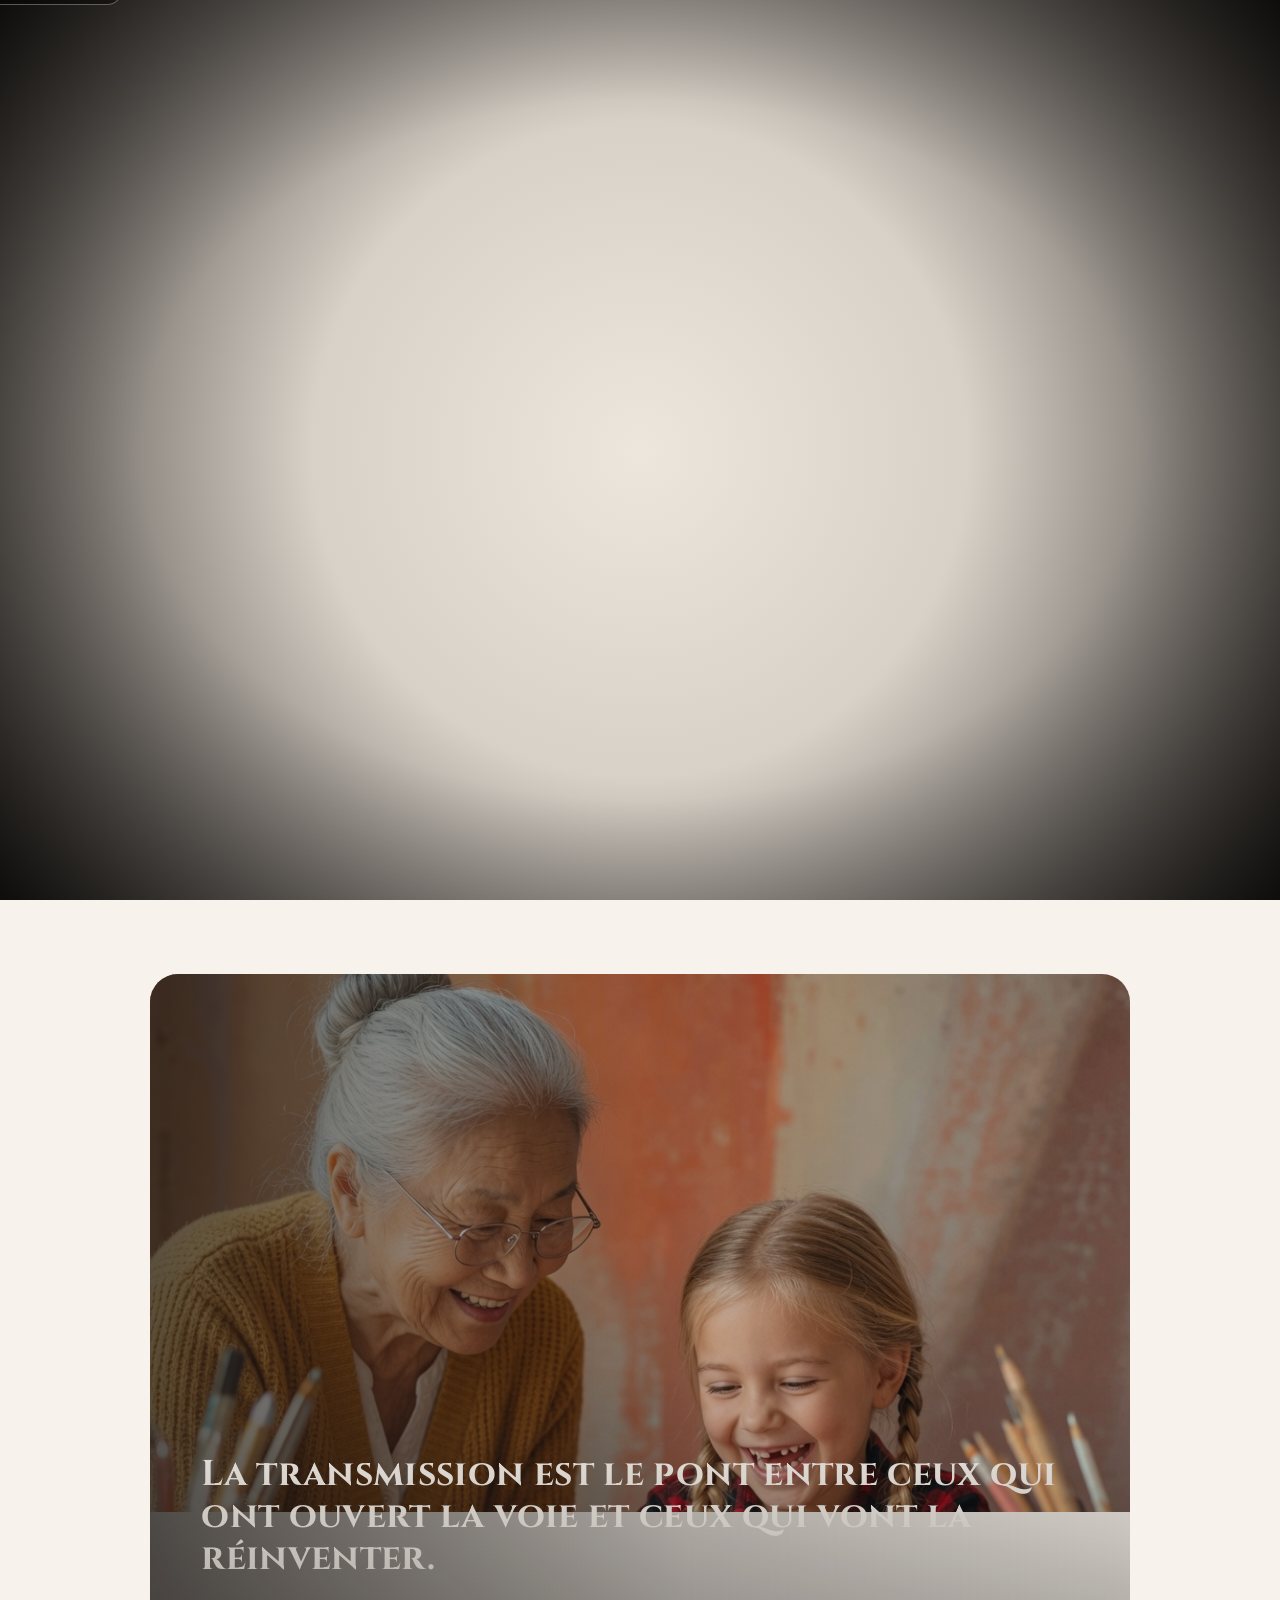
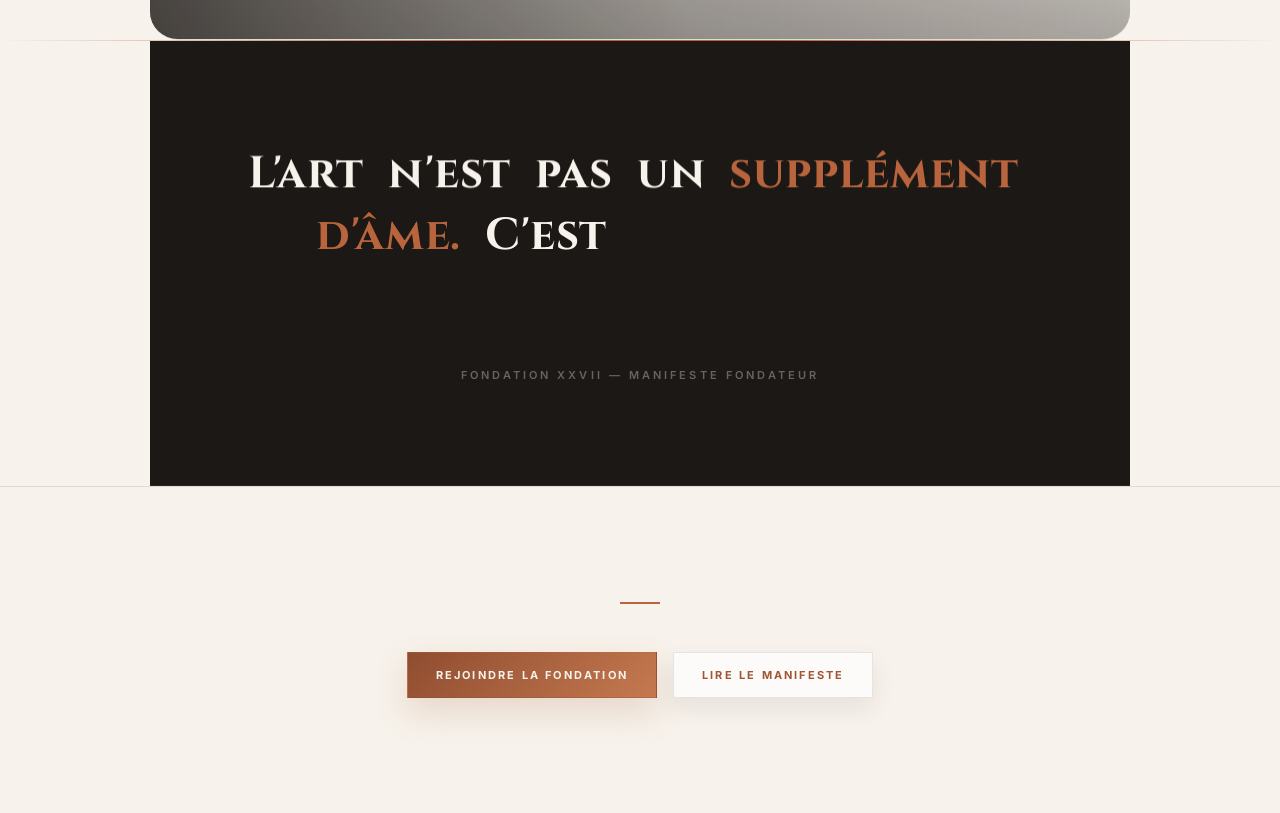
<file: index.html>
<!doctype html>
<html lang="fr">
<head>
<meta charset="utf-8">
<meta name="viewport" content="width=device-width, initial-scale=1">
<title>Accueil — Fondation XXVII</title>
<meta name="description" content="La Fondation XXVII accompagne les jeunes créateurs à travers l'art, l'éducation et la transmission.">
<meta property="og:title" content="Fondation XXVII — L'art pour révéler les talents">
<meta property="og:type" content="website">
<link rel="preconnect" href="https://fonts.googleapis.com">
<link rel="preconnect" href="https://fonts.gstatic.com" crossorigin>
<link href="https://fonts.googleapis.com/css2?family=Inter:wght@400;500;600;700;800&family=Cinzel:wght@600;700;800&display=swap" rel="stylesheet">
<link rel="stylesheet" href="assets/css/app.css">
<link rel="stylesheet" href="assets/css/upgrade.css">
<link rel="stylesheet" href="assets/css/multipage-version.css?v=expo-fondation-visible-20260623">
<link rel="stylesheet" href="editorial-model-upgrade.css">
<link rel="stylesheet" href="assets/css/finishing-touch.css">
<link rel="stylesheet" href="assets/css/cartier-level.css">
<link rel="stylesheet" href="assets/css/prestige.css">
<link rel="stylesheet" href="assets/css/portal-intro.css?v=intro-contain-20260623">
<link rel="stylesheet" href="assets/css/home-hotfix.css">
<link rel="stylesheet" href="assets/css/accueil-step1.css">
<link rel="stylesheet" href="assets/css/home-video-accueil.css">
  <link rel="stylesheet" href="assets/css/home-hero-video.css">
<link rel="stylesheet" href="assets/css/responsive-final.css?v=title-social-links-20260702">
</head>
<body class="page-home">

<div id="portal-gate">
  <video id="portal-v1" class="portal-video active" autoplay muted playsinline preload="auto" src="video%20d%20accueil.mp4"></video>
  <button class="portal-skip" type="button">Passer l'intro</button>
</div>

<a class="skip" href="#main">Aller au contenu</a>

<div class="page">

  <!-- Ticker -->
  <div class="xxvii-ticker">
    <div class="xxvii-ticker-inner">
      <span><em>Fondation XXVII</em>L'art pour révéler les talents</span>
      <span><em>Geneva · Paris · São Paulo · Shanghai · Tokyo</em>Une fondation internationale en naissance</span>
      <span><em>Academy</em>Premier programme d'ateliers · ouverture annoncée</span>
      <span><em>Rejoindre</em>partnerships@fondationxxvii.org</span>
      <span><em>Vision</em>L'art comme langage universel de transmission</span>
    </div>
  </div>

  <!-- Navigation -->
  <header class="topbar">
    <div class="brand-lockup brand-text-only"><span>Fondation XXVII</span></div>
    <nav class="nav" aria-label="Navigation principale">
      <a href="index.html">Accueil</a>
      <a href="manifeste.html">Manifeste</a>
      <a href="institut.html">Institut XXVII</a>
      <a href="academy.html">Academy</a>
      <a href="galerie.html">Galerie</a>
      <a href="mecenat.html">Mécénat</a>
      <a href="equipe.html">Maison XXVII</a>
      <a href="contact.html">Contact</a>
    </nav>
  </header>

  <main id="main">

    <!-- 1. HERO -->
    <section class="hero" id="page1">
      <div class="panel">
        
<div class="home-hero-video-wrap">
  <video class="home-hero-video" autoplay muted loop playsinline preload="metadata">
    <source src="accueil3.mp4" type="video/mp4">
  </video>
</div>

<div class="eyebrow">Fondation internationale · Art &amp; Transmission</div>
        <h1 class="hero-oneline" style="color:#7a3b1e;">FONDATION XXVII</h1>
        <p class="hero-essence">L'art comme langage de transmission, d'élévation et de reconnaissance.</p>
      </div>
      <aside class="side"></div>
        </div>
      </aside>
    </section>

    <!-- 2. CHALEUR HUMAINE -->
<div class="xxvii-human-moment xxvii-reveal">
      <img src="assets/img/transmission-intergenerationnelle-v2.png" alt="Grand-mère transmettant l'art de la peinture à sa petite-fille — Fondation XXVII">
      <div class="xxvii-human-overlay">
        <div class="xxvii-human-text">
          <p class="xxvii-human-caption">La transmission est le pont entre ceux qui ont ouvert la voie et ceux qui vont la réinventer.</p>
        </div>
      </div>
    </div>

    <div class="xxvii-divider-line xxvii-reveal"></div>

    <!-- 3. MANIFESTE ANIMÉ -->
    <div class="xxvii-manifeste-anim">
      <div class="xxvii-manifeste-words">
        <span class="word">L'art</span>
        <span class="word">n'est</span>
        <span class="word">pas</span>
        <span class="word">un</span>
        <span class="word gold">supplément</span>
        <span class="word gold">d'âme.</span>
        <span class="word">C'est</span>
        <span class="word">une</span>
        <span class="word">manière</span>
        <span class="word">d'entrer</span>
        <span class="word">dans</span>
        <span class="word gold">le</span>
        <span class="word gold">monde.</span>
      </div>
      <div class="xxvii-manifeste-sub">Fondation XXVII — Manifeste fondateur</div>
    </div>

    <!-- 5. APPEL -->
    <div class="xxvii-appel xxvii-reveal">
      <div class="xxvii-appel-actions">
        <a class="btn" href="contact.html">Rejoindre la Fondation</a>
        <a class="btn alt" href="manifeste.html">Lire le manifeste</a>
      </div>
    </div>

  </main>
</div>

<script src="assets/js/app.js?v=creator-credit-translations-20260702"></script>
<script src="assets/js/portal-intro.js?v=intro-video-5s-20260623"></script>
<script src="assets/js/prestige.js"></script>

<style id="tam-accueil-width-final-lock">
/* TAM LOCK FINAL — Accueil : largeur cohérente avec le bloc titre/vidéo */

/* 1. Le hero accueil reste centré, sans colonne droite */
section.hero#page1{
  display:block !important;
  width:min(92vw, 980px) !important;
  max-width:980px !important;
  margin-left:auto !important;
  margin-right:auto !important;
  padding-left:0 !important;
  padding-right:0 !important;
}

section.hero#page1 .panel{
  width:100% !important;
  max-width:980px !important;
  margin-left:auto !important;
  margin-right:auto !important;
  padding-left:0 !important;
  padding-right:0 !important;
  background:transparent !important;
  border:0 !important;
  box-shadow:none !important;
}

section.hero#page1 .side{
  display:none !important;
}

/* 2. Vidéo plus large mais contenue */
section.hero#page1 .home-hero-video-wrap{
  width:100% !important;
  max-width:980px !important;
  margin:0 auto 18px auto !important;
  border-radius:24px !important;
  overflow:hidden !important;
  box-shadow:0 26px 70px rgba(33,29,26,.18) !important;
}

section.hero#page1 .home-hero-video{
  width:100% !important;
  height:clamp(300px, 38vw, 520px) !important;
  object-fit:cover !important;
  object-position:center center !important;
  display:block !important;
}

@media(max-width:640px){
  section.hero#page1 .home-hero-video-wrap{
    background:#17110d !important;
    border-radius:18px !important;
  }

  section.hero#page1 .home-hero-video{
    height:auto !important;
    object-fit:contain !important;
    object-position:center center !important;
    background:#17110d !important;
  }
}

/* 3. Le titre garde la même largeur que la vidéo */
section.hero#page1 .eyebrow,
section.hero#page1 .hero-oneline{
  width:100% !important;
  max-width:980px !important;
  margin-left:auto !important;
  margin-right:auto !important;
}

section.hero#page1 .eyebrow{
  margin-top:0 !important;
  margin-bottom:10px !important;
  color:#9f5634 !important;
}

section.hero#page1 .hero-oneline{
  margin-bottom:8px !important;
}

section.hero#page1 .hero-essence{
  width:100% !important;
  max-width:720px !important;
  margin:0 auto !important;
  color:rgba(66,42,31,.74) !important;
  font-family:'Inter',sans-serif !important;
  font-size:clamp(15px,1.25vw,18px) !important;
  line-height:1.55 !important;
  text-align:center !important;
  letter-spacing:.01em !important;
}

/* 4. Les deux panneaux géants reprennent EXACTEMENT la largeur du hero */
.xxvii-manifeste-anim,
.xxvii-human-moment{
  width:min(92vw, 980px) !important;
  max-width:980px !important;
  margin-left:auto !important;
  margin-right:auto !important;
  left:auto !important;
  right:auto !important;
  transform:none !important;
}

/* 5. Le manifeste ne doit plus être pleine largeur */
.xxvii-manifeste-anim{
  padding-left:clamp(24px, 4vw, 70px) !important;
  padding-right:clamp(24px, 4vw, 70px) !important;
  border-radius:0 !important;
}

/* 6. Le panneau image ne doit plus être plein écran */
.xxvii-human-moment{
  min-height:auto !important;
  height:auto !important;
  max-height:none !important;
  overflow:hidden !important;
  border-radius:28px !important;
}

.xxvii-human-moment img{
  width:100% !important;
  height:clamp(320px, 42vw, 560px) !important;
  max-height:560px !important;
  object-fit:cover !important;
  object-position:center center !important;
  display:block !important;
}

/* 7. Overlay texte contenu dans la même largeur */
.xxvii-human-overlay,
.xxvii-human-text{
  max-width:100% !important;
}

/* 8. Sécurité : aucun bloc accueil ne dépasse */
#page1,
#page1 *,
.xxvii-manifeste-anim,
.xxvii-human-moment{
  box-sizing:border-box !important;
}
</style>

</body>
</html>
</file>
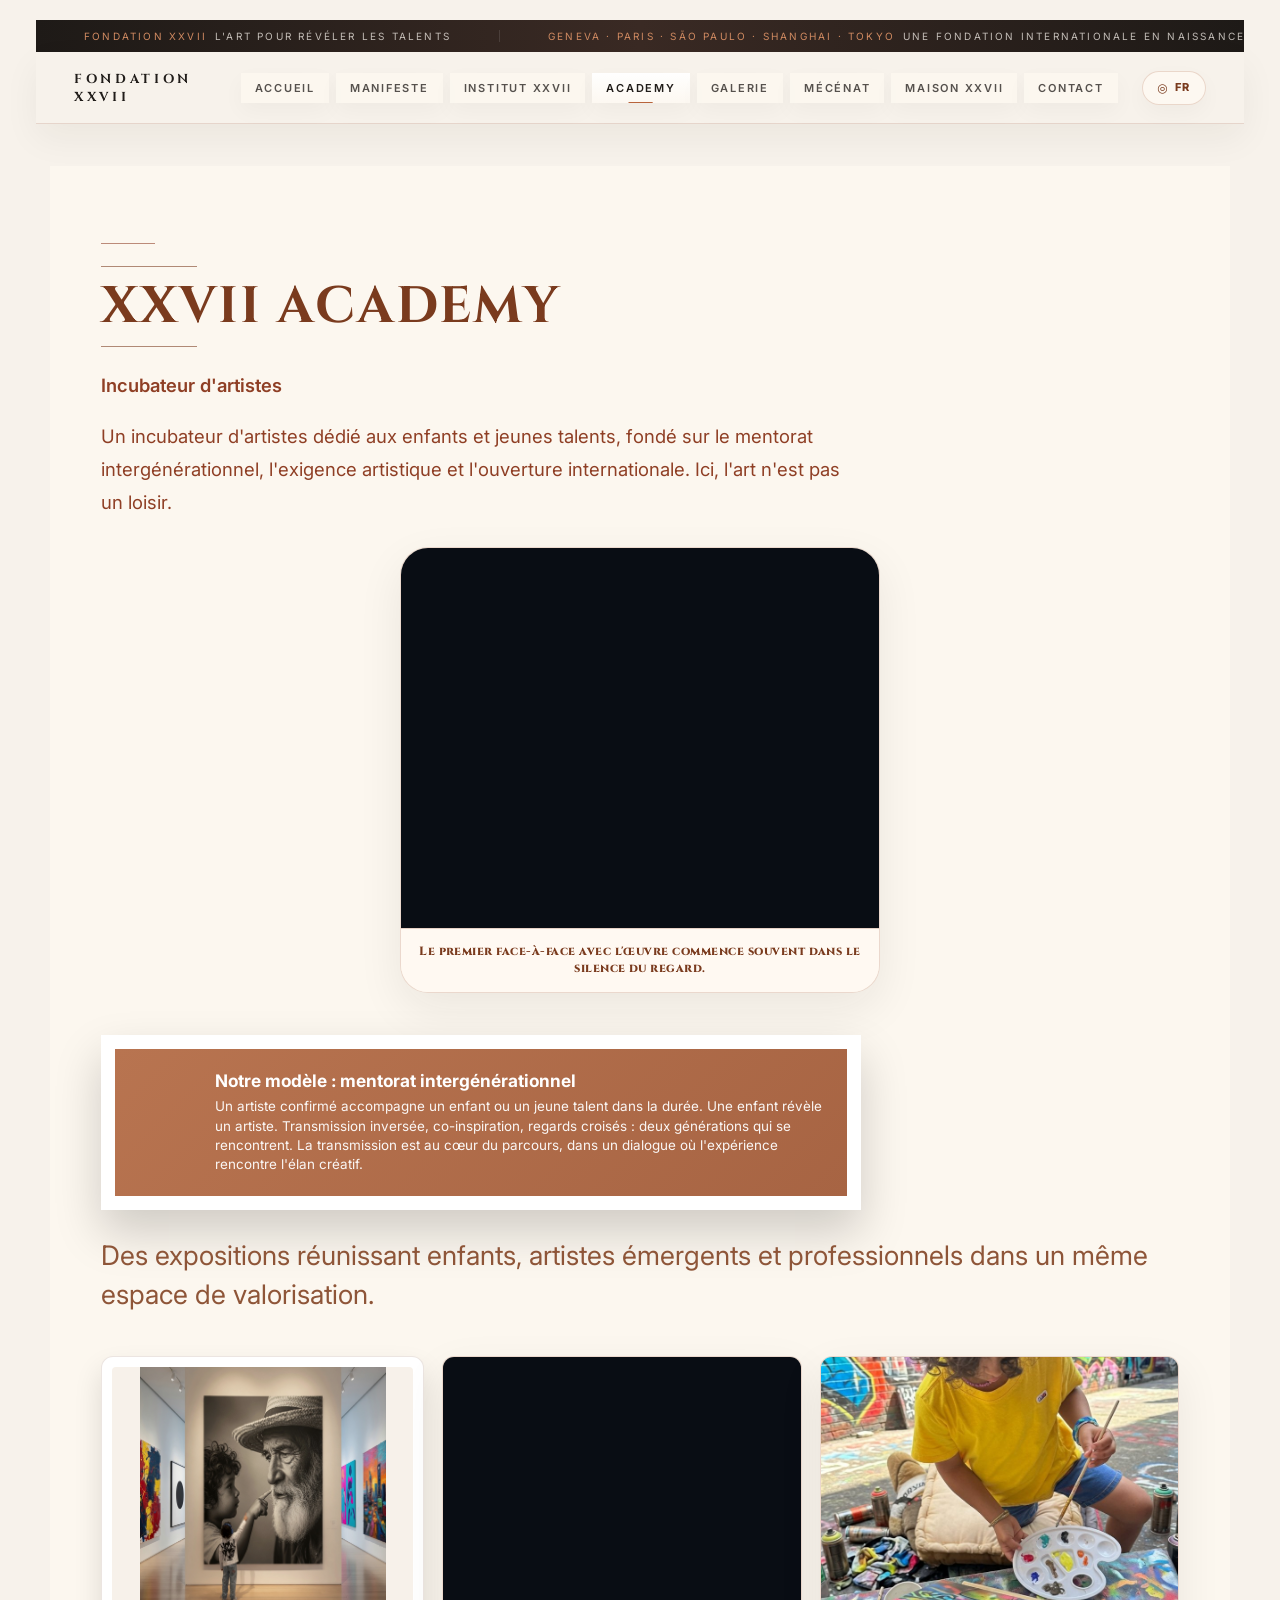
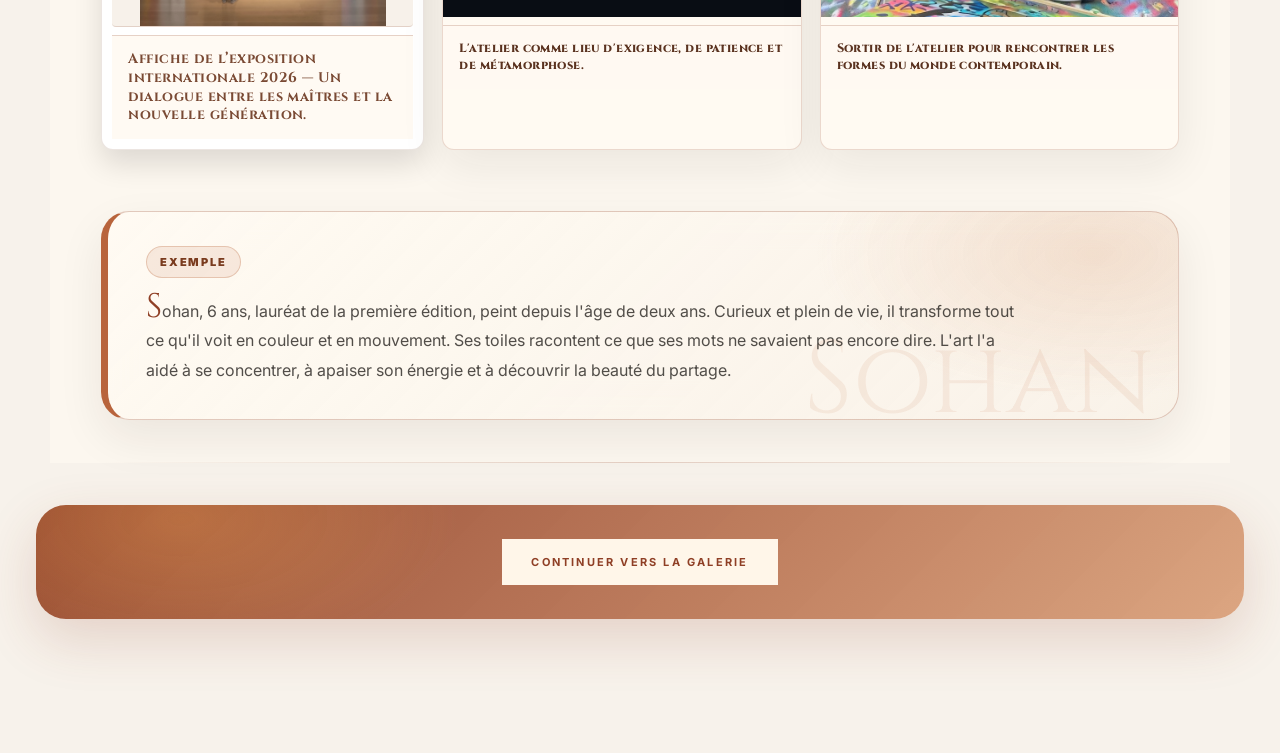
<file: academy.html>
<!doctype html>
<html lang="fr">
<head>
<meta charset="utf-8">
<meta name="viewport" content="width=device-width, initial-scale=1">
<title>XXVII Academy — Fondation XXVII</title>
<meta name="description" content="La Fondation XXVII accompagne les enfants, les jeunes créateurs et les artistes émergents à travers l'art, l'éducation et la transmission.">
<meta property="og:title" content="Fondation XXVII — Transmission culturelle par l'art">
<meta property="og:type" content="website">
<link rel="preconnect" href="https://fonts.googleapis.com">
<link rel="preconnect" href="https://fonts.gstatic.com" crossorigin>
<link href="https://fonts.googleapis.com/css2?family=Inter:wght@400;500;600;700;800;900&family=Cinzel:wght@600;700;800&display=swap" rel="stylesheet">
<link rel="stylesheet" href="assets/css/app.css">
<link rel="stylesheet" href="assets/css/upgrade.css">
<link rel="stylesheet" href="assets/css/multipage-version.css?v=expo-fondation-visible-20260623">
<link rel="stylesheet" href="editorial-model-upgrade.css">
<link rel="stylesheet" href="assets/css/finishing-touch.css">
<link rel="stylesheet" href="assets/css/cartier-level.css">
<link rel="stylesheet" href="assets/css/prestige.css">
<link rel="stylesheet" href="assets/css/academy-step.css">
<link rel="stylesheet" href="assets/css/responsive-final.css?v=title-social-links-20260702">
</head>
<body class="page-academy">
<a class="skip" href="#main">Aller au contenu</a>
<div class="page">

<div class="xxvii-ticker">
  <div class="xxvii-ticker-inner">
    <span><em>Fondation XXVII</em>L'art pour révéler les talents</span>
    <span><em>Geneva · Paris · São Paulo · Shanghai · Tokyo</em>Une fondation internationale en naissance</span>
    <span><em>Academy</em>Premier programme d'ateliers · ouverture annoncée</span>
    <span><em>Rejoindre</em>partnerships@fondationxxvii.org</span>
    <span><em>Vision</em>L'art comme langage universel de transmission</span>
  </div>
</div>

<header class="topbar">
  <div class="brand-lockup brand-text-only"><span>Fondation XXVII</span></div>
  <nav class="nav" aria-label="Navigation principale">
    <a href="index.html">Accueil</a>
    <a href="manifeste.html">Manifeste</a>
    <a href="institut.html">Institut XXVII</a>
    <a href="academy.html">Academy</a>
    <a href="galerie.html">Galerie</a>
    <a href="mecenat.html">Mécénat</a>
    <a href="equipe.html">Maison XXVII</a>
    <a href="contact.html">Contact</a>
  </nav>
</header>

<main id="main" class="multipage-main">

<section class="section" id="page5">
  <div class="page-num">Academy</div>
  <h2 class="section-title xxvii-lined-title" style="white-space:nowrap;">XXVII ACADEMY</h2>
  <p class="lead section-intro" style="font-weight:600;font-size:1.15em;margin-top:0.2em;margin-bottom:1.2em;">Incubateur d'artistes</p>
  <p class="lead section-intro academy-incubateur-lead">Un incubateur d'artistes dédié aux enfants et jeunes talents, fondé sur le mentorat intergénérationnel, l'exigence artistique et l'ouverture internationale. Ici, l'art n'est pas un loisir.</p>

<figure class="visual-card academy-video-top-tam video-card">
      <video class="academy-video" autoplay muted loop playsinline preload="metadata" aria-label="Le contact de l'enfant avec l'artiste">
        <source src="assets/video/contact-enfant-artiste.mp4" type="video/mp4">
        Votre navigateur ne peut pas lire cette vidéo.
      </video>
      <figcaption>Le premier face-à-face avec l'œuvre commence souvent dans le silence du regard.</figcaption>
    </figure>

  <div class="academy-model-strip" aria-label="Modèle pédagogique XXVII">
    <div class="academy-model-icon" aria-hidden="true"></div>
    <div class="academy-model-text">
      <strong>Notre modèle : mentorat intergénérationnel</strong>
      <p>Un artiste confirmé accompagne un enfant ou un jeune talent dans la durée. Une enfant révèle un artiste. Transmission inversée, co-inspiration, regards croisés : deux générations qui se rencontrent. La transmission est au cœur du parcours, dans un dialogue où l'expérience rencontre l'élan créatif.</p>
    </div>
  </div>

  <div class="academy-expositions-block">
    <p class="lead section-intro academy-expositions-lead">Des expositions réunissant enfants, artistes émergents et professionnels dans un même espace de valorisation.</p>
    
  </div>

  <div class="visual-grid academy-visuals">
    <figure class="visual-card academy-exposition-poster">
      <img src="assets/img/enfant-regarde-enfant.png" alt="Enfant face à une œuvre monumentale en galerie" loading="lazy" decoding="async">
      <figcaption>Affiche de l’exposition internationale 2026 — Un dialogue entre les maîtres et la nouvelle génération.</figcaption>
    </figure>
    
    <figure class="visual-card video-card">
      <video class="academy-video" autoplay muted loop playsinline preload="metadata" aria-label="L'atelier des enfants, lieu d'exigence et de métamorphose">
        <source src="assets/video/atelier-enfants.mp4" type="video/mp4">
        Votre navigateur ne peut pas lire cette vidéo.
      </video>
      <figcaption>L'atelier comme lieu d'exigence, de patience et de métamorphose.</figcaption>
    </figure>
    <figure class="visual-card video-card">
      <video class="academy-video" autoplay muted loop playsinline preload="metadata" poster="assets/img/academy-street-art.jpg" aria-label="Jeune artiste créant hors les murs">
        <source src="grok-video-db164b81-4487-42cb-8712-42ea4e502f87%20(3).mp4" type="video/mp4">
        Votre navigateur ne peut pas lire cette vidéo.
      </video>
      <figcaption>Sortir de l'atelier pour rencontrer les formes du monde contemporain.</figcaption>
    </figure>
  </div>

  <div class="divider"></div>

  <div class="brown academy-example-card">
    <strong>Exemple</strong>
    <p>Sohan, 6 ans, lauréat de la première édition, peint depuis l'âge de deux ans. Curieux et plein de vie, il transforme tout ce qu'il voit en couleur et en mouvement. Ses toiles racontent ce que ses mots ne savaient pas encore dire. L'art l'a aidé à se concentrer, à apaiser son énergie et à découvrir la beauté du partage.</p>
  </div>
</section>

<div class="page-next-link academy-next-link">
  <a class="btn" href="galerie.html">Continuer vers la galerie</a>
</div>
</main>
</div>
<script src="assets/js/app.js?v=creator-credit-translations-20260702"></script>
<script src="assets/js/prestige.js"></script>
</body>
</html>
</file>
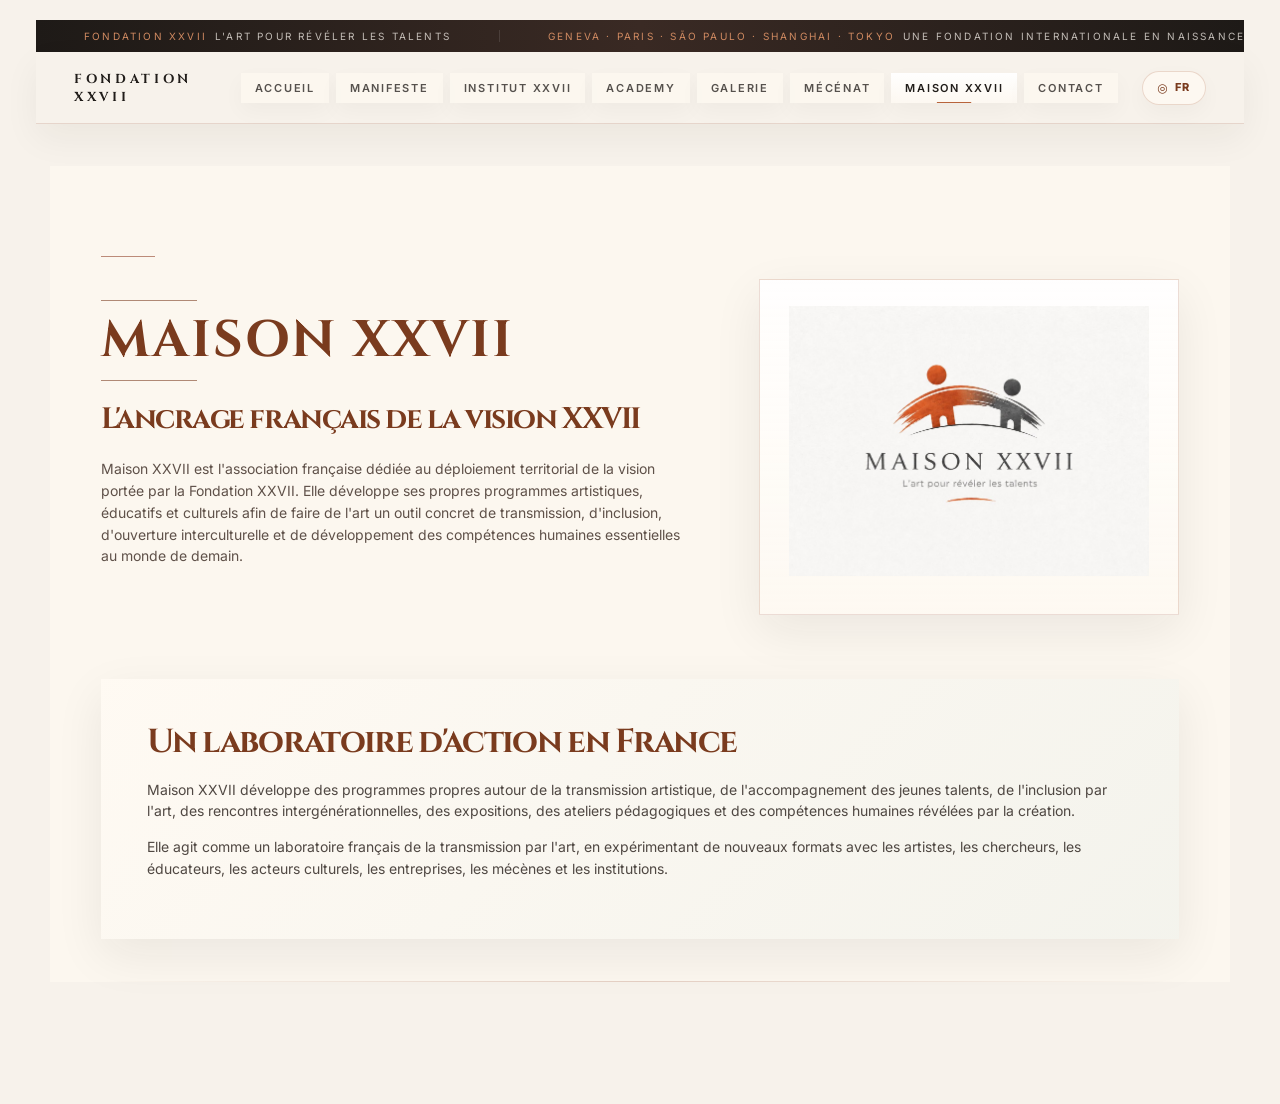
<file: equipe.html>
<!doctype html>
<html lang="fr">
<head>
<meta charset="utf-8">
<meta name="viewport" content="width=device-width, initial-scale=1">
<title>Maison XXVII — Fondation XXVII</title>
<meta name="description" content="La Fondation XXVII accompagne les enfants, les jeunes créateurs et les artistes émergents à travers l’art, l’éducation et la transmission.">
<meta property="og:title" content="Fondation XXVII — Transmission culturelle par l’art">
<meta property="og:description" content="La Fondation XXVII accompagne les enfants, les jeunes créateurs et les artistes émergents à travers l’art, l’éducation et la transmission.">
<meta property="og:type" content="website">
<meta property="og:image" content="grok-image-b3504fb1-696f-4ca2-b0f3-4447067c842b%20(1).jpg">
<meta name="twitter:card" content="summary_large_image">
<meta name="twitter:image" content="grok-image-b3504fb1-696f-4ca2-b0f3-4447067c842b%20(1).jpg">
<link rel="preconnect" href="https://fonts.googleapis.com">
<link rel="preconnect" href="https://fonts.gstatic.com" crossorigin>
<link href="https://fonts.googleapis.com/css2?family=Inter:wght@400;500;600;700;800;900&family=Cinzel:wght@600;700;800&display=swap" rel="stylesheet">
<link rel="stylesheet" href="assets/css/app.css">
<link rel="stylesheet" href="assets/css/upgrade.css">
<link rel="stylesheet" href="assets/css/multipage-version.css">
<link rel="stylesheet" href="assets/css/intro-wire.css">
<link rel="stylesheet" href="editorial-model-upgrade.css">
<link rel="stylesheet" href="assets/css/finishing-touch.css">
<link rel="stylesheet" href="assets/css/cartier-level.css">
<link rel="stylesheet" href="assets/css/prestige.css">
<!-- <script src="assets/js/intro-controller.js" defer></script> -->
<link rel="stylesheet" href="assets/css/equipe-maison-step2.css">
<link rel="stylesheet" href="assets/css/responsive-final.css?v=title-social-links-20260702">
</head>
<body class="page-equipe">
<a class="skip" href="#main">Aller au contenu</a>
<div class="page">

<div class="xxvii-ticker">
  <div class="xxvii-ticker-inner">
    <span><em>Fondation XXVII</em>L'art pour révéler les talents</span>
    <span><em>Geneva · Paris · São Paulo · Shanghai · Tokyo</em>Une fondation internationale en naissance</span>
    <span><em>Academy</em>Premier programme d'ateliers · ouverture annoncée</span>
    <span><em>Rejoindre</em>partnerships@fondationxxvii.org</span>
    <span><em>Vision</em>L'art comme langage universel de transmission</span>
  </div>
</div>

<header class="topbar">
  <div class="brand-lockup brand-text-only"><span>Fondation XXVII</span></div>
  <nav class="nav" aria-label="Navigation principale">
      <a href="index.html">Accueil</a>
      <a href="manifeste.html">Manifeste</a>
      <a href="institut.html">Institut XXVII</a>
      <a href="academy.html">Academy</a>
      <a href="galerie.html">Galerie</a>
      <a href="mecenat.html">Mécénat</a>
      <a href="equipe.html">Maison XXVII</a>
      <a href="contact.html">Contact</a>
    </nav>
</header>
<main id="main" class="multipage-main">
<section class="section equipe-maison-page" aria-label="Maison XXVII">
  <div class="page-num">Maison XXVII</div>

  <div class="equipe-maison-hero">
    <div class="equipe-maison-copy">
      <h1 class="section-title xxvii-lined-title">MAISON XXVII</h1>
      <h2 class="equipe-maison-subtitle">L'ancrage français de la vision XXVII</h2>
      <p class="lead">
        Maison XXVII est l'association française dédiée au déploiement territorial de la vision portée par la Fondation XXVII. Elle développe ses propres programmes artistiques, éducatifs et culturels afin de faire de l'art un outil concret de transmission, d'inclusion, d'ouverture interculturelle et de développement des compétences humaines essentielles au monde de demain.
      </p>
    </div>

    <figure class="equipe-maison-logo">
      <img src="assets/img/maison-xxvii-logo-francais.png" alt="Logo Maison XXVII — L'art pour révéler les talents" loading="lazy" decoding="async">
    </figure>
  </div>

  <div class="equipe-maison-lab">
    <h2>Un laboratoire d'action en France</h2>
    <p>
      Maison XXVII développe des programmes propres autour de la transmission artistique, de l'accompagnement des jeunes talents, de l'inclusion par l'art, des rencontres intergénérationnelles, des expositions, des ateliers pédagogiques et des compétences humaines révélées par la création.
    </p>
    <p>
      Elle agit comme un laboratoire français de la transmission par l'art, en expérimentant de nouveaux formats avec les artistes, les chercheurs, les éducateurs, les acteurs culturels, les entreprises, les mécènes et les institutions.
    </p>
  </div>
</section>
</main>
</div>
<script src="assets/js/app.js?v=creator-credit-translations-20260702"></script>
<script src="assets/js/prestige.js"></script>
</body>
</html>
</file>
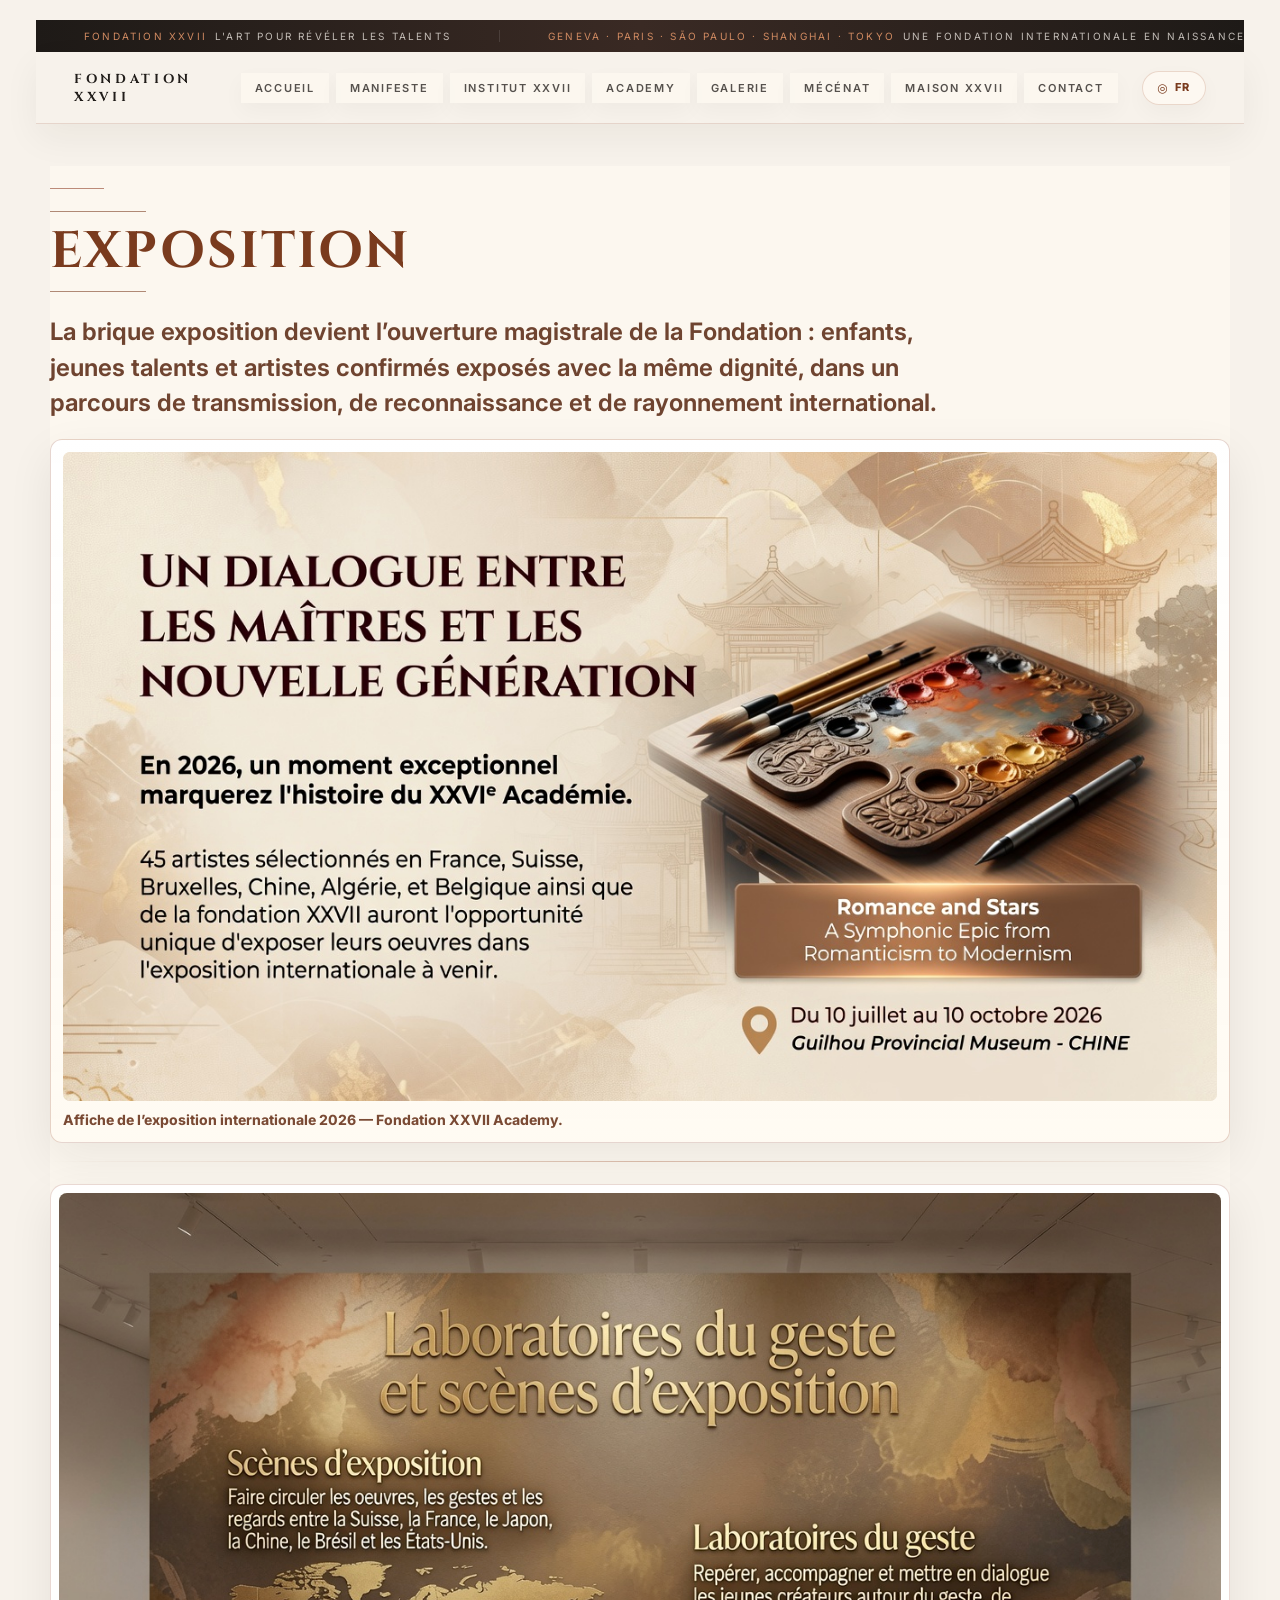
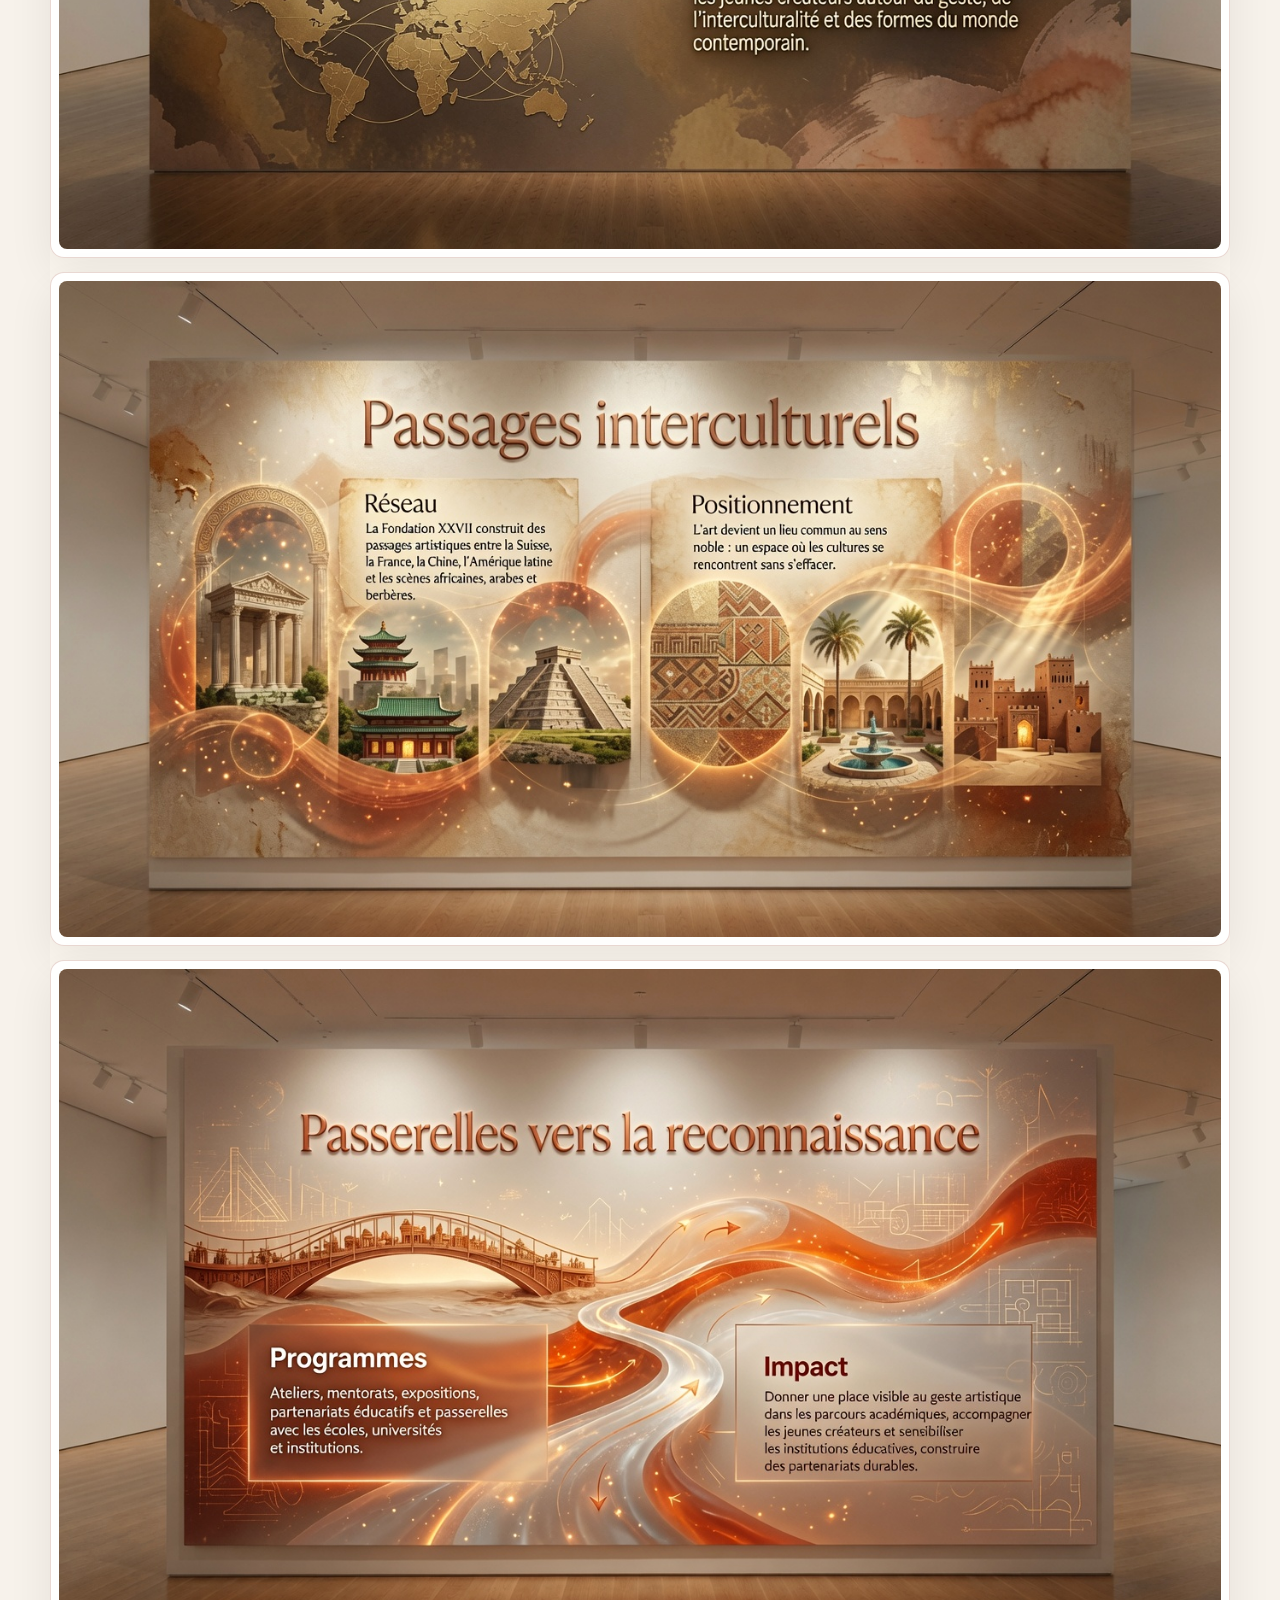
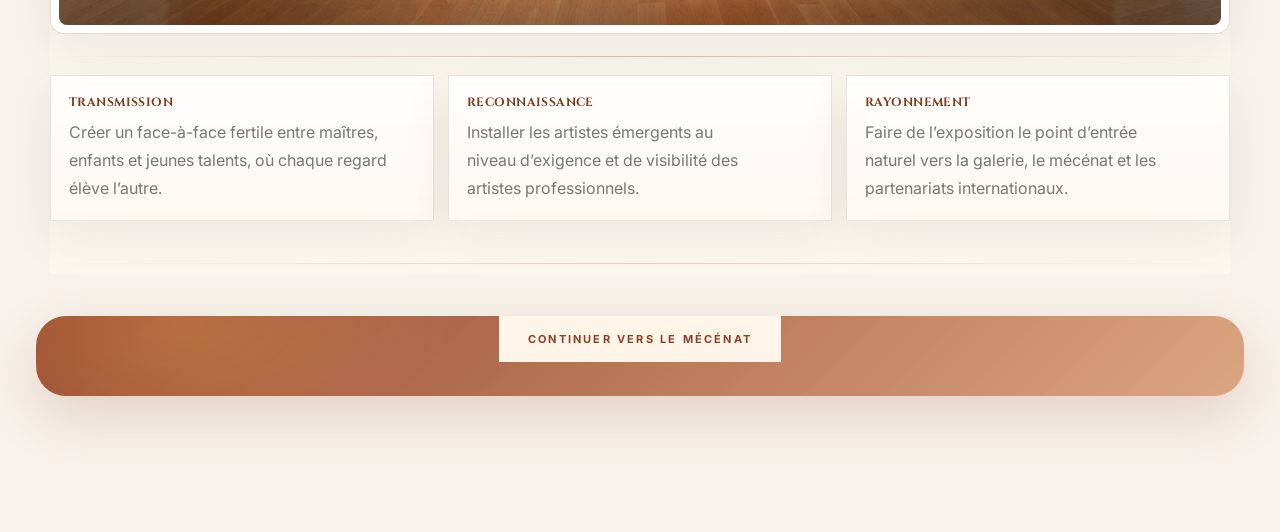
<file: exposition.html>
<!doctype html>
<html lang="fr">
<head>
<meta charset="utf-8">
<meta name="viewport" content="width=device-width, initial-scale=1">
<title>Exposition internationale — Fondation XXVII</title>
<meta name="description" content="Exposition internationale Fondation XXVII Academy — dialogue entre les maîtres, les enfants et la nouvelle génération.">
<meta property="og:title" content="Fondation XXVII — Exposition internationale 2026">
<meta property="og:description" content="Un dialogue entre les maîtres et la nouvelle génération.">
<meta property="og:type" content="website">
<meta property="og:image" content="assets/img/academy-dialogue-maitres-nouvelle-generation.jpg">
<meta name="twitter:card" content="summary_large_image">
<meta name="twitter:image" content="assets/img/academy-dialogue-maitres-nouvelle-generation.jpg">
<link rel="preconnect" href="https://fonts.googleapis.com">
<link rel="preconnect" href="https://fonts.gstatic.com" crossorigin>
<link href="https://fonts.googleapis.com/css2?family=Inter:wght@400;500;600;700;800;900&family=Cinzel:wght@600;700;800&display=swap" rel="stylesheet">
<link rel="stylesheet" href="assets/css/app.css">
<link rel="stylesheet" href="assets/css/upgrade.css">
<link rel="stylesheet" href="assets/css/multipage-version.css?v=expo-fondation-visible-20260623">
<link rel="stylesheet" href="assets/css/intro-wire.css">
<link rel="stylesheet" href="editorial-model-upgrade.css">
<link rel="stylesheet" href="assets/css/finishing-touch.css">
<link rel="stylesheet" href="assets/css/cartier-level.css">
<link rel="stylesheet" href="assets/css/prestige.css">
<link rel="stylesheet" href="assets/css/responsive-final.css?v=title-social-links-20260702">
</head>
<body class="page-exposition">
<a class="skip" href="#main">Aller au contenu</a>
<div class="page">

<div class="xxvii-ticker">
  <div class="xxvii-ticker-inner">
    <span><em>Fondation XXVII</em>L'art pour révéler les talents</span>
    <span><em>Geneva · Paris · São Paulo · Shanghai · Tokyo</em>Une fondation internationale en naissance</span>
    <span><em>Academy</em>Premier programme d'ateliers · ouverture annoncée</span>
    <span><em>Rejoindre</em>partnerships@fondationxxvii.org</span>
    <span><em>Vision</em>L'art comme langage universel de transmission</span>
  </div>
</div>

<header class="topbar">
  <div class="brand-lockup brand-text-only"><span>Fondation XXVII</span></div>
  <nav class="nav" aria-label="Navigation principale">
    <a href="index.html">Accueil</a>
    <a href="manifeste.html">Manifeste</a>
    <a href="institut.html">Institut XXVII</a>
    <a href="academy.html">Academy</a>
    <a href="galerie.html">Galerie</a>
    <a href="mecenat.html">Mécénat</a>
    <a href="equipe.html">Maison XXVII</a>
    <a href="contact.html">Contact</a>
  </nav>
</header>

<main id="main" class="multipage-main">
  <section class="section exposition-opening" id="exposition-maitres-nouvelle-generation">
    <div class="page-num">Exposition internationale 2026</div>
    <h1 class="exposition-opening-title">EXPOSITION</h1>
    <p class="lead exposition-opening-lead">La brique exposition devient l’ouverture magistrale de la Fondation : enfants, jeunes talents et artistes confirmés exposés avec la même dignité, dans un parcours de transmission, de reconnaissance et de rayonnement international.</p>
    <figure class="exposition-opening-poster">
      <img src="assets/img/academy-dialogue-maitres-nouvelle-generation.jpg" alt="Un dialogue entre les maîtres et la nouvelle génération — exposition XXVII Academy" loading="eager" decoding="async">
      <figcaption>Affiche de l’exposition internationale 2026 — Fondation XXVII Academy.</figcaption>
    </figure>
    <div class="exposition-bandeaux" aria-label="Bandeaux de l'exposition">
      <figure>
        <img src="assets/img/laboratoire-du-geste-scene-exposition-3.jpg" alt="Laboratoires du geste et scènes d’exposition" loading="eager" decoding="async">
      </figure>
      <figure>
        <img src="passage interculturels.jpg" alt="Passages interculturels" loading="lazy" decoding="async">
      </figure>
      <figure>
        <img src="passerelle vers la reconnaissance.jpg" alt="Passerelles vers la reconnaissance" loading="lazy" decoding="async">
      </figure>
    </div>
    <div class="exposition-opening-grid" aria-label="Axes de l'exposition">
      <article class="info"><strong>Transmission</strong><p>Créer un face-à-face fertile entre maîtres, enfants et jeunes talents, où chaque regard élève l’autre.</p></article>
      <article class="info"><strong>Reconnaissance</strong><p>Installer les artistes émergents au niveau d’exigence et de visibilité des artistes professionnels.</p></article>
      <article class="info"><strong>Rayonnement</strong><p>Faire de l’exposition le point d’entrée naturel vers la galerie, le mécénat et les partenariats internationaux.</p></article>
    </div>
  </section>

  <div class="page-next-link exposition-next-link">
    <a class="btn" href="mecenat.html">Continuer vers le mécénat</a>
  </div>
</main>
</div>
<script src="assets/js/app.js?v=creator-credit-translations-20260702"></script>
<script src="assets/js/prestige.js"></script>
</body>
</html>
</file>
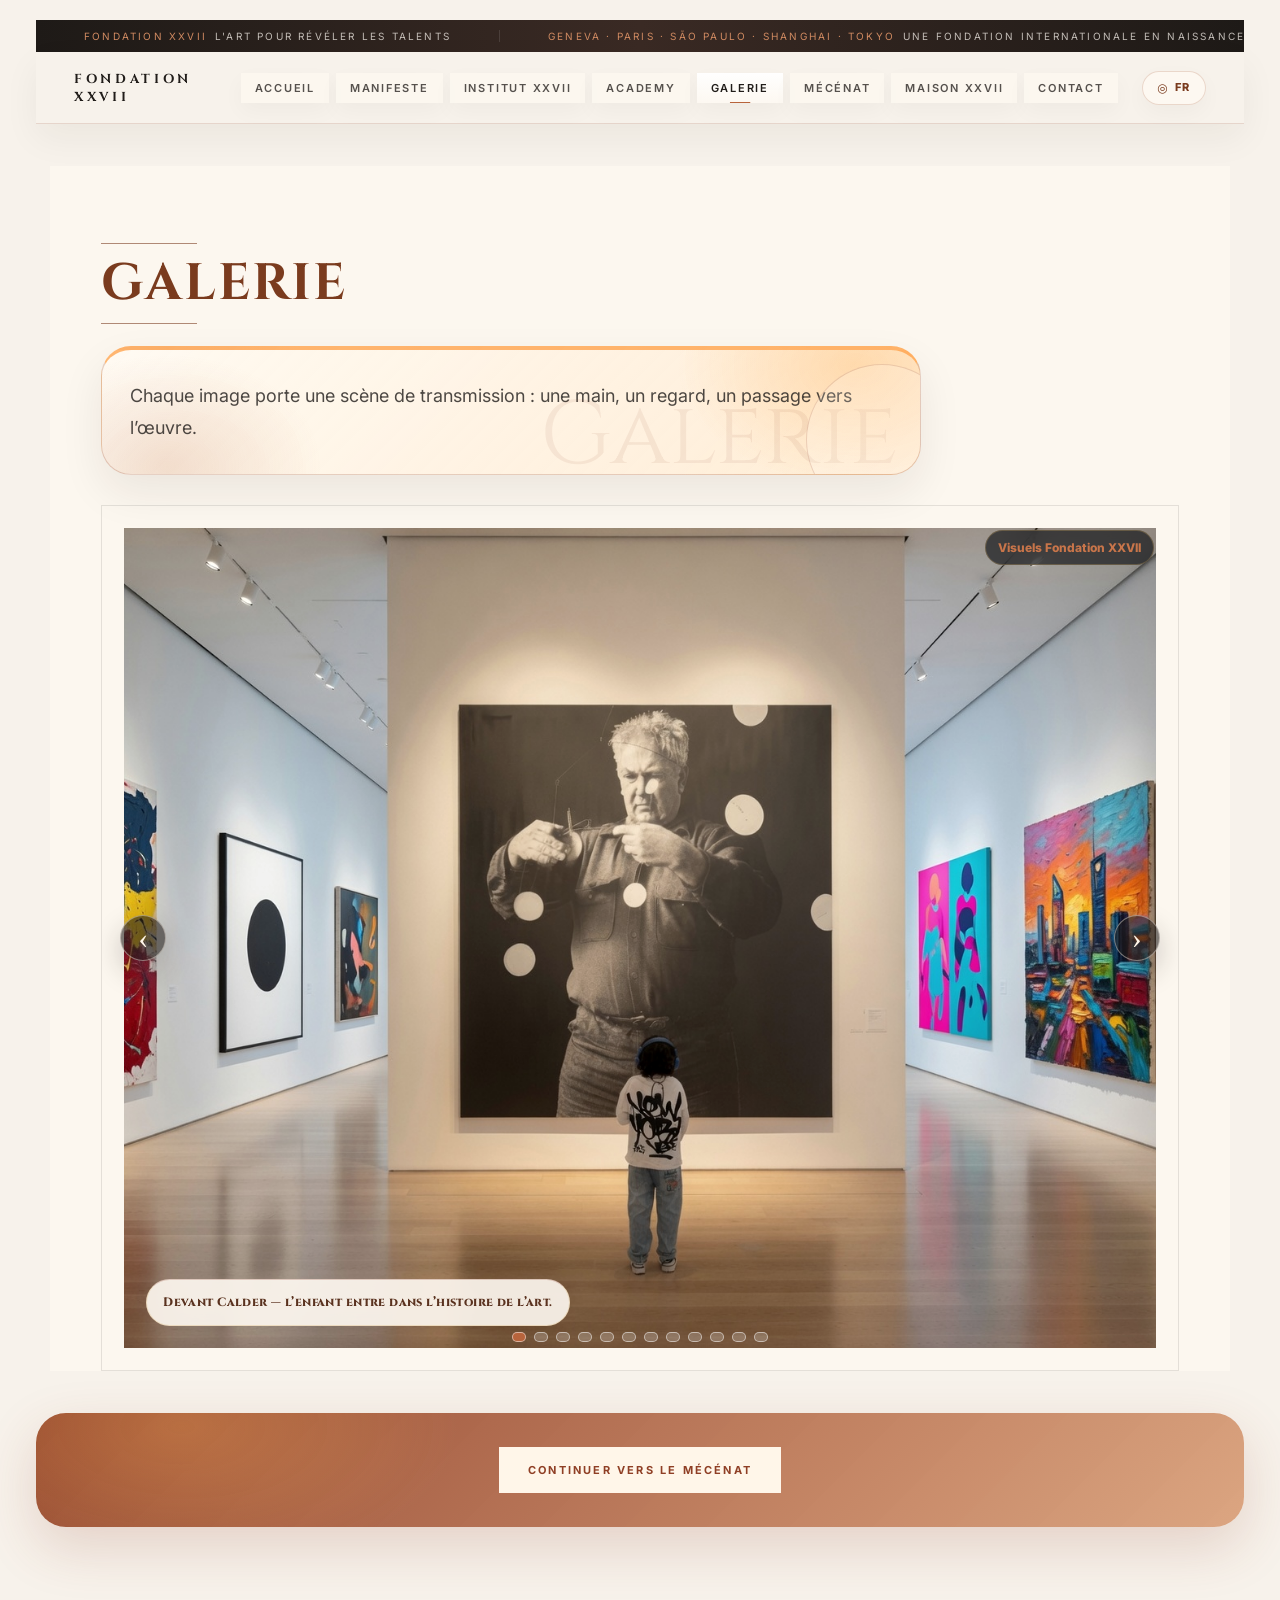
<file: galerie.html>
<!doctype html>
<html lang="fr">
<head>
<meta charset="utf-8">
<meta name="viewport" content="width=device-width, initial-scale=1">
<title>Galerie — Fondation XXVII</title>
<meta name="description" content="La Fondation XXVII accompagne les enfants, les jeunes créateurs et les artistes émergents à travers l’art, l’éducation et la transmission.">
<meta property="og:title" content="Fondation XXVII — Transmission culturelle par l’art">
<meta property="og:description" content="La Fondation XXVII accompagne les enfants, les jeunes créateurs et les artistes émergents à travers l’art, l’éducation et la transmission.">
<meta property="og:type" content="website">
<meta property="og:image" content="grok-image-b3504fb1-696f-4ca2-b0f3-4447067c842b%20(1).jpg">
<meta name="twitter:card" content="summary_large_image">
<meta name="twitter:image" content="grok-image-b3504fb1-696f-4ca2-b0f3-4447067c842b%20(1).jpg">
<link rel="preconnect" href="https://fonts.googleapis.com">
<link rel="preconnect" href="https://fonts.gstatic.com" crossorigin>
<link href="https://fonts.googleapis.com/css2?family=Inter:wght@400;500;600;700;800;900&family=Cinzel:wght@600;700;800&display=swap" rel="stylesheet">
<link rel="stylesheet" href="assets/css/app.css">
<link rel="stylesheet" href="assets/css/upgrade.css">
<link rel="stylesheet" href="assets/css/multipage-version.css">
<link rel="stylesheet" href="assets/css/intro-wire.css">
<link rel="stylesheet" href="editorial-model-upgrade.css">
<link rel="stylesheet" href="assets/css/finishing-touch.css">
<link rel="stylesheet" href="assets/css/cartier-level.css">
<link rel="stylesheet" href="assets/css/prestige.css">
<link rel="stylesheet" href="assets/css/responsive-final.css?v=title-social-links-20260702">
<!-- <script src="assets/js/intro-controller.js" defer></script> -->
</head>
<body class="page-galerie">
<a class="skip" href="#main">Aller au contenu</a>
<div class="page">

<div class="xxvii-ticker">
  <div class="xxvii-ticker-inner">
    <span><em>Fondation XXVII</em>L'art pour révéler les talents</span>
    <span><em>Geneva · Paris · São Paulo · Shanghai · Tokyo</em>Une fondation internationale en naissance</span>
    <span><em>Academy</em>Premier programme d'ateliers · ouverture annoncée</span>
    <span><em>Rejoindre</em>partnerships@fondationxxvii.org</span>
    <span><em>Vision</em>L'art comme langage universel de transmission</span>
  </div>
</div>

<header class="topbar">
  <div class="brand-lockup brand-text-only"><span>Fondation XXVII</span></div>
  <nav class="nav" aria-label="Navigation principale">
      <a href="index.html">Accueil</a>
      <a href="manifeste.html">Manifeste</a>
      <a href="institut.html">Institut XXVII</a>
      <a href="academy.html">Academy</a>
      <a href="galerie.html">Galerie</a>
      <a href="mecenat.html">Mécénat</a>
      <a href="equipe.html">Maison XXVII</a>
      <a href="contact.html">Contact</a>
    </nav>
</header>
<main id="main" class="multipage-main">
<section class="section gallery" id="galerie"><div class="page-num">Galerie XXVII</div><h2 class="section-title">GALERIE</h2><p class="lead galerie-street-intro">Chaque image porte une scène de transmission : une main, un regard, un passage vers l’œuvre.</p><div class="slider" data-slider><button class="slider-btn prev" type="button" aria-label="Image précédente">‹</button><div class="slides"><figure class="slide active"><img src="assets/img/galerie-enfant-calder.jpg" alt="Jeune enfant découvrant un portrait d’Alexander Calder en exposition" decoding="async"><figcaption>Devant Calder — l’enfant entre dans l’histoire de l’art.</figcaption></figure><figure class="slide"><img src="assets/img/deux-enfants-face-picasso.jpg" alt="Deux enfants face à une œuvre de Picasso en galerie" loading="lazy" decoding="async"><figcaption>Face aux maîtres, le regard des enfants ouvre un dialogue nouveau.</figcaption></figure><figure class="slide"><img src="assets/img/papa-et-son-fils-au-musee.jpg" alt="Un père et son fils découvrant une sculpture au musée" loading="lazy" decoding="async"><figcaption>Le musée devient un lieu de passage entre générations.</figcaption></figure><figure class="slide"><img src="assets/img/gallery-children-colors.jpg" alt="Enfants et transmission artistique dans une galerie" loading="lazy" decoding="async"><figcaption>La transmission commence là où l’enfant ose laisser une trace.</figcaption></figure><figure class="slide"><img src="assets/img/gallery-workshop-exhibition.jpg" alt="Atelier de jeunes artistes présenté en galerie" loading="lazy" decoding="async"><figcaption>Faire passer le geste de l’intime vers le public.</figcaption></figure><figure class="slide"><img src="assets/img/gallery-hands-painting.jpg" alt="Mains d’enfants en création artistique exposées en galerie" loading="lazy" decoding="async"><figcaption>Avant les mots, il y a la main, la couleur et le regard.</figcaption></figure><figure class="slide"><img src="assets/img/galerie-enfant-monet.jpg" alt="Jeune enfant face à un portrait de Claude Monet en exposition" loading="lazy" decoding="async"><figcaption>Devant Monet — le regard d’aujourd’hui rencontre les maîtres.</figcaption></figure><figure class="slide"><img src="assets/img/deux-enfants-sculpture.jpg" alt="Deux enfants main dans la main face à une sculpture en galerie" loading="lazy" decoding="async"><figcaption>Face à la sculpture — deux regards apprennent ensemble le silence de l’œuvre.</figcaption></figure><figure class="slide"><img src="assets/img/gallery-inclusion-art.jpg" alt="Inclusion artistique et jeunes talents dans une galerie" loading="lazy" decoding="async"><figcaption>Rendre l’art accessible, sans réduire son exigence.</figcaption></figure><figure class="slide"><img src="assets/img/gallery-featured-exhibition.jpg" alt="Œuvre de jeune artiste mise en scène dans une galerie" loading="lazy" decoding="async"><figcaption>Placer l’œuvre du jeune talent au centre du regard.</figcaption></figure><figure class="slide"><img src="gn5BN.jpg" alt="Jeune fille portant symboliquement le globe" loading="lazy" decoding="async"><figcaption>Soutenir un enfant créateur, c’est ouvrir un monde possible.</figcaption></figure><figure class="slide"><img src="xAIFY.jpg" alt="Plusieurs enfants peignant ensemble une toile" loading="lazy" decoding="async"><figcaption>Créer ensemble, apprendre à regarder ensemble.</figcaption></figure></div><button class="slider-btn next" type="button" aria-label="Image suivante">›</button><div class="dots" aria-label="Pagination du slider"></div></div></section>

<div class="page-next-link galerie-next-link">
  <a class="btn" href="mecenat.html">Continuer vers le mécénat</a>
</div>
</main>
</div>
<script src="assets/js/app.js?v=creator-credit-translations-20260702"></script>
<script src="assets/js/prestige.js"></script>
</body>
</html>
</file>
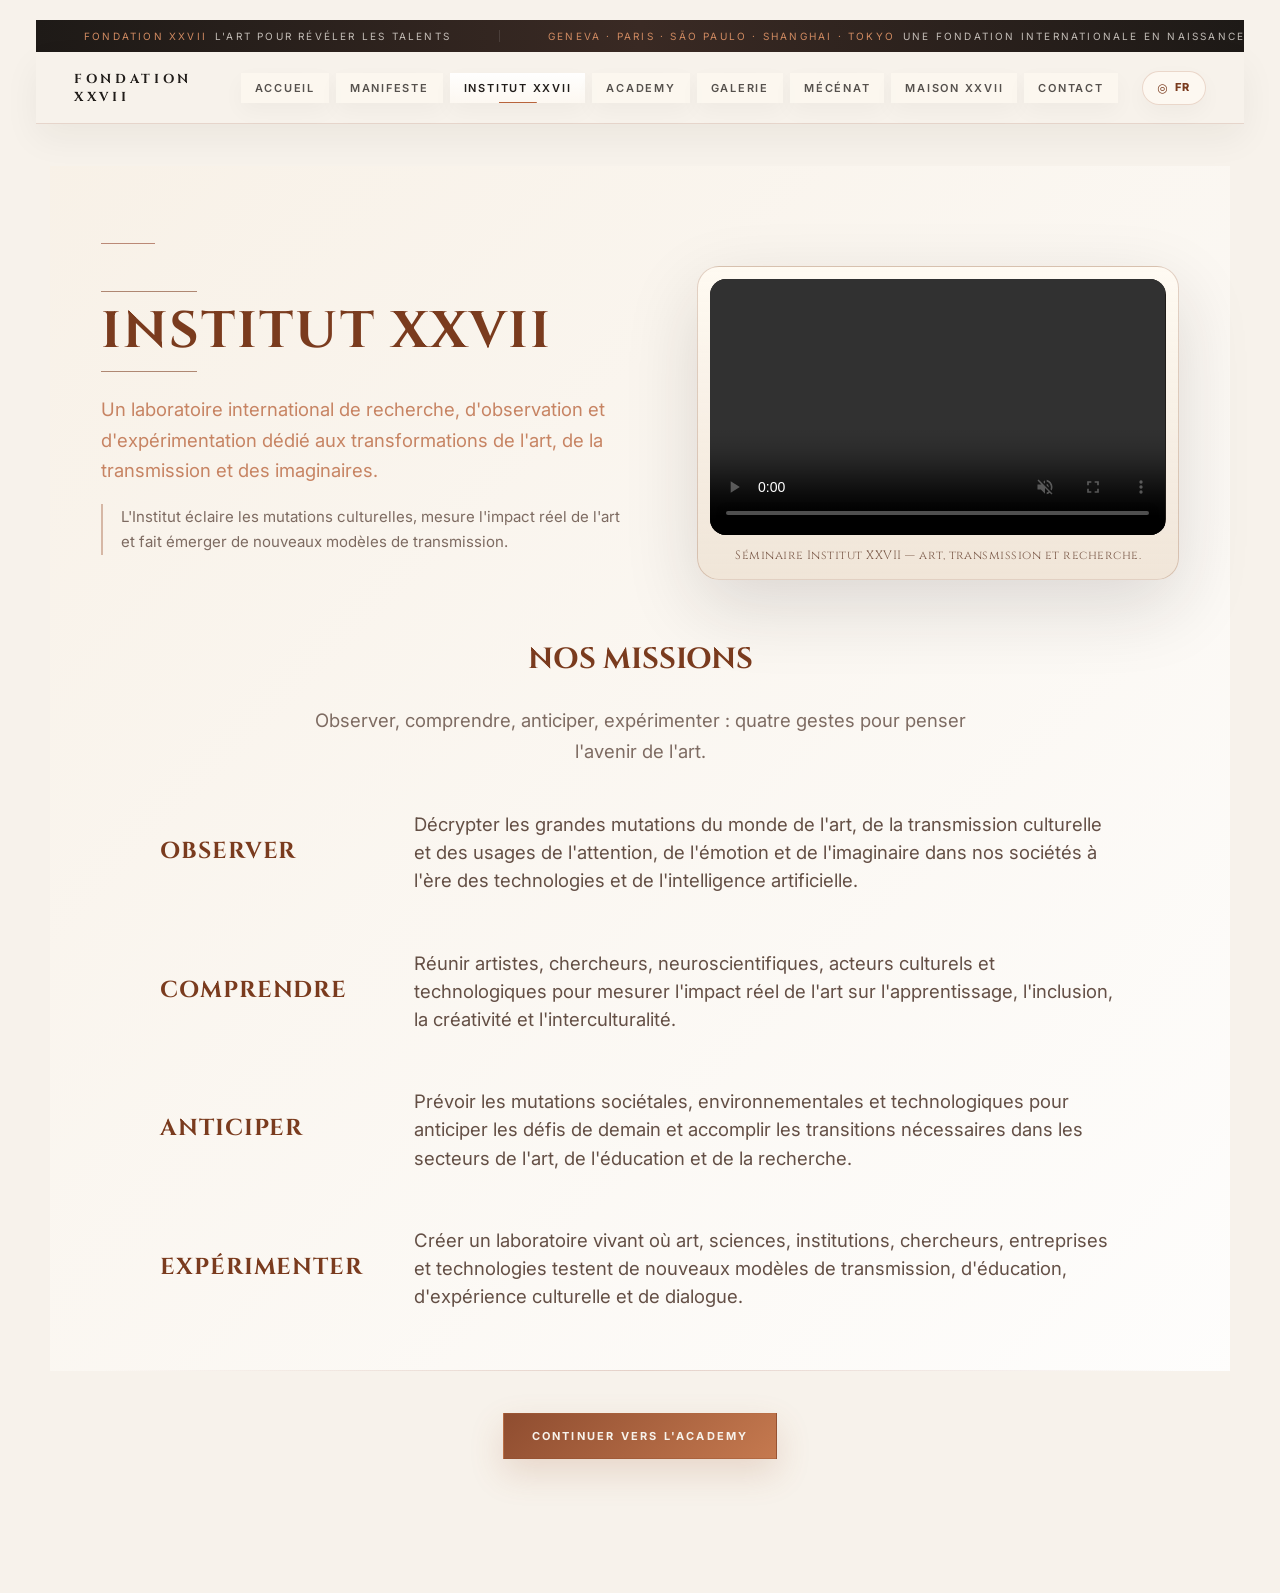
<file: institut.html>
<!doctype html>
<html lang="fr">
<head>
<meta charset="utf-8">
<meta name="viewport" content="width=device-width, initial-scale=1">
<title>Institut XXVII — Fondation XXVII</title>
<meta name="description" content="Le premier observatoire international dédié à la transmission culturelle par l'art.">
<meta property="og:title" content="Fondation XXVII — Institut XXVII">
<meta property="og:type" content="website">
<link rel="preconnect" href="https://fonts.googleapis.com">
<link rel="preconnect" href="https://fonts.gstatic.com" crossorigin>
<link href="https://fonts.googleapis.com/css2?family=Inter:wght@400;500;600;700;800;900&family=Cinzel:wght@600;700;800&display=swap" rel="stylesheet">
<link rel="stylesheet" href="assets/css/app.css">
<link rel="stylesheet" href="assets/css/upgrade.css">
<link rel="stylesheet" href="assets/css/multipage-version.css">
<link rel="stylesheet" href="editorial-model-upgrade.css">
<link rel="stylesheet" href="assets/css/finishing-touch.css">
<link rel="stylesheet" href="assets/css/cartier-level.css">
<link rel="stylesheet" href="assets/css/prestige.css">
<link rel="stylesheet" href="assets/css/institut-step4.css">
<link rel="stylesheet" href="assets/css/institut-observer-final.css?v=mission-text-only-20260623">
<link rel="stylesheet" href="assets/css/responsive-final.css?v=title-social-links-20260702">
</head>
<body class="page-institut">
<a class="skip" href="#main">Aller au contenu</a>
<div class="page">

<div class="xxvii-ticker">
  <div class="xxvii-ticker-inner">
    <span><em>Fondation XXVII</em>L'art pour révéler les talents</span>
    <span><em>Geneva · Paris · São Paulo · Shanghai · Tokyo</em>Une fondation internationale en naissance</span>
    <span><em>Academy</em>Premier programme d'ateliers · ouverture annoncée</span>
    <span><em>Rejoindre</em>partnerships@fondationxxvii.org</span>
    <span><em>Vision</em>L'art comme langage universel de transmission</span>
  </div>
</div>

<header class="topbar">
  <div class="brand-lockup brand-text-only"><span>Fondation XXVII</span></div>
  <nav class="nav" aria-label="Navigation principale">
    <a href="index.html">Accueil</a>
    <a href="manifeste.html">Manifeste</a>
    <a href="institut.html">Institut XXVII</a>
    <a href="academy.html">Academy</a>
    <a href="galerie.html">Galerie</a>
    <a href="mecenat.html">Mécénat</a>
    <a href="equipe.html">Maison XXVII</a>
    <a href="contact.html">Contact</a>
  </nav>
</header>

<main id="main" class="multipage-main">

<section class="section institute-missions-section institute-hero-video-section" id="page15">
  <div class="institute-hero-grid">
    <div class="institute-hero-copy">
      <div class="page-num">Institut</div>
      <h2 class="section-title xxvii-lined-title">INSTITUT XXVII</h2>
      <p class="lead section-intro">Un laboratoire international de recherche, d'observation et d'expérimentation dédié aux transformations de l'art, de la transmission et des imaginaires.</p>
      <p class="institute-opening-note">L'Institut éclaire les mutations culturelles, mesure l'impact réel de l'art et fait émerger de nouveaux modèles de transmission.</p>
    </div>
    <figure class="institute-video-card">
      <video controls muted autoplay loop playsinline preload="metadata">
        <source src="assets/video/institut-seminaire-nouveau.mp4" type="video/mp4">
        Votre navigateur ne peut pas lire cette vidéo.
      </video>
      <figcaption>Séminaire Institut XXVII — art, transmission et recherche.</figcaption>
    </figure>
  </div>
  <section class="institute-mission-figure-section" aria-label="Nos missions">
    <h3 class="mission-figure-title">Nos missions</h3>
    <p class="mission-figure-kicker">Observer, comprendre, anticiper, expérimenter : quatre gestes pour penser l'avenir de l'art.</p>
    <div class="institute-mission-banners" aria-label="Observer, comprendre, anticiper, expérimenter">
      <article class="mission-banner">
        <h4>Observer</h4>
        <p>Décrypter les grandes mutations du monde de l'art, de la transmission culturelle et des usages de l'attention, de l'émotion et de l'imaginaire dans nos sociétés à l'ère des technologies et de l'intelligence artificielle.</p>
      </article>
      <article class="mission-banner">
        <h4>Comprendre</h4>
        <p>Réunir artistes, chercheurs, neuroscientifiques, acteurs culturels et technologiques pour mesurer l'impact réel de l'art sur l'apprentissage, l'inclusion, la créativité et l'interculturalité.</p>
      </article>
      <article class="mission-banner">
        <h4>Anticiper</h4>
        <p>Prévoir les mutations sociétales, environnementales et technologiques pour anticiper les défis de demain et accomplir les transitions nécessaires dans les secteurs de l'art, de l'éducation et de la recherche.</p>
      </article>
      <article class="mission-banner">
        <h4>Expérimenter</h4>
        <p>Créer un laboratoire vivant où art, sciences, institutions, chercheurs, entreprises et technologies testent de nouveaux modèles de transmission, d'éducation, d'expérience culturelle et de dialogue.</p>
      </article>
    </div>
  </section>
</section>

<div class="page-next-link">
  <a class="btn" href="academy.html">Continuer vers l'Academy</a>
</div>
</main>
</div>
<script src="assets/js/app.js?v=creator-credit-translations-20260702"></script>
<script src="assets/js/prestige.js"></script>
</body>
</html>
</file>
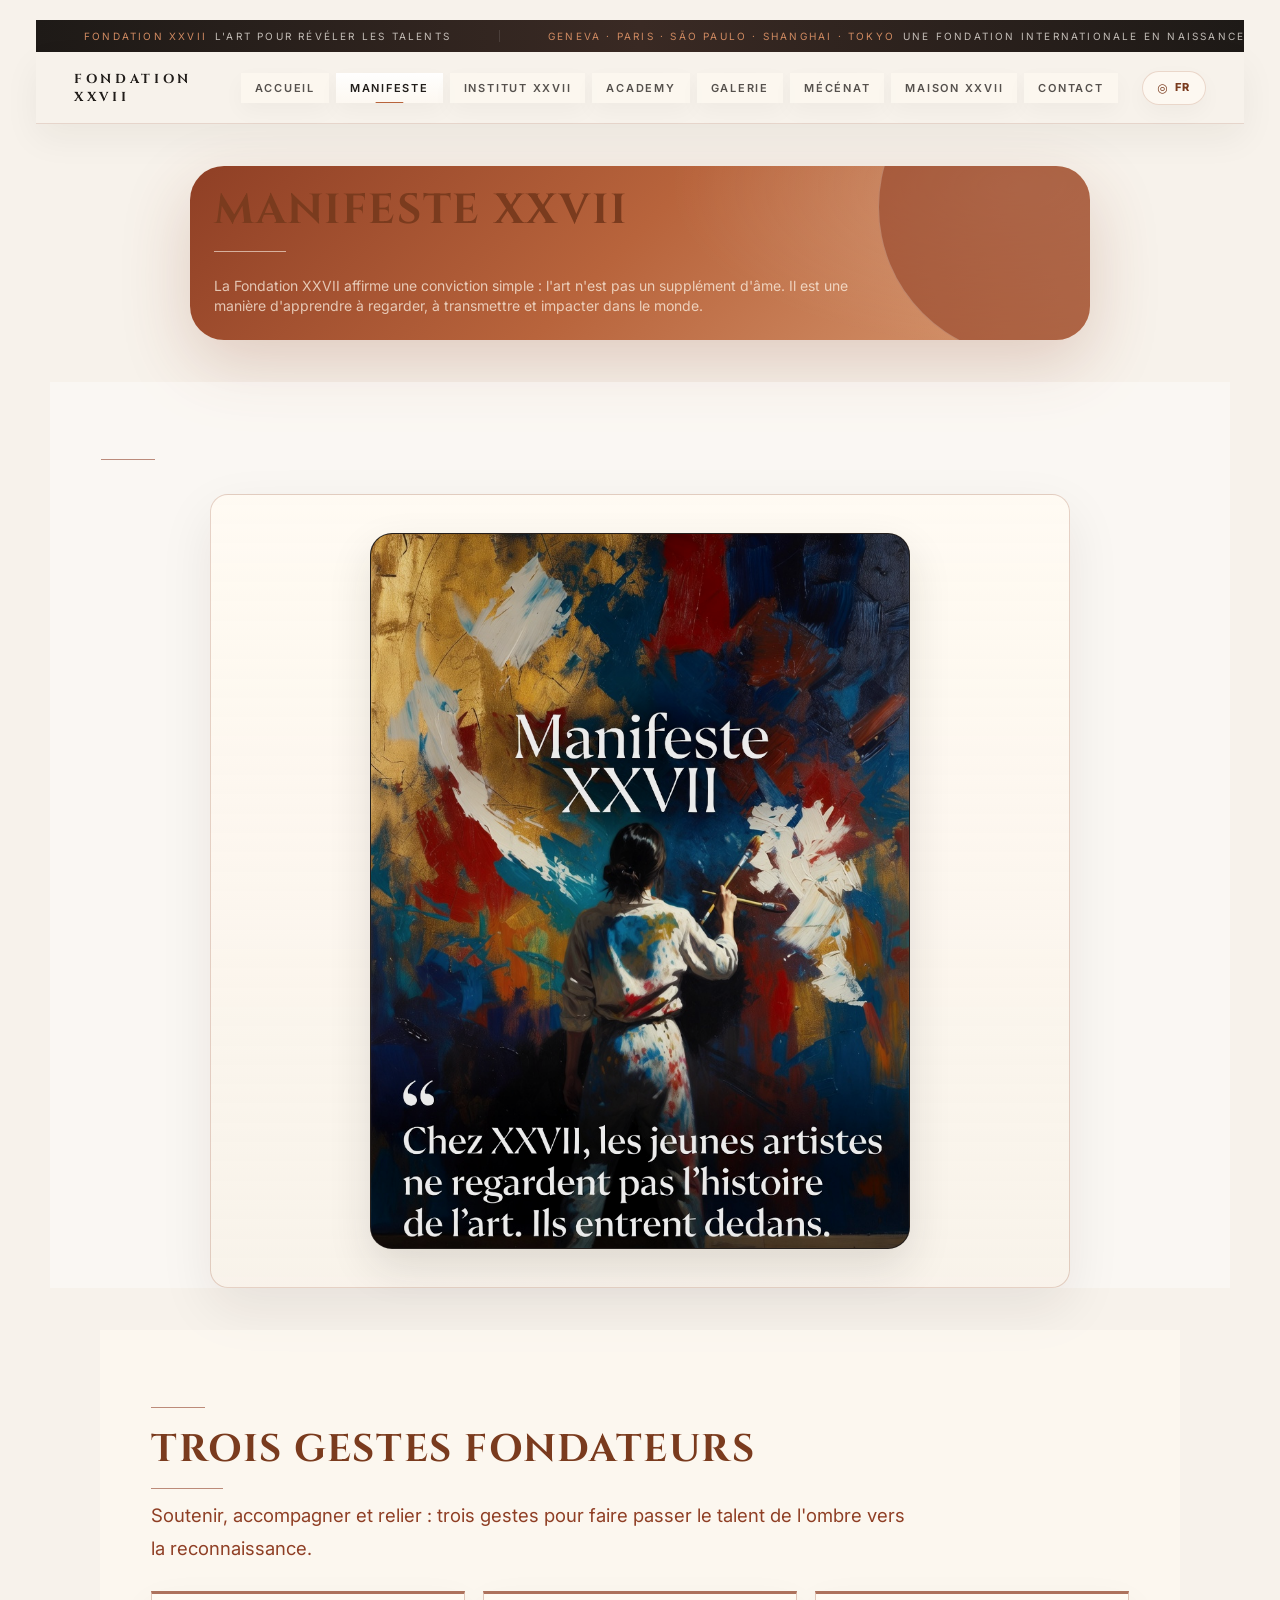
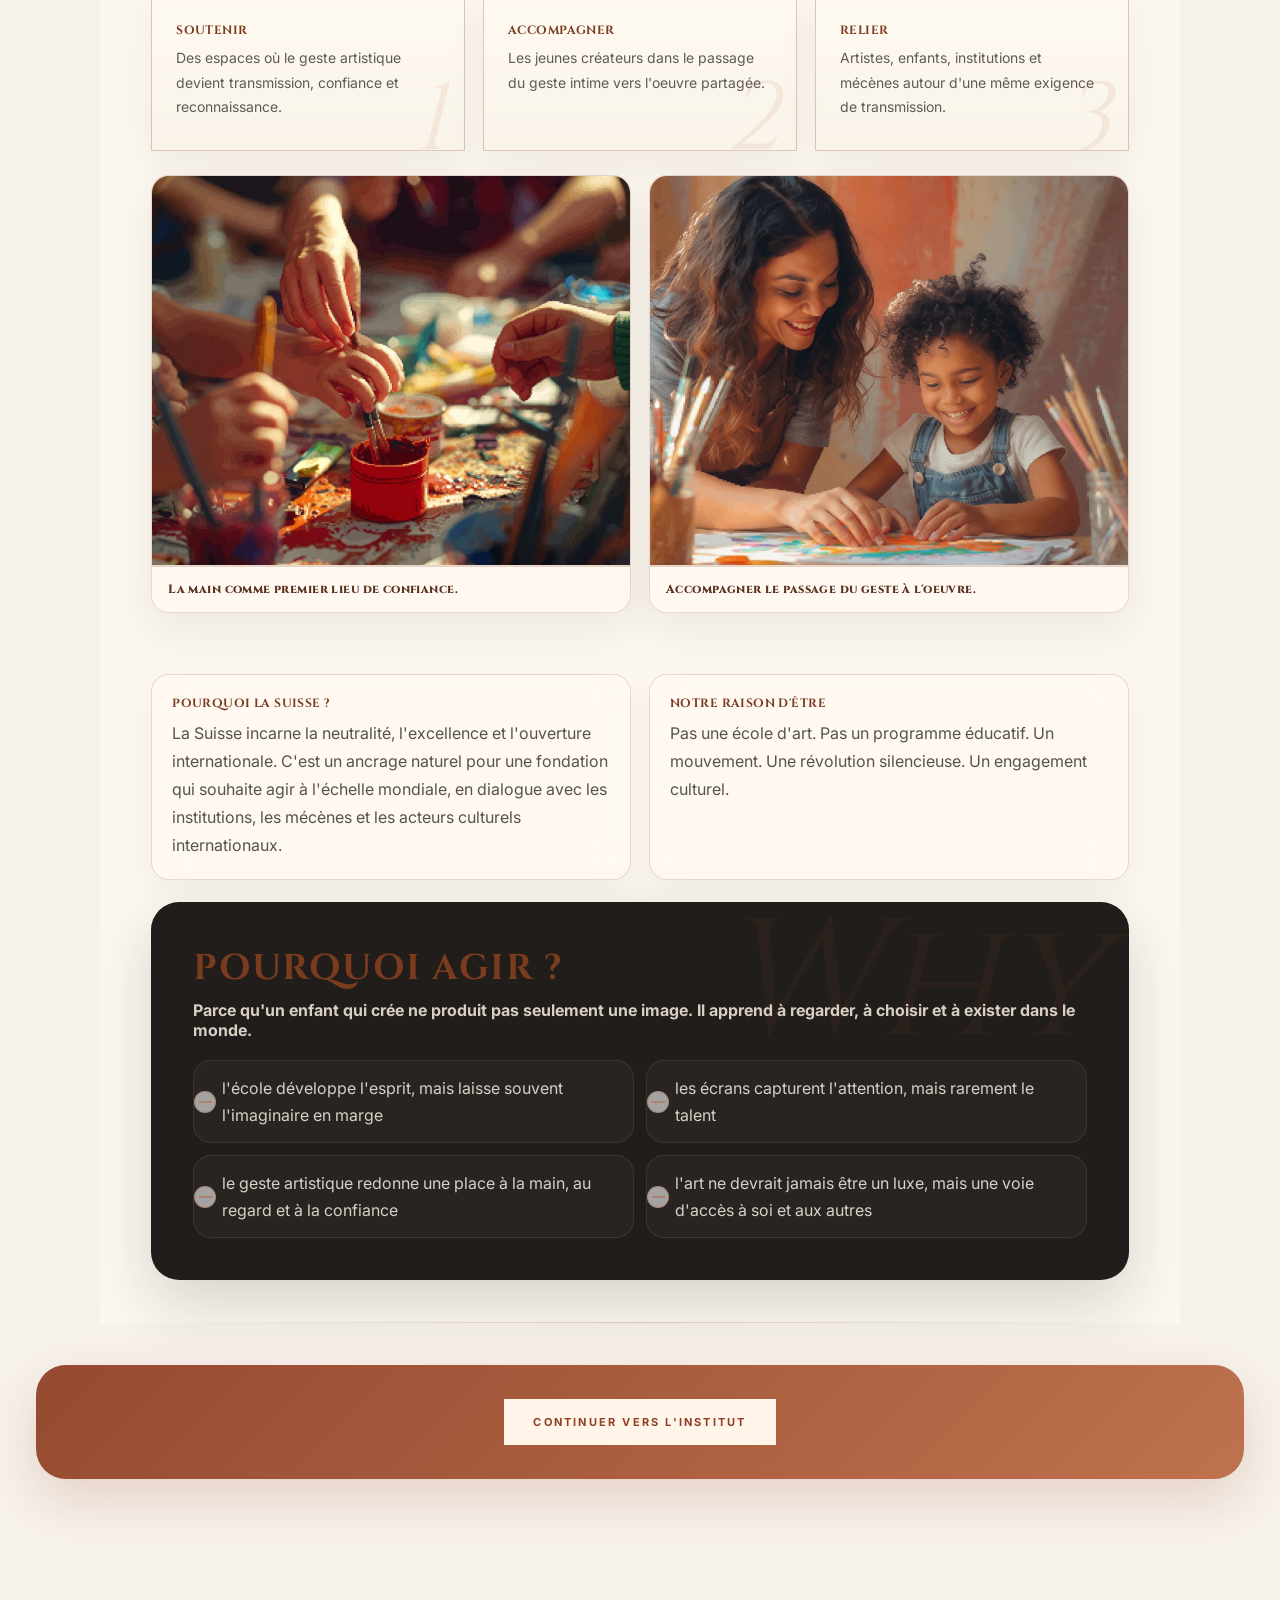
<file: manifeste.html>
<!doctype html>
<html lang="fr">
<head>
<meta charset="utf-8">
<meta name="viewport" content="width=device-width, initial-scale=1">
<title>Manifeste — Fondation XXVII</title>
<meta name="description" content="La Fondation XXVII accompagne les enfants, les jeunes créateurs et les artistes émergents à travers l'art, l'éducation et la transmission.">
<meta property="og:title" content="Fondation XXVII — Transmission culturelle par l'art">
<meta property="og:type" content="website">
<link rel="preconnect" href="https://fonts.googleapis.com">
<link rel="preconnect" href="https://fonts.gstatic.com" crossorigin>
<link href="https://fonts.googleapis.com/css2?family=Inter:wght@400;500;600;700;800;900&family=Cinzel:wght@600;700;800&display=swap" rel="stylesheet">
<link rel="stylesheet" href="assets/css/app.css">
<link rel="stylesheet" href="assets/css/upgrade.css">
<link rel="stylesheet" href="assets/css/multipage-version.css">
<link rel="stylesheet" href="editorial-model-upgrade.css">
<link rel="stylesheet" href="assets/css/finishing-touch.css">
<link rel="stylesheet" href="assets/css/cartier-level.css">
<link rel="stylesheet" href="assets/css/prestige.css">
<link rel="stylesheet" href="assets/css/manifeste-card-typo.css">
<link rel="stylesheet" href="assets/css/responsive-final.css?v=title-social-links-20260702">
</head>
<body class="page-manifeste">
<a class="skip" href="#main">Aller au contenu</a>
<div class="page">

<div class="xxvii-ticker">
  <div class="xxvii-ticker-inner">
    <span><em>Fondation XXVII</em>L'art pour révéler les talents</span>
    <span><em>Geneva · Paris · São Paulo · Shanghai · Tokyo</em>Une fondation internationale en naissance</span>
    <span><em>Academy</em>Premier programme d'ateliers · ouverture annoncée</span>
    <span><em>Rejoindre</em>partnerships@fondationxxvii.org</span>
    <span><em>Vision</em>L'art comme langage universel de transmission</span>
  </div>
</div>

<header class="topbar">
  <div class="brand-lockup brand-text-only"><span>Fondation XXVII</span></div>
  <nav class="nav" aria-label="Navigation principale">
    <a href="index.html">Accueil</a>
    <a href="manifeste.html">Manifeste</a>
    <a href="institut.html">Institut XXVII</a>
    <a href="academy.html">Academy</a>
    <a href="galerie.html">Galerie</a>
    <a href="mecenat.html">Mécénat</a>
    <a href="equipe.html">Maison XXVII</a>
    <a href="contact.html">Contact</a>
  </nav>
</header>

<main id="main" class="multipage-main">

<section class="section manifeste-opening">
  <h1 class="section-title">Manifeste XXVII</h1>
  <p class="lead">La Fondation XXVII affirme une conviction simple : l'art n'est pas un supplément d'âme. Il est une manière d'apprendre à regarder, à transmettre et impacter dans le monde.</p>
</section>

<!-- Card éditoriale -->
<section class="section manifesto-section" aria-label="Manifeste XXVII">
  <div class="manifesto-card manifesto-card-compact">
    <img src="FzmFR.jpg" alt="Manifeste XXVII — jeune artiste peintre entrant dans l'histoire de l'art" loading="lazy" decoding="async">
  </div>
</section>

<section class="section actions-section" id="page2">
  <h2 class="section-title">Trois gestes fondateurs</h2>
  <p class="lead section-intro">Soutenir, accompagner et relier : trois gestes pour faire passer le talent de l'ombre vers la reconnaissance.</p>

  <div class="grid3">
    <article class="info">
      <strong>Soutenir</strong>
      <p>Des espaces où le geste artistique devient transmission, confiance et reconnaissance.</p>
    </article>
    <article class="info">
      <strong>Accompagner</strong>
      <p>Les jeunes créateurs dans le passage du geste intime vers l'oeuvre partagée.</p>
    </article>
    <article class="info">
      <strong>Relier</strong>
      <p>Artistes, enfants, institutions et mécènes autour d'une même exigence de transmission.</p>
    </article>
  </div>

  <div class="visual-grid actions-visuals">
    <figure class="visual-card">
      <img src="assets/img/action-hands-painting.jpg" alt="Mains d'enfants en création artistique" loading="lazy" decoding="async">
      <figcaption>La main comme premier lieu de confiance.</figcaption>
    </figure>
    <figure class="visual-card">
      <img src="assets/img/action-children-paint.jpg" alt="Enfant accompagné dans un atelier de peinture" loading="lazy" decoding="async">
      <figcaption>Accompagner le passage du geste à l'oeuvre.</figcaption>
    </figure>
  </div>

  <div class="divider"></div>

  <div class="grid2">
    <div class="brown">
      <strong>Pourquoi la Suisse ?</strong>
      <p>La Suisse incarne la neutralité, l'excellence et l'ouverture internationale. C'est un ancrage naturel pour une fondation qui souhaite agir à l'échelle mondiale, en dialogue avec les institutions, les mécènes et les acteurs culturels internationaux.</p>
    </div>
    <div class="brown">
      <strong>Notre raison d'être</strong>
      <p>Pas une école d'art. Pas un programme éducatif. Un mouvement. Une révolution silencieuse. Un engagement culturel.</p>
    </div>
  </div>

  <div class="why-block">
    <h3>Pourquoi agir ?</h3>
    <p>Parce qu'un enfant qui crée ne produit pas seulement une image. Il apprend à regarder, à choisir et à exister dans le monde.</p>
    <ul>
      <li>l'école développe l'esprit, mais laisse souvent l'imaginaire en marge</li>
      <li>les écrans capturent l'attention, mais rarement le talent</li>
      <li>le geste artistique redonne une place à la main, au regard et à la confiance</li>
      <li>l'art ne devrait jamais être un luxe, mais une voie d'accès à soi et aux autres</li>
    </ul>
  </div>
</section>

<div class="page-next-link">
  <a class="btn" href="institut.html">Continuer vers l'institut</a>
</div>
</main>
</div>
<script src="assets/js/app.js?v=creator-credit-translations-20260702"></script>
<script src="assets/js/prestige.js"></script>
</body>
</html>
</file>
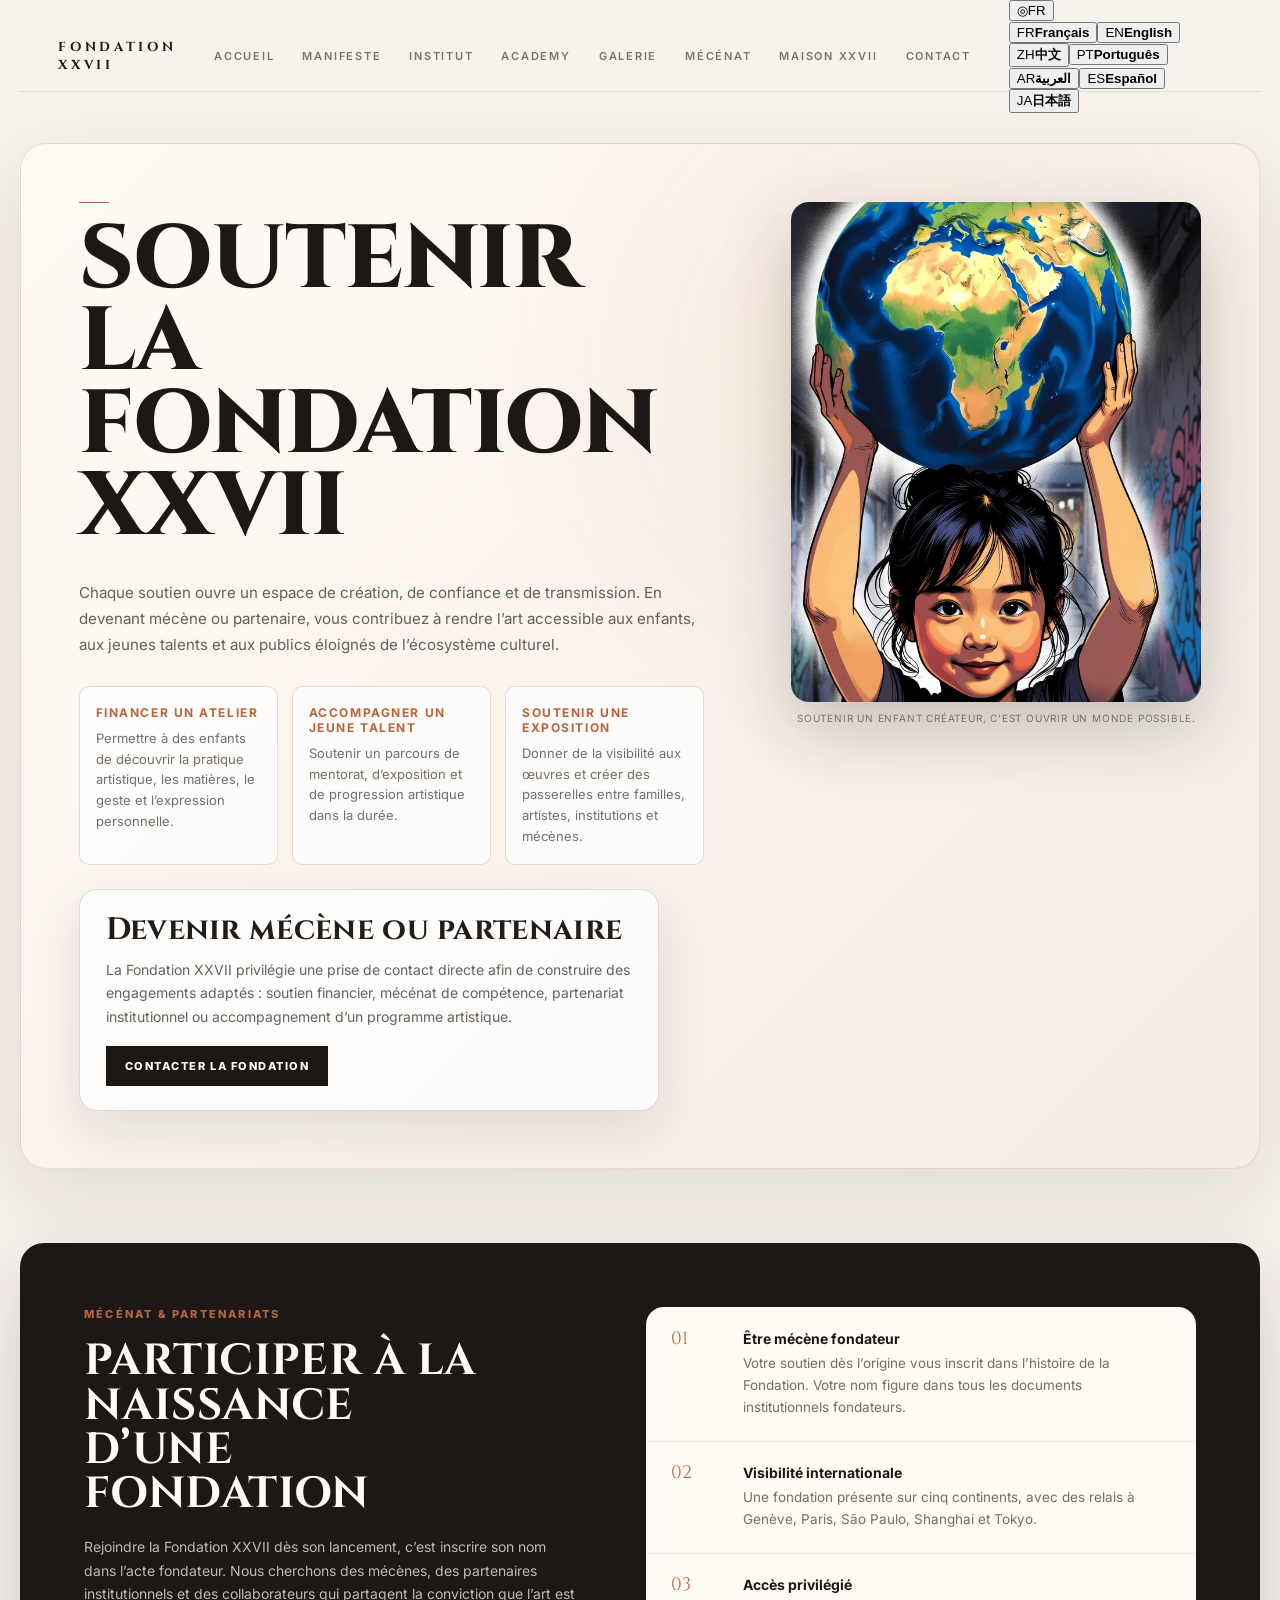
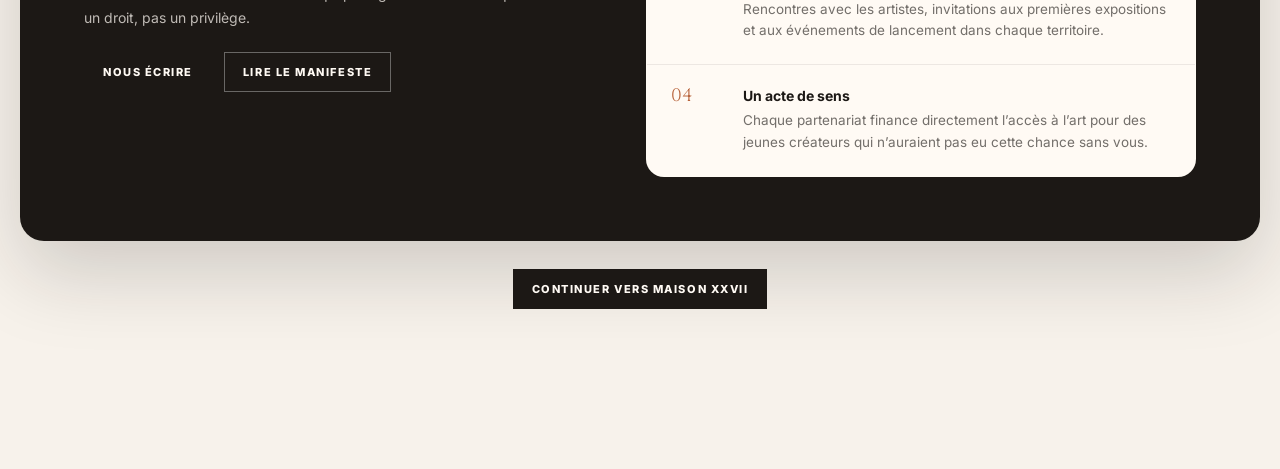
<file: mecenat-v2-backup.html>
<!doctype html>
<html lang="fr">
<head>
<meta charset="utf-8">
<meta name="viewport" content="width=device-width, initial-scale=1">
<title>Mécénat — Fondation XXVII</title>
<meta name="description" content="Soutenez la Fondation XXVII : mécénat, partenariats et engagement pour rendre l’art accessible aux enfants, aux jeunes talents et aux artistes émergents.">
<meta property="og:title" content="Fondation XXVII — Mécénat & Partenariats">
<meta property="og:description" content="Soutenez la Fondation XXVII : mécénat, partenariats et engagement pour rendre l’art accessible aux enfants, aux jeunes talents et aux artistes émergents.">
<meta property="og:type" content="website">
<meta property="og:image" content="grok-image-b3504fb1-696f-4ca2-b0f3-4447067c842b%20(1).jpg">
<meta name="twitter:card" content="summary_large_image">
<meta name="twitter:image" content="grok-image-b3504fb1-696f-4ca2-b0f3-4447067c842b%20(1).jpg">
<link rel="preconnect" href="https://fonts.googleapis.com">
<link rel="preconnect" href="https://fonts.gstatic.com" crossorigin>
<link href="https://fonts.googleapis.com/css2?family=Inter:wght@400;500;600;700;800;900&family=Cinzel:wght@600;700;800&display=swap" rel="stylesheet">
<link rel="stylesheet" href="assets/css/app.css">
<link rel="stylesheet" href="assets/css/upgrade.css">
<link rel="stylesheet" href="assets/css/multipage-version.css">
<link rel="stylesheet" href="assets/css/intro-wire.css">
<link rel="stylesheet" href="editorial-model-upgrade.css">
<link rel="stylesheet" href="assets/css/finishing-touch.css">
<link rel="stylesheet" href="assets/css/cartier-level.css">
<link rel="stylesheet" href="assets/css/prestige.css">
<style>
/* =========================================================
   FONDATION XXVII — Mécénat V2
   Correction structurelle : aucun chevauchement titre/image
   ========================================================= */

body.page-mecenat {
  background: #f7f2eb !important;
}

.page-mecenat .page {
  max-width: 1240px !important;
  width: min(100% - 32px, 1240px) !important;
  margin: 0 auto !important;
  padding-left: 0 !important;
  padding-right: 0 !important;
}

.page-mecenat .multipage-main {
  min-height: auto !important;
}

.mecenat-v2 {
  color: #1c1815;
  padding: clamp(24px, 4vw, 54px) 0 80px;
}

.mecenat-v2 * {
  box-sizing: border-box;
}

/* HERO */
.mecenat-hero-v2 {
  display: grid;
  grid-template-columns: minmax(0, 1.04fr) minmax(280px, 0.72fr);
  gap: clamp(30px, 5vw, 70px);
  align-items: start;
  padding: clamp(28px, 4.5vw, 58px);
  background:
    radial-gradient(circle at 72% 22%, rgba(184,100,60,.08), transparent 36%),
    linear-gradient(135deg, #fffaf4, #f4ede5);
  border: 1px solid rgba(143, 63, 37, .16);
  border-radius: 26px;
  box-shadow: 0 28px 80px rgba(28,24,21,.10);
  overflow: hidden;
}

.mecenat-copy-v2 {
  min-width: 0;
  max-width: 680px;
}

.mecenat-kicker-v2 {
  width: 30px;
  height: 1px;
  margin-bottom: 16px;
  background: #b8643c;
}

.mecenat-title-v2 {
  margin: 0 0 24px;
  max-width: 620px;
  font-family: "Cinzel", serif;
  font-size: clamp(46px, 6.4vw, 88px);
  line-height: .92;
  letter-spacing: .02em;
  font-weight: 800;
  text-transform: uppercase;
  color: #16110f;
  overflow-wrap: normal;
  word-break: normal;
  hyphens: none;
}

.mecenat-lead-v2 {
  max-width: 62ch;
  margin: 0 0 28px;
  font-size: clamp(15px, 1.18vw, 18px);
  line-height: 1.72;
  color: rgba(28,24,21,.68);
}

.mecenat-card-grid-v2 {
  display: grid;
  grid-template-columns: repeat(3, minmax(0, 1fr));
  gap: 14px;
  margin: 0 0 24px;
}

.mecenat-mini-card-v2 {
  min-height: 128px;
  padding: 18px 16px;
  background: rgba(255,255,255,.72);
  border: 1px solid rgba(143,63,37,.18);
  border-radius: 10px;
}

.mecenat-mini-card-v2 strong {
  display: block;
  margin-bottom: 8px;
  color: #b8643c;
  font-size: 12px;
  letter-spacing: .13em;
  text-transform: uppercase;
}

.mecenat-mini-card-v2 p {
  margin: 0;
  font-size: 13px;
  line-height: 1.58;
  color: rgba(28,24,21,.62);
}

.mecenat-conversion-v2 {
  max-width: 580px;
  padding: 24px 26px;
  background: rgba(255,255,255,.78);
  border: 1px solid rgba(143,63,37,.20);
  border-radius: 18px;
  box-shadow: 0 20px 52px rgba(28,24,21,.10);
}

.mecenat-conversion-v2 h2 {
  margin: 0 0 12px;
  font-family: "Cinzel", serif;
  font-size: clamp(24px, 2.4vw, 36px);
  line-height: 1.05;
  letter-spacing: .01em;
}

.mecenat-conversion-v2 p {
  margin: 0 0 18px;
  font-size: 14px;
  line-height: 1.65;
  color: rgba(28,24,21,.68);
}

.mecenat-btn-v2 {
  display: inline-flex;
  align-items: center;
  justify-content: center;
  min-height: 38px;
  padding: 12px 18px;
  border-radius: 0;
  background: #1c1815;
  border: 1px solid #1c1815;
  color: #fffaf4 !important;
  font-size: 11px;
  font-weight: 800;
  letter-spacing: .14em;
  text-transform: uppercase;
  text-decoration: none;
}

.mecenat-btn-v2.alt {
  background: transparent;
  color: #fffaf4 !important;
  border-color: rgba(255,255,255,.34);
}

.mecenat-visual-v2 {
  margin: 0;
  width: 100%;
  max-width: 410px;
  justify-self: end;
}

.mecenat-visual-v2 img {
  display: block;
  width: 100%;
  height: auto;
  max-height: 500px;
  object-fit: cover;
  border-radius: 18px;
  box-shadow: 0 28px 70px rgba(28,24,21,.22);
}

.mecenat-visual-v2 figcaption {
  margin-top: 10px;
  text-align: center;
  color: rgba(28,24,21,.52);
  font-size: 10px;
  letter-spacing: .08em;
  text-transform: uppercase;
}

/* SECTION BASSE */
.mecenat-founders-v2 {
  display: grid;
  grid-template-columns: minmax(280px, 0.95fr) minmax(0, 1.05fr);
  gap: clamp(28px, 5vw, 76px);
  margin-top: clamp(38px, 6vw, 74px);
  padding: clamp(36px, 5vw, 64px);
  background: #1c1815;
  border-radius: 24px;
  box-shadow: 0 32px 80px rgba(28,24,21,.18);
  color: #fffaf4;
}

.mecenat-founders-copy-v2 {
  align-self: start;
}

.mecenat-eyebrow-v2 {
  margin-bottom: 18px;
  color: #b8643c;
  font-size: 11px;
  font-weight: 800;
  letter-spacing: .20em;
  text-transform: uppercase;
}

.mecenat-founders-title-v2 {
  margin: 0 0 18px;
  max-width: 14ch;
  font-family: "Cinzel", serif;
  font-size: clamp(28px, 3.4vw, 50px);
  line-height: 1.02;
  letter-spacing: .01em;
  text-transform: uppercase;
}

.mecenat-founders-copy-v2 p {
  max-width: 58ch;
  margin: 0 0 22px;
  color: rgba(255,250,244,.72);
  font-size: 14px;
  line-height: 1.7;
}

.mecenat-actions-v2 {
  display: flex;
  flex-wrap: wrap;
  gap: 12px;
}

.mecenat-benefits-v2 {
  display: grid;
  gap: 0;
  background: #fffaf4;
  border-radius: 18px;
  overflow: hidden;
  border: 1px solid rgba(255,250,244,.12);
}

.mecenat-benefit-v2 {
  display: grid;
  grid-template-columns: 54px 1fr;
  gap: 18px;
  padding: 22px 24px;
  border-bottom: 1px solid rgba(28,24,21,.08);
  color: #1c1815;
}

.mecenat-benefit-v2:last-child {
  border-bottom: 0;
}

.mecenat-benefit-num-v2 {
  color: #b8643c;
  font-family: "Cinzel", serif;
  font-size: 18px;
  line-height: 1;
}

.mecenat-benefit-v2 strong {
  display: block;
  margin-bottom: 6px;
  font-size: 14px;
  color: #1c1815;
}

.mecenat-benefit-v2 p {
  margin: 0;
  font-size: 13.5px;
  line-height: 1.62;
  color: rgba(28,24,21,.62);
}

.mecenat-next-v2 {
  margin-top: 28px;
  text-align: center;
}

/* TABLETTE / PETIT ÉCRAN : on empêche définitivement le chevauchement */
@media (max-width: 980px) {
  .mecenat-hero-v2 {
    grid-template-columns: 1fr;
  }

  .mecenat-title-v2 {
    max-width: 100%;
    font-size: clamp(38px, 11vw, 64px);
  }

  .mecenat-visual-v2 {
    max-width: 420px;
    justify-self: start;
  }

  .mecenat-founders-v2 {
    grid-template-columns: 1fr;
  }
}

@media (max-width: 700px) {
  .page-mecenat .page {
    width: min(100% - 20px, 1240px) !important;
  }

  .mecenat-v2 {
    padding-top: 18px;
  }

  .mecenat-hero-v2,
  .mecenat-founders-v2 {
    padding: 24px 20px;
    border-radius: 18px;
  }

  .mecenat-card-grid-v2 {
    grid-template-columns: 1fr;
  }

  .mecenat-mini-card-v2 {
    min-height: auto;
  }

  .mecenat-benefit-v2 {
    grid-template-columns: 40px 1fr;
    padding: 18px;
  }
}

/* PATCH V3 — Titre mécénat visible en permanence */
.mecenat-founders-v2 .mecenat-founders-title-v2,
.mecenat-founders-title-v2,
.mecenat-founders-title-v2:hover,
.mecenat-founders-v2:hover .mecenat-founders-title-v2 {
  color: #fffaf4 !important;
  opacity: 1 !important;
  visibility: visible !important;
  -webkit-text-fill-color: #fffaf4 !important;
  text-shadow: none !important;
  filter: none !important;
  mix-blend-mode: normal !important;
  transform: none !important;
}

.mecenat-founders-v2 .mecenat-eyebrow-v2,
.mecenat-founders-v2 .mecenat-founders-copy-v2 p {
  opacity: 1 !important;
  visibility: visible !important;
  filter: none !important;
  mix-blend-mode: normal !important;
}

</style>
<link rel="stylesheet" href="assets/css/xxvii-soul.css">
</head>
<body class="page-mecenat">
<a class="skip" href="#main">Aller au contenu</a>
<div class="page">
<header class="topbar">
  <div class="brand-lockup brand-text-only"><span>Fondation XXVII</span></div>
  <nav class="nav" aria-label="Navigation principale">
    <a href="index.html">Accueil</a>
    <a href="manifeste.html">Manifeste</a>
    <a href="institut.html">Institut</a>
    <a href="academy.html">Academy</a>
    <a href="galerie.html">Galerie</a>
    <a href="mecenat.html">Mécénat</a>
    <a href="equipe.html">Maison XXVII</a>
    <a href="contact.html">Contact</a>
  </nav>
</header>

<main id="main" class="multipage-main mecenat-v2">

  <section class="mecenat-hero-v2" aria-labelledby="mecenat-title">
    <div class="mecenat-copy-v2">
      <div class="mecenat-kicker-v2"></div>
      <h1 id="mecenat-title" class="mecenat-title-v2">Soutenir la Fondation XXVII</h1>
      <p class="mecenat-lead-v2">Chaque soutien ouvre un espace de création, de confiance et de transmission. En devenant mécène ou partenaire, vous contribuez à rendre l’art accessible aux enfants, aux jeunes talents et aux publics éloignés de l’écosystème culturel.</p>

      <div class="mecenat-card-grid-v2" aria-label="Formes de soutien">
        <article class="mecenat-mini-card-v2">
          <strong>Financer un atelier</strong>
          <p>Permettre à des enfants de découvrir la pratique artistique, les matières, le geste et l’expression personnelle.</p>
        </article>
        <article class="mecenat-mini-card-v2">
          <strong>Accompagner un jeune talent</strong>
          <p>Soutenir un parcours de mentorat, d’exposition et de progression artistique dans la durée.</p>
        </article>
        <article class="mecenat-mini-card-v2">
          <strong>Soutenir une exposition</strong>
          <p>Donner de la visibilité aux œuvres et créer des passerelles entre familles, artistes, institutions et mécènes.</p>
        </article>
      </div>

      <div class="mecenat-conversion-v2">
        <h2>Devenir mécène ou partenaire</h2>
        <p>La Fondation XXVII privilégie une prise de contact directe afin de construire des engagements adaptés : soutien financier, mécénat de compétence, partenariat institutionnel ou accompagnement d’un programme artistique.</p>
        <a class="mecenat-btn-v2" href="mailto:contact@fondationxxvii.org?subject=Devenir%20m%C3%A9c%C3%A8ne%20-%20Fondation%20XXVII">Contacter la Fondation</a>
      </div>
    </div>

    <figure class="mecenat-visual-v2">
      <img src="assets/img/mecenat-soutenir-enfant.jpg" alt="Jeune fille portant symboliquement le globe au-dessus d’elle" loading="lazy" decoding="async">
      <figcaption>Soutenir un enfant créateur, c’est ouvrir un monde possible.</figcaption>
    </figure>
  </section>

  <section class="mecenat-founders-v2" aria-label="Avantages du mécénat">
    <div class="mecenat-founders-copy-v2">
      <div class="mecenat-eyebrow-v2">Mécénat &amp; Partenariats</div>
      <h2 class="mecenat-founders-title-v2">Participer à la naissance d’une fondation</h2>
      <p>Rejoindre la Fondation XXVII dès son lancement, c’est inscrire son nom dans l’acte fondateur. Nous cherchons des mécènes, des partenaires institutionnels et des collaborateurs qui partagent la conviction que l’art est un droit, pas un privilège.</p>
      <div class="mecenat-actions-v2">
        <a class="mecenat-btn-v2" href="contact.html">Nous écrire</a>
        <a class="mecenat-btn-v2 alt" href="manifeste.html">Lire le manifeste</a>
      </div>
    </div>

    <div class="mecenat-benefits-v2">
      <article class="mecenat-benefit-v2">
        <div class="mecenat-benefit-num-v2">01</div>
        <div>
          <strong>Être mécène fondateur</strong>
          <p>Votre soutien dès l’origine vous inscrit dans l’histoire de la Fondation. Votre nom figure dans tous les documents institutionnels fondateurs.</p>
        </div>
      </article>
      <article class="mecenat-benefit-v2">
        <div class="mecenat-benefit-num-v2">02</div>
        <div>
          <strong>Visibilité internationale</strong>
          <p>Une fondation présente sur cinq continents, avec des relais à Genève, Paris, São Paulo, Shanghai et Tokyo.</p>
        </div>
      </article>
      <article class="mecenat-benefit-v2">
        <div class="mecenat-benefit-num-v2">03</div>
        <div>
          <strong>Accès privilégié</strong>
          <p>Rencontres avec les artistes, invitations aux premières expositions et aux événements de lancement dans chaque territoire.</p>
        </div>
      </article>
      <article class="mecenat-benefit-v2">
        <div class="mecenat-benefit-num-v2">04</div>
        <div>
          <strong>Un acte de sens</strong>
          <p>Chaque partenariat finance directement l’accès à l’art pour des jeunes créateurs qui n’auraient pas eu cette chance sans vous.</p>
        </div>
      </article>
    </div>
  </section>

  <div class="mecenat-next-v2">
    <a class="mecenat-btn-v2" href="equipe.html">Continuer vers Maison XXVII</a>
  </div>

</main>
</div>
<script src="assets/js/app.js?v=creator-credit-translations-20260702"></script>
<script src="assets/js/prestige.js"></script>
</body>
</html>
</file>
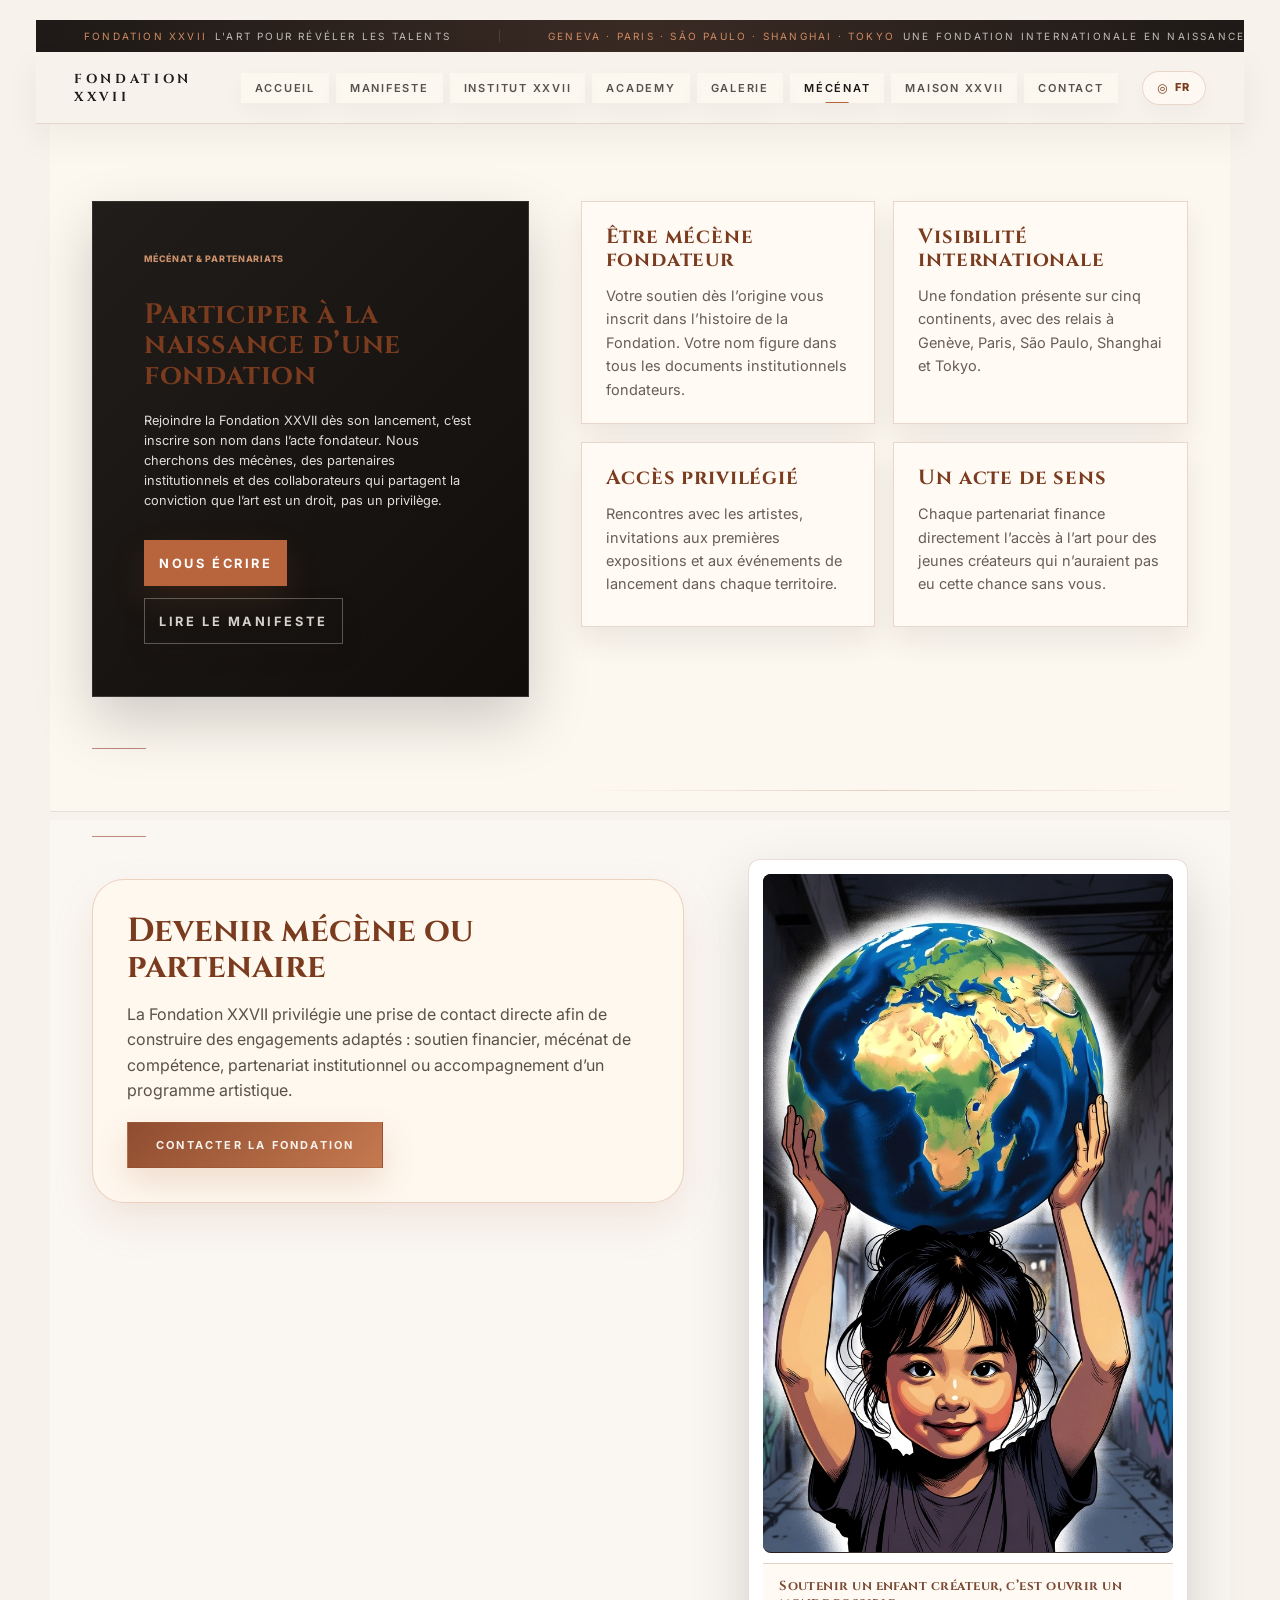
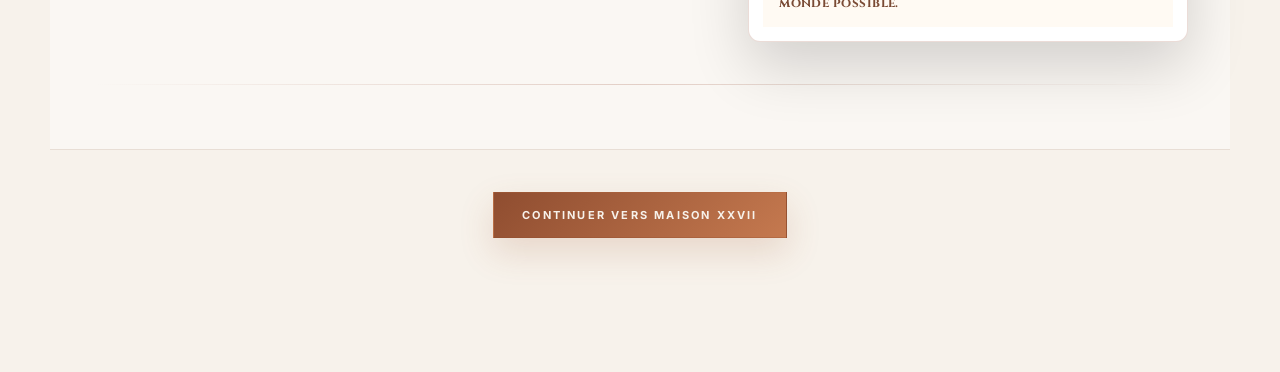
<file: mecenat.html>
<!doctype html>
<html lang="fr">
<head>
<meta charset="utf-8">
<meta name="viewport" content="width=device-width, initial-scale=1">
<title>Mécénat — Fondation XXVII</title>
<meta name="description" content="Soutenez la Fondation XXVII : mécénat, partenariats et engagement pour rendre l’art accessible aux enfants, aux jeunes talents et aux artistes émergents.">
<meta property="og:title" content="Fondation XXVII — Mécénat & Partenariats">
<meta property="og:description" content="Soutenez la Fondation XXVII : mécénat, partenariats et engagement pour rendre l’art accessible aux enfants, aux jeunes talents et aux artistes émergents.">
<meta property="og:type" content="website">
<meta property="og:image" content="grok-image-b3504fb1-696f-4ca2-b0f3-4447067c842b%20(1).jpg">
<meta name="twitter:card" content="summary_large_image">
<meta name="twitter:image" content="grok-image-b3504fb1-696f-4ca2-b0f3-4447067c842b%20(1).jpg">
<link rel="preconnect" href="https://fonts.googleapis.com">
<link rel="preconnect" href="https://fonts.gstatic.com" crossorigin>
<link href="https://fonts.googleapis.com/css2?family=Inter:wght@400;500;600;700;800;900&family=Cinzel:wght@600;700;800&display=swap" rel="stylesheet">
<link rel="stylesheet" href="assets/css/app.css">
<link rel="stylesheet" href="assets/css/upgrade.css">
<link rel="stylesheet" href="assets/css/multipage-version.css">
<link rel="stylesheet" href="assets/css/intro-wire.css">
<link rel="stylesheet" href="editorial-model-upgrade.css">
<link rel="stylesheet" href="assets/css/finishing-touch.css">
<link rel="stylesheet" href="assets/css/cartier-level.css">
<link rel="stylesheet" href="assets/css/prestige.css">
<style>
/* Mécénat — titre h1 ramené à la taille d'un titre de section (cohérence avec les autres pages, évite que "Fondation" déborde sous l'image) */
.donation-section h1.section-title{font-size:clamp(26px,3vw,42px)!important;line-height:1.08!important}
</style>
<link rel="stylesheet" href="assets/css/mecenat-step.css">
<link rel="stylesheet" href="assets/css/responsive-final.css?v=title-social-links-20260702">
</head>
<body>
<a class="skip" href="#main">Aller au contenu</a>
<div class="page">

<div class="xxvii-ticker">
  <div class="xxvii-ticker-inner">
    <span><em>Fondation XXVII</em>L'art pour révéler les talents</span>
    <span><em>Geneva · Paris · São Paulo · Shanghai · Tokyo</em>Une fondation internationale en naissance</span>
    <span><em>Academy</em>Premier programme d'ateliers · ouverture annoncée</span>
    <span><em>Rejoindre</em>partnerships@fondationxxvii.org</span>
    <span><em>Vision</em>L'art comme langage universel de transmission</span>
  </div>
</div>

<header class="topbar">
  <div class="brand-lockup brand-text-only"><span>Fondation XXVII</span></div>
  <nav class="nav" aria-label="Navigation principale">
      <a href="index.html">Accueil</a>
      <a href="manifeste.html">Manifeste</a>
      <a href="institut.html">Institut XXVII</a>
      <a href="academy.html">Academy</a>
      <a href="galerie.html">Galerie</a>
      <a href="mecenat.html">Mécénat</a>
      <a href="equipe.html">Maison XXVII</a>
      <a href="contact.html">Contact</a>
    </nav>
</header>
<main id="main" class="multipage-main">



<section class="section xxvii-mecenat mecenat-final-section" id="mecenat" aria-label="Mécénat et partenariats">
  <div class="xxvii-mecenat-text">
    <div class="xxvii-mecenat-eyebrow">Mécénat &amp; Partenariats</div>
    <h1 class="xxvii-mecenat-title">Participer à la naissance d’une fondation</h1>
    <p>Rejoindre la Fondation XXVII dès son lancement, c’est inscrire son nom dans l’acte fondateur. Nous cherchons des mécènes, des partenaires institutionnels et des collaborateurs qui partagent la conviction que l’art est un droit, pas un privilège.</p>
    <div class="xxvii-mecenat-actions">
      <a class="btn" href="contact.html">Nous écrire</a>
      <a class="btn alt" href="manifeste.html">Lire le manifeste</a>
    </div>

  </div>
  <div class="xxvii-mecenat-avantages">
    <div class="xxvii-avantage">
      <div class="xxvii-avantage-content">
        <strong>Être mécène fondateur</strong>
        <p>Votre soutien dès l’origine vous inscrit dans l’histoire de la Fondation. Votre nom figure dans tous les documents institutionnels fondateurs.</p>
      </div>
    </div>
    <div class="xxvii-avantage">
      <div class="xxvii-avantage-content">
        <strong>Visibilité internationale</strong>
        <p>Une fondation présente sur cinq continents, avec des relais à Genève, Paris, São Paulo, Shanghai et Tokyo.</p>
      </div>
    </div>
    <div class="xxvii-avantage">
      <div class="xxvii-avantage-content">
        <strong>Accès privilégié</strong>
        <p>Rencontres avec les artistes, invitations aux premières expositions et aux événements de lancement dans chaque territoire.</p>
      </div>
    </div>
    <div class="xxvii-avantage">
      <div class="xxvii-avantage-content">
        <strong>Un acte de sens</strong>
        <p>Chaque partenariat finance directement l’accès à l’art pour des jeunes créateurs qui n’auraient pas eu cette chance sans vous.</p>
      </div>
    </div>
  </div>
</section>



<section class="section donation-section donation-section-restored" id="mecenat-introduction">
  <div class="page-num">Mécénat</div>
  <div class="donation-hero">
    <div>

      <div class="grid3 donation-restored-grid">
      </div>

      <div class="conversion-panel donation-restored-panel">
        <h3>Devenir mécène ou partenaire</h3>
        <p>La Fondation XXVII privilégie une prise de contact directe afin de construire des engagements adaptés : soutien financier, mécénat de compétence, partenariat institutionnel ou accompagnement d’un programme artistique.</p>
        <div class="cta-row">
          <a class="btn" href="mailto:contact@fondationxxvii.org?subject=Devenir%20m%C3%A9c%C3%A8ne%20-%20Fondation%20XXVII">Contacter la Fondation</a>
        </div>
      </div>
    </div>

    <figure class="section-visual donation-visual">
      <img src="assets/img/mecenat-soutenir-enfant.jpg" alt="Jeune fille portant symboliquement le globe au-dessus d’elle" loading="lazy" decoding="async">
      <figcaption>Soutenir un enfant créateur, c’est ouvrir un monde possible.</figcaption>
    </figure>
  </div>
</section>

<div class="page-next-link">
  <a class="btn" href="equipe.html">Continuer vers Maison XXVII</a>
</div>

</main>
</div>
<script src="assets/js/app.js?v=creator-credit-translations-20260702"></script>
<script src="assets/js/prestige.js"></script>
</body>
</html>
</file>
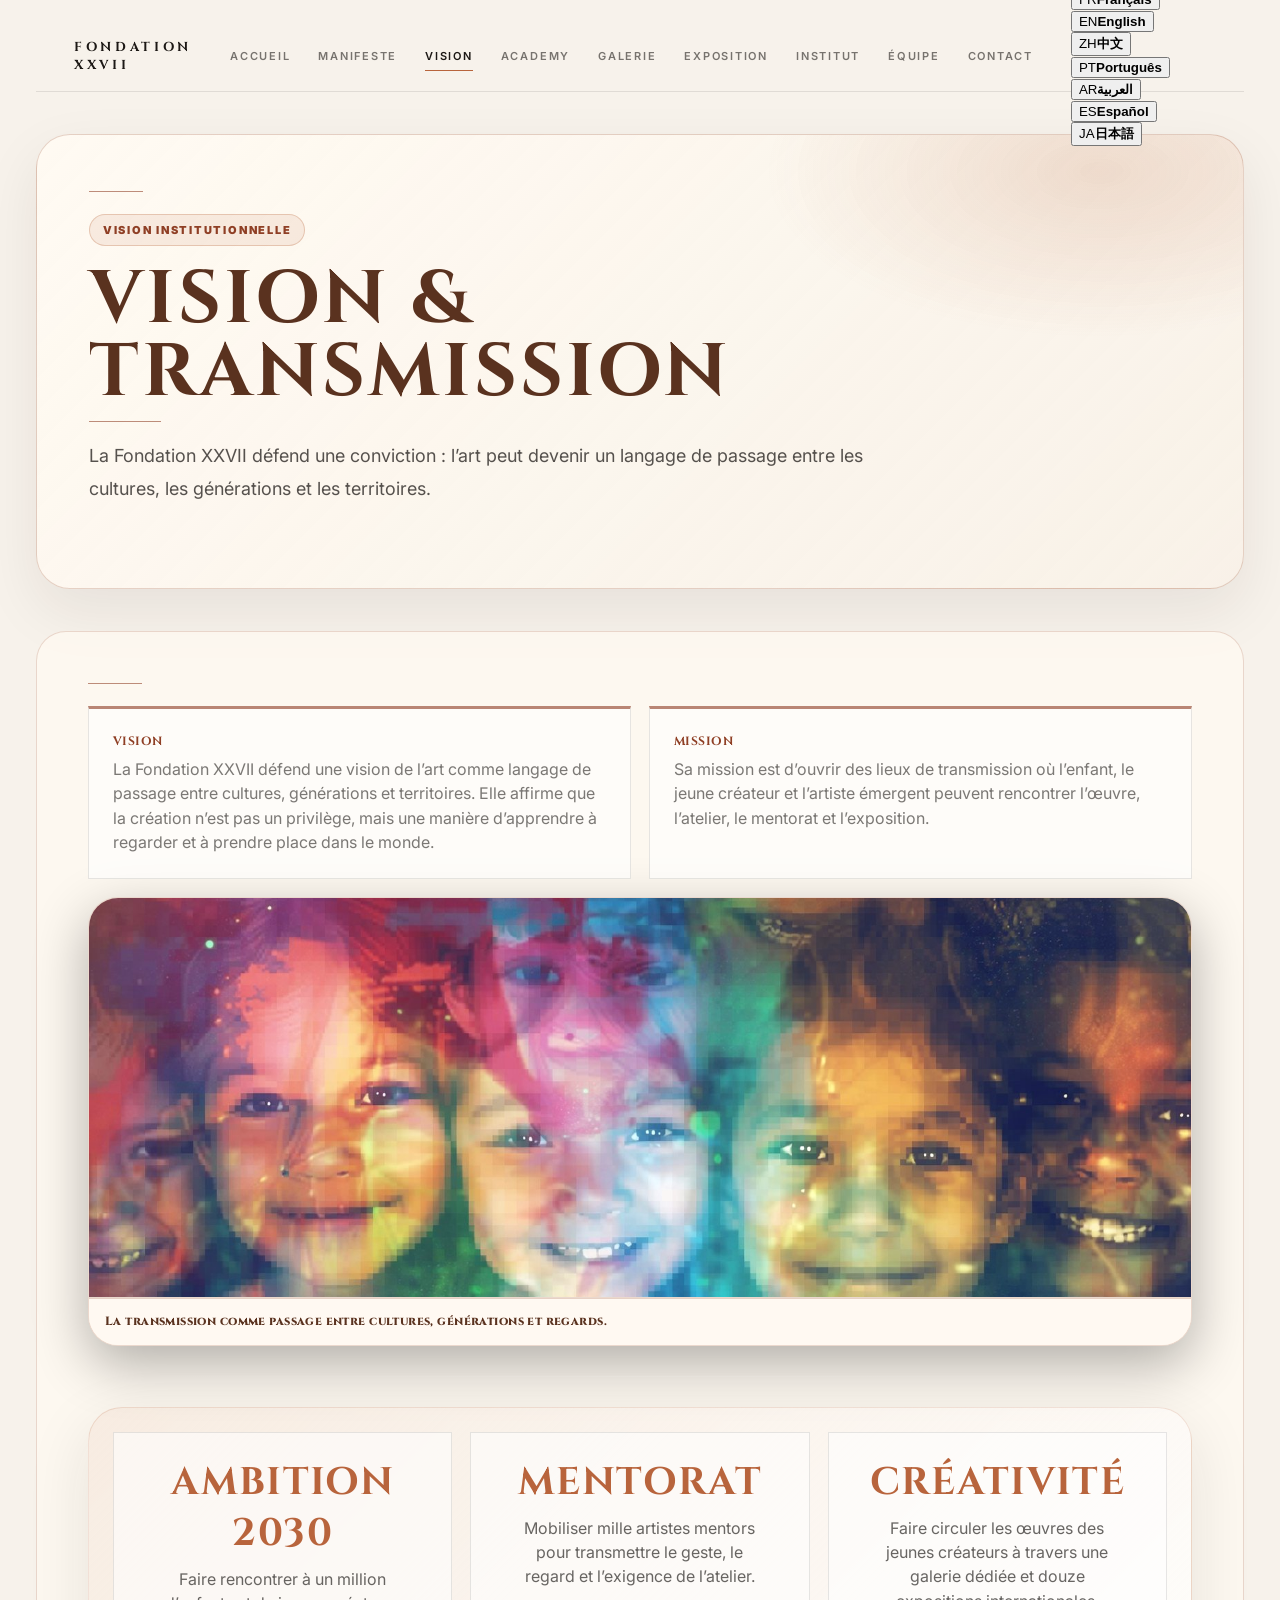
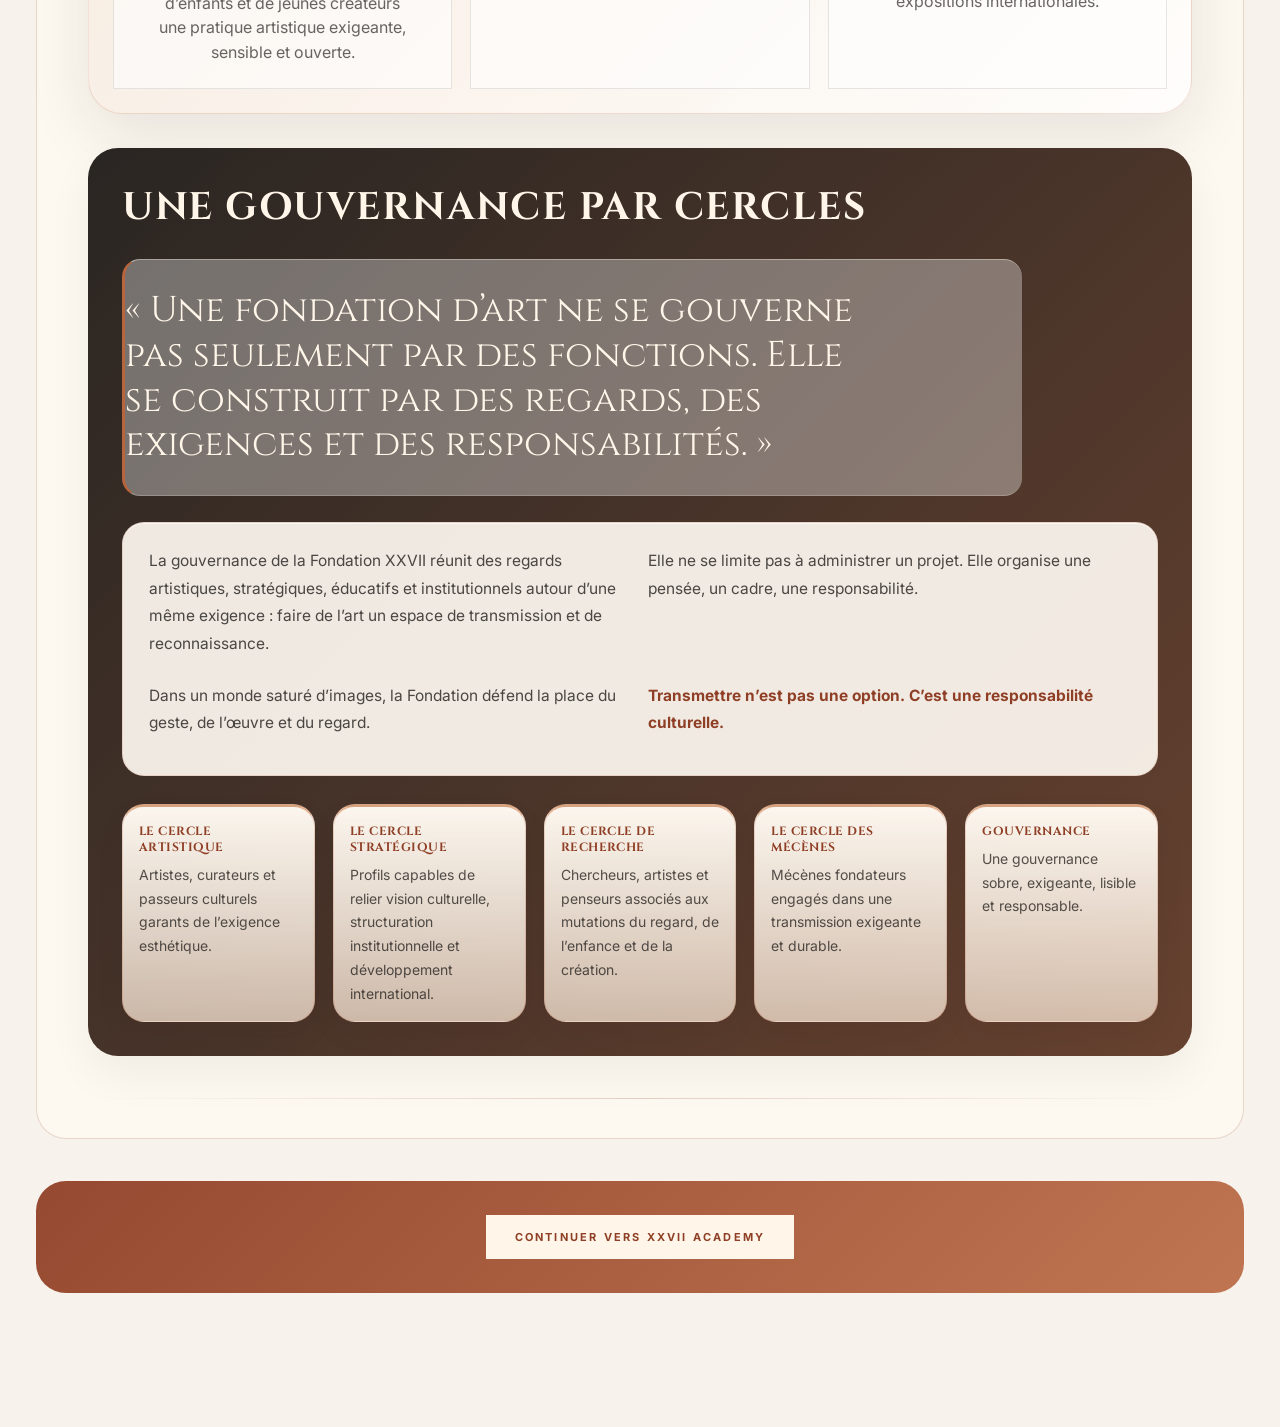
<file: vision.html>
<!doctype html>
<html lang="fr">
<head>
<meta charset="utf-8">
<meta name="viewport" content="width=device-width, initial-scale=1">
<title>Vision — Fondation XXVII</title>
<meta name="description" content="La Fondation XXVII accompagne les enfants, les jeunes créateurs et les artistes émergents à travers l’art, l’éducation et la transmission.">
<meta property="og:title" content="Fondation XXVII — Transmission culturelle par l’art">
<meta property="og:description" content="La Fondation XXVII accompagne les enfants, les jeunes créateurs et les artistes émergents à travers l’art, l’éducation et la transmission.">
<meta property="og:type" content="website">
<meta property="og:image" content="grok-image-b3504fb1-696f-4ca2-b0f3-4447067c842b%20(1).jpg">
<meta name="twitter:card" content="summary_large_image">
<meta name="twitter:image" content="grok-image-b3504fb1-696f-4ca2-b0f3-4447067c842b%20(1).jpg">
<link rel="preconnect" href="https://fonts.googleapis.com">
<link rel="preconnect" href="https://fonts.gstatic.com" crossorigin>
<link href="https://fonts.googleapis.com/css2?family=Inter:wght@400;500;600;700;800;900&family=Cinzel:wght@600;700;800&display=swap" rel="stylesheet">
<link rel="stylesheet" href="assets/css/app.css">
<link rel="stylesheet" href="assets/css/upgrade.css">
<link rel="stylesheet" href="assets/css/multipage-version.css">
<link rel="stylesheet" href="assets/css/intro-wire.css">
<link rel="stylesheet" href="editorial-model-upgrade.css">
<link rel="stylesheet" href="assets/css/finishing-touch.css">
<link rel="stylesheet" href="assets/css/cartier-level.css">
<link rel="stylesheet" href="assets/css/prestige.css">
<link rel="stylesheet" href="assets/css/epure.css">
<!-- <script src="assets/js/intro-controller.js" defer></script> -->
</head>
<body class="page-vision">
<a class="skip" href="#main">Aller au contenu</a>
<div class="page">
<header class="topbar">
  <div class="brand-lockup brand-text-only"><span>Fondation XXVII</span></div>
  <nav class="nav" aria-label="Navigation principale">
      <a href="index.html">Accueil</a>
      <a href="manifeste.html">Manifeste</a>
      <a href="vision.html">Vision</a>
      <a href="academy.html">Academy</a>
      <a href="galerie.html">Galerie</a>
      <a href="exposition.html">Exposition</a>
      <a href="institut.html">Institut</a>
      <a href="equipe.html">Équipe</a>
      <a href="contact.html">Contact</a>
    </nav>
</header>
<main id="main" class="multipage-main">
<section class="section vision-opening">
  <div class="vision-kicker">Vision institutionnelle</div>
  <h1 class="section-title">Vision & transmission</h1>
  <p class="lead">La Fondation XXVII défend une conviction : l’art peut devenir un langage de passage entre les cultures, les générations et les territoires.</p>
</section>
<section class="section vision-section" id="page3"><div class="page-num">Page 3</div><div class="grid2"><article class="info"><strong>Vision</strong><p>La Fondation XXVII défend une vision de l’art comme langage de passage entre cultures, générations et territoires. Elle affirme que la création n’est pas un privilège, mais une manière d’apprendre à regarder et à prendre place dans le monde.</p></article><article class="info"><strong>Mission</strong><p>Sa mission est d’ouvrir des lieux de transmission où l’enfant, le jeune créateur et l’artiste émergent peuvent rencontrer l’œuvre, l’atelier, le mentorat et l’exposition.</p></article></div><figure class="section-visual vision-visual"><img src="assets/img/vision-children-colors.jpg" alt="Enfants, couleurs et transmission interculturelle" loading="lazy" decoding="async"><figcaption>La transmission comme passage entre cultures, générations et regards.</figcaption></figure><div class="divider"></div><div class="grid3 vision-metrics"><article class="info"><strong>Ambition 2030</strong><p>Faire rencontrer à un million d’enfants et de jeunes créateurs une pratique artistique exigeante, sensible et ouverte.</p></article><article class="info"><strong>Mentorat</strong><p>Mobiliser mille artistes mentors pour transmettre le geste, le regard et l’exigence de l’atelier.</p></article><article class="info"><strong>Créativité</strong><p>Faire circuler les œuvres des jeunes créateurs à travers une galerie dédiée et douze expositions internationales.</p></article></div><div class="governance-block governance-soft-panel"><div class="page-num">Gouvernance</div><h3>Une gouvernance par cercles</h3><blockquote>« Une fondation d’art ne se gouverne pas seulement par des fonctions. Elle se construit par des regards, des exigences et des responsabilités. »</blockquote><div class="governance-copy"><p>La gouvernance de la Fondation XXVII réunit des regards artistiques, stratégiques, éducatifs et institutionnels autour d’une même exigence : faire de l’art un espace de transmission et de reconnaissance.</p><p>Elle ne se limite pas à administrer un projet. Elle organise une pensée, un cadre, une responsabilité.</p><p>Dans un monde saturé d’images, la Fondation défend la place du geste, de l’œuvre et du regard.</p><p>Transmettre n’est pas une option. C’est une responsabilité culturelle.</p></div><div class="governance-grid"><article class="info"><strong>Le cercle artistique</strong><p>Artistes, curateurs et passeurs culturels garants de l’exigence esthétique.</p></article><article class="info"><strong>Le cercle stratégique</strong><p>Profils capables de relier vision culturelle, structuration institutionnelle et développement international.</p></article><article class="info"><strong>Le cercle de recherche</strong><p>Chercheurs, artistes et penseurs associés aux mutations du regard, de l’enfance et de la création.</p></article><article class="info"><strong>Le cercle des mécènes</strong><p>Mécènes fondateurs engagés dans une transmission exigeante et durable.</p></article><article class="info"><strong>Gouvernance</strong><p>Une gouvernance sobre, exigeante, lisible et responsable.</p></article></div></div></section>

<div class="page-next-link vision-next-link">
  <a class="btn" href="academy.html">Continuer vers XXVII Academy</a>
</div>
</main>
</div>
<script src="assets/js/app.js"></script>
<script src="assets/js/prestige.js"></script>
</body>
</html>
</file>
<file: assets/css/app.css>
:root{--bg:#05070b;--panel:rgba(11,17,28,.8);--line:rgba(255,255,255,.1);--line2:rgba(216,173,97,.26);--text:#f6f8fb;--muted:rgba(246,248,251,.74);--gold:#d8ad61;--gold2:#f3d8a5;--shadow:0 18px 54px rgba(0,0,0,.34);--radius:30px;--brown:#5b4031;--brown2:#3f2b21}*{box-sizing:border-box}html{scroll-behavior:smooth}body{margin:0;min-height:100vh;color:var(--text);font-family:Inter,system-ui,sans-serif;background:radial-gradient(1200px 700px at 14% 0%,rgba(216,173,97,.14),transparent 52%),radial-gradient(900px 520px at 86% 12%,rgba(125,167,255,.08),transparent 55%),linear-gradient(180deg,#04070c 0%,#071018 44%,#04070c 100%);overflow-x:hidden}body::before{content:"";position:fixed;inset:0;pointer-events:none;opacity:.12;background-image:linear-gradient(rgba(255,255,255,.03) 1px,transparent 1px),linear-gradient(90deg,rgba(255,255,255,.03) 1px,transparent 1px);background-size:34px 34px;mask-image:linear-gradient(180deg,rgba(0,0,0,.92),transparent 95%)}a{color:var(--gold2)}.skip{position:absolute;left:-999px;top:12px;background:#fff;color:#000;padding:10px 14px;border-radius:999px;z-index:999}.skip:focus{left:12px}.page{max-width:1360px;margin:0 auto;padding:24px clamp(16px,2.8vw,36px) 110px}.topbar{display:flex;justify-content:space-between;align-items:center;gap:16px;padding:12px 0 18px;position:sticky;top:0;z-index:50;backdrop-filter:blur(18px);background:linear-gradient(180deg,rgba(4,7,12,.92),rgba(4,7,12,.62));border-bottom:1px solid rgba(216,173,97,.12)}.brand-lockup{display:flex;align-items:center;gap:14px;color:var(--gold2);font-size:11px;letter-spacing:.24em;text-transform:uppercase;font-weight:800}.brand-logo{height:40px;width:auto;display:block;border-radius:12px;background:#fffaf0;box-shadow:0 10px 34px rgba(0,0,0,.22)}.nav{display:flex;gap:8px;flex-wrap:wrap}.nav a{padding:8px 12px;border:1px solid var(--line);border-radius:999px;background:rgba(255,255,255,.035);color:var(--text);font-size:12px;text-decoration:none;transition:.2s}.nav a:hover,.btn:hover{border-color:var(--gold);transform:translateY(-1px)}.hero{display:grid;grid-template-columns:minmax(0,1.32fr) minmax(320px,.86fr);gap:24px;align-items:stretch;padding:18px 0 8px}.panel,.card,.box,.footer,.quote,.brown,.member,.info,.slider{border:1px solid var(--line);background:linear-gradient(180deg,rgba(11,17,28,.74),rgba(6,10,16,.66));box-shadow:var(--shadow);backdrop-filter:blur(16px)}.panel{border-radius:36px;padding:36px;position:relative;overflow:hidden}.panel::after{content:"";position:absolute;right:-10%;bottom:-38%;width:420px;height:420px;border-radius:50%;background:radial-gradient(circle,rgba(216,173,97,.18),transparent 66%);filter:blur(10px);pointer-events:none}.eyebrow{font-size:12px;text-transform:uppercase;letter-spacing:.28em;color:var(--gold2);margin-bottom:16px}h1{margin:0;font-family:Cinzel,serif;font-size:clamp(40px,6.8vw,88px);line-height:.9;letter-spacing:.02em}h2{margin:16px 0 14px;font-size:clamp(26px,3.6vw,52px);line-height:1.03;letter-spacing:-.05em}.lead{max-width:72ch;color:var(--muted);font-size:clamp(16px,1.45vw,19px);line-height:1.78}.small{font-size:15px;margin:0}.cta-row{display:flex;flex-wrap:wrap;gap:12px;margin-top:30px;position:relative;z-index:1}.btn{padding:13px 18px;border-radius:999px;border:1px solid var(--line2);background:linear-gradient(135deg,rgba(216,173,97,.18),rgba(255,255,255,.04));color:var(--text);font-weight:700;text-decoration:none;transition:.2s}.btn.alt{border-color:var(--line);background:rgba(255,255,255,.03)}.logo-showcase{margin-top:26px;max-width:460px;padding:18px;border-radius:28px;background:linear-gradient(180deg,#fffaf0,#f4efe6);border:1px solid rgba(216,173,97,.32);box-shadow:0 24px 80px rgba(0,0,0,.28);position:relative;z-index:1}.logo-showcase img{width:100%;height:auto;display:block;border-radius:18px}.side{display:flex;flex-direction:column;gap:18px}.card{border-radius:34px;padding:24px;position:relative;overflow:hidden}.card h3{margin:0 0 16px;font-size:22px;letter-spacing:-.03em}.stats{display:grid;grid-template-columns:1fr 1fr;gap:14px}.stat{padding:16px;border-radius:20px;border:1px solid var(--line);background:rgba(255,255,255,.03)}.stat span{display:block;font-size:12px;text-transform:uppercase;letter-spacing:.18em;color:var(--gold2);margin-bottom:10px}.stat strong{font-size:clamp(20px,2.6vw,30px);letter-spacing:-.03em}.quote{margin:18px 0 36px;padding:16px 24px;border-radius:24px;border-color:rgba(216,173,97,.18);background:linear-gradient(135deg,rgba(216,173,97,.12),rgba(255,255,255,.03));font-family:Cinzel,serif;font-size:clamp(17px,1.9vw,26px);line-height:1.28;letter-spacing:.01em;font-weight:600}.section{padding:58px 0 0}.section-title{font-size:clamp(24px,3vw,42px);line-height:1.06;margin:.15em 0 .55em;letter-spacing:-.04em}.page-title{font-family:Cinzel,serif;font-size:clamp(26px,3.4vw,46px);margin:0 0 10px;line-height:1.04}.page-num{font-size:12px;text-transform:uppercase;letter-spacing:.25em;color:var(--gold2);margin-bottom:12px}.grid3{display:grid;grid-template-columns:repeat(3,minmax(0,1fr));gap:18px}.grid2{display:grid;grid-template-columns:repeat(2,minmax(0,1fr));gap:18px}.info{border-radius:26px;padding:24px;min-height:190px;border-color:rgba(255,255,255,.085)}.info strong{display:block;margin-bottom:10px;color:var(--gold);text-transform:uppercase;letter-spacing:.09em;font-size:12px}.info p,.box p,.card p,.member p{margin:0;color:var(--muted);line-height:1.72}.brown{border-radius:26px;padding:20px;background:linear-gradient(180deg,rgba(91,64,49,.88),rgba(63,43,33,.78));border-color:rgba(255,255,255,.08)}.brown strong{display:block;margin-bottom:8px;color:#ffe8d2;font-size:12px;text-transform:uppercase;letter-spacing:.14em}.brown p{margin:0;color:rgba(255,240,228,.90);line-height:1.65}.divider{height:1px;background:linear-gradient(90deg,transparent,rgba(255,255,255,.10),transparent);margin:22px 0}.footer{margin-top:28px;padding:20px 22px;border-radius:24px;color:var(--muted);background:rgba(255,255,255,.03)}.team{display:grid;grid-template-columns:repeat(2,minmax(0,1fr));gap:18px}.member{padding:22px;border-radius:24px;border:1px solid rgba(255,255,255,.085);background:rgba(255,255,255,.03)}.member h4{margin:0 0 6px;font-size:20px;letter-spacing:-.02em}.member .role{color:var(--gold2);font-size:12px;text-transform:uppercase;letter-spacing:.12em;margin-bottom:10px}.full{grid-column:1/-1}.gallery{padding-top:42px}.gallery .lead{margin-bottom:18px}.gallery .page-num{letter-spacing:.32em;opacity:.86}.slider{position:relative;border-radius:38px;overflow:hidden;padding:22px;background:linear-gradient(135deg,rgba(216,173,97,.075),rgba(255,255,255,.025))}.slides{position:relative;min-height:820px}.slide{margin:0;position:absolute;inset:0;opacity:0;transform:scale(.985);transition:opacity .45s ease,transform .45s ease;pointer-events:none}.slide.active{opacity:1;transform:scale(1);pointer-events:auto}.slide img{width:100%;height:820px;object-fit:cover;border-radius:24px;border:1px solid rgba(255,255,255,.12);display:block;background:#090d14;filter:saturate(1.02) contrast(1.02)}.slide figcaption{position:absolute;left:22px;bottom:22px;padding:12px 16px;border-radius:999px;background:rgba(4,7,12,.72);border:1px solid rgba(216,173,97,.28);color:var(--gold2);font-weight:800;backdrop-filter:blur(12px)}.slider-btn{position:absolute;top:50%;transform:translateY(-50%);z-index:3;width:46px;height:46px;border-radius:999px;border:1px solid rgba(216,173,97,.35);background:rgba(4,7,12,.70);color:#fff;font-size:34px;line-height:1;cursor:pointer}.slider-btn.prev{left:28px}.slider-btn.next{right:28px}.dots{position:absolute;left:0;right:0;bottom:28px;z-index:3;display:flex;justify-content:center;gap:8px}.dots button{width:10px;height:10px;border-radius:999px;border:1px solid rgba(255,255,255,.5);background:rgba(255,255,255,.2);cursor:pointer}.dots button.active{background:var(--gold)}.slider::after{content:"Visuels Fondation XXVII";position:absolute;right:24px;top:24px;z-index:4;padding:9px 12px;border-radius:999px;background:rgba(4,7,12,.62);border:1px solid rgba(216,173,97,.28);color:var(--gold2);font-size:12px;font-weight:800;backdrop-filter:blur(10px)}.section-intro{margin-top:-8px;margin-bottom:22px;color:var(--gold2)}.why-block{margin-top:22px;padding:26px;border:1px solid rgba(216,173,97,.22);border-radius:28px;background:linear-gradient(135deg,rgba(216,173,97,.105),rgba(255,255,255,.03));box-shadow:0 18px 52px rgba(0,0,0,.26)}.why-block h3{display:block;color:var(--gold2);font-family:Cinzel,serif;font-size:clamp(24px,2.8vw,36px);letter-spacing:.02em;margin:0 0 8px}.why-block p{margin:0 0 14px;color:var(--muted);font-weight:700}.why-block ul{display:grid;grid-template-columns:repeat(2,minmax(0,1fr));gap:10px 14px;margin:0;padding:0;list-style:none}.why-block li{padding:14px 16px;border:1px solid rgba(255,255,255,.08);border-radius:18px;background:rgba(255,255,255,.035);color:rgba(246,248,251,.82);line-height:1.55}.governance-block{margin-top:34px;padding:30px;border:1px solid rgba(216,173,97,.22);border-radius:32px;background:linear-gradient(180deg,rgba(216,173,97,.075),rgba(255,255,255,.026));box-shadow:0 20px 64px rgba(0,0,0,.28)}.governance-block h3{margin:0 0 14px;font-size:clamp(24px,3vw,42px);letter-spacing:-.04em}.governance-block blockquote{margin:0 0 18px;padding:18px 20px;border-left:3px solid var(--gold);border-radius:18px;background:rgba(255,255,255,.035);font-family:Cinzel,serif;color:var(--gold2);line-height:1.45}.governance-copy{display:grid;grid-template-columns:repeat(2,minmax(0,1fr));gap:12px 18px;margin:20px 0}.governance-copy p{margin:0;color:var(--muted);line-height:1.72}.governance-grid{display:grid;grid-template-columns:repeat(5,minmax(0,1fr));gap:14px}.governance-grid .info{min-height:150px;padding:20px}.vision-metrics .info{min-height:95px;padding:14px 18px}.vision-metrics .info strong{margin-bottom:6px}.vision-metrics .info p{line-height:1.45}.contact-ribbon{margin-top:22px;border-color:rgba(216,173,97,.24);background:linear-gradient(135deg,rgba(216,173,97,.12),rgba(255,255,255,.035));color:rgba(246,248,251,.86)}.contact-ribbon a{font-weight:800;color:var(--gold2)}.visual-grid{display:grid;grid-template-columns:repeat(2,minmax(0,1fr));gap:18px;margin:24px 0}.visual-card,.section-visual,.manifesto-card{border:1px solid rgba(216,173,97,.22);border-radius:30px;background:linear-gradient(180deg,rgba(11,17,28,.68),rgba(6,10,16,.58));box-shadow:0 18px 54px rgba(0,0,0,.30);overflow:hidden}.visual-card{margin:0;min-height:100%;display:flex;flex-direction:column}.visual-card img,.section-visual img,.manifesto-card img{display:block;width:100%;height:auto;object-fit:cover}.visual-card img{height:360px}.visual-card figcaption,.section-visual figcaption{padding:14px 18px;color:var(--gold2);font-weight:800;line-height:1.45;background:rgba(4,7,12,.48)}.section-visual{margin:24px 0 4px}.section-visual img{height:430px}.manifesto-section{padding-top:38px}.manifesto-card{display:grid;grid-template-columns:1fr!important;align-items:start!important;overflow:visible!important;gap:24px;padding:26px}.manifesto-card img{width:min(100%,760px)!important;height:auto!important;max-height:none!important;object-fit:contain!important;justify-self:center!important;display:block!important;border-radius:24px;border:1px solid rgba(255,255,255,.10);background:#140d0a}.manifesto-card .section-title{margin-top:0}.actions-visuals .visual-card img{height:390px}.academy-visuals{grid-template-columns:repeat(3,minmax(0,1fr))}.academy-visuals .visual-card img{height:430px}.vision-visual img{height:400px}.inclusion-visual{max-width:820px;margin:24px auto 4px}.inclusion-visual img{height:300px;object-fit:cover;object-position:center 42%}.polish-note{margin:34px 0 0;padding:26px;border:1px solid rgba(216,173,97,.24);border-radius:32px;background:linear-gradient(135deg,rgba(216,173,97,.11),rgba(255,255,255,.026));box-shadow:0 18px 54px rgba(0,0,0,.28)}.polish-note strong{display:block;color:var(--gold2);font-family:Cinzel,serif;font-size:clamp(22px,2.5vw,34px);line-height:1.15;margin-bottom:10px}.polish-note p{margin:0;color:var(--muted);line-height:1.72}.conversion-panel{margin-top:22px;padding:28px;border:1px solid rgba(216,173,97,.28);border-radius:32px;background:radial-gradient(700px 280px at 12% 0%,rgba(216,173,97,.16),transparent 58%),linear-gradient(180deg,rgba(11,17,28,.78),rgba(6,10,16,.64));box-shadow:0 20px 64px rgba(0,0,0,.30)}.conversion-panel h3{font-family:Cinzel,serif;font-size:clamp(24px,3vw,42px);margin:0 0 10px}.conversion-panel p{max-width:78ch;color:var(--muted);line-height:1.72}.conversion-panel .cta-row{margin-top:18px}@media (max-width:1020px){.hero,.grid3,.grid2,.team{grid-template-columns:1fr}.topbar{position:static;align-items:flex-start;flex-direction:column}.nav{justify-content:flex-start}.slides,.slide img{min-height:580px;height:580px}.governance-grid{grid-template-columns:repeat(2,minmax(0,1fr))}.governance-copy,.why-block ul,.visual-grid,.manifesto-card{grid-template-columns:1fr}.visual-card img,.actions-visuals .visual-card img,.academy-visuals .visual-card img,.section-visual img,.vision-visual img,.inclusion-visual img{height:360px}.academy-visuals{grid-template-columns:1fr}}@media (max-width:640px){.page{padding-inline:14px}.brand-logo{height:36px}.brand-lockup span{display:none}.section{padding-top:42px}.panel,.card,.quote,.info,.footer,.brown,.member{border-radius:22px;padding:18px}.panel{padding:22px}.quote{padding:14px 18px;font-size:clamp(16px,4.8vw,22px);border-radius:20px}.slides,.slide img{min-height:380px;height:380px}.slide figcaption{left:14px;right:14px;bottom:16px;border-radius:18px}.slider-btn{width:38px;height:38px;font-size:28px}.slider-btn.prev{left:18px}.slider-btn.next{right:18px}.slider::after{left:18px;right:auto;top:18px;font-size:11px}.logo-showcase{padding:12px;border-radius:20px}.vision-metrics .info{min-height:88px;padding:13px 16px}.visual-grid{gap:14px;margin:18px 0}.visual-card,.section-visual,.manifesto-card{border-radius:22px}.visual-card img,.actions-visuals .visual-card img,.academy-visuals .visual-card img,.section-visual img,.vision-visual img{height:280px}.inclusion-visual{max-width:100%;margin-top:18px}.inclusion-visual img{height:220px}.manifesto-card{padding:18px}.manifesto-card img{width:100%!important;border-radius:18px}.governance-grid{grid-template-columns:1fr}.why-block{padding:20px}.conversion-panel{padding:20px;border-radius:24px}}.donation-hero{display:grid;grid-template-columns:minmax(0,1fr) minmax(320px,.72fr);gap:24px;align-items:start}.donation-visual{background:linear-gradient(180deg,rgba(11,17,28,.68),rgba(6,10,16,.58))}.donation-visual img{height:620px!important;max-height:none!important;object-fit:contain!important;object-position:center center!important;background:radial-gradient(circle at center,rgba(216,173,97,.08),rgba(5,7,11,.95))!important}@media(max-width:1020px){.donation-hero{grid-template-columns:1fr}.donation-visual img{height:560px!important}}@media(max-width:640px){.donation-visual img{height:420px!important}}.academy-visuals .visual-card img,.academy-visuals .visual-card video,.academy-video{width:100%!important;height:430px!important;object-fit:cover!important;display:block!important;background:#090d14!important}.academy-visuals .visual-card figcaption{min-height:72px}@media(max-width:1020px){.academy-visuals .visual-card img,.academy-visuals .visual-card video,.academy-video{height:360px!important}}@media(max-width:640px){.academy-visuals .visual-card img,.academy-visuals .visual-card video,.academy-video{height:280px!important}}.academy-visuals .visual-card{min-height:0!important;height:auto!important;align-self:start!important}.academy-visuals .visual-card img,.academy-visuals .visual-card video,.academy-video{flex:0 0 auto!important}.academy-visuals .visual-card figcaption{flex:0 0 auto!important}.inclusion-visual img{height:430px!important;object-fit:contain!important;object-position:center center!important;background:radial-gradient(circle at center,rgba(216,173,97,.08),rgba(5,7,11,.95))!important}@media(max-width:640px){.inclusion-visual img{height:360px!important}}
</file>
<file: assets/css/upgrade.css>
/* Fondation XXVII — narrative upgrade layer */
:root{--bg:#F8F1E7!important;--panel:#FFFFFF!important;--line:rgba(33,29,26,.10)!important;--line2:rgba(184,100,60,.26)!important;--text:#211D1A!important;--muted:rgba(33,29,26,.68)!important;--gold:#B8643C!important;--gold2:#C8754A!important;--brown:#B8643C!important;--brown2:#211D1A!important;--shadow:0 18px 54px rgba(33,29,26,.12)!important}body{color:#211D1A!important;background:radial-gradient(1200px 700px at 14% 0%,rgba(184,100,60,.10),transparent 52%),radial-gradient(900px 520px at 86% 12%,rgba(248,241,231,.75),transparent 55%),linear-gradient(180deg,#F8F1E7 0%,#FFFFFF 45%,#F8F1E7 100%)!important}body::before{opacity:.08!important}.panel,.card,.box,.info,.slider,.member{background:linear-gradient(180deg,rgba(255,255,255,.86),rgba(248,241,231,.70))!important;border-color:rgba(33,29,26,.10)!important;color:#211D1A!important}.topbar{background:linear-gradient(180deg,rgba(248,241,231,.94),rgba(248,241,231,.72))!important;border-bottom-color:rgba(184,100,60,.16)!important}.quote,.why-block,.governance-block,.conversion-panel,.polish-note{background:linear-gradient(135deg,rgba(184,100,60,.10),rgba(255,255,255,.72))!important;border-color:rgba(184,100,60,.22)!important;color:#211D1A!important}.brown{background:linear-gradient(180deg,rgba(184,100,60,.92),rgba(33,29,26,.88))!important;border-color:rgba(184,100,60,.28)!important}.footer,.contact-ribbon{background:linear-gradient(180deg,rgba(33,29,26,.94),rgba(33,29,26,.88))!important;border-color:rgba(184,100,60,.20)!important}.lead,.info p,.box p,.card p,.member p{color:rgba(33,29,26,.68)!important}.brown p,.brown strong{color:rgba(255,255,255,.92)!important}.footer,.footer a,.contact-ribbon,.contact-ribbon a{color:rgba(255,255,255,.82)!important}.eyebrow,.section-intro,.brand-lockup,.stat span,.info strong,.member .role,.page-num{color:#B8643C!important}h1,h2,h3,.section-title,.page-title{color:#211D1A!important}.btn{background:linear-gradient(135deg,#B8643C,#C8754A)!important;color:#fff!important;border:1px solid rgba(184,100,60,.34)!important;box-shadow:0 12px 28px rgba(184,100,60,.16)!important;padding:13px 22px!important;border-radius:999px!important;letter-spacing:.11em!important}.btn:hover{background:linear-gradient(135deg,#211D1A,#3A302A)!important;color:#fff!important;transform:translateY(-1px)!important;box-shadow:0 16px 34px rgba(33,29,26,.18)!important}.btn.alt{background:rgba(255,255,255,.62)!important;color:#B8643C!important;border:1px solid rgba(184,100,60,.28)!important;box-shadow:0 10px 24px rgba(33,29,26,.08)!important}.btn.alt:hover{background:#B8643C!important;color:#fff!important;border-color:#B8643C!important}.brown .btn.alt{background:rgba(255,255,255,.12)!important;color:#fff!important;border-color:rgba(255,255,255,.34)!important}.brown .btn.alt:hover{background:#fff!important;color:#B8643C!important;border-color:#fff!important}.why-block{position:relative;overflow:hidden;isolation:isolate}.why-block:before{content:"Why";position:absolute;right:24px;top:-30px;z-index:-1;font-family:Cinzel,serif;font-size:clamp(86px,13vw,180px);font-style:italic;color:rgba(184,100,60,.07);pointer-events:none}.why-block h3,.why-block p,.why-block li{color:#211D1A!important}.why-block li{position:relative;padding-left:46px}.why-block li:before{content:"×";position:absolute;left:16px;top:50%;transform:translateY(-50%);width:20px;height:20px;border:1px solid rgba(184,100,60,.42);border-radius:999px;display:grid;place-items:center;color:#B8643C!important;font-size:13px;line-height:1;background:rgba(255,255,255,.58)}
.actions-section .grid3>.info{position:relative;overflow:hidden}.actions-section .grid3>.info:after{position:absolute;right:18px;bottom:-18px;font-family:Cinzel,serif;font-size:96px;font-style:italic;color:rgba(184,100,60,.10);line-height:1;pointer-events:none}.actions-section .grid3>.info:nth-child(1):after{content:"1"}.actions-section .grid3>.info:nth-child(2):after{content:"2"}.actions-section .grid3>.info:nth-child(3):after{content:"3"}.actions-section .grid3>.info:hover{border-color:rgba(184,100,60,.30);background:linear-gradient(180deg,rgba(184,100,60,.08),rgba(255,255,255,.72))!important}
.vision-metrics{padding:24px;border:1px solid rgba(184,100,60,.18);border-radius:34px;background:linear-gradient(135deg,rgba(184,100,60,.08),rgba(255,255,255,.72))!important;box-shadow:0 20px 64px rgba(33,29,26,.10)}.vision-metrics .info{background:rgba(255,255,255,.58)!important;text-align:center;min-height:150px}.vision-metrics .info strong{font-family:Cinzel,serif;font-size:clamp(24px,3vw,42px);letter-spacing:.02em;color:#B8643C!important;text-transform:none}.vision-metrics .info p{max-width:26ch;margin:0 auto;color:rgba(33,29,26,.68)!important}
#page15{background:linear-gradient(135deg,rgba(248,241,231,.94),rgba(255,255,255,.84))!important;border-color:rgba(184,100,60,.20)!important}#page15 .page-title{color:#211D1A!important}#page15 .lead{color:rgba(184,100,60,.78)!important}#page15 .info{background:linear-gradient(180deg,rgba(255,255,255,.86),rgba(248,241,231,.66))!important;border-color:rgba(184,100,60,.18)!important}#page15 .info strong{color:#B8643C!important}#page16{background:linear-gradient(180deg,rgba(255,255,255,.90),rgba(248,241,231,.82))!important;border-color:rgba(184,100,60,.18)!important}#page16 .page-title{color:#211D1A!important}#page16>.lead{color:rgba(184,100,60,.74)!important}#page16 .member{background:linear-gradient(180deg,rgba(255,255,255,.90),rgba(248,241,231,.68))!important;border-color:rgba(184,100,60,.18)!important;box-shadow:0 16px 42px rgba(33,29,26,.10)!important}#page16 .member .role{color:#B8643C!important}
.contact-ribbon{display:grid;grid-template-columns:1.2fr repeat(3,1fr);gap:18px;align-items:start}.contact-ribbon:before{content:"Fondation XXVII\A Transmission culturelle par l’art\A Contact officiel : contact@fondationxvii.ch";white-space:pre-line;color:rgba(255,255,255,.88);line-height:1.8}.contact-ribbon:after{content:"Vision · Mission · Mécénat · Institut\A XXVII Academy · Laboratoires créatifs · Expositions internationales\A Maison XXVII : Anissa Jolly · Farouk Boumoula";white-space:pre-line;color:rgba(255,255,255,.66);line-height:1.8;grid-column:span 3}@media(max-width:900px){.contact-ribbon{grid-template-columns:1fr}.contact-ribbon:after{grid-column:auto}}
.exhibition-visual{max-width:1080px!important;margin:28px auto!important;padding:22px!important}.exhibition-visual img{width:100%!important;height:auto!important;max-height:none!important;object-fit:contain!important;object-position:center center!important;display:block!important;background:radial-gradient(circle at center,rgba(184,100,60,.08),rgba(248,241,231,.95))!important}.exhibition-visual figcaption{text-align:center}
.exhibition-poster{max-width:1080px!important;margin:28px auto!important;padding:22px!important;border:1px solid rgba(184,100,60,.22)!important;border-radius:30px!important;background:linear-gradient(180deg,rgba(255,255,255,.86),rgba(248,241,231,.70))!important;box-shadow:0 18px 54px rgba(33,29,26,.12)!important;overflow:visible!important}.exhibition-poster img{width:100%!important;height:auto!important;max-height:none!important;object-fit:contain!important;object-position:center center!important;display:block!important;border-radius:20px!important;background:radial-gradient(circle at center,rgba(184,100,60,.08),rgba(248,241,231,.95))!important}.exhibition-poster figcaption{text-align:center;padding:14px 18px;color:#B8643C!important;font-weight:800;line-height:1.45;background:rgba(255,255,255,.62);border-radius:0 0 20px 20px}
.page-num{display:none!important}
.topbar{padding:18px 0 24px!important}.nav a{padding:10px 15px!important;font-size:13px!important}.brand-lockup{gap:18px!important;font-size:13.2px!important;letter-spacing:.27em!important}.brand-logo{height:58px!important;width:auto!important;object-fit:contain!important;background:#fffaf0!important}.hero-video-showcase{max-width:560px!important;padding:12px!important;overflow:hidden!important}.hero-logo-video{width:100%!important;aspect-ratio:16/9!important;height:auto!important;display:block!important;object-fit:cover!important;border-radius:20px!important;background:#F8F1E7!important}.hero-video-showcase img{display:none!important}@media(max-width:640px){.brand-logo{height:50px!important}.brand-lockup{font-size:12px!important;letter-spacing:.22em!important}.nav a{padding:9px 12px!important;font-size:12px!important}.hero-video-showcase{max-width:100%!important}.hero-logo-video{border-radius:16px!important}.btn{padding:12px 18px!important;letter-spacing:.09em!important}}

/* Editorial institute model — client PDF direction */
.institute-missions-section{background:#fbf6ee!important;border-color:rgba(88,54,34,.18)!important}
.institute-missions-section .section-title{font-family:Cinzel,serif!important;letter-spacing:.04em!important;color:#5a321f!important;text-transform:uppercase!important}
.institute-missions-section .section-intro{max-width:760px!important;color:rgba(33,29,26,.66)!important}
.mission-editorial-grid{display:grid;grid-template-columns:repeat(2,minmax(0,1fr));gap:30px 42px;margin-top:34px}
.mission-editorial-card{position:relative;min-height:150px;padding:22px 76px 22px 0;border-top:1px solid rgba(33,29,26,.58);border-bottom:1px solid rgba(33,29,26,.28);background:transparent!important;color:#211d1a!important}
.mission-editorial-card strong{display:block;margin-bottom:10px;font-family:Cinzel,serif;font-size:18px;letter-spacing:.03em;text-transform:uppercase;color:#5a321f!important}
.mission-editorial-card p{margin:0;max-width:30ch;font-size:13px;line-height:1.55;color:rgba(33,29,26,.72)!important}
.mission-editorial-card span{position:absolute;right:0;top:50%;transform:translateY(-50%);width:76px;height:76px;border-radius:76px 0 0 76px;background:#8f3f25;color:#fff6e9;display:grid;place-items:center;font-family:Cinzel,serif;font-size:28px;font-weight:800;box-shadow:inset 9px 0 0 rgba(255,246,233,.18)}
.mission-editorial-card:after{content:"";position:absolute;right:76px;top:50%;width:34px;height:92px;transform:translateY(-50%);border:2px solid rgba(88,54,34,.42);border-right:0;border-radius:92px 0 0 92px}
@media(max-width:760px){.mission-editorial-grid{grid-template-columns:1fr}.mission-editorial-card{padding-right:70px}.mission-editorial-card span{width:64px;height:64px;font-size:22px}.mission-editorial-card:after{right:64px;width:24px;height:74px}}

/* Stronger editorial mission cards — less empty, more present */
.institute-missions-section .mission-editorial-card{
  background:linear-gradient(180deg,rgba(255,250,242,.82),rgba(248,241,231,.58))!important;
  border:1px solid rgba(143,63,37,.34)!important;
  border-top:3px solid rgba(143,63,37,.78)!important;
  padding:26px 88px 26px 24px!important;
  min-height:178px!important;
  box-shadow:0 18px 42px rgba(33,29,26,.07)!important;
}
.institute-missions-section .mission-editorial-card strong{
  font-size:20px!important;
  margin-bottom:14px!important;
}
.institute-missions-section .mission-editorial-card p{
  max-width:34ch!important;
  font-size:14px!important;
  line-height:1.7!important;
}
.institute-missions-section .mission-editorial-card span{
  right:18px!important;
  width:74px!important;
  height:74px!important;
  border-radius:999px!important;
  background:#8f3f25!important;
  box-shadow:0 10px 24px rgba(143,63,37,.22),inset 0 0 0 7px rgba(255,246,233,.14)!important;
}
.institute-missions-section .mission-editorial-card:after{
  right:92px!important;
  opacity:.55!important;
}
.institute-missions-section .mission-editorial-card:before{
  content:"";
  position:absolute;
  left:24px;
  bottom:20px;
  width:42px;
  height:2px;
  background:rgba(143,63,37,.62);
}
@media(max-width:760px){
  .institute-missions-section .mission-editorial-card{
    padding:24px 24px 92px 24px!important;
    min-height:190px!important;
  }
  .institute-missions-section .mission-editorial-card span{
    right:24px!important;
    top:auto!important;
    bottom:18px!important;
    transform:none!important;
  }
  .institute-missions-section .mission-editorial-card:after{
    display:none!important;
  }
}

/* Editorial hero refinement */
.hero .panel{
  position:relative;
}
.hero-statement{
  margin:18px 0 14px;
  max-width:780px;
  font-family:Cinzel,serif;
  font-size:clamp(32px,5vw,72px);
  line-height:1.02;
  letter-spacing:.015em;
  color:#5a321f;
}
.hero-lead{
  max-width:620px!important;
  font-size:18px!important;
  line-height:1.7!important;
  color:rgba(33,29,26,.72)!important;
}
.hero-signature{
  display:inline-flex;
  margin-top:24px;
  padding:12px 18px;
  border-top:1px solid rgba(143,63,37,.55);
  border-bottom:1px solid rgba(143,63,37,.35);
  font-family:Cinzel,serif;
  font-size:13px;
  letter-spacing:.18em;
  text-transform:uppercase;
  color:#8f3f25;
}
@media(max-width:760px){
  .hero-statement{
    font-size:clamp(34px,11vw,58px);
  }
  .hero-lead{
    font-size:16px!important;
  }
  .hero-signature{
    letter-spacing:.11em;
    font-size:11px;
  }
}

/* Editorial actions and manifesto rhythm */
.actions-section .grid3 .info{
  position:relative;
  background:linear-gradient(180deg,rgba(255,250,242,.88),rgba(248,241,231,.62))!important;
  border:1px solid rgba(143,63,37,.28)!important;
  border-top:3px solid rgba(143,63,37,.72)!important;
  box-shadow:0 16px 38px rgba(33,29,26,.06)!important;
  padding:28px 24px 30px!important;
}
.actions-section .grid3 .info:nth-child(1)::before{content:"01";}
.actions-section .grid3 .info:nth-child(2)::before{content:"02";}
.actions-section .grid3 .info:nth-child(3)::before{content:"03";}
.actions-section .grid3 .info::before{
  display:block;
  margin-bottom:18px;
  font-family:Cinzel,serif;
  font-size:34px;
  line-height:1;
  color:rgba(143,63,37,.78);
}
.actions-section .grid3 .info strong{
  display:block;
  font-family:Cinzel,serif;
  text-transform:uppercase;
  letter-spacing:.04em;
  color:#5a321f!important;
}
.actions-section .grid3 .info p{
  margin-top:12px;
  font-size:14px;
  line-height:1.7;
  color:rgba(33,29,26,.72)!important;
}
.why-block{
  background:#211d1a!important;
  color:#fff6e9!important;
  border:0!important;
  padding:42px!important;
  box-shadow:0 24px 60px rgba(33,29,26,.16)!important;
}
.why-block h3{
  font-family:Cinzel,serif!important;
  text-transform:uppercase;
  letter-spacing:.05em;
  color:#fff6e9!important;
}
.why-block p,
.why-block li{
  color:rgba(255,246,233,.82)!important;
}
.why-block ul{
  display:grid;
  gap:12px;
  margin-top:20px;
}
.why-block li{
  list-style:none;
  position:relative;
  padding-left:28px;
  line-height:1.65;
}
.why-block li::before{
  content:"—";
  position:absolute;
  left:0;
  color:#d69a72;
}

/* Higher institutional manifesto tone */
.hero-statement{
  max-width:980px!important;
  font-size:clamp(38px,6vw,86px)!important;
  line-height:.98!important;
}
.quote{
  max-width:980px!important;
  margin:54px auto!important;
  padding:42px 36px!important;
  font-family:Cinzel,serif!important;
  font-size:clamp(24px,3.4vw,44px)!important;
  line-height:1.18!important;
  letter-spacing:.01em!important;
  color:#5a321f!important;
  background:transparent!important;
  border-top:1px solid rgba(143,63,37,.42)!important;
  border-bottom:1px solid rgba(143,63,37,.42)!important;
  box-shadow:none!important;
}
.quote::before{
  content:"Manifeste";
  display:block;
  margin-bottom:18px;
  font-family:Inter,sans-serif;
  font-size:11px;
  letter-spacing:.22em;
  text-transform:uppercase;
  color:#8f3f25;
}

/* Elevated governance as institutional circles */
.governance-block{
  background:linear-gradient(180deg,rgba(255,250,242,.92),rgba(248,241,231,.7))!important;
  border:1px solid rgba(143,63,37,.22)!important;
  padding:44px!important;
}
.governance-block h3{
  font-family:Cinzel,serif!important;
  text-transform:uppercase!important;
  letter-spacing:.04em!important;
  color:#5a321f!important;
}
.governance-block blockquote{
  max-width:900px!important;
  margin:26px 0!important;
  padding:28px 0!important;
  border-top:1px solid rgba(143,63,37,.42)!important;
  border-bottom:1px solid rgba(143,63,37,.28)!important;
  font-family:Cinzel,serif!important;
  font-size:clamp(21px,2.8vw,36px)!important;
  line-height:1.25!important;
  color:#5a321f!important;
}
.governance-copy p{
  max-width:880px!important;
  font-size:15px!important;
  line-height:1.85!important;
  color:rgba(33,29,26,.72)!important;
}
.governance-grid .info{
  background:#fffaf2!important;
  border:1px solid rgba(143,63,37,.26)!important;
  border-top:3px solid rgba(143,63,37,.72)!important;
  box-shadow:0 16px 34px rgba(33,29,26,.055)!important;
}
.governance-grid .info strong{
  font-family:Cinzel,serif!important;
  text-transform:uppercase!important;
  letter-spacing:.04em!important;
  color:#5a321f!important;
}
.governance-grid .info p{
  font-size:14px!important;
  line-height:1.7!important;
  color:rgba(33,29,26,.72)!important;
}

/* Team and contact as institutional closing chapter */
#page16{
  background:linear-gradient(180deg,rgba(255,250,242,.94),rgba(248,241,231,.72))!important;
  border:1px solid rgba(143,63,37,.22)!important;
}
#page16 .section-title{
  font-family:Cinzel,serif!important;
  text-transform:uppercase!important;
  letter-spacing:.04em!important;
  color:#5a321f!important;
}
#page16 .lead{
  max-width:840px!important;
  color:rgba(33,29,26,.72)!important;
  line-height:1.85!important;
}
#page16 .info{
  background:#fffaf2!important;
  border:1px solid rgba(143,63,37,.26)!important;
  border-top:3px solid rgba(143,63,37,.72)!important;
  box-shadow:0 16px 34px rgba(33,29,26,.055)!important;
}
#page16 .info strong{
  font-family:Cinzel,serif!important;
  text-transform:uppercase!important;
  letter-spacing:.04em!important;
  color:#5a321f!important;
}
#page16 .info p{
  color:rgba(33,29,26,.72)!important;
  line-height:1.7!important;
}
#page16::after{
  content:"Fondation XXVII · Geste · Regard · Transmission";
  display:block;
  margin-top:42px;
  padding-top:24px;
  border-top:1px solid rgba(143,63,37,.34);
  font-family:Cinzel,serif;
  font-size:13px;
  letter-spacing:.16em;
  text-transform:uppercase;
  color:#8f3f25;
}

/* Global editorial tightening — catalogue rhythm */
.section{
  margin-top:42px!important;
  margin-bottom:42px!important;
  padding-top:46px!important;
  padding-bottom:46px!important;
}
.section-title{
  margin-bottom:18px!important;
  max-width:980px!important;
}
.section .lead,
.section-intro{
  max-width:760px!important;
  margin-bottom:26px!important;
}
.grid2,
.grid3{
  gap:18px!important;
}
.info,
.brown,
.card,
.visual-card,
.manifesto-card{
  border-radius:18px!important;
}
.info{
  padding:22px 20px!important;
}
.info strong{
  margin-bottom:8px!important;
}
.info p{
  margin-top:8px!important;
}
.divider{
  margin:30px 0!important;
}
.visual-grid{
  gap:18px!important;
  margin-top:24px!important;
}
.section-visual{
  margin-top:26px!important;
  margin-bottom:20px!important;
}
.manifesto-card{
  padding:28px!important;
  gap:24px!important;
}
.quote{
  margin-top:38px!important;
  margin-bottom:38px!important;
}
.hero{
  min-height:auto!important;
  padding-top:54px!important;
  padding-bottom:44px!important;
}
.hero .panel{
  padding-top:34px!important;
  padding-bottom:34px!important;
}
.hero-statement{
  margin-top:14px!important;
  margin-bottom:12px!important;
}
.hero-signature{
  margin-top:18px!important;
}
.gallery .slider{
  margin-top:24px!important;
}
.governance-block{
  margin-top:34px!important;
}
.governance-copy{
  gap:10px!important;
}
.governance-copy p{
  margin-bottom:10px!important;
}
.mission-editorial-grid{
  gap:22px 28px!important;
  margin-top:26px!important;
}
.institute-missions-section .mission-editorial-card{
  min-height:154px!important;
  padding-top:22px!important;
  padding-bottom:22px!important;
}
@media(max-width:760px){
  .section{
    margin-top:30px!important;
    margin-bottom:30px!important;
    padding-top:34px!important;
    padding-bottom:34px!important;
  }
  .hero{
    padding-top:38px!important;
    padding-bottom:34px!important;
  }
  .manifesto-card{
    padding:22px!important;
  }
}

/* Museum-grade finishing — silence, hierarchy, restraint */
.section-title{
  font-family:Cinzel,serif!important;
  text-transform:uppercase!important;
  letter-spacing:.045em!important;
  color:#5a321f!important;
}
.page-num{
  letter-spacing:.18em!important;
  text-transform:uppercase!important;
  color:#8f3f25!important;
}
.info,
.brown,
.card{
  background:rgba(255,250,242,.78)!important;
  border:1px solid rgba(143,63,37,.18)!important;
  box-shadow:0 14px 34px rgba(33,29,26,.045)!important;
}
.info strong,
.brown strong,
.card h3{
  font-family:Cinzel,serif!important;
  text-transform:uppercase!important;
  letter-spacing:.035em!important;
  color:#5a321f!important;
}
.info p,
.brown p,
.card p{
  color:rgba(33,29,26,.70)!important;
  line-height:1.75!important;
}
.visual-card figcaption,
.slide figcaption,
.section-visual figcaption{
  font-family:Cinzel,serif!important;
  font-size:12px!important;
  letter-spacing:.035em!important;
  color:#5a321f!important;
  background:rgba(255,250,242,.90)!important;
  border-top:1px solid rgba(143,63,37,.22)!important;
}
.visual-card img,
.section-visual img,
.slide img{
  filter:saturate(.88) contrast(1.03)!important;
}
.section::before{
  content:"";
  display:block;
  width:54px;
  height:1px;
  margin-bottom:22px;
  background:rgba(143,63,37,.58);
}
.hero::before,
.gallery::before{
  display:none!important;
}
.grid2 .info:hover,
.grid3 .info:hover,
.visual-card:hover{
  transform:none!important;
}
.manifesto-section{
  background:transparent!important;
}
.manifesto-card{
  background:#211d1a!important;
  color:#fff6e9!important;
  border:0!important;
}
.manifesto-card .section-title,
.manifesto-card .page-num,
.manifesto-card .lead{
  color:#fff6e9!important;
}
.manifesto-card .lead{
  opacity:.78!important;
}

/* Curatorial hierarchy — major chapters and quieter secondary content */
.section{
  position:relative;
}
.section:not(.hero):not(.gallery):not(.manifesto-section)::after{
  content:"";
  display:block;
  width:100%;
  max-width:1180px;
  height:1px;
  margin:42px auto 0;
  background:linear-gradient(90deg,transparent,rgba(143,63,37,.22),transparent);
}
#page6,
#page7,
#page8,
#page9{
  background:rgba(255,250,242,.48)!important;
  border-color:rgba(143,63,37,.14)!important;
}
#page6 .section-title,
#page7 .section-title,
#page8 .section-title,
#page9 .section-title{
  font-size:clamp(28px,3.6vw,48px)!important;
}
#page6 .info,
#page7 .info,
#page8 .info,
#page9 .info{
  box-shadow:none!important;
  background:transparent!important;
  border-left:0!important;
  border-right:0!important;
  border-top:1px solid rgba(143,63,37,.34)!important;
  border-bottom:1px solid rgba(143,63,37,.18)!important;
  border-radius:0!important;
}
#page6 .info strong,
#page7 .info strong,
#page8 .info strong,
#page9 .info strong{
  font-size:14px!important;
  letter-spacing:.09em!important;
}
#page6 .info p,
#page7 .info p,
#page8 .info p,
#page9 .info p{
  font-size:14px!important;
  line-height:1.82!important;
}
.gallery .section-title,
.manifesto-card .section-title,
.vision-section .section-title,
.institute-missions-section .section-title,
#page16 .section-title{
  font-size:clamp(34px,4.8vw,68px)!important;
}
.slide figcaption,
.visual-card figcaption,
.section-visual figcaption{
  padding:14px 16px!important;
  line-height:1.45!important;
}
.visual-card,
.section-visual,
.slider{
  border:1px solid rgba(143,63,37,.18)!important;
  background:#fffaf2!important;
}
.visual-card img,
.section-visual img{
  border-bottom:1px solid rgba(143,63,37,.18)!important;
}
.hero .side .card{
  background:transparent!important;
  box-shadow:none!important;
  border-top:1px solid rgba(143,63,37,.28)!important;
  border-bottom:1px solid rgba(143,63,37,.16)!important;
  border-left:0!important;
  border-right:0!important;
  border-radius:0!important;
}
.stats .stat{
  background:rgba(255,250,242,.56)!important;
  border:1px solid rgba(143,63,37,.16)!important;
}
@media(max-width:760px){
  .section:not(.hero):not(.gallery):not(.manifesto-section)::after{
    margin-top:30px;
  }
}

/* Final editorial polish — reduce template feeling */
body{
  background:
    radial-gradient(circle at top left,rgba(143,63,37,.055),transparent 34%),
    linear-gradient(180deg,#fbf6ee,#f8f1e7)!important;
}
.page{
  max-width:1240px!important;
}
.section{
  background:rgba(255,250,242,.62)!important;
}
.section:nth-of-type(even){
  background:rgba(255,255,255,.38)!important;
}
.section-title{
  max-width:920px!important;
}
.section-title::after{
  content:"";
  display:block;
  width:72px;
  height:1px;
  margin-top:18px;
  background:rgba(143,63,37,.58);
}
.hero .section-title::after,
.manifesto-card .section-title::after{
  display:none!important;
}
.info,
.brown,
.card{
  transition:none!important;
}
.grid3 .info,
.grid2 .info{
  min-height:unset!important;
}
#page6 .grid2,
#page7 .grid2,
#page8 .grid3,
#page9 .grid2{
  align-items:stretch!important;
}
#page6 .info,
#page7 .info,
#page8 .info,
#page9 .info{
  padding:18px 0!important;
}
.visual-card,
.section-visual{
  overflow:hidden!important;
}
.visual-card img,
.section-visual img,
.slide img{
  object-fit:cover!important;
}
.manifesto-card img{
  filter:saturate(.82) contrast(1.05) brightness(.92)!important;
}
.hero .eyebrow{
  color:#8f3f25!important;
  letter-spacing:.18em!important;
}
.hero h1{
  color:#211d1a!important;
}
.hero-lead{
  max-width:560px!important;
}
.side .card h3{
  font-size:14px!important;
}
.stats{
  gap:8px!important;
}
.stat strong{
  color:#5a321f!important;
}
.footer,
footer{
  border-top:1px solid rgba(143,63,37,.22)!important;
}
@media(max-width:760px){
  .section-title::after{
    width:52px;
    margin-top:14px;
  }
}

/* Institutional closing chapter */
#page16{
  background:linear-gradient(180deg,rgba(255,250,242,.96),rgba(248,241,231,.76))!important;
  border:1px solid rgba(143,63,37,.22)!important;
  position:relative!important;
}
#page16 .section-title{
  font-family:Cinzel,serif!important;
  text-transform:uppercase!important;
  letter-spacing:.045em!important;
  color:#5a321f!important;
}
#page16 .lead{
  max-width:820px!important;
  color:rgba(33,29,26,.72)!important;
  line-height:1.85!important;
}
#page16 .info{
  background:#fffaf2!important;
  border:1px solid rgba(143,63,37,.24)!important;
  border-top:3px solid rgba(143,63,37,.68)!important;
  box-shadow:0 16px 34px rgba(33,29,26,.05)!important;
}
#page16 .info strong{
  font-family:Cinzel,serif!important;
  text-transform:uppercase!important;
  letter-spacing:.045em!important;
  color:#5a321f!important;
}
#page16::after{
  content:"Fondation XXVII · Geste · Regard · Transmission";
  display:block;
  margin-top:42px;
  padding-top:24px;
  border-top:1px solid rgba(143,63,37,.34);
  font-family:Cinzel,serif;
  font-size:13px;
  letter-spacing:.16em;
  text-transform:uppercase;
  color:#8f3f25;
}

/* Final stabilization audit — contrast, mobile, cleanup */
:root{
  --xxvii-paper:#fbf6ee;
  --xxvii-ink:#211d1a;
  --xxvii-muted:rgba(33,29,26,.76);
  --xxvii-terracotta:#8f3f25;
}
.lead,
.info p,
.brown p,
.card p,
.member p,
.governance-copy p,
.mission-editorial-card p{
  color:var(--xxvii-muted)!important;
}
.hero-video-showcase,
.hero-logo-video{
  display:none!important;
}
.section-title,
.hero-statement,
.quote,
.governance-block blockquote{
  text-wrap:balance;
}
.nav a{
  white-space:nowrap;
}
@media(max-width:900px){
  .topbar{
    align-items:flex-start!important;
    gap:16px!important;
  }
  .nav{
    display:flex!important;
    flex-wrap:wrap!important;
    gap:8px!important;
  }
  .nav a{
    font-size:11px!important;
    padding:8px 10px!important;
  }
  .hero{
    grid-template-columns:1fr!important;
  }
  .hero .side{
    margin-top:18px!important;
  }
  .grid2,
  .grid3,
  .mission-editorial-grid,
  .governance-grid{
    grid-template-columns:1fr!important;
  }
  .section-title{
    font-size:clamp(28px,9vw,48px)!important;
  }
  .hero-statement{
    font-size:clamp(34px,11vw,58px)!important;
    line-height:1.02!important;
  }
  .quote{
    font-size:clamp(22px,7vw,34px)!important;
    padding:28px 20px!important;
  }
  .section{
    padding-left:18px!important;
    padding-right:18px!important;
  }
  .panel,
  .info,
  .brown,
  .card,
  .governance-block,
  .manifesto-card{
    padding:22px!important;
  }
  .mission-editorial-card{
    padding:24px 22px 88px 22px!important;
    min-height:auto!important;
  }
  .mission-editorial-card span{
    width:58px!important;
    height:58px!important;
    font-size:20px!important;
    right:22px!important;
    bottom:18px!important;
    top:auto!important;
    transform:none!important;
  }
  .mission-editorial-card:after{
    display:none!important;
  }
  #page16::after{
    font-size:11px!important;
    letter-spacing:.10em!important;
    line-height:1.6!important;
  }
}
@media(max-width:520px){
  .brand-lockup{
    letter-spacing:.12em!important;
    font-size:11px!important;
  }
  .brand-logo{
    height:42px!important;
  }
  .hero-signature,
  #page16::after{
    letter-spacing:.08em!important;
  }
  .visual-card figcaption,
  .slide figcaption,
  .section-visual figcaption{
    font-size:11px!important;
  }
}

/* Emergency interaction fix — unblock page clicks and gallery */
#intro-gate.intro-leaving,
#intro-gate[hidden]{
  display:none!important;
  pointer-events:none!important;
  visibility:hidden!important;
}
body:not(.intro-active) #intro-gate{
  display:none!important;
  pointer-events:none!important;
  visibility:hidden!important;
}
.page,
main,
header,
nav,
.slider,
.slides,
.slide,
.slider-btn,
.dots,
button,
a{
  pointer-events:auto!important;
}
.slider-btn,
.dots button,
.nav a,
a,
button{
  position:relative!important;
  z-index:20!important;
}

/* Restore gallery behavior and hero visual — safe targeted patch */
.gallery .slider,
.gallery .slides,
.gallery .slide,
.gallery .slider-btn,
.gallery .dots,
.gallery .dots button{
  pointer-events:auto!important;
}
.gallery .slider{
  position:relative!important;
  z-index:1!important;
  overflow:hidden!important;
}
.gallery .slider-btn{
  z-index:10!important;
  cursor:pointer!important;
}
.gallery .slide{
  pointer-events:none!important;
}
.gallery .slide.active{
  pointer-events:auto!important;
}
.hero .side{
  display:block!important;
}
.hero .side .card:first-child::before{
  content:"";
  display:block;
  width:100%;
  aspect-ratio:4/3;
  margin-bottom:18px;
  border-radius:18px;
  background:
    linear-gradient(180deg,rgba(33,29,26,.08),rgba(33,29,26,.16)),
    url("grok-image-b3504fb1-696f-4ca2-b0f3-4447067c842b%20(1).jpg") center/cover no-repeat;
  border:1px solid rgba(143,63,37,.22);
}

/* Gallery arrows alignment fix — centered on both sides */
.gallery .slider{
  position:relative!important;
}
.gallery .slider-btn{
  position:absolute!important;
  top:50%!important;
  transform:translateY(-50%)!important;
  width:46px!important;
  height:46px!important;
  border-radius:999px!important;
  display:grid!important;
  place-items:center!important;
  z-index:30!important;
  font-size:30px!important;
  line-height:1!important;
  font-family:Georgia,serif!important;
  background:rgba(33,29,26,.58)!important;
  color:#fff6e9!important;
  border:1px solid rgba(255,246,233,.42)!important;
  box-shadow:0 12px 28px rgba(33,29,26,.22)!important;
  cursor:pointer!important;
}
.gallery .slider-btn.prev{
  left:18px!important;
  right:auto!important;
}
.gallery .slider-btn.next{
  right:18px!important;
  left:auto!important;
}
.gallery .slider-btn:hover{
  background:#8f3f25!important;
}
@media(max-width:760px){
  .gallery .slider-btn{
    width:40px!important;
    height:40px!important;
    font-size:26px!important;
  }
  .gallery .slider-btn.prev{
    left:10px!important;
  }
  .gallery .slider-btn.next{
    right:10px!important;
  }
}

/* Cleanup — remove artificial hero image pseudo-element */
.hero .side .card:first-child::before{
  content:none!important;
  display:none!important;
  background:none!important;
}

/* Header logo relocation — logo becomes hero institutional mark */
.brand-text-only{
  padding-left:0!important;
}
.brand-logo{
  display:none!important;
}

/* remove previous artificial empty hero visual */
.hero .side .card:first-child::before{
  content:none!important;
  display:none!important;
  background:none!important;
}

/* real visible logo card */
.hero-logo-card{
  display:grid!important;
  place-items:center!important;
  text-align:center!important;
  min-height:260px!important;
  padding:30px!important;
  background:
    radial-gradient(circle at center,rgba(255,250,242,.98),rgba(248,241,231,.74) 62%,rgba(143,63,37,.10))!important;
  border:1px solid rgba(143,63,37,.28)!important;
  box-shadow:0 18px 46px rgba(33,29,26,.08)!important;
}
.hero-card-logo{
  display:block!important;
  width:min(280px,88%)!important;
  max-height:230px!important;
  height:auto!important;
  object-fit:contain!important;
  opacity:1!important;
  visibility:visible!important;
  margin:0 auto 18px!important;
  filter:contrast(1.08) saturate(1.02)!important;
}
.hero-logo-caption{
  font-family:Cinzel,serif!important;
  font-size:12px!important;
  letter-spacing:.16em!important;
  text-transform:uppercase!important;
  color:#8f3f25!important;
}
@media(max-width:760px){
  .hero-logo-card{
    min-height:220px!important;
  }
  .hero-card-logo{
    width:min(230px,86%)!important;
  }
}\n
/* Footer institutional cleanup */
.contact-ribbon{
  display:grid!important;
  grid-template-columns:1.2fr 1fr 1fr 1fr!important;
  gap:30px!important;
  align-items:start!important;
  padding:30px 34px!important;
  border-radius:24px!important;
  background:linear-gradient(180deg,rgba(33,29,26,.96),rgba(33,29,26,.90))!important;
  color:rgba(255,246,233,.84)!important;
}
.contact-ribbon::before,
.contact-ribbon::after{
  content:none!important;
  display:none!important;
}
.contact-ribbon > *{
  margin:0!important;
}
.contact-ribbon h3,
.contact-ribbon strong{
  display:block!important;
  margin:0 0 10px!important;
  font-family:Cinzel,serif!important;
  font-size:13px!important;
  letter-spacing:.08em!important;
  text-transform:uppercase!important;
  color:#fff6e9!important;
}
.contact-ribbon p,
.contact-ribbon a,
.contact-ribbon span{
  font-size:13px!important;
  line-height:1.65!important;
  color:rgba(255,246,233,.74)!important;
}
.contact-ribbon a{
  text-decoration:underline!important;
  text-underline-offset:3px!important;
}
@media(max-width:900px){
  .contact-ribbon{
    grid-template-columns:1fr 1fr!important;
    gap:22px!important;
  }
}
@media(max-width:560px){
  .contact-ribbon{
    grid-template-columns:1fr!important;
    padding:24px!important;
  }
}

/* Clean footer rebuilt from HTML */
.clean-footer{
  display:grid!important;
  grid-template-columns:1.15fr 1.15fr 1fr 1fr!important;
  gap:28px!important;
  align-items:start!important;
  padding:32px 34px!important;
  border-radius:24px!important;
  background:linear-gradient(180deg,rgba(33,29,26,.96),rgba(33,29,26,.90))!important;
  color:rgba(255,246,233,.82)!important;
}
.clean-footer::before,
.clean-footer::after{
  content:none!important;
  display:none!important;
}
.clean-footer strong{
  display:block!important;
  margin-bottom:10px!important;
  font-family:Cinzel,serif!important;
  font-size:13px!important;
  letter-spacing:.075em!important;
  text-transform:uppercase!important;
  color:#fff6e9!important;
}
.clean-footer p{
  margin:0!important;
  font-size:13px!important;
  line-height:1.65!important;
  color:rgba(255,246,233,.72)!important;
}
.clean-footer a{
  color:#fff6e9!important;
  text-decoration:underline!important;
  text-underline-offset:3px!important;
}
@media(max-width:900px){
  .clean-footer{
    grid-template-columns:1fr 1fr!important;
  }
}
@media(max-width:560px){
  .clean-footer{
    grid-template-columns:1fr!important;
    padding:24px!important;
  }
}

/* Refined footer — institutional closing, not a dark banner */
.refined-footer{
  display:grid!important;
  grid-template-columns:1.15fr 1fr 1fr!important;
  gap:28px!important;
  align-items:start!important;
  margin-top:34px!important;
  padding:28px 0 10px!important;
  border-radius:0!important;
  background:transparent!important;
  border-top:1px solid rgba(143,63,37,.38)!important;
  border-bottom:0!important;
  color:#211d1a!important;
  box-shadow:none!important;
}
.refined-footer::before,
.refined-footer::after{
  content:none!important;
  display:none!important;
}
.refined-footer > div{
  padding-top:18px!important;
}
.refined-footer span{
  display:block!important;
  margin-bottom:8px!important;
  font-family:Cinzel,serif!important;
  font-size:13px!important;
  letter-spacing:.08em!important;
  text-transform:uppercase!important;
  color:#5a321f!important;
}
.refined-footer small,
.refined-footer a{
  display:block!important;
  font-size:13px!important;
  line-height:1.65!important;
  color:rgba(33,29,26,.72)!important;
}
.refined-footer a{
  text-decoration:none!important;
  border-bottom:1px solid rgba(143,63,37,.38)!important;
  width:max-content!important;
  max-width:100%!important;
}
.refined-footer a:hover{
  color:#8f3f25!important;
}
@media(max-width:760px){
  .refined-footer{
    grid-template-columns:1fr!important;
    gap:16px!important;
  }
}

/* Footer after Maison XXVII removal */
.refined-footer{
  grid-template-columns:1.2fr 1fr!important;
  max-width:900px!important;
}
@media(max-width:760px){
  .refined-footer{
    grid-template-columns:1fr!important;
    max-width:none!important;
  }
}

/* Footer contact ribbon — email only, centered */
.contact-ribbon{
  display:flex!important;
  align-items:center!important;
  justify-content:center!important;
  grid-template-columns:none!important;
  gap:0!important;
  margin-top:34px!important;
  padding:34px 20px!important;
  background:transparent!important;
  border-top:1px solid rgba(143,63,37,.38)!important;
  border-bottom:1px solid rgba(143,63,37,.18)!important;
  border-left:0!important;
  border-right:0!important;
  border-radius:0!important;
  box-shadow:none!important;
  text-align:center!important;
}

.contact-ribbon::before,
.contact-ribbon::after{
  content:none!important;
  display:none!important;
}

.contact-ribbon a{
  font-family:Cinzel,serif!important;
  font-size:clamp(18px,2.4vw,28px)!important;
  line-height:1.2!important;
  letter-spacing:.06em!important;
  text-transform:uppercase!important;
  color:#5a321f!important;
  text-decoration:none!important;
  border-bottom:1px solid rgba(143,63,37,.42)!important;
  padding-bottom:6px!important;
}

.contact-ribbon a:hover{
  color:#8f3f25!important;
}
</file>
<file: assets/css/multipage-version.css>
/* Fondation XXVII — true multi-page structure */
.multipage-main{
  min-height:calc(100vh - 120px);
}

.multipage-main > .section,
.multipage-main > .hero,
.multipage-main > .quote{
  margin-top:42px!important;
  margin-bottom:42px!important;
}

.multipage-main .hero{
  min-height:calc(100vh - 180px);
}

.nav a[href$=".html"]{
  white-space:nowrap;
}

.contact-page{
  min-height:calc(100vh - 180px);
  display:flex;
  flex-direction:column;
  justify-content:center;
}

.contact-page .contact-ribbon{
  display:flex!important;
  align-items:center!important;
  justify-content:center!important;
  grid-template-columns:none!important;
  gap:0!important;
  margin-top:34px!important;
  padding:34px 20px!important;
  background:transparent!important;
  border-top:1px solid rgba(143,63,37,.38)!important;
  border-bottom:1px solid rgba(143,63,37,.18)!important;
  border-left:0!important;
  border-right:0!important;
  border-radius:0!important;
  box-shadow:none!important;
  text-align:center!important;
}

.contact-page .contact-ribbon::before,
.contact-page .contact-ribbon::after{
  content:none!important;
  display:none!important;
}

.contact-page .contact-ribbon a{
  font-family:Cinzel,serif!important;
  font-size:clamp(18px,2.4vw,28px)!important;
  line-height:1.2!important;
  letter-spacing:.06em!important;
  text-transform:uppercase!important;
  color:#5a321f!important;
  text-decoration:none!important;
  border-bottom:1px solid rgba(143,63,37,.42)!important;
  padding-bottom:6px!important;
}

@media(max-width:760px){
  .multipage-main > .section,
  .multipage-main > .hero,
  .multipage-main > .quote{
    margin-top:24px!important;
    margin-bottom:24px!important;
  }
}

/* Home page — premium entry screen */
.page-home .hero{
  min-height:calc(100vh - 130px)!important;
  display:grid!important;
  grid-template-columns:minmax(0,1.2fr) minmax(320px,.8fr)!important;
  gap:34px!important;
  align-items:center!important;
}

.page-home .hero .panel{
  padding:56px 48px!important;
}

.page-home .hero h1{
  font-size:clamp(42px,6vw,92px)!important;
  line-height:.95!important;
  letter-spacing:.02em!important;
}

.page-home .hero-statement{
  max-width:850px!important;
  font-size:clamp(34px,4.6vw,72px)!important;
  line-height:1.02!important;
}

.page-home .hero-lead{
  max-width:620px!important;
  font-size:18px!important;
  line-height:1.78!important;
  color:rgba(33,29,26,.76)!important;
}

.page-home .hero-actions{
  display:flex!important;
  flex-wrap:wrap!important;
  gap:14px!important;
  margin:28px 0 18px!important;
}

.page-home .hero-signature{
  margin-top:10px!important;
}

.page-home .quote{
  max-width:980px!important;
  margin:42px auto!important;
}

@media(max-width:900px){
  .page-home .hero{
    grid-template-columns:1fr!important;
  }

  .page-home .hero .panel{
    padding:38px 26px!important;
  }
}


/* Manifeste page — editorial opening */
.page-manifeste .manifeste-opening{
  min-height:42vh!important;
  display:flex!important;
  flex-direction:column!important;
  justify-content:center!important;
  background:#211d1a!important;
  color:#fff6e9!important;
  border:0!important;
  box-shadow:0 24px 64px rgba(33,29,26,.16)!important;
}

.page-manifeste .manifeste-opening .page-num,
.page-manifeste .manifeste-opening .section-title,
.page-manifeste .manifeste-opening .lead{
  color:#fff6e9!important;
}

.page-manifeste .manifeste-opening .section-title{
  font-size:clamp(42px,6vw,92px)!important;
  line-height:.98!important;
}

.page-manifeste .manifeste-opening .lead{
  max-width:860px!important;
  font-size:18px!important;
  line-height:1.86!important;
  opacity:.84!important;
}

.page-manifeste .manifesto-card{
  margin-top:34px!important;
}

.page-manifeste .actions-section{
  margin-top:34px!important;
}

.page-next-link{
  display:flex!important;
  justify-content:center!important;
  margin:36px auto 54px!important;
}

@media(max-width:760px){
  .page-manifeste .manifeste-opening{
    min-height:auto!important;
    padding:38px 24px!important;
  }

  .page-manifeste .manifeste-opening .section-title{
    font-size:clamp(34px,10vw,58px)!important;
  }
}


/* Manifeste page — refined color, shape and signature */
.page-manifeste .manifeste-opening{
  position:relative!important;
  overflow:hidden!important;
  min-height:48vh!important;
  padding:58px 52px!important;
  display:flex!important;
  flex-direction:column!important;
  justify-content:center!important;
  background:
    radial-gradient(560px 260px at 92% 12%, rgba(255,246,233,.18), transparent 62%),
    linear-gradient(135deg,#8f3f25 0%,#b8643c 48%,#d89a72 100%)!important;
  color:#fff6e9!important;
  border:0!important;
  border-radius:34px!important;
  box-shadow:0 24px 68px rgba(143,63,37,.22)!important;
}

.page-manifeste .manifeste-opening::before{
  content:"";
  position:absolute;
  right:-90px;
  top:-110px;
  width:300px;
  height:300px;
  border:1px solid rgba(255,246,233,.26);
  border-radius:999px;
}

.page-manifeste .manifeste-opening::after{
  content:"XXVII";
  position:absolute;
  right:36px;
  bottom:-18px;
  font-family:Cinzel,serif;
  font-size:clamp(74px,12vw,180px);
  line-height:1;
  color:rgba(255,246,233,.10);
  pointer-events:none;
}

.page-manifeste .manifesto-kicker{
  width:max-content;
  margin-bottom:18px;
  padding:9px 14px;
  border:1px solid rgba(255,246,233,.36);
  border-radius:999px;
  font-family:Inter,sans-serif;
  font-size:11px;
  font-weight:800;
  letter-spacing:.18em;
  text-transform:uppercase;
  color:#fff6e9;
  background:rgba(255,246,233,.10);
}

.page-manifeste .manifeste-opening .section-title{
  max-width:880px!important;
  font-size:clamp(44px,6.2vw,96px)!important;
  line-height:.96!important;
  color:#fff6e9!important;
}

.page-manifeste .manifeste-opening .section-title::after{
  background:rgba(255,246,233,.60)!important;
}

.page-manifeste .manifeste-opening .lead{
  max-width:820px!important;
  font-size:18px!important;
  line-height:1.82!important;
  color:rgba(255,246,233,.86)!important;
}

.page-manifeste .manifesto-opening-mark{
  margin-top:24px;
  width:max-content;
  padding-top:14px;
  border-top:1px solid rgba(255,246,233,.48);
  font-family:Cinzel,serif;
  font-size:13px;
  letter-spacing:.18em;
  text-transform:uppercase;
  color:#fff6e9;
}

/* Manifeste central — lighter background because image is dark */
.page-manifeste .manifesto-card{
  background:linear-gradient(180deg,rgba(255,250,242,.94),rgba(248,241,231,.78))!important;
  color:#211d1a!important;
  border:1px solid rgba(143,63,37,.22)!important;
  box-shadow:0 20px 54px rgba(33,29,26,.08)!important;
}

.page-manifeste .manifesto-card .section-title,
.page-manifeste .manifesto-card .page-num,
.page-manifeste .manifesto-card .lead{
  color:#5a321f!important;
}

.page-manifeste .manifesto-card .lead{
  opacity:1!important;
  color:rgba(33,29,26,.74)!important;
}

.page-manifeste .manifesto-card img{
  border-radius:24px!important;
  box-shadow:0 18px 44px rgba(33,29,26,.12)!important;
}

/* Last band / next action — signature color */
.page-manifeste .page-next-link{
  margin-top:42px!important;
  padding:34px 24px!important;
  border-radius:30px!important;
  background:
    linear-gradient(135deg,rgba(143,63,37,.94),rgba(184,100,60,.90))!important;
  box-shadow:0 20px 54px rgba(143,63,37,.18)!important;
}

.page-manifeste .page-next-link .btn{
  background:#fff6e9!important;
  color:#8f3f25!important;
  border-color:rgba(255,246,233,.80)!important;
  box-shadow:none!important;
}

.page-manifeste .page-next-link .btn:hover{
  background:#211d1a!important;
  color:#fff6e9!important;
  border-color:#211d1a!important;
}

@media(max-width:760px){
  .page-manifeste .manifeste-opening{
    min-height:auto!important;
    padding:40px 24px!important;
    border-radius:24px!important;
  }

  .page-manifeste .manifesto-opening-mark{
    width:auto;
    font-size:11px;
    letter-spacing:.12em;
  }

  .page-manifeste .page-next-link{
    padding:26px 18px!important;
    border-radius:24px!important;
  }
}


/* Manifeste page — refined color, shape and signature */
.page-manifeste .manifeste-opening{
  position:relative!important;
  overflow:hidden!important;
  min-height:48vh!important;
  padding:58px 52px!important;
  display:flex!important;
  flex-direction:column!important;
  justify-content:center!important;
  background:
    radial-gradient(560px 260px at 92% 12%, rgba(255,246,233,.18), transparent 62%),
    linear-gradient(135deg,#8f3f25 0%,#b8643c 48%,#d89a72 100%)!important;
  color:#fff6e9!important;
  border:0!important;
  border-radius:34px!important;
  box-shadow:0 24px 68px rgba(143,63,37,.22)!important;
}

.page-manifeste .manifeste-opening::before{
  content:"";
  position:absolute;
  right:-90px;
  top:-110px;
  width:300px;
  height:300px;
  border:1px solid rgba(255,246,233,.26);
  border-radius:999px;
}

.page-manifeste .manifeste-opening::after{
  content:"XXVII";
  position:absolute;
  right:36px;
  bottom:-18px;
  font-family:Cinzel,serif;
  font-size:clamp(74px,12vw,180px);
  line-height:1;
  color:rgba(255,246,233,.10);
  pointer-events:none;
}

.page-manifeste .manifesto-kicker{
  width:max-content;
  margin-bottom:18px;
  padding:9px 14px;
  border:1px solid rgba(255,246,233,.36);
  border-radius:999px;
  font-family:Inter,sans-serif;
  font-size:11px;
  font-weight:800;
  letter-spacing:.18em;
  text-transform:uppercase;
  color:#fff6e9;
  background:rgba(255,246,233,.10);
}

.page-manifeste .manifeste-opening .section-title{
  max-width:880px!important;
  font-size:clamp(44px,6.2vw,96px)!important;
  line-height:.96!important;
  color:#fff6e9!important;
}

.page-manifeste .manifeste-opening .section-title::after{
  background:rgba(255,246,233,.60)!important;
}

.page-manifeste .manifeste-opening .lead{
  max-width:820px!important;
  font-size:18px!important;
  line-height:1.82!important;
  color:rgba(255,246,233,.86)!important;
}

.page-manifeste .manifesto-opening-mark{
  margin-top:24px;
  width:max-content;
  padding-top:14px;
  border-top:1px solid rgba(255,246,233,.48);
  font-family:Cinzel,serif;
  font-size:13px;
  letter-spacing:.18em;
  text-transform:uppercase;
  color:#fff6e9;
}

/* Manifeste central — lighter background because image is dark */
.page-manifeste .manifesto-card{
  background:linear-gradient(180deg,rgba(255,250,242,.94),rgba(248,241,231,.78))!important;
  color:#211d1a!important;
  border:1px solid rgba(143,63,37,.22)!important;
  box-shadow:0 20px 54px rgba(33,29,26,.08)!important;
}

.page-manifeste .manifesto-card .section-title,
.page-manifeste .manifesto-card .page-num,
.page-manifeste .manifesto-card .lead{
  color:#5a321f!important;
}

.page-manifeste .manifesto-card .lead{
  opacity:1!important;
  color:rgba(33,29,26,.74)!important;
}

.page-manifeste .manifesto-card img{
  border-radius:24px!important;
  box-shadow:0 18px 44px rgba(33,29,26,.12)!important;
}

/* Last band / next action — signature color */
.page-manifeste .page-next-link{
  margin-top:42px!important;
  padding:34px 24px!important;
  border-radius:30px!important;
  background:
    linear-gradient(135deg,rgba(143,63,37,.94),rgba(184,100,60,.90))!important;
  box-shadow:0 20px 54px rgba(143,63,37,.18)!important;
}

.page-manifeste .page-next-link .btn{
  background:#fff6e9!important;
  color:#8f3f25!important;
  border-color:rgba(255,246,233,.80)!important;
  box-shadow:none!important;
}

.page-manifeste .page-next-link .btn:hover{
  background:#211d1a!important;
  color:#fff6e9!important;
  border-color:#211d1a!important;
}

@media(max-width:760px){
  .page-manifeste .manifeste-opening{
    min-height:auto!important;
    padding:40px 24px!important;
    border-radius:24px!important;
  }

  .page-manifeste .manifesto-opening-mark{
    width:auto;
    font-size:11px;
    letter-spacing:.12em;
  }

  .page-manifeste .page-next-link{
    padding:26px 18px!important;
    border-radius:24px!important;
  }
}


/* Institut page — seminar video beside title */
.page-institut .institute-hero-grid,
.institute-hero-video-section .institute-hero-grid{
  display:grid!important;
  grid-template-columns:minmax(0,1.05fr) minmax(320px,.95fr)!important;
  gap:34px!important;
  align-items:center!important;
  margin-bottom:34px!important;
}

.page-institut .institute-video-card,
.institute-hero-video-section .institute-video-card{
  margin:0!important;
  padding:14px!important;
  border:1px solid rgba(143,63,37,.24)!important;
  border-radius:28px!important;
  background:rgba(255,250,242,.86)!important;
  box-shadow:0 18px 46px rgba(33,29,26,.10)!important;
}

.page-institut .institute-video-card video,
.institute-hero-video-section .institute-video-card video{
  width:100%!important;
  aspect-ratio:16/9!important;
  display:block!important;
  object-fit:cover!important;
  border-radius:20px!important;
  background:#211d1a!important;
}

.page-institut .institute-video-card figcaption,
.institute-hero-video-section .institute-video-card figcaption{
  padding:13px 8px 2px!important;
  font-family:Cinzel,serif!important;
  font-size:12px!important;
  line-height:1.45!important;
  letter-spacing:.04em!important;
  color:#5a321f!important;
  text-align:center!important;
}

@media(max-width:900px){
  .page-institut .institute-hero-grid,
  .institute-hero-video-section .institute-hero-grid{
    grid-template-columns:1fr!important;
  }
}


/* Academy page — Sohan example refined band */
.page-academy .academy-example-card,
.academy-example-card{
  position:relative!important;
  overflow:hidden!important;
  padding:34px 38px!important;
  border:1px solid rgba(143,63,37,.26)!important;
  border-left:7px solid #b8643c!important;
  border-radius:28px!important;
  background:
    radial-gradient(420px 220px at 92% 20%, rgba(216,154,114,.24), transparent 66%),
    linear-gradient(135deg, rgba(255,250,242,.96), rgba(248,241,231,.82))!important;
  box-shadow:0 18px 46px rgba(33,29,26,.08)!important;
  color:#211d1a!important;
}

.page-academy .academy-example-card::before,
.academy-example-card::before{
  content:"Sohan";
  position:absolute;
  right:24px;
  bottom:-14px;
  font-family:Cinzel,serif;
  font-size:clamp(54px,8vw,120px);
  line-height:1;
  color:rgba(184,100,60,.09);
  pointer-events:none;
}

.page-academy .academy-example-card strong,
.academy-example-card strong{
  display:inline-flex!important;
  align-items:center!important;
  width:max-content!important;
  margin-bottom:16px!important;
  padding:8px 13px!important;
  border-radius:999px!important;
  background:rgba(184,100,60,.12)!important;
  border:1px solid rgba(184,100,60,.28)!important;
  font-family:Inter,sans-serif!important;
  font-size:11px!important;
  font-weight:900!important;
  letter-spacing:.16em!important;
  text-transform:uppercase!important;
  color:#8f3f25!important;
}

.page-academy .academy-example-card p,
.academy-example-card p{
  position:relative!important;
  z-index:1!important;
  max-width:880px!important;
  margin:0!important;
  font-size:16px!important;
  line-height:1.82!important;
  color:rgba(33,29,26,.78)!important;
}

.page-academy .academy-example-card p::first-letter,
.academy-example-card p::first-letter{
  font-family:Cinzel,serif;
  font-size:34px;
  line-height:.8;
  color:#8f3f25;
}

@media(max-width:760px){
  .page-academy .academy-example-card,
  .academy-example-card{
    padding:28px 24px!important;
    border-left-width:5px!important;
    border-radius:24px!important;
  }

  .page-academy .academy-example-card p,
  .academy-example-card p{
    font-size:15px!important;
    line-height:1.74!important;
  }
}


/* Vision page — institutional premium direction */
.page-vision .vision-opening{
  position:relative!important;
  overflow:hidden!important;
  padding:56px 52px!important;
  border-radius:34px!important;
  background:
    radial-gradient(520px 260px at 88% 8%, rgba(184,100,60,.18), transparent 64%),
    linear-gradient(135deg, rgba(255,250,242,.98), rgba(248,241,231,.78))!important;
  border:1px solid rgba(143,63,37,.22)!important;
  box-shadow:0 22px 58px rgba(33,29,26,.08)!important;
}

.page-vision .vision-opening::after{
  content:"VISION";
  position:absolute;
  right:28px;
  bottom:-12px;
  font-family:Cinzel,serif;
  font-size:clamp(62px,11vw,160px);
  line-height:1;
  color:rgba(143,63,37,.07);
  pointer-events:none;
}

.page-vision .vision-kicker{
  width:max-content;
  margin-bottom:18px;
  padding:8px 13px;
  border-radius:999px;
  background:rgba(184,100,60,.10);
  border:1px solid rgba(184,100,60,.28);
  font-family:Inter,sans-serif;
  font-size:11px;
  font-weight:900;
  letter-spacing:.16em;
  text-transform:uppercase;
  color:#8f3f25;
}

.page-vision .vision-opening .section-title{
  max-width:900px!important;
  font-size:clamp(42px,5.8vw,88px)!important;
  line-height:.98!important;
  color:#5a321f!important;
}

.page-vision .vision-opening .lead{
  max-width:790px!important;
  font-size:18px!important;
  line-height:1.82!important;
  color:rgba(33,29,26,.76)!important;
}

.page-vision .vision-section{
  margin-top:34px!important;
  background:rgba(255,250,242,.72)!important;
  border:1px solid rgba(143,63,37,.18)!important;
  border-radius:30px!important;
}

.page-vision .vision-section .grid2 .info{
  background:rgba(255,255,255,.62)!important;
  border-top:3px solid rgba(143,63,37,.62)!important;
}

.page-vision .governance-block{
  margin-top:34px!important;
  border-radius:30px!important;
  background:
    linear-gradient(135deg, rgba(33,29,26,.96), rgba(90,50,31,.92))!important;
  color:#fff6e9!important;
  border:0!important;
}

.page-vision .governance-block h3,
.page-vision .governance-block blockquote,
.page-vision .governance-block p{
  color:#fff6e9!important;
}

.page-vision .governance-block blockquote{
  border-top-color:rgba(255,246,233,.38)!important;
  border-bottom-color:rgba(255,246,233,.22)!important;
}

.page-vision .governance-grid .info{
  background:rgba(255,246,233,.08)!important;
  border-color:rgba(255,246,233,.20)!important;
}

.page-vision .governance-grid .info strong{
  color:#fff6e9!important;
}

.page-vision .governance-grid .info p{
  color:rgba(255,246,233,.78)!important;
}

.page-vision .vision-next-link{
  background:linear-gradient(135deg, rgba(143,63,37,.94), rgba(184,100,60,.88))!important;
  padding:34px 24px!important;
  border-radius:30px!important;
}

.page-vision .vision-next-link .btn{
  background:#fff6e9!important;
  color:#8f3f25!important;
  border-color:rgba(255,246,233,.78)!important;
}

@media(max-width:760px){
  .page-vision .vision-opening{
    padding:38px 24px!important;
    border-radius:24px!important;
  }

  .page-vision .vision-opening .section-title{
    font-size:clamp(34px,10vw,58px)!important;
  }
}


/* Vision page — soft orange premium cards only */
.page-vision-soft .vision-section .info,
.page-vision-soft .vision-metrics .info,
.page-vision-soft .governance-grid .info{
  position:relative!important;
  overflow:hidden!important;
  background:
    linear-gradient(180deg, rgba(255,250,242,.94), rgba(255,238,222,.72))!important;
  border:1px solid rgba(184,100,60,.26)!important;
  border-top:3px solid rgba(216,154,114,.78)!important;
  border-radius:22px!important;
  box-shadow:
    0 14px 34px rgba(33,29,26,.055),
    inset 0 1px 0 rgba(255,255,255,.72)!important;
}

.page-vision-soft .vision-section .info::after,
.page-vision-soft .vision-metrics .info::after,
.page-vision-soft .governance-grid .info::after{
  content:"";
  position:absolute;
  right:-42px;
  top:-42px;
  width:120px;
  height:120px;
  border-radius:999px;
  background:rgba(216,154,114,.13);
  pointer-events:none;
}

.page-vision-soft .vision-section .info strong,
.page-vision-soft .vision-metrics .info strong,
.page-vision-soft .governance-grid .info strong{
  color:#8f3f25!important;
}

.page-vision-soft .vision-section .info p,
.page-vision-soft .vision-metrics .info p,
.page-vision-soft .governance-grid .info p{
  color:rgba(33,29,26,.76)!important;
}

.page-vision-soft .governance-block{
  background:linear-gradient(180deg,rgba(255,250,242,.86),rgba(248,241,231,.72))!important;
  border:1px solid rgba(184,100,60,.20)!important;
  border-radius:28px!important;
  box-shadow:0 18px 46px rgba(33,29,26,.065)!important;
}

.page-vision-soft .governance-block blockquote{
  color:#5a321f!important;
  border-top-color:rgba(184,100,60,.34)!important;
  border-bottom-color:rgba(184,100,60,.22)!important;
}


/* Vision page — remove heavy brown panel, keep soft premium tone */
.page-vision-soft .governance-block{
  background:
    linear-gradient(180deg, rgba(255,250,242,.96), rgba(255,244,234,.78))!important;
  border:1px solid rgba(184,100,60,.20)!important;
  border-radius:28px!important;
  box-shadow:0 18px 46px rgba(33,29,26,.055)!important;
  color:#211d1a!important;
}

.page-vision-soft .governance-block h3,
.page-vision-soft .governance-block blockquote,
.page-vision-soft .governance-block p{
  color:#5a321f!important;
}

.page-vision-soft .governance-block blockquote{
  background:rgba(255,255,255,.34)!important;
  border-top:1px solid rgba(184,100,60,.28)!important;
  border-bottom:1px solid rgba(184,100,60,.18)!important;
  color:#5a321f!important;
}

.page-vision-soft .governance-copy p{
  color:rgba(33,29,26,.76)!important;
}

.page-vision-soft .governance-grid .info{
  background:
    linear-gradient(180deg, rgba(255,250,242,.96), rgba(255,238,222,.68))!important;
  border:1px solid rgba(184,100,60,.24)!important;
  border-top:3px solid rgba(216,154,114,.72)!important;
  color:#211d1a!important;
}

.page-vision-soft .governance-grid .info strong{
  color:#8f3f25!important;
}

.page-vision-soft .governance-grid .info p{
  color:rgba(33,29,26,.76)!important;
}


/* Vision page — direct governance panel override */
.governance-soft-panel{
  background:
    linear-gradient(180deg, rgba(255,250,242,.98), rgba(255,241,229,.82))!important;
  border:1px solid rgba(184,100,60,.22)!important;
  border-radius:28px!important;
  box-shadow:0 18px 46px rgba(33,29,26,.055)!important;
  color:#211d1a!important;
}

.governance-soft-panel h3,
.governance-soft-panel blockquote,
.governance-soft-panel p{
  color:#5a321f!important;
}

.governance-soft-panel blockquote{
  background:rgba(255,255,255,.34)!important;
  border-top:1px solid rgba(184,100,60,.30)!important;
  border-bottom:1px solid rgba(184,100,60,.20)!important;
  color:#5a321f!important;
}

.governance-soft-panel .governance-copy p{
  color:rgba(33,29,26,.76)!important;
}

.governance-soft-panel .governance-grid .info{
  background:
    linear-gradient(180deg, rgba(255,250,242,.98), rgba(255,236,218,.72))!important;
  border:1px solid rgba(184,100,60,.24)!important;
  border-top:3px solid rgba(216,154,114,.72)!important;
  border-radius:22px!important;
  box-shadow:0 12px 30px rgba(33,29,26,.05)!important;
}

.governance-soft-panel .governance-grid .info strong{
  color:#8f3f25!important;
}

.governance-soft-panel .governance-grid .info p{
  color:rgba(33,29,26,.76)!important;
}


/* Vision page — readable governance copy block */
.governance-soft-panel .governance-copy{
  margin:24px 0 28px!important;
  padding:24px 26px!important;
  border-radius:22px!important;
  background:rgba(255,250,242,.92)!important;
  border:1px solid rgba(184,100,60,.18)!important;
  box-shadow:inset 0 1px 0 rgba(255,255,255,.70)!important;
}

.governance-soft-panel .governance-copy p{
  margin:0 0 14px!important;
  color:rgba(33,29,26,.80)!important;
  background:transparent!important;
  font-size:15.5px!important;
  line-height:1.78!important;
}

.governance-soft-panel .governance-copy p:last-child{
  margin-bottom:0!important;
  font-weight:700!important;
  color:#8f3f25!important;
}

.governance-soft-panel .governance-copy p:hover{
  color:rgba(33,29,26,.86)!important;
  background:transparent!important;
}


/* Academy page — soft street-art cards */
.page-academy .academy-street-card,
.academy-street-card{
  position:relative!important;
  overflow:hidden!important;
  min-height:210px!important;
  padding:30px 28px!important;
  border-radius:30px!important;
  border:1px solid rgba(143,63,37,.22)!important;
  box-shadow:0 18px 44px rgba(33,29,26,.08)!important;
  color:#211d1a!important;
}

.page-academy .academy-street-incubator,
.academy-street-incubator{
  background:
    radial-gradient(260px 180px at 92% 12%, rgba(255,177,86,.34), transparent 68%),
    radial-gradient(220px 160px at 8% 94%, rgba(184,100,60,.18), transparent 70%),
    linear-gradient(135deg, rgba(255,250,242,.96), rgba(255,233,205,.78))!important;
  border-top:4px solid rgba(255,156,63,.72)!important;
}

.page-academy .academy-street-principle,
.academy-street-principle{
  background:
    radial-gradient(260px 180px at 92% 12%, rgba(255,126,89,.24), transparent 68%),
    radial-gradient(220px 160px at 8% 94%, rgba(216,154,114,.22), transparent 70%),
    linear-gradient(135deg, rgba(255,250,242,.96), rgba(255,226,214,.76))!important;
  border-top:4px solid rgba(184,100,60,.72)!important;
}

.page-academy .academy-street-card::before,
.academy-street-card::before{
  content:"";
  position:absolute;
  right:-38px;
  bottom:-42px;
  width:150px;
  height:150px;
  border-radius:999px;
  border:1px solid rgba(143,63,37,.18);
  background:rgba(255,255,255,.18);
  pointer-events:none;
}

.page-academy .academy-street-card::after,
.academy-street-card::after{
  position:absolute;
  right:22px;
  bottom:14px;
  font-family:Cinzel,serif;
  font-size:clamp(52px,7vw,94px);
  line-height:1;
  color:rgba(143,63,37,.08);
  pointer-events:none;
}

.page-academy .academy-street-incubator::after,
.academy-street-incubator::after{
  content:"01";
}

.page-academy .academy-street-principle::after,
.academy-street-principle::after{
  content:"02";
}

.page-academy .academy-street-card strong,
.academy-street-card strong{
  position:relative!important;
  z-index:1!important;
  display:inline-flex!important;
  width:max-content!important;
  margin-bottom:16px!important;
  padding:8px 14px!important;
  border-radius:999px!important;
  background:rgba(255,255,255,.56)!important;
  border:1px solid rgba(143,63,37,.22)!important;
  font-family:Inter,sans-serif!important;
  font-size:11px!important;
  font-weight:900!important;
  letter-spacing:.16em!important;
  text-transform:uppercase!important;
  color:#8f3f25!important;
}

.page-academy .academy-street-card p,
.academy-street-card p{
  position:relative!important;
  z-index:1!important;
  max-width:520px!important;
  font-size:16px!important;
  line-height:1.78!important;
  color:rgba(33,29,26,.78)!important;
}

/* Academy next button — street art soft */
.page-academy .academy-next-link,
.academy-next-link{
  margin-top:40px!important;
  padding:34px 24px!important;
  border-radius:30px!important;
  background:
    radial-gradient(420px 220px at 12% 12%, rgba(255,177,86,.28), transparent 66%),
    linear-gradient(135deg, rgba(143,63,37,.94), rgba(216,154,114,.88))!important;
  box-shadow:0 20px 54px rgba(143,63,37,.18)!important;
}

.page-academy .academy-next-link .btn,
.academy-next-link .btn{
  background:#fff6e9!important;
  color:#8f3f25!important;
  border-color:rgba(255,246,233,.82)!important;
  box-shadow:none!important;
}

.page-academy .academy-next-link .btn:hover,
.academy-next-link .btn:hover{
  background:#211d1a!important;
  color:#fff6e9!important;
  border-color:#211d1a!important;
}

@media(max-width:760px){
  .page-academy .academy-street-card,
  .academy-street-card{
    min-height:auto!important;
    padding:26px 22px!important;
    border-radius:24px!important;
  }

  .page-academy .academy-street-card p,
  .academy-street-card p{
    font-size:15px!important;
    line-height:1.72!important;
  }

  .page-academy .academy-next-link,
  .academy-next-link{
    padding:26px 18px!important;
    border-radius:24px!important;
  }
}


/* Galerie page — intro encart matching Academy Incubateur style */
.page-galerie .galerie-street-intro,
.galerie-street-intro{
  position:relative!important;
  overflow:hidden!important;
  display:block!important;
  max-width:820px!important;
  margin:18px 0 30px!important;
  padding:30px 28px!important;
  border-radius:30px!important;
  border:1px solid rgba(143,63,37,.22)!important;
  border-top:4px solid rgba(255,156,63,.72)!important;
  background:
    radial-gradient(260px 180px at 92% 12%, rgba(255,177,86,.34), transparent 68%),
    radial-gradient(220px 160px at 8% 94%, rgba(184,100,60,.18), transparent 70%),
    linear-gradient(135deg, rgba(255,250,242,.96), rgba(255,233,205,.78))!important;
  box-shadow:0 18px 44px rgba(33,29,26,.08)!important;
  color:rgba(33,29,26,.80)!important;
  font-size:18px!important;
  line-height:1.78!important;
}

.page-galerie .galerie-street-intro::before,
.galerie-street-intro::before{
  content:"Galerie";
  position:absolute;
  right:22px;
  bottom:-8px;
  font-family:Cinzel,serif;
  font-size:clamp(46px,7vw,92px);
  line-height:1;
  color:rgba(143,63,37,.08);
  pointer-events:none;
}

.page-galerie .galerie-street-intro::after,
.galerie-street-intro::after{
  content:"";
  position:absolute;
  right:-38px;
  bottom:-42px;
  width:150px;
  height:150px;
  border-radius:999px;
  border:1px solid rgba(143,63,37,.18);
  background:rgba(255,255,255,.18);
  pointer-events:none;
}

@media(max-width:760px){
  .page-galerie .galerie-street-intro,
  .galerie-street-intro{
    padding:26px 22px!important;
    border-radius:24px!important;
    font-size:16px!important;
    line-height:1.68!important;
  }
}


/* Galerie page — next button toward exhibition */
.page-galerie .galerie-next-link,
.galerie-next-link{
  margin-top:40px!important;
  padding:34px 24px!important;
  border-radius:30px!important;
  background:
    radial-gradient(420px 220px at 12% 12%, rgba(255,177,86,.28), transparent 66%),
    linear-gradient(135deg, rgba(143,63,37,.94), rgba(216,154,114,.88))!important;
  box-shadow:0 20px 54px rgba(143,63,37,.18)!important;
}

.page-galerie .galerie-next-link .btn,
.galerie-next-link .btn{
  background:#fff6e9!important;
  color:#8f3f25!important;
  border-color:rgba(255,246,233,.82)!important;
  box-shadow:none!important;
}

.page-galerie .galerie-next-link .btn:hover,
.galerie-next-link .btn:hover{
  background:#211d1a!important;
  color:#fff6e9!important;
  border-color:#211d1a!important;
}

@media(max-width:760px){
  .page-galerie .galerie-next-link,
  .galerie-next-link{
    padding:26px 18px!important;
    border-radius:24px!important;
  }
}


/* Exposition page — single panel placement */
.home-exposition-gateway{
  display:grid!important;
  grid-template-columns:minmax(0,.78fr) minmax(360px,1fr)!important;
  gap:28px!important;
  align-items:center!important;
  margin:32px 0 46px!important;
  padding:28px!important;
  border:1px solid rgba(143,63,37,.2)!important;
  border-radius:34px!important;
  background:linear-gradient(135deg,rgba(255,250,242,.96),rgba(248,241,231,.74))!important;
  box-shadow:0 24px 70px rgba(33,29,26,.11)!important;
}

.home-exposition-copy h2{
  margin:8px 0 14px!important;
  font-family:Cinzel,serif!important;
  font-size:clamp(32px,4.8vw,68px)!important;
  line-height:.96!important;
  letter-spacing:0!important;
  color:#211D1A!important;
}

.home-exposition-copy p{
  margin:0 0 22px!important;
  color:#6f4430!important;
  font-size:clamp(16px,1.55vw,20px)!important;
  line-height:1.65!important;
  font-weight:650!important;
}

.home-exposition-visual{
  display:block!important;
  padding:12px!important;
  border:1px solid rgba(143,63,37,.22)!important;
  border-radius:24px!important;
  background:rgba(255,255,255,.88)!important;
  box-shadow:0 24px 64px rgba(33,29,26,.14)!important;
  overflow:hidden!important;
}

.home-exposition-visual img{
  display:block!important;
  width:100%!important;
  max-height:620px!important;
  object-fit:contain!important;
  border-radius:16px!important;
  background:#efe6dc!important;
}

.page-exposition .exposition-opening{
  padding:22px 0 10px!important;
}

.page-exposition .exposition-opening-title{
  width:min(920px,100%)!important;
  margin:0 0 10px!important;
  font-family:Cinzel,serif!important;
  font-size:clamp(32px,4.8vw,62px)!important;
  line-height:1!important;
  letter-spacing:0!important;
  color:#211D1A!important;
}

.page-exposition .exposition-opening-lead{
  width:min(940px,100%)!important;
  max-width:none!important;
  margin:0 0 18px!important;
  color:#6f4430!important;
  font-size:clamp(18px,2vw,24px)!important;
  line-height:1.48!important;
  font-weight:650!important;
}

.page-exposition .exposition-opening-poster{
  margin:0!important;
  padding:12px!important;
  background:linear-gradient(180deg,rgba(255,255,255,.96),rgba(255,250,242,.9))!important;
  border:1px solid rgba(143,63,37,.22)!important;
  border-radius:12px!important;
  box-shadow:0 24px 64px rgba(33,29,26,.12)!important;
  overflow:hidden!important;
}

.page-exposition .exposition-opening-poster img{
  display:block!important;
  width:100%!important;
  max-height:760px!important;
  object-fit:contain!important;
  background:#efe6dc!important;
  border-radius:7px!important;
}

.page-exposition .exposition-opening-poster figcaption{
  margin-top:10px!important;
  color:#7a4a34!important;
  font-size:14px!important;
  font-weight:750!important;
  line-height:1.35!important;
}

.page-exposition .exposition-bandeaux{
  display:grid!important;
  gap:14px!important;
  margin:18px 0 18px!important;
}

.page-exposition .exposition-bandeaux figure{
  margin:0!important;
  padding:8px!important;
  border:1px solid rgba(143,63,37,.2)!important;
  border-radius:14px!important;
  background:rgba(255,255,255,.9)!important;
  box-shadow:0 16px 44px rgba(33,29,26,.09)!important;
  overflow:hidden!important;
}

.page-exposition .exposition-bandeaux img{
  display:block!important;
  width:100%!important;
  height:auto!important;
  object-fit:contain!important;
  border-radius:8px!important;
  background:#fff6e9!important;
}

.page-exposition .exposition-opening-grid{
  display:grid!important;
  grid-template-columns:repeat(3,minmax(0,1fr))!important;
  gap:14px!important;
  margin-top:14px!important;
}

.page-exposition .exposition-opening-grid .info{
  min-height:126px!important;
  padding:18px!important;
}

.page-exposition .exposition-panel-section,
.exposition-panel-section{
  background:linear-gradient(180deg,rgba(255,250,242,.94),rgba(248,241,231,.76))!important;
  border:1px solid rgba(143,63,37,.18)!important;
  border-radius:34px!important;
  box-shadow:0 18px 46px rgba(33,29,26,.065)!important;
}

.single-exposition-panel{
  margin:30px 0 0!important;
  padding:12px!important;
  border:1px solid rgba(143,63,37,.22)!important;
  border-radius:28px!important;
  background:rgba(255,250,242,.88)!important;
  box-shadow:0 18px 44px rgba(33,29,26,.08)!important;
  overflow:hidden!important;
}

.single-exposition-panel img{
  display:block!important;
  width:100%!important;
  height:auto!important;
  border-radius:20px!important;
  object-fit:contain!important;
  background:#fff6e9!important;
}

@media(max-width:760px){
  .home-exposition-gateway{
    grid-template-columns:1fr!important;
    padding:18px!important;
    border-radius:24px!important;
  }

  .page-exposition .exposition-opening-title{
    font-size:clamp(28px,8vw,42px)!important;
  }

  .page-exposition .exposition-opening-poster{
    padding:7px!important;
    border-radius:10px!important;
  }

  .page-exposition .exposition-bandeaux{
    gap:10px!important;
    margin:14px 0 14px!important;
  }

  .page-exposition .exposition-bandeaux figure{
    padding:6px!important;
    border-radius:10px!important;
  }

  .page-exposition .exposition-bandeaux img{
    border-radius:7px!important;
  }

  .page-exposition .exposition-opening-grid{
    grid-template-columns:1fr!important;
    gap:10px!important;
  }

  .single-exposition-panel{
    padding:8px!important;
    border-radius:22px!important;
  }

  .single-exposition-panel img{
    border-radius:16px!important;
  }
}

.page-exposition .exposition-next-link{
  margin-top:18px!important;
  padding-top:0!important;
}

.page-exposition .exposition-next-link .btn{
  margin-top:0!important;
}


/* Exposition page — reliable bottom navigation button */
.exposition-next-link{
  position:relative!important;
  z-index:20!important;
  display:flex!important;
  justify-content:center!important;
  align-items:center!important;
  margin:42px auto 56px!important;
  padding:34px 24px!important;
  border-radius:30px!important;
  background:
    radial-gradient(420px 220px at 12% 12%, rgba(255,177,86,.28), transparent 66%),
    linear-gradient(135deg, rgba(143,63,37,.94), rgba(216,154,114,.88))!important;
  box-shadow:0 20px 54px rgba(143,63,37,.18)!important;
}

.exposition-next-link .btn{
  position:relative!important;
  z-index:30!important;
  pointer-events:auto!important;
  display:inline-flex!important;
  align-items:center!important;
  justify-content:center!important;
  background:#fff6e9!important;
  color:#8f3f25!important;
  border-color:rgba(255,246,233,.82)!important;
  box-shadow:none!important;
  text-decoration:none!important;
}

.exposition-next-link .btn:hover{
  background:#211d1a!important;
  color:#fff6e9!important;
  border-color:#211d1a!important;
}



/* TAM — Academy : blocs manquants Incubateur + Brique expositions */
.page-academy .academy-model-strip{
  width:min(100%, 760px)!important;
  margin:22px 0 34px!important;
  padding:22px 24px!important;
  display:grid!important;
  grid-template-columns:58px minmax(0,1fr)!important;
  gap:18px!important;
  align-items:center!important;
  background:linear-gradient(135deg,#b87450,#a76443)!important;
  color:#fff!important;
  border:14px solid #fff!important;
  box-shadow:0 22px 44px rgba(0,0,0,.18)!important;
}

.page-academy .academy-model-icon{
  font-size:38px!important;
  line-height:1!important;
  font-weight:900!important;
  color:#fff!important;
  text-align:center!important;
}

.page-academy .academy-model-text strong{
  display:block!important;
  margin:0 0 7px!important;
  font-size:clamp(15px,1.35vw,20px)!important;
  line-height:1.15!important;
  color:#fff!important;
}

.page-academy .academy-model-text p{
  margin:0!important;
  max-width:620px!important;
  font-size:clamp(13px,1.05vw,16px)!important;
  line-height:1.42!important;
  color:rgba(255,255,255,.94)!important;
}

.page-academy .academy-expositions-block{
  margin:22px 0 40px!important;
}

.page-academy .academy-block-kicker{
  margin:0 0 14px!important;
  text-transform:uppercase!important;
  letter-spacing:.06em!important;
  color:#fff!important;
  font-weight:700!important;
  font-size:clamp(15px,1.2vw,19px)!important;
}

.page-academy .academy-expositions-lead{
  max-width:900px!important;
  margin-bottom:22px!important;
}

.page-academy .academy-exposition-poster{
  width:min(100%, 360px)!important;
  margin:0!important;
  padding:14px!important;
  background:#fff!important;
  box-shadow:0 20px 48px rgba(0,0,0,.18)!important;
}

.page-academy .academy-exposition-poster img{
  display:block!important;
  width:100%!important;
  aspect-ratio:3/4!important;
  object-fit:cover!important;
  object-position:left center!important;
  background:#eee7df!important;
}

.page-academy .academy-exposition-poster figcaption{
  margin-top:10px!important;
  color:#7a4a34!important;
  font-weight:700!important;
  font-size:13px!important;
}

@media(max-width:760px){
  .page-academy .academy-model-strip{
    grid-template-columns:1fr!important;
    border-width:10px!important;
    padding:18px!important;
  }
  .page-academy .academy-model-icon{
    text-align:left!important;
    font-size:30px!important;
  }
  .page-academy .academy-exposition-poster{
    width:min(100%, 330px)!important;
  }
}



/* TAM — Institut : figure 4 compartiments avec paragraphes intégrés */
.institute-mission-figure-section{
  margin:clamp(34px,5vw,68px) 0 0!important;
}

.institute-mission-figure-section .mission-figure-title{
  margin:0 0 18px!important;
  font-family:'Cinzel',serif!important;
  text-transform:uppercase!important;
  letter-spacing:.055em!important;
  font-size:clamp(22px,2.2vw,34px)!important;
  line-height:1!important;
  color:#b8643c!important;
}

.institute-mission-figure-section .mission-figure{
  width:min(100%, 1020px)!important;
  min-height:700px!important;
  display:grid!important;
  grid-template-columns:repeat(2, minmax(0,1fr))!important;
  grid-template-rows:repeat(2, minmax(0,1fr))!important;
  position:relative!important;
  overflow:hidden!important;
  border-radius:999px!important;
  background:
    radial-gradient(circle at center, rgba(255,255,255,.92) 0 10%, transparent 10.5%),
    linear-gradient(90deg, rgba(255,255,255,.72) 0 50%, transparent 50%),
    linear-gradient(0deg, rgba(255,255,255,.72) 0 50%, transparent 50%)!important;
  box-shadow:0 28px 70px rgba(0,0,0,.16)!important;
  border:14px solid #fff!important;
}

.institute-mission-figure-section .mission-figure:before,
.institute-mission-figure-section .mission-figure:after{
  content:""!important;
  position:absolute!important;
  z-index:3!important;
  background:rgba(255,255,255,.88)!important;
  pointer-events:none!important;
}

.institute-mission-figure-section .mission-figure:before{
  width:12px!important;
  height:100%!important;
  left:calc(50% - 6px)!important;
  top:0!important;
}

.institute-mission-figure-section .mission-figure:after{
  width:100%!important;
  height:12px!important;
  left:0!important;
  top:calc(50% - 6px)!important;
}

.institute-mission-figure-section .mission-quadrant{
  position:relative!important;
  z-index:2!important;
  display:flex!important;
  flex-direction:column!important;
  justify-content:flex-start!important;
  gap:10px!important;
  color:#3f2a20!important;
  overflow:hidden!important;
}

.institute-mission-figure-section .mission-quadrant-observer{
  background:#f6f0ea!important;
  border-top-left-radius:999px!important;
  padding:86px 46px 36px 88px!important;
  align-items:flex-start!important;
  text-align:left!important;
}

.institute-mission-figure-section .mission-quadrant-comprendre{
  background:#b87350!important;
  border-top-right-radius:999px!important;
  color:#fff!important;
  padding:86px 88px 36px 46px!important;
  align-items:flex-start!important;
  text-align:left!important;
}

.institute-mission-figure-section .mission-quadrant-experimenter{
  background:#b87350!important;
  border-bottom-left-radius:999px!important;
  color:#fff!important;
  padding:38px 46px 86px 88px!important;
  align-items:flex-start!important;
  text-align:left!important;
}

.institute-mission-figure-section .mission-quadrant-anticiper{
  background:#f0e8df!important;
  border-bottom-right-radius:999px!important;
  padding:38px 88px 86px 46px!important;
  align-items:flex-start!important;
  text-align:left!important;
}

.institute-mission-figure-section .mission-icon{
  font-size:clamp(24px,2.4vw,34px)!important;
  line-height:1!important;
  opacity:.92!important;
  margin-bottom:2px!important;
}

.institute-mission-figure-section .mission-quadrant strong{
  display:block!important;
  font-family:'Cinzel',serif!important;
  text-transform:uppercase!important;
  letter-spacing:.03em!important;
  font-size:clamp(17px,1.4vw,21px)!important;
  line-height:1.1!important;
  color:inherit!important;
}

.institute-mission-figure-section .mission-quadrant p{
  margin:0!important;
  max-width:100%!important;
  font-size:clamp(12px,.96vw,14px)!important;
  line-height:1.45!important;
  color:inherit!important;
  opacity:.96!important;
  word-break:normal!important;
  overflow-wrap:anywhere!important;
  hyphens:auto!important;
}

@media(max-width:1000px){
  .institute-mission-figure-section .mission-figure{
    width:min(100%, 920px)!important;
    min-height:640px!important;
  }
  .institute-mission-figure-section .mission-quadrant-observer{
    padding:74px 38px 30px 70px!important;
  }
  .institute-mission-figure-section .mission-quadrant-comprendre{
    padding:74px 70px 30px 38px!important;
  }
  .institute-mission-figure-section .mission-quadrant-experimenter{
    padding:30px 38px 74px 70px!important;
  }
  .institute-mission-figure-section .mission-quadrant-anticiper{
    padding:30px 70px 74px 38px!important;
  }
}

@media(max-width:860px){
  .institute-mission-figure-section .mission-figure{
    min-height:auto!important;
    border-radius:0!important;
    grid-template-columns:1fr!important;
    grid-template-rows:auto!important;
    border-width:10px!important;
  }
  .institute-mission-figure-section .mission-figure:before,
  .institute-mission-figure-section .mission-figure:after{
    display:none!important;
  }
  .institute-mission-figure-section .mission-quadrant{
    border-radius:0!important;
    min-height:260px!important;
    padding:28px!important;
  }
  .institute-mission-figure-section .mission-quadrant p{
    max-width:100%!important;
  }
}


/* TAM — Institut : effet mélange de cartes (dessous / dessus) */
.institute-mission-figure-section .mission-figure{
  perspective: 1400px!important;
}

.institute-mission-figure-section .mission-quadrant{
  will-change: transform, box-shadow!important;
  transition: transform .75s cubic-bezier(.22,.68,.19,1), box-shadow .75s ease!important;
  animation-duration: 1.35s!important;
  animation-timing-function: cubic-bezier(.18,.84,.22,1)!important;
  animation-fill-mode: both!important;
}

.institute-mission-figure-section .mission-quadrant-observer{
  animation-name: cardShuffleTopLeft!important;
  animation-delay: .06s!important;
}

.institute-mission-figure-section .mission-quadrant-comprendre{
  animation-name: cardShuffleTopRight!important;
  animation-delay: .18s!important;
}

.institute-mission-figure-section .mission-quadrant-experimenter{
  animation-name: cardShuffleBottomLeft!important;
  animation-delay: .30s!important;
}

.institute-mission-figure-section .mission-quadrant-anticiper{
  animation-name: cardShuffleBottomRight!important;
  animation-delay: .42s!important;
}

.institute-mission-figure-section .mission-figure:hover .mission-quadrant-observer,
.institute-mission-figure-section .mission-figure:focus-within .mission-quadrant-observer{
  transform: translate(-10px,-8px) rotate(-2.2deg)!important;
  box-shadow: 0 18px 34px rgba(0,0,0,.12)!important;
  z-index: 4!important;
}

.institute-mission-figure-section .mission-figure:hover .mission-quadrant-comprendre,
.institute-mission-figure-section .mission-figure:focus-within .mission-quadrant-comprendre{
  transform: translate(10px,-8px) rotate(2.2deg)!important;
  box-shadow: 0 18px 34px rgba(0,0,0,.12)!important;
  z-index: 5!important;
}

.institute-mission-figure-section .mission-figure:hover .mission-quadrant-experimenter,
.institute-mission-figure-section .mission-figure:focus-within .mission-quadrant-experimenter{
  transform: translate(-10px,8px) rotate(2deg)!important;
  box-shadow: 0 18px 34px rgba(0,0,0,.12)!important;
  z-index: 5!important;
}

.institute-mission-figure-section .mission-figure:hover .mission-quadrant-anticiper,
.institute-mission-figure-section .mission-figure:focus-within .mission-quadrant-anticiper{
  transform: translate(10px,8px) rotate(-2deg)!important;
  box-shadow: 0 18px 34px rgba(0,0,0,.12)!important;
  z-index: 4!important;
}

@keyframes cardShuffleTopLeft{
  0%{transform: translate(-80px,-48px) rotate(-8deg) scale(.94); opacity:0;}
  55%{transform: translate(18px,10px) rotate(2.2deg) scale(1.01); opacity:1;}
  100%{transform: translate(0,0) rotate(0) scale(1); opacity:1;}
}

@keyframes cardShuffleTopRight{
  0%{transform: translate(80px,-48px) rotate(8deg) scale(.94); opacity:0;}
  55%{transform: translate(-18px,10px) rotate(-2.2deg) scale(1.01); opacity:1;}
  100%{transform: translate(0,0) rotate(0) scale(1); opacity:1;}
}

@keyframes cardShuffleBottomLeft{
  0%{transform: translate(-80px,48px) rotate(8deg) scale(.94); opacity:0;}
  55%{transform: translate(18px,-10px) rotate(-2deg) scale(1.01); opacity:1;}
  100%{transform: translate(0,0) rotate(0) scale(1); opacity:1;}
}

@keyframes cardShuffleBottomRight{
  0%{transform: translate(80px,48px) rotate(-8deg) scale(.94); opacity:0;}
  55%{transform: translate(-18px,-10px) rotate(2deg) scale(1.01); opacity:1;}
  100%{transform: translate(0,0) rotate(0) scale(1); opacity:1;}
}

@media(max-width:860px){
  .institute-mission-figure-section .mission-quadrant{
    animation-name:none!important;
  }
  .institute-mission-figure-section .mission-figure:hover .mission-quadrant,
  .institute-mission-figure-section .mission-figure:focus-within .mission-quadrant{
    transform:none!important;
    box-shadow:none!important;
  }
}


/* TAM — Institut : V2 effet cartes luxe / cinématique */
.institute-mission-figure-section .mission-figure{
  isolation:isolate!important;
}

.institute-mission-figure-section .mission-figure::selection{
  background:transparent!important;
}

.institute-mission-figure-section .mission-quadrant{
  backface-visibility:hidden!important;
  transform-style:preserve-3d!important;
  transition:
    transform 1.05s cubic-bezier(.16,.72,.16,1),
    filter 1.05s ease,
    box-shadow 1.05s ease!important;
  animation-duration:2.05s!important;
  animation-timing-function:cubic-bezier(.16,.82,.18,1)!important;
}

/* Entrée plus lente, type cartes qui se croisent avant de s’emboîter */
.institute-mission-figure-section .mission-quadrant-observer{
  animation-name:tamLuxuryShuffleObserver!important;
  animation-delay:.08s!important;
}
.institute-mission-figure-section .mission-quadrant-comprendre{
  animation-name:tamLuxuryShuffleComprendre!important;
  animation-delay:.22s!important;
}
.institute-mission-figure-section .mission-quadrant-experimenter{
  animation-name:tamLuxuryShuffleExperimenter!important;
  animation-delay:.36s!important;
}
.institute-mission-figure-section .mission-quadrant-anticiper{
  animation-name:tamLuxuryShuffleAnticiper!important;
  animation-delay:.50s!important;
}

/* Effet hover : entrelacement doux, pas agressif */
.institute-mission-figure-section .mission-figure:hover .mission-quadrant-observer,
.institute-mission-figure-section .mission-figure:focus-within .mission-quadrant-observer{
  transform:translate3d(-14px,-10px,22px) rotateZ(-2.8deg) rotateX(1.5deg)!important;
  filter:brightness(1.015)!important;
  box-shadow:0 24px 42px rgba(0,0,0,.14)!important;
  z-index:6!important;
}

.institute-mission-figure-section .mission-figure:hover .mission-quadrant-comprendre,
.institute-mission-figure-section .mission-figure:focus-within .mission-quadrant-comprendre{
  transform:translate3d(14px,-10px,32px) rotateZ(2.8deg) rotateX(1.5deg)!important;
  filter:brightness(1.035)!important;
  box-shadow:0 28px 48px rgba(0,0,0,.16)!important;
  z-index:7!important;
}

.institute-mission-figure-section .mission-figure:hover .mission-quadrant-experimenter,
.institute-mission-figure-section .mission-figure:focus-within .mission-quadrant-experimenter{
  transform:translate3d(-14px,10px,32px) rotateZ(2.6deg) rotateX(-1.5deg)!important;
  filter:brightness(1.035)!important;
  box-shadow:0 28px 48px rgba(0,0,0,.16)!important;
  z-index:7!important;
}

.institute-mission-figure-section .mission-figure:hover .mission-quadrant-anticiper,
.institute-mission-figure-section .mission-figure:focus-within .mission-quadrant-anticiper{
  transform:translate3d(14px,10px,22px) rotateZ(-2.6deg) rotateX(-1.5deg)!important;
  filter:brightness(1.015)!important;
  box-shadow:0 24px 42px rgba(0,0,0,.14)!important;
  z-index:6!important;
}

/* Micro-reflet haut de gamme */
.institute-mission-figure-section .mission-quadrant:after{
  content:""!important;
  position:absolute!important;
  inset:0!important;
  z-index:0!important;
  pointer-events:none!important;
  background:linear-gradient(135deg, rgba(255,255,255,.18), transparent 38%, rgba(255,255,255,.07))!important;
  opacity:.52!important;
  mix-blend-mode:soft-light!important;
}

.institute-mission-figure-section .mission-quadrant > *{
  position:relative!important;
  z-index:1!important;
}

@keyframes tamLuxuryShuffleObserver{
  0%{transform:translate3d(-140px,-74px,-70px) rotateZ(-13deg) rotateY(-9deg) scale(.88); opacity:0;}
  38%{transform:translate3d(42px,22px,40px) rotateZ(4.5deg) rotateY(5deg) scale(1.03); opacity:1;}
  68%{transform:translate3d(-12px,-8px,18px) rotateZ(-1.5deg) rotateY(-2deg) scale(1.01);}
  100%{transform:translate3d(0,0,0) rotateZ(0) rotateY(0) scale(1); opacity:1;}
}

@keyframes tamLuxuryShuffleComprendre{
  0%{transform:translate3d(140px,-74px,-70px) rotateZ(13deg) rotateY(9deg) scale(.88); opacity:0;}
  38%{transform:translate3d(-42px,22px,50px) rotateZ(-4.5deg) rotateY(-5deg) scale(1.03); opacity:1;}
  68%{transform:translate3d(12px,-8px,20px) rotateZ(1.5deg) rotateY(2deg) scale(1.01);}
  100%{transform:translate3d(0,0,0) rotateZ(0) rotateY(0) scale(1); opacity:1;}
}

@keyframes tamLuxuryShuffleExperimenter{
  0%{transform:translate3d(-140px,74px,-70px) rotateZ(13deg) rotateY(-9deg) scale(.88); opacity:0;}
  38%{transform:translate3d(42px,-22px,50px) rotateZ(-4deg) rotateY(5deg) scale(1.03); opacity:1;}
  68%{transform:translate3d(-12px,8px,20px) rotateZ(1.3deg) rotateY(-2deg) scale(1.01);}
  100%{transform:translate3d(0,0,0) rotateZ(0) rotateY(0) scale(1); opacity:1;}
}

@keyframes tamLuxuryShuffleAnticiper{
  0%{transform:translate3d(140px,74px,-70px) rotateZ(-13deg) rotateY(9deg) scale(.88); opacity:0;}
  38%{transform:translate3d(-42px,-22px,40px) rotateZ(4deg) rotateY(-5deg) scale(1.03); opacity:1;}
  68%{transform:translate3d(12px,8px,18px) rotateZ(-1.3deg) rotateY(2deg) scale(1.01);}
  100%{transform:translate3d(0,0,0) rotateZ(0) rotateY(0) scale(1); opacity:1;}
}

@media (prefers-reduced-motion: reduce){
  .institute-mission-figure-section .mission-quadrant{
    animation:none!important;
    transition:none!important;
  }
}

@media(max-width:860px){
  .institute-mission-figure-section .mission-quadrant:after{
    display:none!important;
  }
}


/* TAM — Institut : correction loupe + effet miroir brisé spectaculaire */
.institute-mission-figure-section .mission-quadrant-observer{
  padding-left:118px!important;
  padding-top:92px!important;
}

.institute-mission-figure-section .mission-icon-observer{
  width:38px!important;
  height:38px!important;
  min-width:38px!important;
  display:flex!important;
  align-items:center!important;
  justify-content:center!important;
  overflow:visible!important;
  margin-left:0!important;
}

.institute-mission-figure-section .mission-icon-observer svg{
  width:36px!important;
  height:36px!important;
  display:block!important;
  overflow:visible!important;
  fill:none!important;
  stroke:currentColor!important;
  stroke-width:4!important;
  stroke-linecap:round!important;
  stroke-linejoin:round!important;
}

.institute-mission-figure-section .mission-figure{
  overflow:hidden!important;
  transform-style:preserve-3d!important;
}

/* Les vrais blocs se consolident après les fragments */
.institute-mission-figure-section .mission-quadrant{
  animation-duration:2.8s!important;
  animation-timing-function:cubic-bezier(.12,.88,.16,1)!important;
}

.institute-mission-figure-section .mission-quadrant-observer{
  animation-name:tamMirrorPanelObserver!important;
}
.institute-mission-figure-section .mission-quadrant-comprendre{
  animation-name:tamMirrorPanelComprendre!important;
}
.institute-mission-figure-section .mission-quadrant-experimenter{
  animation-name:tamMirrorPanelExperimenter!important;
}
.institute-mission-figure-section .mission-quadrant-anticiper{
  animation-name:tamMirrorPanelAnticiper!important;
}

.tam-mirror-shards{
  position:absolute!important;
  inset:0!important;
  z-index:18!important;
  pointer-events:none!important;
  overflow:hidden!important;
  border-radius:inherit!important;
  opacity:0!important;
}

.tam-mirror-replay .tam-mirror-shards{
  animation:tamMirrorOverlay 3.25s cubic-bezier(.13,.78,.13,1) both!important;
}

.tam-shard{
  position:absolute!important;
  display:block!important;
  opacity:0!important;
  transform:translate3d(var(--sx),var(--sy),0) rotate(var(--sr)) scale(.25)!important;
  transform-origin:center!important;
  box-shadow:0 8px 26px rgba(0,0,0,.22), inset 0 1px 0 rgba(255,255,255,.45)!important;
  filter:brightness(1.08) saturate(1.05)!important;
  mix-blend-mode:normal!important;
}

.tam-mirror-replay .tam-shard{
  animation:tamShardRebuild 2.65s cubic-bezier(.12,.86,.16,1) both!important;
  animation-delay:var(--sd)!important;
}

@keyframes tamMirrorOverlay{
  0%{opacity:1;}
  72%{opacity:1;}
  100%{opacity:0;}
}

@keyframes tamShardRebuild{
  0%{
    opacity:0;
    transform:translate3d(var(--sx),var(--sy),0) rotate(var(--sr)) scale(.18);
  }
  18%{
    opacity:.98;
    transform:translate3d(calc(var(--sx) * .62),calc(var(--sy) * .62),0) rotate(calc(var(--sr) * .72)) scale(.75);
  }
  46%{
    opacity:1;
    transform:translate3d(calc(var(--sx) * .18),calc(var(--sy) * .18),0) rotate(calc(var(--sr) * .22)) scale(1.08);
  }
  68%{
    opacity:1;
    transform:translate3d(0,0,0) rotate(0deg) scale(1);
  }
  86%{
    opacity:.78;
    transform:translate3d(0,0,0) rotate(0deg) scale(1);
  }
  100%{
    opacity:0;
    transform:translate3d(0,0,0) rotate(0deg) scale(1);
  }
}

@keyframes tamMirrorPanelObserver{
  0%,42%{opacity:.08; transform:scale(.985); filter:blur(2px);}
  68%{opacity:.55; transform:scale(1.012); filter:blur(.4px);}
  100%{opacity:1; transform:scale(1); filter:blur(0);}
}

@keyframes tamMirrorPanelComprendre{
  0%,47%{opacity:.08; transform:scale(.985); filter:blur(2px);}
  72%{opacity:.55; transform:scale(1.012); filter:blur(.4px);}
  100%{opacity:1; transform:scale(1); filter:blur(0);}
}

@keyframes tamMirrorPanelExperimenter{
  0%,52%{opacity:.08; transform:scale(.985); filter:blur(2px);}
  76%{opacity:.55; transform:scale(1.012); filter:blur(.4px);}
  100%{opacity:1; transform:scale(1); filter:blur(0);}
}

@keyframes tamMirrorPanelAnticiper{
  0%,57%{opacity:.08; transform:scale(.985); filter:blur(2px);}
  80%{opacity:.55; transform:scale(1.012); filter:blur(.4px);}
  100%{opacity:1; transform:scale(1); filter:blur(0);}
}

/* Hover : plus dramatique, comme une vitre qui se fissure puis revient */
.institute-mission-figure-section .mission-figure:hover .mission-quadrant-observer,
.institute-mission-figure-section .mission-figure:focus-within .mission-quadrant-observer{
  transform:translate3d(-22px,-16px,34px) rotateZ(-4deg) rotateY(-4deg)!important;
  z-index:8!important;
}

.institute-mission-figure-section .mission-figure:hover .mission-quadrant-comprendre,
.institute-mission-figure-section .mission-figure:focus-within .mission-quadrant-comprendre{
  transform:translate3d(22px,-16px,46px) rotateZ(4deg) rotateY(4deg)!important;
  z-index:9!important;
}

.institute-mission-figure-section .mission-figure:hover .mission-quadrant-experimenter,
.institute-mission-figure-section .mission-figure:focus-within .mission-quadrant-experimenter{
  transform:translate3d(-22px,16px,46px) rotateZ(4deg) rotateY(-4deg)!important;
  z-index:9!important;
}

.institute-mission-figure-section .mission-figure:hover .mission-quadrant-anticiper,
.institute-mission-figure-section .mission-figure:focus-within .mission-quadrant-anticiper{
  transform:translate3d(22px,16px,34px) rotateZ(-4deg) rotateY(4deg)!important;
  z-index:8!important;
}

@media(max-width:1000px){
  .institute-mission-figure-section .mission-quadrant-observer{
    padding-left:92px!important;
    padding-top:78px!important;
  }
}

@media(max-width:860px){
  .tam-mirror-shards{
    display:none!important;
  }
  .institute-mission-figure-section .mission-quadrant-observer{
    padding:28px!important;
  }
}


/* TAM — Academy : affiche exposition remplacée et mise en page renforcée */
.page-academy .academy-block-kicker{
  color:#8e5538!important;
}

.page-academy .academy-expositions-block{
  width:min(100%, 1120px)!important;
  margin:26px 0 48px!important;
}

.page-academy .academy-expositions-lead{
  max-width:1080px!important;
  color:#8e5538!important;
  font-size:clamp(20px,2.1vw,28px)!important;
  line-height:1.45!important;
  margin-bottom:24px!important;
}

.page-academy .academy-exposition-poster{
  width:min(100%, 980px)!important;
  margin:0!important;
  padding:18px!important;
  background:linear-gradient(180deg, rgba(255,255,255,.92), rgba(255,255,255,.86))!important;
  border:1px solid rgba(140,96,73,.16)!important;
  border-radius:10px!important;
  box-shadow:0 24px 60px rgba(33,29,26,.12)!important;
}

.page-academy .academy-exposition-poster img{
  display:block!important;
  width:100%!important;
  height:auto!important;
  aspect-ratio:auto!important;
  object-fit:contain!important;
  object-position:center center!important;
  background:#efe6dc!important;
  border-radius:4px!important;
}

.page-academy .academy-exposition-poster figcaption{
  margin-top:14px!important;
  color:#7a4a34!important;
  font-weight:700!important;
  font-size:14px!important;
  line-height:1.35!important;
}

@media(max-width:760px){
  .page-academy .academy-expositions-lead{
    font-size:clamp(18px,5vw,24px)!important;
  }
  .page-academy .academy-exposition-poster{
    width:100%!important;
    padding:12px!important;
  }
}


/* TAM — Academy : affiche exposition pleine largeur alignée avec les 3 visuels */
.page-academy .academy-expositions-block{
  width:100%!important;
  max-width:none!important;
  margin:26px 0 42px!important;
}

.page-academy .academy-expositions-lead{
  width:100%!important;
  max-width:none!important;
}

.page-academy .academy-exposition-poster{
  width:100%!important;
  max-width:none!important;
  margin:0 0 10px!important;
  padding:18px!important;
  box-sizing:border-box!important;
}

.page-academy .academy-exposition-poster img{
  width:100%!important;
  max-width:100%!important;
  display:block!important;
}

.page-academy .academy-visuals{
  margin-top:0!important;
}


/* TAM — Accueil : logo français + slogan sur une ligne */
.page-home .hero-logo-card{
  background:#fff!important;
  padding:18px!important;
  display:flex!important;
  align-items:center!important;
  justify-content:center!important;
}

.page-home .hero-logo-card img{
  width:100%!important;
  height:auto!important;
  object-fit:contain!important;
}

.page-home .hero-stmt-oneline{
  white-space:nowrap!important;
  display:flex!important;
  align-items:center!important;
  gap:12px!important;
  max-width:none!important;
}

@media(max-width:920px){
  .page-home .hero-stmt-oneline{
    white-space:normal!important;
  }
}

/* TAM — Mécénat : suppression de l'ancien bloc Soutenir + tableau en face des points */
.mecenat-final-section{
  padding-top:clamp(58px,7vw,96px)!important;
}

.mecenat-final-section.xxvii-mecenat{
  display:grid!important;
  grid-template-columns:minmax(0,.92fr) minmax(420px,1.08fr)!important;
  gap:clamp(38px,5vw,74px)!important;
  align-items:start!important;
}

.mecenat-final-section .xxvii-mecenat-text{
  position:sticky!important;
  top:28px!important;
  align-self:start!important;
  padding:clamp(30px,3.5vw,48px)!important;
  background:linear-gradient(135deg,#2a2521,#161311)!important;
  color:#fff!important;
  border:1px solid rgba(255,255,255,.12)!important;
  box-shadow:0 26px 60px rgba(0,0,0,.18)!important;
}

.mecenat-final-section .xxvii-mecenat-eyebrow{
  color:#c9906b!important;
  text-transform:uppercase!important;
  letter-spacing:.08em!important;
  font-weight:800!important;
}

.mecenat-final-section .xxvii-mecenat-title{
  margin:12px 0 20px!important;
  font-family:'Cinzel',serif!important;
  font-size:clamp(34px,4.4vw,68px)!important;
  line-height:.98!important;
  color:#fff!important;
}

.mecenat-final-section .xxvii-mecenat-text p{
  color:rgba(255,255,255,.86)!important;
  font-size:clamp(16px,1.2vw,19px)!important;
  line-height:1.68!important;
}

.mecenat-final-section .xxvii-mecenat-actions{
  margin-top:26px!important;
}

.mecenat-final-section .xxvii-mecenat-avantages{
  display:grid!important;
  gap:16px!important;
}

.mecenat-final-section .xxvii-avantage{
  display:grid!important;
  grid-template-columns:72px minmax(0,1fr)!important;
  gap:20px!important;
  padding:24px!important;
  background:#fffaf2!important;
  border:1px solid rgba(139,94,60,.16)!important;
  box-shadow:0 16px 36px rgba(40,31,24,.08)!important;
}

.mecenat-final-section .xxvii-avantage-num{
  font-family:'Cinzel',serif!important;
  font-size:30px!important;
  color:#b8643c!important;
  line-height:1!important;
}

.mecenat-final-section .xxvii-avantage-content strong{
  display:block!important;
  color:#2a211c!important;
  font-size:18px!important;
  margin-bottom:8px!important;
}

.mecenat-final-section .xxvii-avantage-content p{
  margin:0!important;
  color:#5c5047!important;
  line-height:1.55!important;
}

@media(max-width:980px){
  .mecenat-final-section.xxvii-mecenat{
    grid-template-columns:1fr!important;
  }
  .mecenat-final-section .xxvii-mecenat-text{
    position:relative!important;
    top:auto!important;
  }
}


/* TAM — Mécénat : version pratique, sans blocage sticky ni décalage */
.mecenat-final-section{
  width:min(100%, 1180px)!important;
  margin:0 auto!important;
  padding:clamp(44px,6vw,84px) 0 24px!important;
}

.mecenat-final-section.xxvii-mecenat{
  display:grid!important;
  grid-template-columns:minmax(340px, 520px) minmax(340px, 1fr)!important;
  grid-template-areas:"text avantages"!important;
  gap:clamp(28px,4vw,58px)!important;
  align-items:start!important;
}

.mecenat-final-section .xxvii-mecenat-text{
  grid-area:text!important;
  position:static!important;
  top:auto!important;
  align-self:start!important;
  width:100%!important;
  margin:0!important;
  padding:clamp(30px,3.2vw,44px)!important;
  background:linear-gradient(135deg,#221d1a,#12100f)!important;
  color:#fff!important;
  border:1px solid rgba(255,255,255,.12)!important;
  box-shadow:0 24px 56px rgba(0,0,0,.16)!important;
}

.mecenat-final-section .xxvii-mecenat-avantages{
  grid-area:avantages!important;
  width:100%!important;
  margin:0!important;
  display:grid!important;
  grid-template-columns:1fr!important;
  gap:16px!important;
  align-self:start!important;
}

.mecenat-final-section .xxvii-avantage{
  width:100%!important;
  margin:0!important;
  display:grid!important;
  grid-template-columns:72px minmax(0,1fr)!important;
  gap:18px!important;
  align-items:start!important;
  padding:20px 22px!important;
  background:#fffaf2!important;
  border:1px solid rgba(139,94,60,.16)!important;
  box-shadow:0 12px 28px rgba(40,31,24,.06)!important;
}

.mecenat-final-section .xxvii-mecenat-title{
  font-size:clamp(34px,4vw,62px)!important;
}

.mecenat-final-section .xxvii-mecenat-text p{
  margin:0 0 4px!important;
}

.mecenat-final-section .xxvii-mecenat-actions{
  display:flex!important;
  flex-wrap:wrap!important;
  gap:12px!important;
}

@media(max-width:980px){
  .mecenat-final-section.xxvii-mecenat{
    grid-template-columns:1fr!important;
    grid-template-areas:
      "text"
      "avantages"!important;
  }
}


/* TAM — Mécénat : bloc introductif restauré proprement */
.donation-section-restored{
  width:min(100%, 1180px)!important;
  margin:0 auto clamp(34px,4vw,56px)!important;
  padding:clamp(42px,6vw,78px) 0 clamp(26px,4vw,42px)!important;
  border-bottom:1px solid rgba(139,94,60,.16)!important;
}

.donation-section-restored .donation-hero{
  display:grid!important;
  grid-template-columns:minmax(0,1.05fr) minmax(320px,.78fr)!important;
  gap:clamp(34px,5vw,70px)!important;
  align-items:start!important;
}

.donation-section-restored h1.section-title{
  max-width:620px!important;
  font-size:clamp(38px,5.2vw,76px)!important;
  line-height:.96!important;
  margin-bottom:18px!important;
}

.donation-section-restored .lead{
  max-width:760px!important;
  font-size:clamp(16px,1.25vw,19px)!important;
  line-height:1.65!important;
  color:#6a5a4f!important;
}

.donation-section-restored .donation-restored-grid{
  display:grid!important;
  grid-template-columns:repeat(3,minmax(0,1fr))!important;
  gap:14px!important;
  margin:24px 0 20px!important;
}

.donation-section-restored .donation-restored-grid .info{
  min-height:142px!important;
  padding:18px!important;
  background:#fffaf2!important;
  border:1px solid rgba(139,94,60,.18)!important;
  box-shadow:0 10px 28px rgba(40,31,24,.05)!important;
}

.donation-section-restored .donation-restored-grid .info strong{
  color:#8b4d2f!important;
}

.donation-section-restored .donation-restored-grid .info p{
  color:#62554d!important;
  line-height:1.5!important;
}

.donation-section-restored .donation-restored-panel{
  margin-top:16px!important;
  padding:clamp(24px,3vw,34px)!important;
  background:#fff8ef!important;
  border:1px solid rgba(184,100,60,.26)!important;
  box-shadow:0 18px 44px rgba(184,100,60,.12)!important;
}

.donation-section-restored .donation-restored-panel h3{
  font-family:'Cinzel',serif!important;
  color:#2a211c!important;
  font-size:clamp(24px,2.6vw,36px)!important;
  line-height:1.08!important;
  margin-bottom:12px!important;
}

.donation-section-restored .donation-restored-panel p{
  max-width:760px!important;
  color:#5b5049!important;
  line-height:1.6!important;
}

.donation-section-restored .donation-visual{
  margin:0!important;
  background:#fff!important;
  padding:14px!important;
  border-radius:12px!important;
  box-shadow:0 24px 60px rgba(0,0,0,.16)!important;
}

.donation-section-restored .donation-visual img{
  width:100%!important;
  height:auto!important;
  display:block!important;
  border-radius:8px!important;
}

.donation-section-restored .donation-visual figcaption{
  color:#7a4a34!important;
  font-weight:700!important;
  font-size:13px!important;
  line-height:1.35!important;
  margin-top:10px!important;
}

@media(max-width:980px){
  .donation-section-restored .donation-hero{
    grid-template-columns:1fr!important;
  }
  .donation-section-restored .donation-restored-grid{
    grid-template-columns:1fr!important;
  }
  .donation-section-restored .donation-visual{
    max-width:520px!important;
  }
}


/* TAM — Correction finale : accueil non tronqué + mécénat sans titre supprimé */
.page-home .hero .panel{
  overflow:visible!important;
}

.page-home .hero-oneline{
  max-width:100%!important;
}

.page-home .hero-stmt-oneline{
  white-space:nowrap!important;
  max-width:100%!important;
  width:100%!important;
  overflow:visible!important;
  font-size:clamp(28px,3.15vw,54px)!important;
  line-height:1.05!important;
  letter-spacing:.01em!important;
  display:flex!important;
  align-items:center!important;
  gap:12px!important;
}

.page-home .hero-stmt-oneline .carre-marron{
  flex:0 0 auto!important;
}

.donation-section-restored .donation-hero > div{
  padding-top:0!important;
}

.donation-section-restored .donation-restored-grid{
  margin-top:0!important;
}

@media(max-width:1160px){
  .page-home .hero-stmt-oneline{
    font-size:clamp(24px,3vw,42px)!important;
  }
}

@media(max-width:920px){
  .page-home .hero-stmt-oneline{
    white-space:normal!important;
    font-size:clamp(24px,6vw,42px)!important;
  }
}


/* TAM — Accueil : correction forte du titre tronqué */
.page-home .hero{
  grid-template-columns:minmax(0,1.52fr) minmax(280px,.68fr)!important;
  gap:26px!important;
  align-items:end!important;
}

.page-home .hero .panel{
  min-width:0!important;
  padding:42px 34px 44px 34px!important;
}

.page-home .hero-oneline{
  margin-bottom:16px!important;
}

.page-home .hero-statement{
  max-width:none!important;
}

.page-home .hero-stmt-oneline{
  white-space:nowrap!important;
  width:auto!important;
  max-width:100%!important;
  font-size:clamp(18px,2.55vw,36px)!important;
  line-height:1.08!important;
  letter-spacing:0!important;
  overflow:visible!important;
  flex-wrap:nowrap!important;
}

.page-home .side{
  align-self:end!important;
}

@media(max-width:1200px){
  .page-home .hero{
    grid-template-columns:minmax(0,1.4fr) minmax(260px,.72fr)!important;
  }
  .page-home .hero-stmt-oneline{
    font-size:clamp(17px,2.25vw,30px)!important;
  }
}

@media(max-width:980px){
  .page-home .hero{
    grid-template-columns:1fr!important;
    align-items:start!important;
  }
  .page-home .hero .panel{
    padding:38px 24px 28px 24px!important;
  }
  .page-home .side{
    align-self:start!important;
  }
  .page-home .hero-stmt-oneline{
    white-space:normal!important;
    font-size:clamp(24px,5.2vw,40px)!important;
  }
}

/* =========================================================
   FIX FINAL TAM — INSTITUT / OBSERVER NON ROGNÉ
   ========================================================= */

.institute-mission-figure-section .mission-icon{
  display: none !important;
}

.institute-mission-figure-section,
.institute-mission-figure-section *,
.institute-mission-figure-section .mission-figure,
.institute-mission-figure-section .mission-quadrant{
  animation: none !important;
  transition: none !important;
  transform: none !important;
  filter: none !important;
}

.institute-mission-figure-section .mission-figure{
  position: relative !important;
  width: min(100%, 1000px) !important;
  min-height: 680px !important;
  margin: 0 auto !important;
  display: grid !important;
  grid-template-columns: 1fr 1fr !important;
  grid-template-rows: 1fr 1fr !important;
  overflow: hidden !important;
  border-radius: 999px !important;
  border: 12px solid #fff !important;
  background: #fff !important;
  box-shadow: none !important;
}

.institute-mission-figure-section .mission-figure::before,
.institute-mission-figure-section .mission-figure::after{
  content: "" !important;
  position: absolute !important;
  z-index: 3 !important;
  background: rgba(255,255,255,.92) !important;
  pointer-events: none !important;
}

.institute-mission-figure-section .mission-figure::before{
  width: 12px !important;
  height: 100% !important;
  left: calc(50% - 6px) !important;
  top: 0 !important;
}

.institute-mission-figure-section .mission-figure::after{
  width: 100% !important;
  height: 12px !important;
  left: 0 !important;
  top: calc(50% - 6px) !important;
}

.institute-mission-figure-section .mission-quadrant{
  position: relative !important;
  z-index: 2 !important;
  display: flex !important;
  flex-direction: column !important;
  justify-content: flex-start !important;
  align-items: flex-start !important;
  text-align: left !important;
  gap: 12px !important;
  overflow: hidden !important;
  box-shadow: none !important;
}

.institute-mission-figure-section .mission-quadrant-observer{
  background: #eee5d8 !important;
  color: #2f241d !important;
  border-top-left-radius: 999px !important;
  padding: 76px 34px 28px 132px !important;
}

.institute-mission-figure-section .mission-quadrant-comprendre{
  background: #eee5d8 !important;
  color: #2f241d !important;
  border-top-right-radius: 999px !important;
  padding: 76px 95px 28px 34px !important;
}

.institute-mission-figure-section .mission-quadrant-experimenter{
  background: #b7744b !important;
  color: #fff8ef !important;
  border-bottom-left-radius: 999px !important;
  padding: 30px 34px 80px 132px !important;
}

.institute-mission-figure-section .mission-quadrant-anticiper{
  background: #b7744b !important;
  color: #fff8ef !important;
  border-bottom-right-radius: 999px !important;
  padding: 30px 95px 80px 34px !important;
}

.institute-mission-figure-section .mission-quadrant strong{
  display: block !important;
  margin: 0 0 10px 0 !important;
  font-family: "Cinzel", serif !important;
  font-size: 20px !important;
  line-height: 1.1 !important;
  text-transform: uppercase !important;
  letter-spacing: .04em !important;
}

.institute-mission-figure-section .mission-quadrant p{
  margin: 0 !important;
  font-size: 14px !important;
  line-height: 1.5 !important;
  max-width: 100% !important;
  overflow-wrap: normal !important;
  word-break: normal !important;
}

.institute-mission-figure-section .mission-quadrant-observer strong,
.institute-mission-figure-section .mission-quadrant-comprendre strong{
  color: #7a3b1e !important;
}

.institute-mission-figure-section .mission-quadrant-experimenter strong,
.institute-mission-figure-section .mission-quadrant-experimenter p,
.institute-mission-figure-section .mission-quadrant-anticiper strong,
.institute-mission-figure-section .mission-quadrant-anticiper p{
  color: #fff8ef !important;
}

@media(max-width:1000px){
  .institute-mission-figure-section .mission-quadrant-observer{
    padding-left: 110px !important;
  }

  .institute-mission-figure-section .mission-quadrant-experimenter{
    padding-left: 110px !important;
  }
}


/* =========================================================
   FIX TAM — OBSERVER TITRE DEFINITIF
   Le titre Observer est rentré vers l'intérieur de l'ovale
   ========================================================= */

.institute-mission-figure-section .mission-quadrant-observer{
  padding: 58px 34px 28px 170px !important;
}

.institute-mission-figure-section .mission-quadrant-observer strong{
  margin-left: 0 !important;
  padding-left: 0 !important;
  font-size: 19px !important;
  letter-spacing: .035em !important;
  white-space: nowrap !important;
}

.institute-mission-figure-section .mission-quadrant-observer p{
  margin-left: 0 !important;
  max-width: 78% !important;
}

@media(max-width:1000px){
  .institute-mission-figure-section .mission-quadrant-observer{
    padding-left: 145px !important;
  }
}


/* === ACADEMY : 3 visuels alignés proprement === */
.page-academy .academy-visuals{
  display:grid !important;
  grid-template-columns:repeat(3, minmax(0, 1fr)) !important;
  gap:18px !important;
  align-items:start !important;
  margin-top:18px !important;
}

.page-academy .academy-visuals .visual-card{
  width:100% !important;
  margin:0 !important;
  align-self:start !important;
}

.page-academy .academy-visuals .visual-card img,
.page-academy .academy-visuals .visual-card video{
  width:100% !important;
  height:250px !important;
  object-fit:cover !important;
  display:block !important;
}

.page-academy .academy-visuals .academy-exposition-poster{
  width:100% !important;
  max-width:none !important;
  padding:10px !important;
  background:#fff !important;
  box-shadow:0 14px 28px rgba(0,0,0,.12) !important;
}

.page-academy .academy-visuals .academy-exposition-poster figcaption,
.page-academy .academy-visuals .visual-card figcaption{
  min-height:52px !important;
  margin-top:8px !important;
}

@media (max-width: 900px){
  .page-academy .academy-visuals{
    grid-template-columns:1fr !important;
  }

  .page-academy .academy-visuals .visual-card img,
  .page-academy .academy-visuals .visual-card video{
    height:auto !important;
  }
}
</file>
<file: editorial-model-upgrade.css>
/* Fondation XXVII — editorial refinement inspired by client PDF model */
.institute-missions-section{background:#fbf6ee!important;border-color:rgba(88,54,34,.18)!important}
.institute-missions-section .section-title{font-family:Cinzel,serif!important;letter-spacing:.04em!important;color:#5a321f!important;text-transform:uppercase!important}
.institute-missions-section .section-intro{max-width:760px!important;color:rgba(33,29,26,.66)!important}
.mission-editorial-grid{display:grid;grid-template-columns:repeat(2,minmax(0,1fr));gap:30px 42px;margin-top:34px}
.mission-editorial-card{position:relative;min-height:150px;padding:22px 76px 22px 0;border-top:1px solid rgba(33,29,26,.58);border-bottom:1px solid rgba(33,29,26,.28);background:transparent!important;color:#211d1a!important}
.mission-editorial-card strong{display:block;margin-bottom:10px;font-family:Cinzel,serif;font-size:18px;letter-spacing:.03em;text-transform:uppercase;color:#5a321f!important}
.mission-editorial-card p{margin:0;max-width:30ch;font-size:13px;line-height:1.55;color:rgba(33,29,26,.72)!important}
.mission-editorial-card span{position:absolute;right:0;top:50%;transform:translateY(-50%);width:76px;height:76px;border-radius:76px 0 0 76px;background:#8f3f25;color:#fff6e9;display:grid;place-items:center;font-family:Cinzel,serif;font-size:28px;font-weight:800;box-shadow:inset 9px 0 0 rgba(255,246,233,.18)}
.mission-editorial-card:after{content:"";position:absolute;right:76px;top:50%;width:34px;height:92px;transform:translateY(-50%);border:2px solid rgba(88,54,34,.42);border-right:0;border-radius:92px 0 0 92px}
@media(max-width:760px){.mission-editorial-grid{grid-template-columns:1fr}.mission-editorial-card{padding-right:70px}.mission-editorial-card span{width:64px;height:64px;font-size:22px}.mission-editorial-card:after{right:64px;width:24px;height:74px}}

/* ===== Mise à jour éditoriale — juin 2026 ===== */
:root{--marron:#c07a48;--marron-clair:#d99a6a}

/* Accueil — titre marron sur une ligne + phrase d'intro avec carré marron */
body .hero .panel h1.hero-oneline{white-space:nowrap!important;color:var(--marron)!important;font-size:clamp(26px,4.2vw,64px)!important;letter-spacing:0!important;line-height:1.04!important}
.carre-marron{display:inline-block;width:.6em;height:.6em;background:var(--marron);border-radius:3px;margin-right:.45em;vertical-align:middle;box-shadow:0 4px 16px rgba(192,122,72,.45)}
.hero-statement.hero-stmt-oneline{font-weight:700}

/* Carte "Ce que nous sommes" — valeurs longues lisibles */
.stat.stat-long strong{font-size:15px;line-height:1.42;letter-spacing:0;font-weight:700;display:block}

/* Brique Maison XXVII (accueil) */
.maison-xxvii{margin:34px 0}
.maison-xxvii-head{display:grid;grid-template-columns:minmax(0,1.5fr) minmax(260px,.92fr);gap:30px;align-items:center}
.maison-xxvii-title{font-family:Cinzel,serif;font-size:clamp(24px,3vw,40px);letter-spacing:-.02em;margin:.18em 0 .5em;color:var(--gold2)}
.maison-xxvii-lead{color:var(--muted);line-height:1.78;max-width:60ch;margin:0}
.maison-xxvii-logo{padding:26px;border-radius:28px;background:linear-gradient(180deg,#fffaf0,#f4efe6);border:1px solid rgba(216,173,97,.32);box-shadow:0 24px 80px rgba(0,0,0,.28)}
.maison-xxvii-logo img{width:100%;height:auto;display:block;border-radius:16px}
.maison-xxvii-lab{margin-top:26px;padding:28px;border:1px solid rgba(216,173,97,.22);border-radius:28px;background:linear-gradient(135deg,rgba(216,173,97,.10),rgba(255,255,255,.03))}
.maison-xxvii-lab h3{margin:0 0 12px;font-family:Cinzel,serif;color:var(--gold2);font-size:clamp(20px,2.4vw,30px)}
.maison-xxvii-lab p{margin:0 0 12px;color:var(--muted);line-height:1.74}
.maison-xxvii-lab p:last-child{margin-bottom:0}
@media(max-width:1020px){.maison-xxvii-head{grid-template-columns:1fr}.maison-xxvii-logo{max-width:420px}}

/* Academy — titre sur deux lignes + brique Expositions */
.academy-two-line .academy-subline{display:block;font-family:Cinzel,serif;font-size:.46em;letter-spacing:.12em;text-transform:uppercase;color:var(--gold2);margin-top:.32em}
.academy-incubateur-lead{max-width:74ch}
.academy-expositions-brick{display:block;margin:18px 0 4px;min-height:0}
</file>
<file: assets/css/finishing-touch.css>
/* Finitions — Fondation XXVII */

@keyframes xxvii-rise {
  from { opacity: 0; transform: translateY(18px); }
  to   { opacity: 1; transform: translateY(0); }
}

.hero .panel,
.hero .side,
.section .page-title,
.section .lead,
.quote {
  animation: xxvii-rise 0.9s cubic-bezier(.22,.61,.36,1) both;
}

.hero .side { animation-delay: .12s; }
.section .lead { animation-delay: .08s; }
.quote { animation-delay: .15s; }

/* Liens de nav : transition douce */
.nav a {
  position: relative;
  transition: color .25s ease;
}
.nav a::after {
  content: "";
  position: absolute;
  left: 0; right: 100%;
  bottom: -4px;
  height: 1px;
  background: currentColor;
  opacity: .6;
  transition: right .3s ease;
}
.nav a:hover::after,
.nav a:focus-visible::after {
  right: 0;
}

/* Boutons : micro-interaction */
.btn {
  transition: transform .25s ease, box-shadow .25s ease;
}
.btn:hover {
  transform: translateY(-2px);
  box-shadow: 0 8px 24px rgba(0,0,0,.18);
}

/* Cartes galerie / équipe : légère élévation au survol */
.member, .card, .gallery a, .gallery img {
  transition: transform .35s ease, box-shadow .35s ease;
}
.member:hover, .card:hover {
  transform: translateY(-4px);
  box-shadow: 0 14px 32px rgba(0,0,0,.12);
}

/* Signature discrète en pied de page */
.page::after {
  content: "Fondation XXVII — Geste · Regard · Transmission";
  display: block;
  text-align: center;
  font-size: .72rem;
  letter-spacing: .12em;
  text-transform: uppercase;
  opacity: .35;
  padding: 2.5rem 0 1.5rem;
}

/* Réduction du mouvement pour accessibilité */
@media (prefers-reduced-motion: reduce) {
  .hero .panel, .hero .side, .section .page-title, .section .lead, .quote {
    animation: none;
  }
  .btn:hover, .member:hover, .card:hover {
    transform: none;
  }
}

/* Page Contact — grille emails / réseaux + QR */
.contact-sub{
  margin:3.5rem 0 1.25rem;
  font-family:'Cinzel', serif;
  font-weight:700;
  letter-spacing:.06em;
  font-size:1.15rem;
  opacity:.85;
}

.contact-grid{
  display:grid;
  grid-template-columns:repeat(auto-fit, minmax(220px, 1fr));
  gap:1.1rem;
}

.contact-card{
  display:flex; align-items:center; gap:1rem;
  padding:1rem 1.15rem;
  border:1px solid rgba(0,0,0,.08);
  border-radius:14px;
  background:rgba(255,255,255,.5);
  text-decoration:none;
  color:inherit;
  transition:transform .3s ease, box-shadow .3s ease, border-color .3s ease, background .3s ease;
}
.contact-card:hover{
  transform:translateY(-3px);
  box-shadow:0 12px 28px rgba(0,0,0,.10);
  border-color:rgba(0,0,0,.14);
  background:rgba(255,255,255,.8);
}

.contact-qr{
  width:56px; height:56px;
  border-radius:8px;
  flex:none;
  background:#fff;
  padding:4px;
  border:1px solid rgba(0,0,0,.06);
  transition:width .3s ease, height .3s ease;
}
.contact-card:hover .contact-qr{
  width:96px; height:96px;
}

.contact-card-text{
  display:flex; flex-direction:column; gap:.25rem;
  min-width:0;
}
.contact-label{
  font-size:.7rem; letter-spacing:.18em; text-transform:uppercase;
  opacity:.5;
}
.contact-value{
  font-weight:600;
  font-size:.95rem;
  word-break:break-word;
}

@media (max-width:540px){
  .contact-card{ flex-direction:column; align-items:flex-start; text-align:left; }
  .contact-qr, .contact-card:hover .contact-qr{ width:120px; height:120px; }
}

/* Page Contact — mise en page deux colonnes avec vidéo */
.contact-layout{
  display:flex;
  gap:2.5rem;
  align-items:flex-start;
  flex-wrap:wrap;
}
.contact-main{
  flex:1 1 480px;
  min-width:0;
}
.contact-visual{
  flex:1 1 320px;
  max-width:440px;
  align-self:center;
  aspect-ratio:736/400;
  border-radius:18px;
  overflow:hidden;
  box-shadow:0 18px 40px rgba(0,0,0,.14);
  border:1px solid rgba(0,0,0,.06);
}
.contact-visual video{
  width:100%; height:100%;
  object-fit:contain;
  background:#0c0a08;
  display:block;
}

@media (max-width:880px){
  .contact-layout{ flex-direction:column; }
  .contact-visual{ max-width:100%; order:-1; }
}
</file>
<file: assets/css/cartier-level.css>
/* =========================================================
   FONDATION XXVII — Niveau Cartier
   Inspiration : espace généreux, typographie souveraine,
   navigation aérée, zéro surcharge visuelle.
   ========================================================= */

/* ── Variables raffinées ──────────────────────────────── */
:root {
  --c-bg:    #F7F2EB;
  --c-text:  #1C1815;
  --c-muted: rgba(28,24,21,.58);
  --c-gold:  #8F3F25;
  --c-gold2: #B8643C;
  --c-line:  rgba(28,24,21,.10);
  --c-white: #FFFFFF;
  --c-radius: 0px;            /* Cartier ne ronde pas, il tranche */
  --c-font-serif: 'Cinzel', serif;
  --c-font-sans:  'Inter', sans-serif;
}

/* ── Reset fond & corps ───────────────────────────────── */
body {
  background: var(--c-bg) !important;
  color: var(--c-text) !important;
  font-family: var(--c-font-sans) !important;
  -webkit-font-smoothing: antialiased;
}
body::before { display: none !important; }

.page {
  max-width: 1440px !important;
  padding-top: 0 !important;
  padding-bottom: 80px !important;
}

/* ── Navigation Cartier ───────────────────────────────── */
.topbar {
  position: sticky !important;
  top: 0 !important;
  z-index: 100 !important;
  background: rgba(247,242,235,.96) !important;
  backdrop-filter: blur(20px) !important;
  border-bottom: 1px solid var(--c-line) !important;
  padding: 0 clamp(16px,3vw,48px) !important;
  display: flex !important;
  align-items: center !important;
  justify-content: space-between !important;
  gap: 24px !important;
  height: 72px !important;
  box-shadow: none !important;
}

.brand-lockup {
  font-family: var(--c-font-serif) !important;
  font-size: 13px !important;
  letter-spacing: .28em !important;
  text-transform: uppercase !important;
  color: var(--c-text) !important;
  font-weight: 700 !important;
  gap: 12px !important;
}

.nav {
  display: flex !important;
  gap: 0 !important;
  flex-wrap: nowrap !important;
}
.nav a {
  padding: 8px 14px !important;
  border: none !important;
  border-radius: 0 !important;
  background: transparent !important;
  color: var(--c-muted) !important;
  font-size: 11px !important;
  letter-spacing: .16em !important;
  text-transform: uppercase !important;
  text-decoration: none !important;
  font-weight: 600 !important;
  transition: color .2s ease !important;
  position: relative !important;
}
.nav a::after {
  content: "" !important;
  position: absolute !important;
  bottom: 0 !important;
  left: 14px !important;
  right: 100% !important;
  height: 1px !important;
  background: var(--c-gold) !important;
  transition: right .28s ease !important;
  opacity: 1 !important;
}
.nav a:hover { color: var(--c-text) !important; }
.nav a:hover::after { right: 14px !important; }

/* ── Hero Cartier : espace + phrase forte ─────────────── */
.hero {
  display: grid !important;
  grid-template-columns: 1fr 420px !important;
  gap: 0 !important;
  align-items: stretch !important;
  min-height: calc(100vh - 72px) !important;
  padding: 0 !important;
  border-bottom: 1px solid var(--c-line) !important;
}

.panel {
  border: none !important;
  border-right: 1px solid var(--c-line) !important;
  border-radius: 0 !important;
  background: transparent !important;
  backdrop-filter: none !important;
  box-shadow: none !important;
  padding: clamp(48px,6vw,96px) clamp(24px,4vw,72px) !important;
  display: flex !important;
  flex-direction: column !important;
  justify-content: center !important;
}
.panel::after { display: none !important; }

.eyebrow {
  font-size: 10px !important;
  letter-spacing: .32em !important;
  text-transform: uppercase !important;
  color: var(--c-gold) !important;
  margin-bottom: 28px !important;
  font-weight: 600 !important;
}

h1, .hero h1 {
  font-family: var(--c-font-serif) !important;
  font-size: clamp(48px, 7vw, 110px) !important;
  line-height: .92 !important;
  letter-spacing: -.01em !important;
  color: var(--c-text) !important;
  margin: 0 0 32px !important;
}

.hero-statement {
  font-family: var(--c-font-serif) !important;
  font-size: clamp(18px, 2.2vw, 30px) !important;
  color: var(--c-muted) !important;
  line-height: 1.5 !important;
  margin: 0 0 40px !important;
  max-width: 56ch !important;
}

.hero-lead {
  font-size: 15px !important;
  line-height: 1.8 !important;
  color: var(--c-muted) !important;
  max-width: 48ch !important;
  margin-bottom: 48px !important;
}

.hero-actions {
  display: flex !important;
  gap: 16px !important;
  flex-wrap: wrap !important;
}

.hero-signature {
  display: block !important;
  margin-top: auto !important;
  padding-top: 48px !important;
  font-size: 10px !important;
  letter-spacing: .32em !important;
  text-transform: uppercase !important;
  color: var(--c-gold) !important;
  border-top: 1px solid var(--c-line) !important;
}

/* Colonne droite du hero */
.side {
  padding: clamp(32px,4vw,64px) clamp(24px,3vw,48px) !important;
  display: flex !important;
  flex-direction: column !important;
  justify-content: center !important;
  gap: 24px !important;
  background: var(--c-white) !important;
}

.card {
  border: none !important;
  border-radius: 0 !important;
  background: transparent !important;
  box-shadow: none !important;
  backdrop-filter: none !important;
  padding: 0 !important;
}

.card h3 {
  font-family: var(--c-font-serif) !important;
  font-size: 13px !important;
  letter-spacing: .24em !important;
  text-transform: uppercase !important;
  color: var(--c-gold) !important;
  margin: 0 0 20px !important;
}

.stats { display: grid !important; grid-template-columns: 1fr 1fr !important; gap: 1px !important; background: var(--c-line) !important; }
.stat { background: var(--c-white) !important; padding: 20px !important; border-radius: 0 !important; border: none !important; }
.stat span { font-size: 9px !important; letter-spacing: .24em !important; text-transform: uppercase !important; color: var(--c-muted) !important; margin-bottom: 8px !important; display: block !important; }
.stat strong { font-size: 18px !important; font-family: var(--c-font-serif) !important; color: var(--c-text) !important; letter-spacing: .02em !important; }

.hero-logo-card img { border-radius: 0 !important; width: 100% !important; height: auto !important; }

/* ── Boutons ──────────────────────────────────────────── */
.btn {
  padding: 14px 28px !important;
  border-radius: 0 !important;
  border: 1px solid var(--c-text) !important;
  background: var(--c-text) !important;
  color: var(--c-bg) !important;
  font-size: 11px !important;
  letter-spacing: .2em !important;
  text-transform: uppercase !important;
  font-weight: 700 !important;
  text-decoration: none !important;
  transition: background .25s ease, color .25s ease, transform .2s ease !important;
  box-shadow: none !important;
}
.btn:hover {
  background: var(--c-gold) !important;
  border-color: var(--c-gold) !important;
  color: #fff !important;
  transform: none !important;
  box-shadow: none !important;
}
.btn.alt {
  background: transparent !important;
  color: var(--c-text) !important;
  border: 1px solid var(--c-line) !important;
}
.btn.alt:hover {
  border-color: var(--c-gold) !important;
  color: var(--c-gold) !important;
  background: transparent !important;
}

/* ── Citation ─────────────────────────────────────────── */
.quote {
  border-radius: 0 !important;
  border: none !important;
  border-left: 2px solid var(--c-gold) !important;
  background: transparent !important;
  backdrop-filter: none !important;
  box-shadow: none !important;
  font-family: var(--c-font-serif) !important;
  font-size: clamp(18px, 2vw, 26px) !important;
  color: var(--c-text) !important;
  padding: 24px 0 24px 32px !important;
  margin: 48px clamp(24px,4vw,72px) !important;
  font-weight: 600 !important;
  animation: none !important;
}

/* ── Sections intérieures ─────────────────────────────── */
.section {
  padding: clamp(48px,6vw,96px) clamp(24px,4vw,72px) 0 !important;
  animation: none !important;
}
.section-title, .page-title {
  font-family: var(--c-font-serif) !important;
  letter-spacing: .04em !important;
  color: var(--c-text) !important;
}
.lead { color: var(--c-muted) !important; }
.eyebrow, .page-num, .section-intro, .stat span, .member .role {
  color: var(--c-gold) !important;
}

/* ── Cards info ───────────────────────────────────────── */
.info {
  border-radius: 0 !important;
  border: 1px solid var(--c-line) !important;
  background: var(--c-white) !important;
  backdrop-filter: none !important;
  box-shadow: none !important;
  color: var(--c-text) !important;
}
.info strong { color: var(--c-gold) !important; }
.info p { color: var(--c-muted) !important; }

.info:hover {
  border-color: var(--c-gold) !important;
  background: var(--c-white) !important;
}

/* ── Membres équipe ───────────────────────────────────── */
.member {
  border-radius: 0 !important;
  border: 1px solid var(--c-line) !important;
  background: var(--c-white) !important;
  backdrop-filter: none !important;
  box-shadow: none !important;
}
.member:hover {
  transform: none !important;
  border-color: var(--c-gold) !important;
  box-shadow: none !important;
}
.member h4 { color: var(--c-text) !important; }

/* ── Footer ───────────────────────────────────────────── */
.footer {
  border-radius: 0 !important;
  margin-top: 80px !important;
  border: none !important;
  border-top: 1px solid var(--c-line) !important;
  background: var(--c-text) !important;
  color: rgba(247,242,235,.7) !important;
  padding: 40px clamp(24px,4vw,72px) !important;
  display: flex !important;
  align-items: center !important;
  justify-content: space-between !important;
  backdrop-filter: none !important;
  box-shadow: none !important;
}
.footer a { color: rgba(247,242,235,.9) !important; }

/* ── Page d'après le hero — supprime le double head ──── */
.page::after { display: none !important; }

/* ── Galerie / slider ─────────────────────────────────── */
.slider {
  border-radius: 0 !important;
  border: 1px solid var(--c-line) !important;
  background: transparent !important;
  backdrop-filter: none !important;
  box-shadow: none !important;
}
.slide img { border-radius: 0 !important; border: none !important; }
.slider-btn {
  border-radius: 0 !important;
  border: 1px solid var(--c-line) !important;
  background: rgba(247,242,235,.9) !important;
  color: var(--c-text) !important;
}

/* ── Responsive ───────────────────────────────────────── */
@media (max-width: 1020px) {
  .hero {
    grid-template-columns: 1fr !important;
    min-height: auto !important;
  }
  .panel { border-right: none !important; border-bottom: 1px solid var(--c-line) !important; }
  .side { background: var(--c-bg) !important; }
  .nav { flex-wrap: wrap !important; }
}

@media (max-width: 640px) {
  .topbar { height: auto !important; padding: 14px 16px !important; flex-direction: column !important; align-items: flex-start !important; }
  .quote { margin: 32px 16px !important; padding: 16px 0 16px 20px !important; }
  .btn { padding: 12px 20px !important; }
}

/* =========================================================
   FONDATION XXVII — Fondateurs : initiales visibles
   Carré marron + texte blanc
   ========================================================= */

.xxvii-founder-initial {
  width: 72px !important;
  min-width: 72px !important;
  height: 72px !important;
  display: inline-flex !important;
  align-items: center !important;
  justify-content: center !important;
  background: var(--marron) !important;
  color: #ffffff !important;
  -webkit-text-fill-color: #ffffff !important;
  border-radius: 0 !important;
  font-family: 'Cinzel', serif !important;
  font-size: 26px !important;
  font-weight: 700 !important;
  line-height: 1 !important;
  text-align: center !important;
  flex: none !important;
  opacity: 1 !important;
  box-shadow: 0 8px 18px rgba(28,24,21,.10) !important;
}

.xxvii-founder-card {
  align-items: flex-start !important;
}

.xxvii-founder-card--wide .xxvii-founder-initial {
  width: 78px !important;
  min-width: 78px !important;
  height: 78px !important;
  font-size: 28px !important;
}

@media (max-width: 700px) {
  .xxvii-founder-initial,
  .xxvii-founder-card--wide .xxvii-founder-initial {
    width: 62px !important;
    min-width: 62px !important;
    height: 62px !important;
    font-size: 22px !important;
  }
}
</file>
<file: assets/css/prestige.css>
/* =============================================================
   FONDATION XXVII — Couche Prestige
   Inspiré : Cartier · Pernod Ricard · Taylor · ARP
   Inédit : compteur vivant, œuvre du moment, timeline, ticker
   ============================================================= */

/* ── Ticker de bienvenue en haut de page ─────────────────── */
.xxvii-ticker {
  width: 100%;
  background: var(--c-text, #1C1815);
  color: rgba(247,242,235,.75);
  font-size: 10px;
  letter-spacing: .22em;
  text-transform: uppercase;
  overflow: hidden;
  height: 32px;
  display: flex;
  align-items: center;
}
.xxvii-ticker-inner {
  display: flex;
  gap: 0;
  animation: ticker-scroll 28s linear infinite;
  white-space: nowrap;
}
.xxvii-ticker-inner span {
  padding: 0 48px;
  border-right: 1px solid rgba(247,242,235,.12);
}
.xxvii-ticker-inner span em {
  font-style: normal;
  color: #B8643C;
  margin-right: 8px;
}
@keyframes ticker-scroll {
  from { transform: translateX(0); }
  to   { transform: translateX(-50%); }
}

/* ── Compteur vivant ─────────────────────────────────────── */
.xxvii-counter-band {
  display: grid;
  grid-template-columns: repeat(4, 1fr);
  border-bottom: 1px solid var(--c-line, rgba(28,24,21,.10));
}
.xxvii-counter-item {
  padding: clamp(28px,4vw,56px) clamp(20px,3vw,40px);
  border-right: 1px solid var(--c-line, rgba(28,24,21,.10));
  display: flex;
  flex-direction: column;
  gap: 10px;
}
.xxvii-counter-item:last-child { border-right: none; }
.xxvii-counter-num {
  font-family: 'Cinzel', serif;
  font-size: clamp(38px, 5.5vw, 80px);
  line-height: 1;
  color: var(--c-text, #1C1815);
  letter-spacing: -.02em;
  font-weight: 700;
}
.xxvii-counter-num .suffix { font-size: .52em; color: #B8643C; margin-left: 3px; }
.xxvii-counter-label {
  font-size: 10px;
  letter-spacing: .24em;
  text-transform: uppercase;
  color: rgba(28,24,21,.45);
  font-weight: 600;
}
@media (max-width: 760px) {
  .xxvii-counter-band { grid-template-columns: repeat(2,1fr); }
  .xxvii-counter-item:nth-child(2) { border-right: none; }
}
@media (max-width: 460px) {
  .xxvii-counter-band { grid-template-columns: 1fr; }
  .xxvii-counter-item { border-right: none; border-bottom: 1px solid var(--c-line); }
}

/* ── Œuvre du moment — bloc immersif ────────────────────── */
.xxvii-oeuvre {
  display: grid;
  grid-template-columns: 1fr 1fr;
  min-height: 560px;
  border-bottom: 1px solid var(--c-line);
}
.xxvii-oeuvre-img {
  position: relative;
  overflow: hidden;
  background: #1C1815;
}
.xxvii-oeuvre-img img {
  width: 100%;
  height: 100%;
  object-fit: cover;
  display: block;
  filter: saturate(.88);
  transition: transform 8s ease, filter 8s ease;
}
.xxvii-oeuvre:hover .xxvii-oeuvre-img img {
  transform: scale(1.04);
  filter: saturate(1.05);
}
.xxvii-oeuvre-badge {
  position: absolute;
  top: 28px; left: 28px;
  background: #B8643C;
  color: #fff;
  font-size: 9px;
  letter-spacing: .28em;
  text-transform: uppercase;
  font-weight: 700;
  padding: 7px 14px;
}
.xxvii-oeuvre-text {
  padding: clamp(40px,5vw,80px) clamp(28px,4vw,64px);
  display: flex;
  flex-direction: column;
  justify-content: center;
  border-left: 1px solid var(--c-line);
  background: #fff;
}
.xxvii-oeuvre-eyebrow {
  font-size: 9px;
  letter-spacing: .32em;
  text-transform: uppercase;
  color: #B8643C;
  margin-bottom: 20px;
  font-weight: 700;
}
.xxvii-oeuvre-title {
  font-family: 'Cinzel', serif;
  font-size: clamp(24px, 3.2vw, 48px);
  line-height: 1.08;
  color: #1C1815;
  margin: 0 0 24px;
  letter-spacing: .01em;
}
.xxvii-oeuvre-caption {
  font-size: 14px;
  line-height: 1.8;
  color: rgba(28,24,21,.58);
  max-width: 42ch;
  margin-bottom: 36px;
}
.xxvii-oeuvre-meta {
  display: flex;
  gap: 32px;
  font-size: 10px;
  letter-spacing: .18em;
  text-transform: uppercase;
  color: rgba(28,24,21,.38);
  padding-top: 32px;
  border-top: 1px solid var(--c-line);
}
.xxvii-oeuvre-meta strong { display: block; color: #1C1815; font-size: 12px; letter-spacing: .02em; text-transform: none; margin-top: 5px; }
@media (max-width: 840px) {
  .xxvii-oeuvre { grid-template-columns: 1fr; }
  .xxvii-oeuvre-img { min-height: 300px; }
  .xxvii-oeuvre-text { border-left: none; border-top: 1px solid var(--c-line); }
}

/* ── Timeline verticale ──────────────────────────────────── */
.xxvii-timeline {
  padding: clamp(48px,6vw,96px) clamp(24px,4vw,72px);
  border-bottom: 1px solid var(--c-line);
}
.xxvii-timeline-title {
  font-family: 'Cinzel', serif;
  font-size: clamp(28px, 3.5vw, 52px);
  letter-spacing: .03em;
  color: #1C1815;
  margin: 0 0 64px;
}
.xxvii-timeline-list {
  position: relative;
  padding-left: 48px;
  list-style: none;
  margin: 0;
  border-left: 1px solid var(--c-line);
}
.xxvii-tl-item {
  position: relative;
  padding: 0 0 52px 40px;
}
.xxvii-tl-item::before {
  content: "";
  position: absolute;
  left: -5px; top: 6px;
  width: 9px; height: 9px;
  border-radius: 50%;
  background: #B8643C;
  transition: transform .3s ease;
}
.xxvii-tl-item:hover::before { transform: scale(1.8); }
.xxvii-tl-year {
  font-size: 10px;
  letter-spacing: .28em;
  text-transform: uppercase;
  color: #B8643C;
  font-weight: 700;
  margin-bottom: 8px;
}
.xxvii-tl-event {
  font-family: 'Cinzel', serif;
  font-size: clamp(16px, 2vw, 24px);
  color: #1C1815;
  margin: 0 0 8px;
}
.xxvii-tl-desc {
  font-size: 13px;
  color: rgba(28,24,21,.52);
  line-height: 1.75;
  max-width: 52ch;
}

/* ── Section Mécénat/Don ─────────────────────────────────── */
.xxvii-mecenat {
  display: grid;
  grid-template-columns: 1fr 1fr;
  border-bottom: 1px solid var(--c-line);
}
.xxvii-mecenat-text {
  padding: clamp(48px,6vw,96px) clamp(28px,4vw,64px);
  background: #1C1815;
  color: rgba(247,242,235,.85);
  display: flex;
  flex-direction: column;
  justify-content: center;
}
.xxvii-mecenat-eyebrow {
  font-size: 9px;
  letter-spacing: .32em;
  text-transform: uppercase;
  color: #B8643C;
  font-weight: 700;
  margin-bottom: 24px;
}
.xxvii-mecenat-title {
  font-family: 'Cinzel', serif;
  font-size: clamp(26px, 3.5vw, 52px);
  line-height: 1.08;
  color: #F7F2EB;
  margin: 0 0 24px;
}
.xxvii-mecenat-text p {
  font-size: 14px;
  line-height: 1.85;
  color: rgba(247,242,235,.6);
  max-width: 44ch;
  margin: 0 0 40px;
}
.xxvii-mecenat-actions { display: flex; gap: 14px; flex-wrap: wrap; }
.xxvii-mecenat-actions .btn {
  background: #B8643C !important;
  border-color: #B8643C !important;
  color: #fff !important;
}
.xxvii-mecenat-actions .btn.alt {
  background: transparent !important;
  border-color: rgba(247,242,235,.3) !important;
  color: rgba(247,242,235,.85) !important;
}
.xxvii-mecenat-actions .btn.alt:hover {
  border-color: #B8643C !important;
  color: #B8643C !important;
}
.xxvii-mecenat-avantages {
  padding: clamp(48px,6vw,96px) clamp(28px,4vw,64px);
  background: #F7F2EB;
  display: flex;
  flex-direction: column;
  justify-content: center;
  gap: 28px;
}
.xxvii-avantage {
  display: grid;
  grid-template-columns: 40px 1fr;
  gap: 16px;
  align-items: start;
}
.xxvii-avantage-num {
  font-family: 'Cinzel', serif;
  font-size: 28px;
  color: rgba(28,24,21,.15);
  line-height: 1;
  font-weight: 700;
}
.xxvii-avantage-content strong {
  display: block;
  font-size: 13px;
  letter-spacing: .04em;
  color: #1C1815;
  margin-bottom: 5px;
  font-weight: 700;
}
.xxvii-avantage-content p {
  font-size: 12px;
  color: rgba(28,24,21,.52);
  line-height: 1.65;
  margin: 0;
}
@media (max-width: 840px) {
  .xxvii-mecenat { grid-template-columns: 1fr; }
}

/* ── Bloc citation grand format ─────────────────────────── */
.xxvii-grand-quote {
  padding: clamp(64px,8vw,120px) clamp(24px,6vw,120px);
  border-bottom: 1px solid var(--c-line);
  background: #fff;
  text-align: center;
}
.xxvii-grand-quote blockquote {
  font-family: 'Cinzel', serif;
  font-size: clamp(24px, 3.8vw, 60px);
  line-height: 1.18;
  color: #1C1815;
  margin: 0 auto 32px;
  max-width: 22ch;
  letter-spacing: .01em;
  font-weight: 700;
}
.xxvii-grand-quote cite {
  font-size: 10px;
  letter-spacing: .28em;
  text-transform: uppercase;
  color: #B8643C;
  font-style: normal;
  font-weight: 700;
}

/* ── Animation entrée au scroll ─────────────────────────── */
.xxvii-reveal {
  opacity: 0;
  transform: translateY(22px);
  transition: opacity .8s ease, transform .8s ease;
}
.xxvii-reveal.xxvii-visible {
  opacity: 1;
  transform: translateY(0);
}

@media (prefers-reduced-motion: reduce) {
  .xxvii-reveal { opacity: 1; transform: none; transition: none; }
  .xxvii-ticker-inner { animation: none; }
}

/* ── Bloc fondateurs ─────────────────────────────────────── */
.xxvii-founders {
  padding: clamp(64px,7vw,112px) clamp(24px,4vw,72px);
  border-bottom: 1px solid var(--c-line, rgba(28,24,21,.10));
  background: #fff;
}
.xxvii-founders-eyebrow {
  font-size: 9px;
  letter-spacing: .32em;
  text-transform: uppercase;
  color: #B8643C;
  font-weight: 700;
  margin-bottom: 16px;
}
.xxvii-founders-title {
  font-family: 'Cinzel', serif;
  font-size: clamp(28px, 3.8vw, 56px);
  color: #1C1815;
  margin: 0 0 20px;
  line-height: 1.06;
  letter-spacing: .02em;
}
.xxvii-founders-lead {
  font-size: 15px;
  line-height: 1.85;
  color: rgba(28,24,21,.55);
  max-width: 66ch;
  margin: 0 0 56px;
}
.xxvii-founders-grid {
  display: grid;
  grid-template-columns: repeat(4, 1fr);
  gap: 1px;
  background: rgba(28,24,21,.08);
  margin-bottom: 48px;
}
.xxvii-founder-card {
  background: #F7F2EB;
  padding: clamp(24px,3vw,40px) clamp(20px,2.5vw,32px);
  text-decoration: none;
  color: inherit;
  display: flex;
  flex-direction: column;
  gap: 16px;
  transition: background .3s ease;
}
.xxvii-founder-card:hover { background: #fff; }
.xxvii-founder-card--wide {
  grid-column: span 4;
  flex-direction: row;
  align-items: center;
  gap: 32px;
}
.xxvii-founder-initial {
  font-family: 'Cinzel', serif;
  font-size: clamp(28px, 3vw, 42px);
  font-weight: 700;
  color: rgba(28,24,21,.12);
  line-height: 1;
  flex: none;
}
.xxvii-founder-info { display: flex; flex-direction: column; gap: 6px; }
.xxvii-founder-role {
  font-size: 9px;
  letter-spacing: .26em;
  text-transform: uppercase;
  color: #B8643C;
  font-weight: 700;
}
.xxvii-founder-name {
  font-family: 'Cinzel', serif;
  font-size: clamp(14px, 1.6vw, 20px);
  color: #1C1815;
  font-weight: 700;
  letter-spacing: .02em;
}
.xxvii-founder-territory {
  font-size: 10px;
  letter-spacing: .14em;
  text-transform: uppercase;
  color: rgba(28,24,21,.38);
  margin-bottom: 8px;
}
.xxvii-founder-info p {
  font-size: 12px;
  line-height: 1.72;
  color: rgba(28,24,21,.52);
  margin: 0;
  max-width: 38ch;
}
.xxvii-founders-cta { text-align: center; }

@media (max-width: 900px) {
  .xxvii-founders-grid { grid-template-columns: repeat(2, 1fr); }
  .xxvii-founder-card--wide { grid-column: span 2; }
}
@media (max-width: 560px) {
  .xxvii-founders-grid { grid-template-columns: 1fr; }
  .xxvii-founder-card--wide { grid-column: span 1; flex-direction: column; }
}

/* ── Moment de chaleur humaine (hero image plein écran) ── */
.xxvii-human-moment {
  position: relative;
  height: clamp(420px, 55vw, 680px);
  overflow: hidden;
  border-bottom: 1px solid var(--c-line);
}
.xxvii-human-moment img {
  width: 100%; height: 100%;
  object-fit: cover;
  object-position: center 12%;
  display: block;
  filter: saturate(.92);
  transform: scale(1.03);
  transition: transform 10s ease;
}
.xxvii-human-moment:hover img { transform: scale(1); }
.xxvii-human-overlay {
  position: absolute; inset: 0;
  background: linear-gradient(
    to right,
    rgba(28,24,21,.72) 0%,
    rgba(28,24,21,.18) 55%,
    transparent 100%
  );
  display: flex; align-items: flex-end;
  padding: clamp(32px,4vw,64px) clamp(24px,4vw,72px);
}
.xxvii-human-text {
  max-width: 48ch;
  color: #F7F2EB;
}
.xxvii-human-text .xxvii-founders-eyebrow { color: #C8754A; margin-bottom: 14px; }
.xxvii-human-caption {
  font-family: 'Cinzel', serif;
  font-size: clamp(20px, 2.8vw, 38px);
  line-height: 1.18;
  margin: 0 0 20px;
  font-weight: 700;
  letter-spacing: .01em;
}
.xxvii-human-sub {
  font-size: 13px;
  line-height: 1.75;
  color: rgba(247,242,235,.65);
  margin: 0;
}

/* ── Manifeste animé (texte qui s'écrit) ─────────────────── */
.xxvii-manifeste-anim {
  padding: clamp(64px,8vw,120px) clamp(24px,6vw,120px);
  background: #1C1815;
  border-bottom: 1px solid rgba(247,242,235,.06);
  text-align: center;
}
.xxvii-manifeste-words {
  font-family: 'Cinzel', serif;
  font-size: clamp(22px, 3.5vw, 54px);
  line-height: 1.38;
  color: #F7F2EB;
  max-width: 22ch;
  margin: 0 auto 40px;
  font-weight: 700;
  letter-spacing: .015em;
}
.xxvii-manifeste-words .word {
  display: inline-block;
  opacity: 0;
  transform: translateY(12px);
  transition: opacity .4s ease, transform .4s ease;
  margin-right: .28em;
}
.xxvii-manifeste-words .word.visible {
  opacity: 1;
  transform: translateY(0);
}
.xxvii-manifeste-words .word.gold { color: #B8643C; }
.xxvii-manifeste-sub {
  font-size: 11px;
  letter-spacing: .28em;
  text-transform: uppercase;
  color: rgba(247,242,235,.35);
  font-weight: 600;
}

/* ── Appel intime final ───────────────────────────────────── */
.xxvii-appel {
  padding: clamp(80px,9vw,140px) clamp(24px,6vw,120px);
  text-align: center;
  border-top: 1px solid var(--c-line);
  background: #F7F2EB;
}
.xxvii-appel-question {
  font-family: 'Cinzel', serif;
  font-size: clamp(20px, 2.8vw, 40px);
  color: #1C1815;
  max-width: 28ch;
  margin: 0 auto 20px;
  line-height: 1.3;
  font-weight: 700;
  letter-spacing: .01em;
}
.xxvii-appel-sub {
  font-size: 14px;
  color: rgba(28,24,21,.52);
  line-height: 1.8;
  max-width: 46ch;
  margin: 0 auto 40px;
}
.xxvii-appel-actions {
  display: flex; gap: 16px;
  justify-content: center; flex-wrap: wrap;
}
.xxvii-appel-sig {
  margin-top: 56px;
  font-size: 10px;
  letter-spacing: .28em;
  text-transform: uppercase;
  color: rgba(28,24,21,.28);
}

@media (max-width: 640px) {
  .xxvii-human-overlay { padding: 24px 20px; }
  .xxvii-manifeste-anim { padding: 56px 20px; }
  .xxvii-appel { padding: 64px 20px; }
}

/* ================================================================
   CORRECTIONS & 15 AMÉLIORATIONS
   ================================================================ */

/* FIX 1 — Titre mécénat visible sur fond sombre (contre upgrade.css) */
.xxvii-mecenat-title,
.xxvii-mecenat-text h2,
.xxvii-mecenat-text h1,
.xxvii-mecenat-text h3 {
  color: #F7F2EB !important;
}
.xxvii-mecenat-text p,
.xxvii-mecenat-eyebrow { color: rgba(247,242,235,.75) !important; }
.xxvii-mecenat-eyebrow { color: #C8754A !important; }

/* FIX 2 — Manifeste animé : forcer les mots invisibles au départ */
.xxvii-manifeste-words .word {
  opacity: 0 !important;
  transform: translateY(14px) !important;
  transition: opacity .5s ease, transform .5s ease !important;
  will-change: opacity, transform;
}
.xxvii-manifeste-words .word.visible {
  opacity: 1 !important;
  transform: translateY(0) !important;
}

/* FIX 3 — Image logo pixelisée : rendu net */
.hero-card-logo,
.hero-logo-card img {
  image-rendering: -webkit-optimize-contrast;
  image-rendering: crisp-edges;
  image-rendering: auto;
  -ms-interpolation-mode: bicubic;
}

/* AMÉLIORATION 1 — Curseur personnalisé sur les zones artistiques */
.xxvii-human-moment,
.xxvii-oeuvre-img { cursor: crosshair; }

/* AMÉLIORATION 2 — Ligne de séparation animée entre sections */
.xxvii-divider-line {
  height: 1px;
  background: linear-gradient(90deg, transparent, #B8643C 40%, #B8643C 60%, transparent);
  margin: 0;
  opacity: 0;
  transform: scaleX(0);
  transform-origin: center;
  transition: opacity .8s ease, transform 1.1s cubic-bezier(.22,.61,.36,1);
}
.xxvii-divider-line.xxvii-visible {
  opacity: 1;
  transform: scaleX(1);
}

/* AMÉLIORATION 3 — Navigation : page active surlignée */
.nav a[aria-current="page"],
.nav a.active {
  color: var(--c-text, #1C1815) !important;
}
.nav a[aria-current="page"]::after,
.nav a.active::after {
  right: 14px !important;
  background: #B8643C !important;
}

/* AMÉLIORATION 4 — Fondateur card : numéro de territoire animé */
.xxvii-founder-territory {
  position: relative;
  padding-left: 14px;
}
.xxvii-founder-territory::before {
  content: "";
  position: absolute;
  left: 0; top: 50%;
  transform: translateY(-50%);
  width: 6px; height: 6px;
  border-radius: 50%;
  background: #B8643C;
}

/* AMÉLIORATION 5 — Appel intime : trait doré décoratif */
.xxvii-appel::before {
  content: "";
  display: block;
  width: 40px;
  height: 2px;
  background: #B8643C;
  margin: 0 auto 48px;
}

/* AMÉLIORATION 6 — Ticker : pause au hover */
.xxvii-ticker:hover .xxvii-ticker-inner {
  animation-play-state: paused;
}

/* AMÉLIORATION 7 — Cartes fondateurs : bordure gauche colorée au hover */
.xxvii-founder-card {
  border-left: 2px solid transparent;
  transition: background .3s ease, border-color .3s ease !important;
}
.xxvii-founder-card:hover {
  border-left-color: #B8643C !important;
}

/* AMÉLIORATION 8 — Image chaleur humaine : léger vignettage vertical */
.xxvii-human-moment::after {
  content: "";
  position: absolute;
  bottom: 0; left: 0; right: 0;
  height: 40%;
  background: linear-gradient(to top, rgba(28,24,21,.35), transparent);
  pointer-events: none;
}

/* AMÉLIORATION 9 — Section manifeste : particules lumineuses flottantes */
.xxvii-manifeste-anim {
  position: relative;
  overflow: hidden;
}
.xxvii-manifeste-anim::before {
  content: "· · · · · · · · · · · ·";
  position: absolute;
  top: 18px; left: 0; right: 0;
  text-align: center;
  font-size: 10px;
  letter-spacing: .5em;
  color: rgba(184,100,60,.18);
  pointer-events: none;
}
.xxvii-manifeste-anim::after {
  content: "· · · · · · · · · · · ·";
  position: absolute;
  bottom: 18px; left: 0; right: 0;
  text-align: center;
  font-size: 10px;
  letter-spacing: .5em;
  color: rgba(184,100,60,.18);
  pointer-events: none;
}

/* AMÉLIORATION 10 — Avantages mécénat : ligne de connexion entre num et texte */
.xxvii-avantage {
  padding-bottom: 24px;
  border-bottom: 1px solid rgba(28,24,21,.07);
}
.xxvii-avantage:last-child { border-bottom: none; padding-bottom: 0; }

/* AMÉLIORATION 11 — Photo humaine : caption slide-up au hover */
.xxvii-human-text {
  transform: translateY(12px);
  transition: transform .5s cubic-bezier(.22,.61,.36,1);
}
.xxvii-human-moment:hover .xxvii-human-text {
  transform: translateY(0);
}

/* AMÉLIORATION 12 — Appel intime : question en deux tons */
.xxvii-appel-question em {
  font-style: normal;
  color: #B8643C;
}

/* AMÉLIORATION 13 — Bloc fondateurs : grande lettre décorative en arrière-plan */
.xxvii-founders {
  position: relative;
  overflow: hidden;
}
.xxvii-founders::before {
  content: "XXVII";
  position: absolute;
  right: -20px; bottom: -40px;
  font-family: 'Cinzel', serif;
  font-size: clamp(80px, 14vw, 200px);
  font-weight: 800;
  color: rgba(28,24,21,.03);
  line-height: 1;
  pointer-events: none;
  user-select: none;
  letter-spacing: .04em;
}

/* AMÉLIORATION 14 — Stats hero : animation d'entrée décalée */
.stat:nth-child(1) { transition-delay: .0s; }
.stat:nth-child(2) { transition-delay: .08s; }
.stat:nth-child(3) { transition-delay: .16s; }
.stat:nth-child(4) { transition-delay: .24s; }

/* AMÉLIORATION 15 — Footer minimaliste propre en bas de chaque page */
body > .page::after {
  content: "Fondation XXVII · Geste · Regard · Transmission · contact@fondationxxvii.org";
  display: block;
  text-align: center;
  font-size: 9px;
  letter-spacing: .18em;
  text-transform: uppercase;
  color: rgba(28,24,21,.28);
  padding: 32px 24px;
  border-top: 1px solid rgba(28,24,21,.07);
  margin-top: 48px;
}
</file>
<file: assets/css/portal-intro.css>
/* Fondation XXVII — Ouverture : portail vidéo */
body.portal-active{ overflow:hidden!important; }

#portal-gate{
  position:fixed; inset:0; z-index:999999;
  background:radial-gradient(circle at center,#ece6dd 0%,#d8d1c8 42%,#211d1a 100%);
  overflow:hidden;
}

.portal-video{
  position:absolute; inset:0;
  width:100%; height:100%;
  object-fit:contain;
  object-position:center center;
  display:block;
  opacity:0;
  transition:opacity .9s ease;
}
.portal-video.active{ opacity:1; }
#portal-v2.active{ z-index:2; } /* le portail repasse devant + au-dessus du fond clair */

/* Vignette douce pour fondre les bords dans le noir */
#portal-gate::before{
  content:"";
  position:absolute; inset:0;
  background:radial-gradient(ellipse at center, rgba(0,0,0,0) 55%, rgba(0,0,0,.55) 100%);
  pointer-events:none;
  z-index:1;
}

/* Transition de sortie : fondu + très léger zoom, pour prolonger
   le mouvement du portail vers la page */
#portal-gate{
  transition: opacity 1.4s cubic-bezier(.22,.61,.36,1), filter 1.4s ease;
}
#portal-gate video{
  transition: transform 1.6s cubic-bezier(.22,.61,.36,1);
}
#portal-gate.portal-leaving{
  opacity:0;
  filter:blur(6px);
  pointer-events:none;
}
#portal-gate.portal-leaving video.active{
  transform:scale(1.035);
}

/* La page apparaît doucement derrière le portail */
.page{ opacity:1; transition:opacity 1.6s ease .15s; }
body.portal-active .page{ opacity:0; }

.portal-skip{
  position:absolute; bottom:24px; right:28px; z-index:3;
  font-family:'Inter',sans-serif;
  font-size:.78rem; letter-spacing:.12em; text-transform:uppercase;
  color:#fff6e9cc; background:#0006; border:1px solid #fff6e955;
  padding:.5em 1.1em; border-radius:999px; cursor:pointer;
  transition:background .2s ease, color .2s ease;
}
.portal-skip:hover{ background:#fff6e91a; color:#fff; }

@media (prefers-reduced-motion: reduce){
  #portal-gate, #portal-gate video{ transition-duration:.4s; }
  #portal-gate.portal-leaving video{ transform:none; }
}
</file>
<file: assets/css/home-hotfix.css>
/* TAM — Home final hotfix: slogan on two lines + stats card alignment */
.page-home .hero{
  grid-template-columns:minmax(0,1.36fr) minmax(300px,.78fr)!important;
  gap:30px!important;
  align-items:end!important;
}

.page-home .hero .panel{
  min-width:0!important;
  overflow:visible!important;
  padding:44px 34px 42px!important;
}

.page-home .hero-oneline{
  white-space:nowrap!important;
  max-width:100%!important;
  margin:0 0 14px!important;
}

.page-home .hero-statement.hero-stmt-oneline{
  display:block!important;
  width:min(100%, 760px)!important;
  max-width:760px!important;
  white-space:normal!important;
  font-size:clamp(26px,2.7vw,42px)!important;
  line-height:1.14!important;
  letter-spacing:0!important;
  overflow:visible!important;
  margin:0!important;
}

.page-home .hero-statement.hero-stmt-oneline .carre-marron{
  display:inline-block!important;
  vertical-align:middle!important;
  margin-right:14px!important;
  margin-bottom:4px!important;
}

.page-home .side{
  align-self:end!important;
  min-width:0!important;
}

.page-home .side .card{
  padding:22px!important;
}

.page-home .side .card h3{
  margin:0 0 14px!important;
}

.page-home .side .stats{
  display:grid!important;
  grid-template-columns:1fr 1fr!important;
  gap:1px!important;
  background:rgba(184,100,60,.18)!important;
}

.page-home .side .stat{
  min-width:0!important;
  padding:14px 12px!important;
  background:#fff!important;
  border:none!important;
  border-radius:0!important;
}

.page-home .side .stat span{
  font-size:9px!important;
  letter-spacing:.22em!important;
  margin-bottom:8px!important;
}

.page-home .side .stat strong{
  display:block!important;
  font-family:Cinzel, serif!important;
  font-size:17px!important;
  line-height:1.28!important;
  letter-spacing:.01em!important;
  overflow-wrap:anywhere!important;
  word-break:normal!important;
  hyphens:auto!important;
}

.page-home .side .stat.stat-long strong{
  font-size:15px!important;
  line-height:1.34!important;
}

.page-home .side .stats .stat:nth-child(2) strong,
.page-home .side .stats .stat:nth-child(4) strong{
  font-size:14px!important;
  line-height:1.34!important;
}

.page-home .hero-logo-card{
  margin-top:16px!important;
}

@media (max-width:1200px){
  .page-home .hero{
    grid-template-columns:minmax(0,1.28fr) minmax(280px,.82fr)!important;
  }
  .page-home .hero-statement.hero-stmt-oneline{
    width:min(100%, 690px)!important;
    max-width:690px!important;
    font-size:clamp(24px,2.5vw,36px)!important;
  }
}

@media (max-width:980px){
  .page-home .hero{
    grid-template-columns:1fr!important;
    align-items:start!important;
  }
  .page-home .hero .panel{
    padding:38px 24px 28px!important;
  }
  .page-home .hero-statement.hero-stmt-oneline{
    width:100%!important;
    max-width:100%!important;
    font-size:clamp(24px,5vw,38px)!important;
  }
  .page-home .side{
    align-self:start!important;
  }
}


/* TAM — Home image fix: grandma and child no longer too close or cropped */
.page-home .xxvii-human-moment{
  height: clamp(500px, 52vw, 700px) !important;
}

.page-home .xxvii-human-moment img{
  object-fit: cover !important;
  object-position: center 18% !important;
  transform: scale(1) !important;
  filter: saturate(.94) !important;
}

.page-home .xxvii-human-moment:hover img{
  transform: scale(1.015) !important;
}

@media (max-width: 980px){
  .page-home .xxvii-human-moment{
    height: clamp(420px, 78vw, 620px) !important;
  }
  .page-home .xxvii-human-moment img{
    object-position: center 14% !important;
  }
}
</file>
<file: assets/css/accueil-step1.css>
/* TAM — Accueil étape 1 : suppression + alignement strict */
body.page-home section.hero{
  grid-template-columns:minmax(0,1fr) minmax(330px,440px) !important;
  gap:42px !important;
  align-items:end !important;
}

body.page-home section.hero .panel{
  padding-bottom:34px !important;
}

body.page-home section.hero .hero-oneline{
  margin-bottom:0 !important;
}

body.page-home section.hero .side{
  display:block !important;
  align-self:center !important;
}

body.page-home section.hero .side .card{
  border-radius:0 !important;
  background:#fffaf4 !important;
  padding:34px !important;
  box-shadow:none !important;
  border:1px solid rgba(184,100,60,.18) !important;
}

body.page-home section.hero .side .card h3{
  margin:0 0 16px !important;
  color:#a45f39 !important;
  font-family:Inter,system-ui,sans-serif !important;
  font-size:14px !important;
  letter-spacing:.22em !important;
  text-transform:uppercase !important;
  font-weight:800 !important;
}

.accueil-facts-linear{
  display:flex !important;
  flex-direction:column !important;
  gap:0 !important;
}

.accueil-fact-row{
  display:grid !important;
  grid-template-columns:112px minmax(0,1fr) !important;
  gap:18px !important;
  padding:16px 0 !important;
  border-top:1px solid rgba(184,100,60,.18) !important;
}

.accueil-fact-row:first-child{
  border-top:0 !important;
}

.accueil-fact-row span{
  color:#b8643c !important;
  font-size:11px !important;
  text-transform:uppercase !important;
  letter-spacing:.22em !important;
  font-weight:800 !important;
}

.accueil-fact-row span::after,
.accueil-wide-row span::after,
.accueil-facts-wide-row span::after,
.accueil-facts-wide-final .accueil-fact-row span::after{
  content:none !important;
  display:none !important;
}

.accueil-fact-row strong{
  color:#1f1713 !important;
  font-family:Cinzel,serif !important;
  font-size:18px !important;
  line-height:1.45 !important;
  font-weight:700 !important;
}

@media(max-width:980px){
  body.page-home section.hero{
    grid-template-columns:1fr !important;
  }
  .accueil-fact-row{
    grid-template-columns:1fr !important;
    gap:8px !important;
  }
}

/* TAM — Accueil : Ce que nous sommes déplacé au-dessus de l'image mamie/enfant */
.accueil-wide-identity{
  width: min(100%, 1180px) !important;
  margin: 44px auto 22px !important;
  padding: 28px 34px !important;
  background: linear-gradient(135deg, #8f563a, #b7744b) !important;
  color: #fff !important;
  box-sizing: border-box !important;
  box-shadow: 0 18px 44px rgba(33,29,26,.12) !important;
}

.accueil-wide-identity-title{
  margin-bottom: 18px !important;
  font-family: Cinzel, serif !important;
  font-size: clamp(18px, 2vw, 30px) !important;
  text-transform: uppercase !important;
  letter-spacing: .14em !important;
  color: #fff !important;
}

.accueil-wide-identity-grid{
  display: grid !important;
  grid-template-columns: repeat(4, minmax(0, 1fr)) !important;
  gap: 0 !important;
  border-top: 1px solid rgba(255,255,255,.28) !important;
}

.accueil-wide-row{
  padding: 18px 20px !important;
  border-right: 1px solid rgba(255,255,255,.22) !important;
}

.accueil-wide-row:last-child{
  border-right: 0 !important;
}

.accueil-wide-row span{
  display: block !important;
  margin-bottom: 10px !important;
  font-size: 11px !important;
  text-transform: uppercase !important;
  letter-spacing: .18em !important;
  color: rgba(255,255,255,.72) !important;
  font-weight: 800 !important;
}

.accueil-wide-row strong{
  display: block !important;
  color: #fff !important;
  font-family: Cinzel, serif !important;
  font-size: clamp(14px, 1.15vw, 18px) !important;
  line-height: 1.38 !important;
  text-transform: uppercase !important;
}

.xxvii-human-moment{
  margin-top: 0 !important;
}

@media(max-width:900px){
  .accueil-wide-identity-grid{
    grid-template-columns: 1fr 1fr !important;
  }
}

@media(max-width:620px){
  .accueil-wide-identity-grid{
    grid-template-columns: 1fr !important;
  }

  .accueil-wide-row{
    border-right: 0 !important;
    border-bottom: 1px solid rgba(255,255,255,.22) !important;
  }
}
</file>
<file: assets/css/home-video-accueil.css>
/* TAM — Accueil : vidéo pleine largeur au-dessus du titre */
.home-hero-video-wrap{
  width:100%;
  max-width:1180px;
  margin:0 auto 34px auto;
  border-radius:24px;
  overflow:hidden;
  background:#0b0b0b;
  box-shadow:0 28px 80px rgba(0,0,0,.28);
}

.home-hero-video{
  width:100%;
  height:clamp(260px, 42vw, 560px);
  display:block;
  object-fit:cover;
  object-position:center center;
}
</file>
<file: assets/css/home-hero-video.css>
.home-hero-video-wrap{
  display:block !important;
  width:100% !important;
  max-width:none !important;
  margin:0 0 32px 0 !important;
}

.home-hero-video{
  display:block !important;
  width:100% !important;
  height:clamp(280px, 42vw, 560px) !important;
  object-fit:cover !important;
  border-radius:28px !important;
  background:#ddd7cf !important;
}

/* force la zone haute de l'accueil en pleine largeur */
.home-hero,
.accueil-hero,
.hero-home,
.hero-grid,
.hero-split,
.home-top-grid,
.home-intro-grid,
.section-hero,
.hero-section{
  display:grid !important;
  grid-template-columns:minmax(0,1fr) !important;
  column-gap:0 !important;
}

/* supprime les séparateurs/traits éventuels */
.home-hero::after,
.accueil-hero::after,
.hero-home::after,
.hero-grid::after,
.hero-split::after,
.home-top-grid::after,
.home-intro-grid::after,
.section-hero::after,
.hero-section::after{
  display:none !important;
  content:none !important;
}

/* la vidéo prend toute la ligne */
.home-hero .home-hero-video-wrap,
.accueil-hero .home-hero-video-wrap,
.hero-home .home-hero-video-wrap,
.hero-grid .home-hero-video-wrap,
.hero-split .home-hero-video-wrap,
.home-top-grid .home-hero-video-wrap,
.home-intro-grid .home-hero-video-wrap,
.section-hero .home-hero-video-wrap,
.hero-section .home-hero-video-wrap{
  grid-column:1 / -1 !important;
}

/* cache une éventuelle colonne droite résiduelle */
.home-right,
.hero-right,
.hero-aside,
.home-aside,
.right-col,
.right-panel,
.hero-divider,
.vertical-divider{
  display:none !important;
  border:none !important;
}

/* TAM FIX — suppression du trait vertical à droite du bloc accueil */
.home-hero-video-wrap,
.home-hero-video-wrap *,
.home-hero,
.accueil-hero,
.hero-home,
.hero-grid,
.hero-split,
.home-top-grid,
.home-intro-grid,
.section-hero,
.hero-section,
.hero-inner,
.hero-content,
.hero-copy,
.hero-media,
.hero-left,
.hero-right{
  border-right:0 !important;
  border-left:0 !important;
}

/* neutralise les séparateurs créés en pseudo-éléments */
.home-hero-video-wrap::before,
.home-hero-video-wrap::after,
.home-hero::before,
.home-hero::after,
.accueil-hero::before,
.accueil-hero::after,
.hero-home::before,
.hero-home::after,
.hero-grid::before,
.hero-grid::after,
.hero-split::before,
.hero-split::after,
.home-top-grid::before,
.home-top-grid::after,
.home-intro-grid::before,
.home-intro-grid::after,
.section-hero::before,
.section-hero::after,
.hero-section::before,
.hero-section::after,
.hero-inner::before,
.hero-inner::after,
.hero-content::before,
.hero-content::after{
  display:none !important;
  content:none !important;
  border:0 !important;
  background:none !important;
}

/* force la vidéo à rester seule sur toute la largeur utile */
.home-hero-video-wrap{
  grid-column:1 / -1 !important;
  justify-self:stretch !important;
  align-self:start !important;
}

/* TAM FINAL — suppression stricte du trait vertical parasite accueil */
.mission-editorial-card::before,
.mission-editorial-card::after,
.xxvii-oeuvre-text::before,
.xxvii-oeuvre-text::after,
.hero-divider,
.vertical-divider,
.right-panel,
.hero-aside,
.home-aside,
.hero-right,
.home-right{
  display:none !important;
  content:none !important;
  border:0 !important;
  background:none !important;
  box-shadow:none !important;
}

/* retire toute bordure latérale dans la zone d'accueil */
.hero,
.hero *,
.panel,
.panel *,
.home-hero-video-wrap,
.home-hero-video-wrap *{
  border-left-color:transparent !important;
  border-right-color:transparent !important;
}

/* force la vidéo et le titre à occuper la colonne centrale sans séparation */
.home-hero-video-wrap{
  width:100% !important;
  max-width:1180px !important;
  margin-left:auto !important;
  margin-right:auto !important;
  border:0 !important;
}

/* TAM — réglage final vidéo accueil + garde-fous panneaux */
.home-hero-video-wrap{
  width:min(92vw, 1320px) !important;
  max-width:1320px !important;
  margin:0 auto 34px auto !important;
  border-radius:30px !important;
  overflow:hidden !important;
}

.home-hero-video{
  width:100% !important;
  height:clamp(360px, 44vw, 640px) !important;
  object-fit:cover !important;
  object-position:center center !important;
  border-radius:30px !important;
}

/* remet des garde-fous sur les panneaux principaux */
.panel{
  max-width:1180px !important;
  margin-left:auto !important;
  margin-right:auto !important;
}

/* empêche les blocs texte de devenir trop larges */
.panel .lead,
.panel p,
.hero .lead,
.hero p{
  max-width:72ch !important;
}

/* garde le titre dans une largeur élégante */
.hero,
.accueil-hero,
.hero-home,
.hero-grid,
.hero-split,
.home-top-grid,
.home-intro-grid,
.section-hero,
.hero-section{
  max-width:1320px !important;
  margin-left:auto !important;
  margin-right:auto !important;
}

/* neutralise les effets trop agressifs du patch précédent uniquement sur les panels */
.panel,
.panel *{
  border-left-color:initial;
  border-right-color:initial;
}

/* TAM — garde-fous largeur panneaux accueil après vidéo */
.xxvii-manifeste-anim,
.xxvii-human-moment{
  width:min(92vw, 1180px) !important;
  max-width:1180px !important;
  margin-left:auto !important;
  margin-right:auto !important;
}

/* le panneau image ne doit plus s'étirer pleine page */
.xxvii-human-moment{
  overflow:hidden !important;
  border-radius:34px !important;
}

/* image contenue dans le même cadre */
.xxvii-human-moment img{
  width:100% !important;
  max-width:100% !important;
  display:block !important;
  object-fit:cover !important;
}

/* le manifeste garde une largeur institutionnelle */
.xxvii-manifeste-words{
  max-width:980px !important;
  margin-left:auto !important;
  margin-right:auto !important;
}

/* évite les panneaux géants sur écran large */
@media (min-width:1400px){
  .xxvii-manifeste-anim,
  .xxvii-human-moment{
    width:1180px !important;
  }
}
</file>
<file: assets/css/academy-step.css>
/* TAM — Academy : vidéo remontée et bloc mentorat nettoyé */
.academy-video-top-tam{
  max-width: 960px !important;
  margin: 34px auto 48px !important;
  border-radius: 28px !important;
  overflow: hidden !important;
}

.academy-video-top-tam video{
  width: 100% !important;
  display: block !important;
  height: auto !important;
}

.academy-video-top-tam figcaption{
  text-align: center !important;
  color: #7a3b1e !important;
  font-family: Cinzel, serif !important;
  letter-spacing: .04em !important;
}

/* TAM — Academy : vidéo réduite de moitié */
.academy-video-top-tam{
  max-width: 480px !important;
  margin: 28px auto 42px !important;
}

.academy-video-top-tam video{
  width: 100% !important;
  height: auto !important;
}

/* TAM — Academy : alignement symétrique des 3 objets visuels */
.academy-visuals,
.visual-grid.academy-visuals{
  display: grid !important;
  grid-template-columns: repeat(2, minmax(0, 1fr)) !important;
  gap: 18px !important;
  align-items: stretch !important;
}

.academy-visuals .visual-card{
  margin: 0 !important;
  width: 100% !important;
  height: 100% !important;
  border-radius: 12px !important;
  overflow: hidden !important;
}

.academy-visuals .visual-card:first-child{
  grid-column: 1 / -1 !important;
}

.academy-visuals .visual-card img{
  width: 100% !important;
  height: 260px !important;
  object-fit: cover !important;
  object-position: center !important;
  display: block !important;
}

.academy-visuals .visual-card:first-child img{
  height: 360px !important;
}

.academy-visuals .visual-card figcaption{
  min-height: 44px !important;
  display: flex !important;
  align-items: center !important;
}

/* =========================================================
   FIX FINAL — ACADEMY / 3 VISUELS ALIGNÉS
   Annule le grand visuel seul et remet 3 cartes symétriques
   ========================================================= */

.academy-visuals,
.visual-grid.academy-visuals{
  display: grid !important;
  grid-template-columns: repeat(3, minmax(0, 1fr)) !important;
  gap: 18px !important;
  align-items: stretch !important;
}

.academy-visuals .visual-card,
.visual-grid.academy-visuals .visual-card{
  grid-column: auto !important;
  width: 100% !important;
  height: 100% !important;
  margin: 0 !important;
  border-radius: 12px !important;
  overflow: hidden !important;
}

.academy-visuals .visual-card:first-child,
.visual-grid.academy-visuals .visual-card:first-child{
  grid-column: auto !important;
}

.academy-visuals .visual-card img,
.visual-grid.academy-visuals .visual-card img{
  width: 100% !important;
  height: 260px !important;
  object-fit: cover !important;
  object-position: center !important;
  display: block !important;
}

.academy-visuals .visual-card:first-child img,
.visual-grid.academy-visuals .visual-card:first-child img{
  height: 260px !important;
}

.academy-visuals .visual-card figcaption,
.visual-grid.academy-visuals .visual-card figcaption{
  min-height: 54px !important;
  display: flex !important;
  align-items: center !important;
}

/* TAM — Academy : première carte verticale, 3 objets équilibrés */
.page-academy .academy-visuals{
  display:grid !important;
  grid-template-columns: 0.9fr 1fr 1fr !important;
  gap:18px !important;
  align-items:stretch !important;
}

.page-academy .academy-visuals .academy-exposition-poster{
  width:100% !important;
  max-width:none !important;
  padding:10px !important;
  background:#fff !important;
  box-shadow:0 14px 28px rgba(0,0,0,.12) !important;
}

.page-academy .academy-visuals .academy-exposition-poster img{
  width:100% !important;
  height:260px !important;
  object-fit:contain !important;
  object-position:center center !important;
  background:#f4eee6 !important;
  display:block !important;
}

.page-academy .academy-visuals .visual-card:not(.academy-exposition-poster) img,
.page-academy .academy-visuals .visual-card:not(.academy-exposition-poster) video{
  width:100% !important;
  height:260px !important;
  object-fit:cover !important;
  object-position:center center !important;
  display:block !important;
}

.page-academy .academy-visuals .visual-card figcaption{
  min-height:54px !important;
}
</file>
<file: assets/css/intro-wire.css>
/* temporary wiring helper: import this after upgrade.css when index.html is connected */
@import url('./intro-gate.css');
</file>
<file: assets/css/equipe-maison-step2.css>
.equipe-maison-page{padding-top:clamp(54px,7vw,92px)!important;}
.equipe-maison-hero{display:grid!important;grid-template-columns:minmax(0,1.12fr) minmax(280px,420px)!important;gap:clamp(34px,5vw,70px)!important;align-items:center!important;}
.equipe-maison-copy .section-title{font-size:clamp(42px,6vw,86px)!important;line-height:.96!important;color:#7a3b1e!important;margin-bottom:18px!important;}
.equipe-maison-subtitle{font-family:Cinzel,serif!important;font-size:clamp(28px,3.2vw,46px)!important;line-height:1.08!important;color:#2a211c!important;margin:0 0 22px!important;}
.equipe-maison-copy .lead{max-width:850px!important;font-size:clamp(17px,1.25vw,20px)!important;line-height:1.75!important;color:#5f5149!important;}
.equipe-maison-logo{margin:0!important;padding:26px!important;background:#fffaf4!important;border:1px solid rgba(184,100,60,.18)!important;box-shadow:0 18px 44px rgba(33,29,26,.08)!important;text-align:center!important;}
.equipe-maison-logo img{width:100%!important;max-width:360px!important;height:auto!important;display:block!important;margin:0 auto 12px!important;}
.equipe-maison-logo figcaption{font-size:12px!important;line-height:1.35!important;color:#7a6c61!important;letter-spacing:.04em!important;}
.equipe-maison-lab{margin-top:clamp(34px,5vw,68px)!important;padding:clamp(28px,4vw,46px)!important;background:linear-gradient(135deg,#8e5639,#bb7a52)!important;color:#fff!important;border-radius:0!important;box-shadow:0 22px 54px rgba(184,100,60,.18)!important;}
.equipe-maison-lab h2{margin:0 0 18px!important;color:#fff!important;font-family:Cinzel,serif!important;font-size:clamp(28px,3.6vw,52px)!important;line-height:1.08!important;}
.equipe-maison-lab p{max-width:980px!important;color:rgba(255,255,255,.92)!important;font-size:clamp(16px,1.15vw,19px)!important;line-height:1.75!important;}
@media(max-width:900px){.equipe-maison-hero{grid-template-columns:1fr!important;}}

/* TAM — Maison XXVII : réduction globale des textes */
.equipe-maison-page .page-num{
  font-size: 10px !important;
  letter-spacing: .16em !important;
}

.equipe-maison-copy .section-title{
  font-size: clamp(30px, 4vw, 56px) !important;
  line-height: 1 !important;
}

.equipe-maison-subtitle{
  font-size: clamp(20px, 2.3vw, 32px) !important;
  line-height: 1.12 !important;
}

.equipe-maison-copy .lead{
  font-size: clamp(14px, 1vw, 16px) !important;
  line-height: 1.55 !important;
}

.equipe-maison-logo figcaption{
  font-size: 10px !important;
  line-height: 1.25 !important;
}

.equipe-maison-lab h2{
  font-size: clamp(22px, 2.6vw, 36px) !important;
  line-height: 1.08 !important;
}

.equipe-maison-lab p{
  font-size: clamp(14px, 1vw, 16px) !important;
  line-height: 1.55 !important;
}
</file>
<file: assets/css/institut-step4.css>
/* TAM — Institut étape 4B : blocs statiques, binômes harmonisés, observer non rogné */
.page-institut .mission-icon,
.institute-missions-section .mission-icon,
.mission-quadrant .mission-icon{
  display:none !important;
}

.institute-mission-figure-section,
.institute-mission-figure-section *,
.institute-mission-figure-section .mission-ellipse,
.institute-mission-figure-section .mission-quadrant{
  animation:none !important;
  transition:none !important;
  transform:none !important;
  filter:none !important;
}

.institute-mission-figure-section .mission-ellipse{
  box-shadow:none !important;
}

.institute-mission-figure-section .mission-quadrant{
  min-height:250px !important;
  display:flex !important;
  flex-direction:column !important;
  justify-content:flex-start !important;
  gap:14px !important;
  border:0 !important;
  box-shadow:none !important;
  overflow:hidden !important;
  word-break:normal !important;
  overflow-wrap:break-word !important;
}

.institute-mission-figure-section .institut-beige-one,
.institute-mission-figure-section .institut-beige-two{
  background:#eee5d8 !important;
  color:#2a211c !important;
}

.institute-mission-figure-section .institut-brown-one,
.institute-mission-figure-section .institut-brown-two{
  background:#b7744b !important;
  color:#fff8ef !important;
}

.institute-mission-figure-section .institut-beige-one,
.institute-mission-figure-section .institut-brown-one{
  padding:38px 34px 34px 42px !important; /* plus d’air à gauche pour éviter Observer rogné */
}

.institute-mission-figure-section .institut-beige-two,
.institute-mission-figure-section .institut-brown-two{
  padding:38px 38px 34px 34px !important;
}

.institute-mission-figure-section .mission-quadrant strong{
  display:block !important;
  margin:0 0 12px 0 !important;
  font-family:Cinzel,serif !important;
  text-transform:uppercase !important;
  letter-spacing:.05em !important;
  font-size:clamp(18px,1.8vw,24px) !important;
  line-height:1.1 !important;
}

.institute-mission-figure-section .mission-quadrant p{
  margin:0 !important;
  font-size:15px !important;
  line-height:1.55 !important;
}

.institute-mission-figure-section .institut-beige-one strong,
.institute-mission-figure-section .institut-beige-two strong{
  color:#7a3b1e !important;
}

.institute-mission-figure-section .institut-brown-one strong,
.institute-mission-figure-section .institut-brown-one p,
.institute-mission-figure-section .institut-brown-two strong,
.institute-mission-figure-section .institut-brown-two p{
  color:#fff8ef !important;
}

@media (max-width: 900px){
  .institute-mission-figure-section .institut-beige-one,
  .institute-mission-figure-section .institut-brown-one,
  .institute-mission-figure-section .institut-beige-two,
  .institute-mission-figure-section .institut-brown-two{
    padding:28px 24px !important;
    min-height:220px !important;
  }
}

/* Correctif final : Observer ne doit plus être rogné */
.institute-mission-figure-section .mission-quadrant-observer{
  padding:56px 36px 30px 78px !important;
  text-align:left !important;
  align-items:flex-start !important;
  overflow:hidden !important;
}

.institute-mission-figure-section .mission-quadrant-observer strong{
  display:block !important;
  margin:0 0 14px 18px !important;
  padding:0 !important;
  font-size:clamp(17px,1.6vw,24px) !important;
  line-height:1.1 !important;
}

.institute-mission-figure-section .mission-quadrant-observer p{
  margin:0 0 0 18px !important;
  max-width:82% !important;
}

@media (max-width: 900px){
  .institute-mission-figure-section .mission-quadrant-observer{
    padding:38px 24px 26px 52px !important;
  }
  .institute-mission-figure-section .mission-quadrant-observer strong,
  .institute-mission-figure-section .mission-quadrant-observer p{
    margin-left:8px !important;
    max-width:100% !important;
  }
}
</file>
<file: assets/css/institut-observer-final.css>
/* =========================================================
   FIX DEFINITIF — OBSERVER NON ROGNÉ
   Fichier chargé en dernier pour écraser tous les anciens CSS
   ========================================================= */

.page-institut .institute-hero-video-section{
  padding-top:clamp(44px,6vw,78px) !important;
}

.page-institut .institute-hero-grid{
  gap:clamp(34px,5vw,72px) !important;
  align-items:center !important;
  margin-bottom:clamp(38px,5vw,64px) !important;
}

.page-institut .institute-hero-copy{
  max-width:650px !important;
}

.page-institut .institute-hero-copy .page-num{
  color:#9f5634 !important;
  letter-spacing:.34em !important;
  margin-bottom:16px !important;
}

.page-institut .institute-hero-copy .section-title{
  color:#7a3b1e !important;
  font-size:clamp(38px,5.2vw,72px) !important;
  line-height:.98 !important;
  letter-spacing:-.035em !important;
  margin:0 0 20px !important;
}

.page-institut .institute-hero-copy .section-intro{
  max-width:62ch !important;
  margin:0 !important;
  color:rgba(66,42,31,.82) !important;
  font-size:clamp(17px,1.45vw,21px) !important;
  line-height:1.64 !important;
}

.page-institut .institute-opening-note{
  max-width:58ch !important;
  margin:18px 0 0 !important;
  padding-left:18px !important;
  border-left:2px solid rgba(159,86,52,.38) !important;
  color:rgba(66,42,31,.68) !important;
  font-size:15px !important;
  line-height:1.72 !important;
}

.page-institut .institute-video-card{
  padding:12px !important;
  border-radius:22px !important;
  background:linear-gradient(180deg,rgba(255,250,242,.94),rgba(237,225,210,.82)) !important;
  border:1px solid rgba(122,59,30,.22) !important;
  box-shadow:0 26px 74px rgba(33,29,26,.14) !important;
}

.page-institut .institute-video-card video{
  border-radius:16px !important;
  filter:saturate(1.03) contrast(1.02) !important;
}

.page-institut .institute-video-card figcaption{
  padding:12px 8px 3px !important;
  color:rgba(90,50,31,.76) !important;
}

.page-institut .institute-mission-figure-section{
  max-width:1120px !important;
  margin:0 auto !important;
  padding:clamp(28px,4vw,44px) clamp(18px,3vw,34px) !important;
  border-top:0 !important;
  border-bottom:0 !important;
}

.page-institut .mission-figure-title{
  margin:0 !important;
  color:#7a3b1e !important;
  font-size:clamp(24px,2.28vw,32px) !important;
  line-height:1.12 !important;
  letter-spacing:0 !important;
  text-align:center !important;
}

.page-institut .mission-figure-kicker{
  max-width:680px !important;
  margin:14px auto 26px !important;
  color:rgba(66,42,31,.68) !important;
  font-size:clamp(17px,1.45vw,21px) !important;
  line-height:1.64 !important;
  text-align:center !important;
}

@media (max-width: 900px){
  .page-institut .institute-hero-copy .section-title{
    font-size:clamp(34px,9vw,56px) !important;
  }

  .page-institut .institute-opening-note{
    padding-left:14px !important;
  }
}

.page-institut .institute-mission-banners{
  display:grid !important;
  gap:18px !important;
  width:min(100%,960px) !important;
  max-width:960px !important;
  margin:16px auto 0 !important;
}

.page-institut .mission-banner{
  display:grid !important;
  grid-template-columns:minmax(160px,220px) minmax(0,1fr) !important;
  align-items:center !important;
  column-gap:clamp(18px,3vw,34px) !important;
  margin:0 !important;
  padding:clamp(10px,1.7vw,18px) 0 !important;
  border-radius:0 !important;
  background:transparent !important;
  border:0 !important;
  box-shadow:none !important;
  overflow:visible !important;
  filter:none !important;
  backdrop-filter:none !important;
}

.page-institut .mission-banner + .mission-banner{
  margin-top:0 !important;
}

.page-institut .mission-banner h4{
  margin:0 !important;
  color:#7a3b1e !important;
  -webkit-text-fill-color:#7a3b1e !important;
  background:none !important;
  font-family:Cinzel,serif !important;
  font-size:clamp(19px,1.8vw,26px) !important;
  line-height:1.05 !important;
  letter-spacing:.04em !important;
  text-transform:uppercase !important;
}

.page-institut .mission-banner p{
  margin:0 !important;
  color:rgba(66,42,31,.82) !important;
  font-size:clamp(17px,1.45vw,21px) !important;
  line-height:1.52 !important;
}

@media (max-width: 760px){
  .page-institut .mission-figure-title{
    font-size:clamp(27px,8vw,42px) !important;
  }
}

@media (max-width: 900px){
  .page-institut .institute-mission-banners{
    gap:12px !important;
    margin-top:20px !important;
  }

  .page-institut .mission-banner{
    grid-template-columns:1fr !important;
    row-gap:10px !important;
    padding:12px 0 !important;
    border-radius:0 !important;
  }

  .page-institut .mission-banner h4{
    font-size:clamp(19px,5vw,25px) !important;
  }
}
</file>
<file: assets/css/manifeste-card-typo.css>
/* TAM — Manifeste : suppression titre + typographie harmonisée */
.page-manifeste .manifesto-card{
  align-items:end !important;
}

.page-manifeste .manifesto-card .page-num{
  color:#b8643c !important;
  font-family:Inter,system-ui,sans-serif !important;
  font-size:11px !important;
  letter-spacing:.24em !important;
  text-transform:uppercase !important;
  font-weight:800 !important;
  margin-bottom:14px !important;
}



@media(max-width:900px){
  
}


/* TAM — Manifeste : texte éditorial marron et plus stylisé */
.page-manifeste .manifesto-card .manifeste-card-text-refined,
</file>
<file: assets/css/xxvii-soul.css>
/* =========================================================
   FONDATION XXVII — Âme Captivante & Élégante
   Couche finale d’âme : profondeur, souffle, magnétisme discret
   ========================================================= */

/* — Variables d’âme — */
:root {
  --soul-gold: #d8ad61;
  --soul-ink: #211d1a;
  --soul-cream: #f8f1e7;
  --soul-breath: cubic-bezier(0.23, 1.0, 0.32, 1);
  --soul-shadow: 0 20px 60px -15px rgba(33, 29, 26, 0.12);
}

/* — Respiration élégante sur les éléments clés — */
.gold-accent,
.btn,
.nav a:hover,
.info:hover,
.member:hover {
  transition: all 420ms var(--soul-breath);
}

.gold-accent:hover,
.btn:hover {
  filter: brightness(1.05) saturate(1.08);
  transform: translateY(-1px);
}

/* — Citations avec âme (plus de présence poétique) — */
.quote {
  position: relative;
  padding-left: 42px;
}
.quote::before {
  content: "«";
  position: absolute;
  left: 0;
  top: -8px;
  font-family: 'Cinzel', serif;
  font-size: 92px;
  line-height: 1;
  color: rgba(184, 100, 60, 0.12);
  pointer-events: none;
  user-select: none;
}

/* — Héros magnétique — */
.hero .panel {
  position: relative;
}
.hero .panel::after {
  content: "";
  position: absolute;
  bottom: 0;
  left: 0;
  width: 68px;
  height: 2px;
  background: linear-gradient(to right, var(--soul-gold), transparent);
  opacity: 0.6;
}

/* — Cartes avec profondeur vivante — */
.card,
.info,
.member,
.visual-card {
  transition: transform 520ms var(--soul-breath), 
              box-shadow 520ms var(--soul-breath),
              border-color 420ms ease;
  will-change: transform;
}

.card:hover,
.info:hover,
.member:hover,
.visual-card:hover {
  transform: translateY(-6px);
  box-shadow: var(--soul-shadow);
  border-color: rgba(216, 173, 97, 0.28);
}

/* — Slider galerie plus captivant — */
.slider {
  overflow: hidden;
}
.slide {
  transition: opacity 720ms var(--soul-breath), transform 720ms var(--soul-breath);
}
.slide.active {
  transform: scale(1.005);
}

/* — Manifeste : le texte respire — */
.manifesto-card .lead {
  font-size: clamp(17px, 1.65vw, 20px);
  line-height: 1.88;
  max-width: 68ch;
}

/* — Boutons avec pulsation discrète au survol — */
.btn {
  position: relative;
  overflow: hidden;
}
.btn::after {
  content: "";
  position: absolute;
  top: -50%;
  left: -100%;
  width: 40%;
  height: 200%;
  background: linear-gradient(
    120deg,
    transparent,
    rgba(255,255,255,0.35),
    transparent
  );
  transition: left 680ms var(--soul-breath);
}
.btn:hover::after {
  left: 250%;
}

/* — Liens de continuation : invitation douce plutôt que bouton sec — */
.page-next-link .btn,
.exposition-next-link .btn,
.academy-next-link .btn,
.galerie-next-link .btn,
.vision-next-link .btn {
  font-size: 13px;
  letter-spacing: .18em;
  padding: 16px 32px;
  border-radius: 999px;
  background: transparent !important;
  color: #5a321f !important;
  border: 1px solid rgba(143, 63, 37, 0.45) !important;
  transition: all 420ms var(--soul-breath);
}
.page-next-link .btn:hover,
.exposition-next-link .btn:hover,
.academy-next-link .btn:hover,
.galerie-next-link .btn:hover,
.vision-next-link .btn:hover {
  background: #5a321f !important;
  color: #fff6e9 !important;
  border-color: #5a321f !important;
  transform: translateY(-2px);
}

/* — Signature finale avec chaleur humaine — */
.page::after {
  content: "Fondation XXVII  ·  Geste · Regard · Transmission";
  display: block;
  text-align: center;
  font-size: 10px;
  letter-spacing: .22em;
  text-transform: uppercase;
  color: rgba(33,29,26,.28);
  padding: 42px 24px 28px;
  border-top: 1px solid rgba(143,63,37,.18);
  margin-top: 68px;
  font-family: 'Cinzel', serif;
}

/* — Petits détails qui font l’âme — */
.eyebrow {
  letter-spacing: .34em;
}

h1, .hero-statement, .section-title {
  text-wrap: balance;
}

/* — Manifeste : le chuchotement intime — */
.manifesto-whisper {
  margin-top: 28px;
  max-width: 68ch;
  font-size: clamp(15.5px, 1.45vw, 17.5px);
  line-height: 1.82;
  color: rgba(90, 50, 31, 0.82);
  font-style: italic;
  border-left: 2px solid rgba(184, 100, 60, 0.35);
  padding-left: 22px;
}

/* — Ouverture du manifeste encore plus respirante — */
.page-manifeste .manifeste-opening .lead {
  font-size: clamp(19px, 2.1vw, 23px);
  line-height: 1.72;
  max-width: 72ch;
}

.page-manifeste .manifeste-opening {
  padding-bottom: 72px;
}

/* — Focus élégant clavier — */
a:focus-visible,
button:focus-visible {
  outline: 2px solid var(--soul-gold);
  outline-offset: 4px;
  border-radius: 2px;
}

/* — Mobile : plus d’air, moins de tension — */
@media (max-width: 760px) {
  .quote::before {
    font-size: 64px;
    top: -4px;
  }
  .card:hover,
  .info:hover,
  .member:hover {
    transform: none;
  }
}

/* — Touche finale : le site a désormais une âme — */
body {
  /* léger grain subtil pour la profondeur tactile */
  background-image: 
    radial-gradient(circle at 50% 50%, rgba(216,173,97,0.014) 0.8px, transparent 1px);
  background-size: 5px 5px;
}
</file>
<file: assets/css/mecenat-step.css>
/* TAM — Mécénat : tableau en tête + avantages sans numéros */

.mecenat-final-section{
  padding-top: clamp(48px,6vw,82px) !important;
  margin-top: 0 !important;
}

.xxvii-avantage-num{
  display: none !important;
}

.xxvii-avantage{
  display: block !important;
  padding: 22px 24px !important;
}

.xxvii-avantage h3,
.xxvii-avantage strong{
  margin-top: 0 !important;
  color: #7a3b1e !important;
}

.donation-options,
.donation-grid,
.support-options,
.mecenat-support-grid{
  display: none !important;
}

/* =========================================================
   TAM — MÉCÉNAT : AGENCEMENT PROPRE ET ÉQUILIBRÉ
   ========================================================= */

.mecenat-final-section.xxvii-mecenat,
.mecenat-final-section{
  max-width: 1180px !important;
  margin: 0 auto 72px !important;
  padding: clamp(52px, 6vw, 88px) clamp(24px, 4vw, 42px) !important;
  display: grid !important;
  grid-template-columns: minmax(320px, 0.9fr) minmax(520px, 1.25fr) !important;
  gap: clamp(34px, 4vw, 62px) !important;
  align-items: start !important;
}

.mecenat-final-section .xxvii-mecenat-text{
  position: relative !important;
  top: auto !important;
  align-self: start !important;
  width: 100% !important;
  box-sizing: border-box !important;
  padding: clamp(32px, 4vw, 52px) !important;
  background: linear-gradient(135deg, #211d1a, #100d0b) !important;
  color: #fff !important;
  box-shadow: 0 24px 56px rgba(0,0,0,.18) !important;
}

.mecenat-final-section .xxvii-mecenat-avantages,
.xxvii-mecenat-avantages{
  display: grid !important;
  grid-template-columns: repeat(2, minmax(0, 1fr)) !important;
  gap: 18px !important;
  width: 100% !important;
  background: transparent !important;
  padding: 0 !important;
}

.mecenat-final-section .xxvii-avantage,
.xxvii-avantage{
  display: block !important;
  min-height: 185px !important;
  padding: 24px 24px 22px !important;
  background: #fffaf4 !important;
  border: 1px solid rgba(122,59,30,.18) !important;
  box-shadow: 0 14px 28px rgba(33,29,26,.08) !important;
  color: #2a211c !important;
}

.mecenat-final-section .xxvii-avantage-num,
.xxvii-avantage-num{
  display: none !important;
}

.mecenat-final-section .xxvii-avantage h3,
.mecenat-final-section .xxvii-avantage strong,
.xxvii-avantage h3,
.xxvii-avantage strong{
  display: block !important;
  margin: 0 0 12px !important;
  color: #7a3b1e !important;
  font-family: Cinzel, serif !important;
  font-size: clamp(18px, 1.6vw, 24px) !important;
  line-height: 1.12 !important;
}

.mecenat-final-section .xxvii-avantage p,
.xxvii-avantage p{
  margin: 0 !important;
  color: rgba(42,33,28,.72) !important;
  font-size: 14.5px !important;
  line-height: 1.62 !important;
}

/* Bloc devenir mécène en dessous : aligné, respirant */
.donation-cta,
.mecenat-donation-section,
.donation-section,
.mecenat-contact-section{
  max-width: 1180px !important;
  margin: 0 auto 72px !important;
  padding: clamp(42px, 5vw, 72px) clamp(24px, 4vw, 42px) !important;
}

/* Si la section utilise une grille gauche/droite */
.donation-hero,
.mecenat-contact-grid,
.donation-grid-main{
  display: grid !important;
  grid-template-columns: minmax(0, 1fr) minmax(280px, 420px) !important;
  gap: clamp(32px, 4vw, 58px) !important;
  align-items: center !important;
}

@media(max-width: 900px){
  .mecenat-final-section.xxvii-mecenat,
  .mecenat-final-section{
    grid-template-columns: 1fr !important;
  }

  .mecenat-final-section .xxvii-mecenat-avantages,
  .xxvii-mecenat-avantages{
    grid-template-columns: 1fr !important;
  }

  .donation-hero,
  .mecenat-contact-grid,
  .donation-grid-main{
    grid-template-columns: 1fr !important;
  }
}


/* TAM — Mécénat : titre bloc noir réduit de 50% */
.mecenat-final-section .xxvii-mecenat-title{
  font-size: clamp(17px, 2.2vw, 34px) !important;
  line-height: 1.08 !important;
  letter-spacing: .02em !important;
}

/* TAM — Mécénat : texte du cadre noir réduit de 20% */
.mecenat-final-section .xxvii-mecenat-text p{
  font-size: 80% !important;
  line-height: 1.55 !important;
}

.mecenat-final-section .xxvii-mecenat-text .btn,
.mecenat-final-section .xxvii-mecenat-text a.btn{
  font-size: 80% !important;
  padding: 9px 14px !important;
}

/* TAM — Mécénat : réduction de l’espace entre les deux niveaux */
.mecenat-final-section.xxvii-mecenat,
.mecenat-final-section{
  margin-bottom: 28px !important;
  padding-bottom: 38px !important;
}

.mecenat-final-section + section,
.mecenat-final-section + .donation-cta,
.mecenat-final-section + .mecenat-donation-section,
.mecenat-final-section + .donation-section,
.mecenat-final-section + .mecenat-contact-section{
  margin-top: 0 !important;
  padding-top: 34px !important;
}

.donation-cta,
.mecenat-donation-section,
.donation-section,
.mecenat-contact-section{
  margin-top: 0 !important;
  margin-bottom: 46px !important;
  padding-top: 34px !important;
}

/* TAM — Mécénat : espace encore réduit entre les deux niveaux */
.mecenat-final-section.xxvii-mecenat,
.mecenat-final-section{
  margin-bottom: 8px !important;
  padding-bottom: 20px !important;
}

.mecenat-final-section + section,
.mecenat-final-section + .donation-cta,
.mecenat-final-section + .mecenat-donation-section,
.mecenat-final-section + .donation-section,
.mecenat-final-section + .mecenat-contact-section{
  margin-top: 0 !important;
  padding-top: 16px !important;
}

.donation-cta,
.mecenat-donation-section,
.donation-section,
.mecenat-contact-section{
  margin-top: 0 !important;
  padding-top: 16px !important;
}
</file>
<file: assets/css/epure.css>
/* =========================================================
   FONDATION XXVII — Couche Épure
   Objectif : garder le luxe, réduire les blocs disproportionnés
   ========================================================= */

/* Sections moins massives */
.section {
  padding-top: clamp(34px, 4vw, 58px) !important;
  padding-bottom: clamp(22px, 3vw, 42px) !important;
}

/* Titres plus sobres */
.section-title,
.page-title {
  margin-bottom: 18px !important;
  max-width: 780px !important;
}

.section-title::after {
  margin-top: 12px !important;
}

/* Textes introductifs moins étirés */
.lead,
.section-intro {
  max-width: 760px !important;
  line-height: 1.58 !important;
  margin-bottom: 20px !important;
}

/* Cartes compactes : fini les gros cadres pour 2 phrases */
.info,
.brown,
.member,
.card {
  padding: clamp(16px, 2vw, 24px) !important;
  min-height: auto !important;
}

/* Grilles plus fines */
.grid2,
.grid3,
.team,
.mission-editorial-grid,
.governance-grid {
  gap: clamp(12px, 1.6vw, 18px) !important;
}

/* Paragraphes dans les cartes */
.info p,
.brown p,
.member p,
.card p,
.governance-copy p,
.mission-editorial-card p {
  line-height: 1.52 !important;
}

/* Blocs gouvernance moins lourds */
.governance-block,
.why-block {
  padding: clamp(20px, 3vw, 34px) !important;
  margin-top: 22px !important;
}

.governance-copy {
  margin: 14px 0 !important;
  gap: 10px 16px !important;
}

.governance-grid .info {
  padding: 16px !important;
  min-height: auto !important;
}

/* Institut : missions compactes */
.mission-editorial-card {
  min-height: auto !important;
  padding-top: 18px !important;
  padding-bottom: 18px !important;
}

.mission-editorial-card strong {
  margin-bottom: 6px !important;
}

/* Blocs prestige trop grands */
.xxvii-oeuvre {
  min-height: 380px !important;
}

.xxvii-oeuvre-text {
  padding: clamp(30px, 4vw, 52px) !important;
}

.xxvii-grand-quote {
  padding: clamp(42px, 6vw, 72px) clamp(24px, 5vw, 80px) !important;
}

.xxvii-appel {
  padding: clamp(48px, 6vw, 82px) clamp(24px, 5vw, 90px) !important;
}

.xxvii-founders {
  padding: clamp(46px, 6vw, 78px) clamp(24px, 4vw, 72px) !important;
}

.xxvii-human-moment {
  height: clamp(340px, 42vw, 520px) !important;
}

/* Compteurs moins écrasants */
.xxvii-counter-item {
  padding: clamp(20px, 3vw, 34px) !important;
}

.xxvii-counter-num {
  font-size: clamp(30px, 4vw, 54px) !important;
}

/* Images et visuels : moins de vide vertical */
.visual-card,
.section-visual,
.single-exposition-panel,
.institute-video-card {
  margin-top: 18px !important;
  margin-bottom: 18px !important;
}

/* Galerie/slider moins gigantesque */
.slides {
  min-height: min(620px, 70vh) !important;
}

.slide img {
  height: min(620px, 70vh) !important;
}

/* Contact : cartes plus fines */
.contact-card {
  padding: 18px 20px !important;
  min-height: auto !important;
}

/* Mobile : encore plus compact */
@media (max-width: 760px) {
  .section {
    padding-top: 30px !important;
    padding-bottom: 26px !important;
  }

  .info,
  .brown,
  .member,
  .card,
  .governance-block,
  .why-block {
    padding: 18px !important;
  }

  .xxvii-oeuvre {
    min-height: auto !important;
  }

  .xxvii-grand-quote,
  .xxvii-appel,
  .xxvii-founders {
    padding: 42px 20px !important;
  }
}
</file>
<file: assets/css/responsive-final.css>
/* Fondation XXVII — responsive lock layer
   Loaded last to normalize the finished desktop design across tablets and phones. */

html,
body{
  width:100%;
  max-width:100%;
  overflow-x:hidden;
}

img,
video,
svg,
canvas,
iframe{
  max-width:100%;
}

.page,
main,
section,
.section,
.hero,
.panel,
.card,
.info,
.quote,
.slider,
.visual-card,
.section-visual,
.manifesto-card{
  min-width:0;
}

.xxvii-ticker{
  max-width:100vw;
  overflow:hidden;
}

.xxvii-ticker-inner{
  width:max-content;
  will-change:transform;
}

.xxvii-lang-switcher{
  position:relative;
  z-index:80;
  flex:0 0 auto;
  margin-left:auto;
}

.xxvii-lang-toggle{
  display:inline-flex;
  align-items:center;
  justify-content:center;
  gap:6px;
  min-width:64px;
  height:34px;
  padding:0 10px;
  border:1px solid rgba(159,86,52,.2);
  border-radius:999px;
  background:rgba(255,250,243,.72);
  color:#7a3b1e;
  box-shadow:0 8px 22px rgba(33,29,26,.035);
  cursor:pointer;
  font:800 11px/1 Inter,system-ui,sans-serif;
  letter-spacing:.12em;
  text-transform:uppercase;
}

.xxvii-lang-toggle:hover,
.xxvii-lang-toggle:focus-visible{
  border-color:rgba(159,86,52,.36);
  background:rgba(255,255,255,.92);
  outline:none;
}

.xxvii-lang-icon{
  font-size:12px;
  line-height:1;
}

.xxvii-lang-menu{
  position:absolute;
  top:calc(100% + 8px);
  right:0;
  width:178px;
  padding:6px;
  border:1px solid rgba(159,86,52,.18);
  border-radius:14px;
  background:rgba(255,250,243,.97);
  box-shadow:0 18px 44px rgba(33,29,26,.13);
  opacity:0;
  pointer-events:none;
  transform:translateY(-4px);
  transition:opacity .18s ease,transform .18s ease;
}

.xxvii-lang-switcher.is-open .xxvii-lang-menu{
  opacity:1;
  pointer-events:auto;
  transform:translateY(0);
}

.xxvii-lang-option{
  width:100%;
  display:flex;
  align-items:center;
  justify-content:space-between;
  gap:10px;
  padding:9px 10px;
  border:0;
  border-radius:10px;
  background:transparent;
  color:rgba(33,29,26,.76);
  cursor:pointer;
  text-align:left;
}

.xxvii-lang-option span{
  color:#7a3b1e;
  font-size:10px;
  font-weight:900;
  letter-spacing:.12em;
}

.xxvii-lang-option strong{
  font-size:12px;
  font-weight:700;
}

.xxvii-lang-option:hover,
.xxvii-lang-option:focus-visible,
.xxvii-lang-option.is-active{
  background:rgba(159,86,52,.1);
  color:#211d1a;
  outline:none;
}

.xxvii-rtl .lead,
.xxvii-rtl p,
.xxvii-rtl figcaption,
.xxvii-rtl .section-title,
.xxvii-rtl .page-title,
.xxvii-rtl .contact-title-clean,
.xxvii-rtl .contact-intro-clean,
.xxvii-rtl .contact-card-meta,
.xxvii-rtl .info,
.xxvii-rtl .brown,
.xxvii-rtl .member{
  direction:rtl;
  text-align:right;
}


.topbar{
  width:100%;
}

.nav{
  max-width:100%;
}

.nav a{
  min-width:0;
}

.section,
.hero,
.quote,
.manifesto-card,
.mecenat-final-section,
.donation-section,
.contact-final,
.equipe-maison-page{
  width:min(100%, 1180px);
  margin-left:auto;
  margin-right:auto;
}

.slide{
  overflow:hidden;
}

.slide img{
  max-width:100%;
}

.slide:not(.active){
  visibility:hidden;
}

.slide.active{
  visibility:visible;
}

.page-manifeste .manifeste-opening{
  width:min(100%, 900px);
  margin-left:auto !important;
  margin-right:auto !important;
  min-height:auto !important;
  padding:clamp(16px, 2.2vw, 24px) !important;
}

.page-manifeste .manifeste-opening .section-title{
  margin-bottom:10px !important;
  font-size:clamp(26px, 3.4vw, 42px) !important;
  line-height:1.02 !important;
}

.page-manifeste .manifeste-opening .lead{
  max-width:680px !important;
  font-size:clamp(14px, 1.05vw, 16px) !important;
  line-height:1.45 !important;
  margin-bottom:0 !important;
}

.page-manifeste .manifesto-card-compact{
  width:min(100%, 860px) !important;
  max-width:100% !important;
  box-sizing:border-box !important;
  margin-left:auto !important;
  margin-right:auto !important;
  display:flex !important;
  justify-content:center !important;
  align-items:center !important;
  padding:clamp(24px, 4vw, 38px) !important;
}

.page-manifeste .manifesto-card-compact .manifesto-copy{
  min-width:0;
  max-width:560px;
  align-self:center;
}

.page-manifeste .manifesto-card-compact .section-title{
  max-width:16ch;
  margin:0 0 16px !important;
  font-size:clamp(22px, 2.25vw, 32px) !important;
  line-height:1.12 !important;
  letter-spacing:.01em !important;
}

.page-manifeste .manifesto-card-compact .lead{
  max-width:44ch !important;
  font-size:clamp(15px, 1.25vw, 17px) !important;
  line-height:1.68 !important;
  margin:0 !important;
}

.page-manifeste .manifesto-card-compact img{
  width:auto !important;
  max-width:min(100%, 540px) !important;
  max-height:720px !important;
  justify-self:center !important;
  border-radius:22px !important;
  object-fit:contain !important;
}

.page-manifeste .actions-section{
  width:min(100%, 1080px);
  margin-left:auto !important;
  margin-right:auto !important;
}

.page-manifeste .actions-section > .section-title{
  color:#7a3b1e !important;
}

.page-manifeste .actions-section .grid3 .info::before{
  content:none !important;
  display:none !important;
}

.page-institut .institute-mission-figure-section{
  width:min(100%, 1120px) !important;
  margin:clamp(34px, 5vw, 62px) auto 0 !important;
  padding:0 !important;
}

.page-institut .mission-figure-title{
  margin:0 0 clamp(18px, 3vw, 28px) !important;
  color:#7a3b1e !important;
  -webkit-text-fill-color:#7a3b1e !important;
  text-align:center !important;
}

.page-institut .mission-image-figure{
  margin:0 auto !important;
  padding:clamp(12px, 2vw, 18px) !important;
  width:100% !important;
  border:1px solid rgba(122,59,30,.18) !important;
  border-radius:24px !important;
  background:#fffaf4 !important;
  box-shadow:0 18px 44px rgba(33,29,26,.08) !important;
  overflow:hidden !important;
}

.page-institut .mission-image-figure img{
  display:block !important;
  width:100% !important;
  height:auto !important;
  object-fit:contain !important;
  border-radius:16px !important;
}

.page-academy .academy-video-top-tam{
  max-width:min(100%, 480px) !important;
}

.page-academy .academy-video-top-tam .academy-video{
  width:100% !important;
  height:clamp(260px, 34vw, 380px) !important;
  max-height:380px !important;
  object-fit:cover !important;
  object-position:center center !important;
  display:block !important;
}

.academy-model-strip,
.academy-visuals,
.visual-grid,
.mission-editorial-grid,
.institute-hero-grid,
.donation-hero,
.equipe-maison-hero,
.contact-hero-clean,
.grid2,
.grid3,
.team,
.governance-grid,
.xxvii-mecenat-avantages{
  min-width:0;
}

@media(max-width:1180px){
  .page{
    padding-left:clamp(16px, 3vw, 28px);
    padding-right:clamp(16px, 3vw, 28px);
  }

  .mecenat-final-section.xxvii-mecenat,
  .mecenat-final-section,
  .donation-section,
  .donation-section-restored{
    width:100% !important;
    max-width:100% !important;
    padding-left:clamp(22px, 3vw, 34px) !important;
    padding-right:clamp(22px, 3vw, 34px) !important;
  }

  .mecenat-final-section.xxvii-mecenat,
  .mecenat-final-section{
    grid-template-columns:minmax(0, .92fr) minmax(0, 1.08fr) !important;
  }
}

@media(max-width:1024px){
  .topbar{
    position:static !important;
    gap:14px !important;
  }

  .brand-lockup{
    max-width:100%;
  }

  .nav{
    display:flex !important;
    flex-wrap:wrap !important;
    gap:8px !important;
    width:100%;
    overflow:visible;
    padding-bottom:0;
  }

  .nav a{
    flex:0 0 auto;
    white-space:nowrap;
  }

  .hero,
  .page-home .hero,
  .institute-hero-grid,
  .donation-hero,
  .equipe-maison-hero,
  .contact-hero-clean{
    grid-template-columns:1fr !important;
  }

  .page-home .hero{
    min-height:auto !important;
  }

  .mecenat-final-section.xxvii-mecenat,
  .mecenat-final-section{
    grid-template-columns:1fr !important;
  }

  .mecenat-final-section .xxvii-mecenat-avantages,
  .xxvii-mecenat-avantages{
    grid-template-columns:repeat(2, minmax(0, 1fr)) !important;
  }

  .donation-section-restored .donation-restored-grid,
  .donation-restored-grid,
  .grid3{
    grid-template-columns:repeat(2, minmax(0, 1fr)) !important;
  }

  .academy-model-strip{
    width:100% !important;
    max-width:100% !important;
  }

  .slider{
    padding:clamp(14px, 2.4vw, 22px) !important;
  }

  .slides,
  .slide img{
    height:clamp(480px, 66vw, 680px) !important;
    min-height:0 !important;
  }
}

@media(max-width:820px){
  .page{
    padding-left:16px;
    padding-right:16px;
  }

  .xxvii-lang-switcher{
    align-self:flex-start;
    margin-left:0;
  }

  .xxvii-lang-menu{
    right:auto;
    left:0;
  }

  .nav{
    flex-wrap:nowrap !important;
    overflow-x:auto;
    overflow-y:hidden;
    padding-bottom:8px;
    scrollbar-width:thin;
    -webkit-overflow-scrolling:touch;
  }

  .section,
  .multipage-main > .section,
  .multipage-main > .hero,
  .multipage-main > .quote{
    margin-top:24px !important;
    margin-bottom:28px !important;
  }

  .page-contact .contact-final,
  .page-contact .contact-hero-clean,
  .page-contact .contact-copy-clean,
  .page-contact .contact-intro-clean{
    width:100% !important;
    max-width:100% !important;
    min-width:0 !important;
  }

  .page-contact .contact-intro-clean{
    white-space:normal !important;
    overflow-wrap:break-word !important;
  }

  .panel,
  .card,
  .quote,
  .info,
  .footer,
  .brown,
  .member,
  .manifesto-card,
  .why-block,
  .governance-block,
  .conversion-panel,
  .mecenat-final-section .xxvii-mecenat-text,
  .equipe-maison-lab{
    padding:clamp(20px, 5vw, 30px) !important;
    border-radius:22px !important;
  }

  h1,
  .hero-oneline,
  .section-title,
  .page-title,
  .contact-title-clean,
  .equipe-maison-copy .section-title{
    overflow-wrap:break-word;
    text-wrap:balance;
  }

  body .hero .panel h1.hero-oneline,
  section.hero#page1 .hero-oneline,
  .page-academy .section-title[style],
  .hero-stmt-oneline{
    white-space:normal !important;
  }

  section.hero#page1{
    width:100% !important;
  }

  section.hero#page1 .home-hero-video{
    height:clamp(240px, 58vw, 430px) !important;
  }

  .xxvii-human-moment,
  .xxvii-manifeste-anim{
    width:100% !important;
  }

  .xxvii-human-moment img{
    height:clamp(280px, 78vw, 460px) !important;
  }

  .xxvii-human-overlay{
    position:absolute !important;
    inset:auto 0 0 0 !important;
    padding:18px !important;
  }

  .xxvii-human-text{
    width:100% !important;
  }

  .xxvii-manifeste-words{
    gap:.24em .38em !important;
  }

  .xxvii-manifeste-words .word{
    font-size:clamp(26px, 9vw, 54px) !important;
    line-height:1.05 !important;
  }

  .mission-editorial-grid,
  .visual-grid,
  .academy-visuals,
  .page-academy .academy-visuals,
  .page-manifeste .manifesto-card-compact,
  .grid2,
  .team,
  .governance-copy{
    grid-template-columns:1fr !important;
  }

  .page-manifeste .manifesto-card-compact img{
    max-width:min(100%, 380px) !important;
    max-height:620px !important;
    justify-self:center !important;
  }

  .donation-section-restored .donation-restored-grid,
  .donation-restored-grid,
  .grid3,
  .governance-grid,
  .mecenat-final-section .xxvii-mecenat-avantages,
  .xxvii-mecenat-avantages{
    grid-template-columns:1fr !important;
  }

  .academy-visuals .visual-card,
  .page-academy .academy-visuals .visual-card{
    grid-column:auto !important;
  }

  .academy-visuals .visual-card img,
  .academy-visuals .visual-card video,
  .academy-video,
  .visual-card img,
  .section-visual img,
  .vision-visual img{
    height:clamp(240px, 58vw, 340px) !important;
  }

  .academy-video-top-tam{
    max-width:min(100%, 480px) !important;
  }

  .page-academy .academy-video-top-tam .academy-video{
    height:clamp(220px, 62vw, 320px) !important;
    max-height:320px !important;
  }

  .mecenat-final-section .xxvii-mecenat-actions,
  .xxvii-mecenat-actions,
  .cta-row,
  .xxvii-appel-actions{
    display:flex !important;
    flex-wrap:wrap !important;
    gap:12px !important;
  }

  .btn,
  .mecenat-final-section .xxvii-mecenat-text .btn{
    max-width:100%;
    white-space:normal !important;
    text-align:center;
  }

  .contact-card-unique{
    width:100%;
    max-width:100%;
    display:flex !important;
    flex-direction:row !important;
    align-items:center !important;
    gap:10px !important;
  }

  .page-contact .contact-copy-clean,
  .page-contact .contact-card-unique{
    max-width:calc(100vw - 60px) !important;
  }

  .page-contact .contact-intro-clean{
    max-width:min(32ch, calc(100vw - 60px)) !important;
  }

  .contact-card-meta .mail{
    font-size:clamp(13px, 3.7vw, 16px) !important;
    white-space:nowrap !important;
    word-break:normal !important;
    overflow-wrap:normal !important;
  }
}

@media(max-width:560px){
  .page{
    padding-left:14px;
    padding-right:14px;
    padding-bottom:70px;
  }

  .brand-lockup{
    font-size:11px !important;
    letter-spacing:.16em !important;
    white-space:normal;
  }

  .brand-lockup span{
    display:inline !important;
  }

  .nav{
    margin-left:-14px;
    margin-right:-14px;
    padding-left:14px;
    padding-right:14px;
  }

  .nav a{
    padding:9px 11px !important;
    font-size:11px !important;
  }

  .eyebrow,
  .contact-kicker,
  .manifesto-kicker{
    letter-spacing:.13em !important;
  }

  h1,
  .page-home .hero h1,
  .hero-oneline,
  .contact-title-clean{
    font-size:clamp(34px, 13vw, 50px) !important;
    line-height:1 !important;
  }

  .section-title,
  .page-title,
  .equipe-maison-copy .section-title{
    font-size:clamp(28px, 10vw, 42px) !important;
    line-height:1.05 !important;
  }

  .lead,
  .hero-lead,
  .contact-intro-clean{
    font-size:15.5px !important;
    line-height:1.65 !important;
  }

  .slides,
  .slide img{
    height:clamp(320px, 92vw, 430px) !important;
  }

  .slide figcaption{
    left:12px !important;
    right:12px !important;
    bottom:14px !important;
    max-width:calc(100% - 24px);
    border-radius:16px !important;
    font-size:12px !important;
    line-height:1.35 !important;
    white-space:normal;
  }

  .slider-btn{
    width:38px !important;
    height:38px !important;
  }

  .dots{
    bottom:14px !important;
  }

  .mecenat-final-section.xxvii-mecenat,
  .mecenat-final-section,
  .donation-section,
  .donation-section-restored,
  .contact-final{
    padding-left:16px !important;
    padding-right:16px !important;
  }

  .mecenat-final-section .xxvii-avantage,
  .xxvii-avantage{
    min-height:0 !important;
    padding:20px !important;
  }

  .donation-visual img{
    height:auto !important;
    max-height:440px !important;
  }

  .contact-card-unique{
    padding:12px !important;
    border-radius:18px !important;
  }

  .contact-card-unique img{
    width:64px !important;
    height:64px !important;
    border-radius:10px !important;
    padding:5px !important;
  }

  .contact-media-clean{
    border-radius:20px !important;
  }

  .contact-media-clean video{
    aspect-ratio:4 / 4.8;
  }

  .equipe-maison-logo{
    padding:18px !important;
  }

  .equipe-maison-logo img{
    max-width:260px !important;
  }

  .portal-skip{
    position:fixed !important;
    left:auto !important;
    right:14px !important;
    bottom:14px !important;
    top:auto !important;
    max-width:calc(100vw - 28px);
    padding:.58em .9em !important;
    font-size:.68rem !important;
    letter-spacing:.08em !important;
    white-space:normal;
    text-align:center;
  }
}

@media(max-width:380px){
  .contact-card-unique{
    gap:8px !important;
    padding:10px !important;
  }

  .contact-card-unique img{
    width:52px !important;
    height:52px !important;
  }

  .contact-card-meta .label{
    font-size:10px !important;
    letter-spacing:.12em !important;
  }

  .contact-card-meta .mail{
    font-size:12.5px !important;
  }
}

@media(max-width:390px){
  .page{
    padding-left:12px;
    padding-right:12px;
  }

  .panel,
  .card,
  .quote,
  .info,
  .footer,
  .brown,
  .member,
  .manifesto-card,
  .why-block,
  .governance-block,
  .conversion-panel{
    padding:18px !important;
  }

  .nav{
    margin-left:-12px;
    margin-right:-12px;
    padding-left:12px;
    padding-right:12px;
  }
}

/* =========================================================
   Fondation XXVII — polish premium transversal
   ========================================================= */
:root{
  --xxvii-ink:#211d1a;
  --xxvii-copper:#9f5634;
  --xxvii-copper-soft:rgba(159,86,52,.18);
  --xxvii-porcelain:#fffaf3;
  --xxvii-mist:#e8eee9;
  --xxvii-shadow:0 28px 80px rgba(33,29,26,.12);
  --xxvii-shadow-soft:0 16px 46px rgba(33,29,26,.075);
}

body{
  text-rendering:optimizeLegibility;
  -webkit-font-smoothing:antialiased;
}

.page{
  position:relative;
}

.topbar{
  border-bottom:1px solid rgba(143,63,37,.16)!important;
  box-shadow:0 14px 36px rgba(33,29,26,.055)!important;
}

.brand-lockup span{
  color:var(--xxvii-ink)!important;
}

.nav{
  gap:7px!important;
}

.nav a{
  position:relative!important;
  border-color:rgba(143,63,37,.16)!important;
  background:rgba(255,250,243,.62)!important;
  color:rgba(33,29,26,.76)!important;
  box-shadow:0 8px 22px rgba(33,29,26,.035)!important;
}

.nav a::after{
  content:"";
  position:absolute;
  left:14px;
  right:14px;
  bottom:6px;
  height:1px;
  background:linear-gradient(90deg,transparent,var(--xxvii-copper),transparent);
  opacity:0;
  transform:scaleX(.35);
  transition:opacity .22s ease,transform .22s ease;
}

.nav a:hover,
.nav a:focus-visible{
  color:var(--xxvii-ink)!important;
  border-color:rgba(159,86,52,.32)!important;
  background:rgba(255,255,255,.86)!important;
  transform:translateY(-1px)!important;
}

.nav a:hover::after,
.nav a:focus-visible::after{
  opacity:1;
  transform:scaleX(1);
}

.page-home .nav a[href="index.html"],
.page-manifeste .nav a[href="manifeste.html"],
.page-institut .nav a[href="institut.html"],
.page-academy .nav a[href="academy.html"],
.page-galerie .nav a[href="galerie.html"],
.page-mecenat .nav a[href="mecenat.html"],
.page-equipe .nav a[href="equipe.html"],
.page-contact .nav a[href="contact.html"]{
  border-color:rgba(159,86,52,.38)!important;
  color:var(--xxvii-ink)!important;
  background:linear-gradient(180deg,rgba(255,255,255,.94),rgba(255,250,243,.78))!important;
}

.section,
.hero,
.home-exposition-gateway,
.xxvii-human-moment,
.xxvii-manifeste-anim,
.xxvii-appel,
.equipe-maison-page,
.page-exposition .exposition-opening,
.mecenat-final-section,
.donation-section,
.gallery{
  scroll-margin-top:96px;
}

.section-title,
.page-title,
.equipe-maison-subtitle,
.home-exposition-copy h2,
.page-exposition .exposition-opening-title{
  text-wrap:balance;
}

.lead,
.info p,
.card p,
.equipe-maison-copy p,
.equipe-maison-lab p,
.home-exposition-copy p,
.page-exposition .exposition-opening-lead{
  text-wrap:pretty;
}

.info,
.card,
.visual-card,
.section-visual,
.manifesto-card,
.single-exposition-panel,
.page-exposition .exposition-opening-poster,
.page-exposition .exposition-bandeaux figure,
.home-exposition-gateway,
.home-exposition-visual,
.equipe-maison-logo,
.equipe-maison-lab{
  box-shadow:var(--xxvii-shadow-soft)!important;
  transition:transform .24s ease,border-color .24s ease,box-shadow .24s ease;
}

.info:hover,
.card:hover,
.visual-card:hover,
.section-visual:hover,
.single-exposition-panel:hover,
.page-exposition .exposition-bandeaux figure:hover,
.home-exposition-visual:hover{
  transform:translateY(-2px);
  border-color:rgba(159,86,52,.28)!important;
  box-shadow:var(--xxvii-shadow)!important;
}

.visual-card img,
.section-visual img,
.single-exposition-panel img,
.page-exposition .exposition-bandeaux img,
.page-exposition .exposition-opening-poster img,
.home-exposition-visual img,
.equipe-maison-logo img,
.slide img{
  filter:saturate(1.02) contrast(1.015);
}

.btn{
  min-height:46px!important;
  display:inline-flex!important;
  align-items:center!important;
  justify-content:center!important;
  border-color:rgba(159,86,52,.28)!important;
  background:linear-gradient(135deg,#8f4d30,#c5794f)!important;
  box-shadow:0 14px 34px rgba(159,86,52,.18)!important;
}

.btn.alt{
  color:var(--xxvii-copper)!important;
  background:rgba(255,255,255,.72)!important;
}

.btn:hover,
.btn:focus-visible{
  transform:translateY(-2px)!important;
  box-shadow:0 20px 44px rgba(159,86,52,.23)!important;
}

.xxvii-ticker{
  background:linear-gradient(90deg,#1e1a17,#3a2a24,#1e1a17)!important;
}

.xxvii-ticker-inner span em{
  color:#d08a61!important;
}

.page-home .home-hero-video-wrap,
.page-home .home-hero-video{
  border-radius:28px!important;
}

.page-home .home-hero-video-wrap{
  border:1px solid rgba(143,63,37,.18)!important;
  box-shadow:0 30px 90px rgba(33,29,26,.16)!important;
}

.home-exposition-gateway{
  border-top:1px solid rgba(159,86,52,.28)!important;
  border-bottom:1px solid rgba(33,29,26,.08)!important;
}

.home-exposition-copy .xxvii-founders-eyebrow,
.page-exposition .page-num,
.equipe-maison-page .page-num{
  letter-spacing:.18em!important;
}

.page-exposition .exposition-bandeaux{
  position:relative;
}

.page-exposition .exposition-bandeaux::before,
.page-exposition .exposition-bandeaux::after{
  content:"";
  display:block;
  height:1px;
  background:linear-gradient(90deg,transparent,rgba(159,86,52,.36),transparent);
}

.page-exposition .exposition-bandeaux::before{
  margin-bottom:8px;
}

.page-exposition .exposition-bandeaux::after{
  margin-top:8px;
}

.page-exposition .exposition-opening-grid .info{
  background:linear-gradient(180deg,rgba(255,255,255,.88),rgba(255,250,243,.68))!important;
}

.equipe-maison-logo{
  background:linear-gradient(180deg,rgba(255,255,255,.92),rgba(255,250,243,.76))!important;
  border-color:rgba(159,86,52,.2)!important;
}

.equipe-maison-lab{
  background:linear-gradient(135deg,rgba(255,250,243,.94),rgba(232,238,233,.42))!important;
  border-color:rgba(159,86,52,.18)!important;
  color:#2a211c!important;
}

.equipe-maison-lab p{
  color:rgba(42,33,28,.82)!important;
}

.page-institut .institute-hero-copy .section-title{
  white-space:nowrap!important;
  max-width:100%!important;
  overflow:visible!important;
  font-size:clamp(24px,2.28vw,32px)!important;
  line-height:1.12!important;
  letter-spacing:0!important;
}

::selection{
  background:rgba(159,86,52,.22);
  color:var(--xxvii-ink);
}

@media(max-width:760px){
  .nav{
    gap:6px!important;
  }

  .nav a{
    padding:9px 11px!important;
  }

  .section,
  .home-exposition-gateway,
  .xxvii-human-moment,
  .xxvii-appel{
    border-radius:22px!important;
  }

  .btn{
    width:100%;
  }

  .page-institut .institute-hero-copy .section-title{
    white-space:normal!important;
    font-size:clamp(27px,8vw,42px)!important;
  }
}

/* Fondation XXVII — final title color lock */
body h1,
body h2,
body h3,
body h4,
body h5,
body h6,
body [class*="title"],
body [class*="Title"],
body .section-title,
body .page-title,
body .hero-oneline,
body .hero-statement,
body .contact-title-clean,
body .contact-social-title,
body .equipe-maison-subtitle,
body .equipe-maison-lab h2,
body .xxvii-mecenat-title,
body .xxvii-mecenat-text h1,
body .xxvii-mecenat-text h2,
body .xxvii-mecenat-text h3,
body .xxvii-founders-title,
body .xxvii-oeuvre-title,
body .xxvii-timeline-title,
body .why-block h3,
body .governance-block h3,
body .conversion-panel h3,
body .polish-note strong,
body .member h4,
body .card h3,
body .info strong,
body .brown strong{
  color:#7a3b1e !important;
  -webkit-text-fill-color:#7a3b1e !important;
}

/* Fondation XXVII — titres de pages uniformes */
.page-academy #page5 > .section-title,
.page-institut .institute-hero-copy .section-title,
.page-galerie .gallery > .section-title,
.page-exposition .exposition-opening-title,
.page-equipe .equipe-maison-copy .section-title,
.page-contact .contact-title-clean{
  display:block!important;
  width:fit-content!important;
  max-width:100%!important;
  margin:0 0 22px!important;
  color:#7a3b1e!important;
  -webkit-text-fill-color:#7a3b1e!important;
  font-family:Cinzel,serif!important;
  font-size:clamp(30px,4vw,56px)!important;
  font-weight:700!important;
  line-height:1!important;
  letter-spacing:.04em!important;
  text-transform:uppercase!important;
  white-space:nowrap!important;
}

.page-academy #page5 > .section-title::before,
.page-institut .institute-hero-copy .section-title::before,
.page-galerie .gallery > .section-title::before,
.page-exposition .exposition-opening-title::before,
.page-equipe .equipe-maison-copy .section-title::before,
.page-contact .contact-title-clean::before,
.page-academy #page5 > .section-title::after,
.page-institut .institute-hero-copy .section-title::after,
.page-galerie .gallery > .section-title::after,
.page-exposition .exposition-opening-title::after,
.page-equipe .equipe-maison-copy .section-title::after,
.page-contact .contact-title-clean::after{
  content:""!important;
  display:block!important;
  width:96px!important;
  max-width:100%!important;
  height:1px!important;
  background:rgba(122,59,30,.58)!important;
}

.page-academy #page5 > .section-title::before,
.page-institut .institute-hero-copy .section-title::before,
.page-galerie .gallery > .section-title::before,
.page-exposition .exposition-opening-title::before,
.page-equipe .equipe-maison-copy .section-title::before,
.page-contact .contact-title-clean::before{
  margin:0 0 14px!important;
}

.page-academy #page5 > .section-title::after,
.page-institut .institute-hero-copy .section-title::after,
.page-galerie .gallery > .section-title::after,
.page-exposition .exposition-opening-title::after,
.page-equipe .equipe-maison-copy .section-title::after,
.page-contact .contact-title-clean::after{
  margin:14px 0 0!important;
}

@media(max-width:760px){
  .page-academy #page5 > .section-title,
  .page-institut .institute-hero-copy .section-title,
  .page-galerie .gallery > .section-title,
  .page-exposition .exposition-opening-title,
  .page-equipe .equipe-maison-copy .section-title,
  .page-contact .contact-title-clean{
    white-space:normal!important;
    font-size:clamp(28px,9vw,42px)!important;
  }
}

/* Fondation XXVII — retrait du petit trait natif sur les titres lignés */
.page-academy #page5 > .section-title.xxvii-lined-title,
.page-institut .institute-hero-copy .section-title.xxvii-lined-title,
.page-equipe .equipe-maison-copy .section-title.xxvii-lined-title{
  position:relative!important;
  padding:0!important;
  border:0!important;
  border-bottom:0!important;
  box-shadow:none!important;
  background:none!important;
  text-decoration:none!important;
}

.page-academy #page5 > .section-title.xxvii-lined-title::before,
.page-institut .institute-hero-copy .section-title.xxvii-lined-title::before,
.page-equipe .equipe-maison-copy .section-title.xxvii-lined-title::before,
.page-academy #page5 > .section-title.xxvii-lined-title::after,
.page-institut .institute-hero-copy .section-title.xxvii-lined-title::after,
.page-equipe .equipe-maison-copy .section-title.xxvii-lined-title::after{
  content:""!important;
  display:block!important;
  width:96px!important;
  height:1px!important;
  max-width:100%!important;
  border:0!important;
  border-bottom:0!important;
  background:rgba(122,59,30,.58)!important;
  box-shadow:none!important;
}

.page-academy #page5 > .section-title.xxvii-lined-title::before,
.page-institut .institute-hero-copy .section-title.xxvii-lined-title::before,
.page-equipe .equipe-maison-copy .section-title.xxvii-lined-title::before{
  margin:0 0 14px!important;
}

.page-academy #page5 > .section-title.xxvii-lined-title::after,
.page-institut .institute-hero-copy .section-title.xxvii-lined-title::after,
.page-equipe .equipe-maison-copy .section-title.xxvii-lined-title::after{
  margin:14px 0 0!important;
}
</file>
